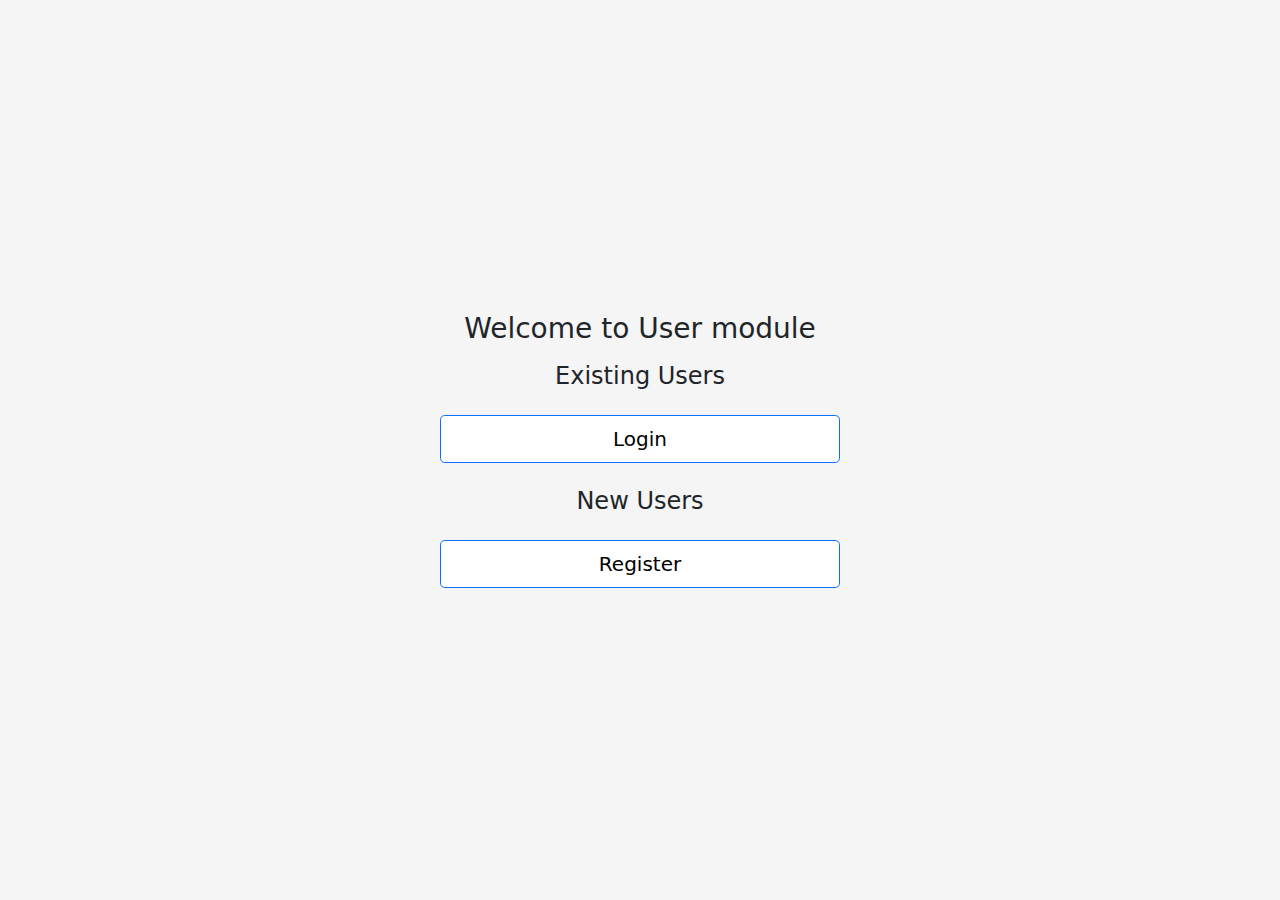
<file: index.html>
<!DOCTYPE html>
<html lang="en">

<head>
    <meta charset="UTF-8">
    <meta name="viewport" content="width=device-width, initial-scale=1.0">
    <title>Communication Application using Javascript and local storage</title>
    <link href="././bootstrap/assets/dist/css/bootstrap.min.css" rel="stylesheet">
    <link href="style.css" rel="stylesheet">
</head>
<body class="text-center">
    <main class="form-signin">
        <form>
            <h1 class="h3 mb-3 fw-normal">Welcome to User module</h1>
            <div class="form-floating">
                <h2 class="h4 mb-4 fw-normal">Existing Users</h2>
                <a class="w-100 btn btn-lg btn-primary" href="login.html">Login</a>
            </div>
            <div class="form-floating">
                &nbsp;
            </div>            
            <div class="form-floating">
                <h2 class="h4 mb-4 fw-normal">New Users</h2>
                <a class="w-100 btn btn-lg btn-primary" href="register.html">Register</a>
            </div>
        </form>
    </main>
</body>

</html>
</file>
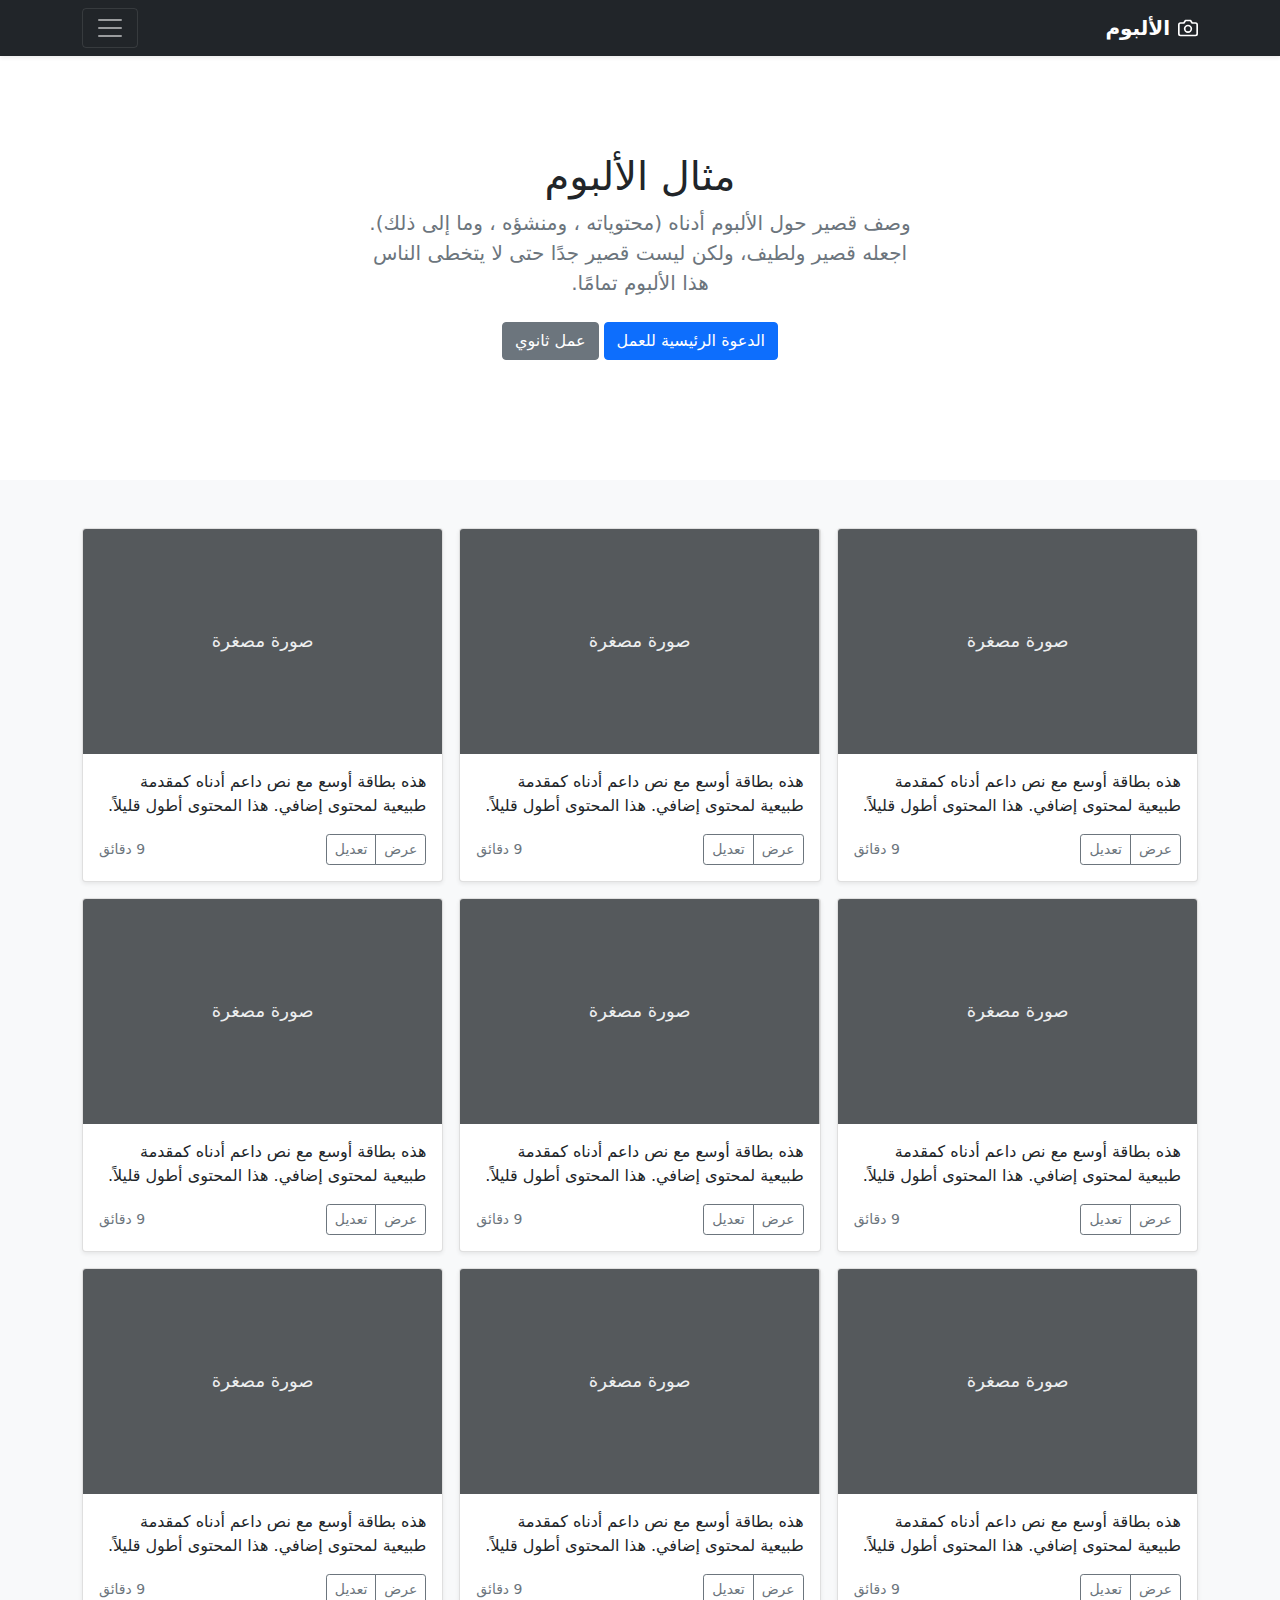
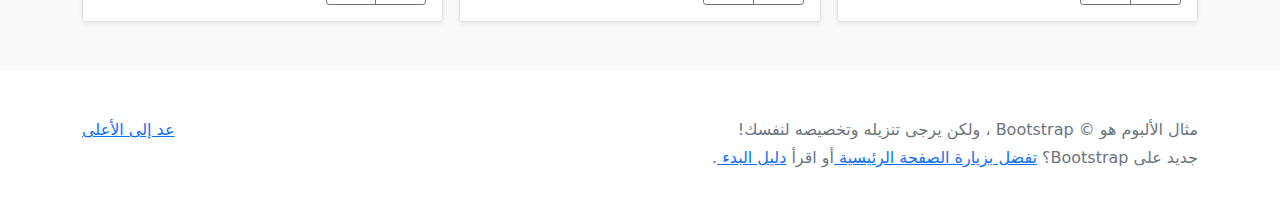
<file: bootstrap/album-rtl/index.html>
<!doctype html>
<html lang="ar" dir="rtl">
  <head>
    <meta charset="utf-8">
    <meta name="viewport" content="width=device-width, initial-scale=1">
    <meta name="description" content="">
    <meta name="author" content="Mark Otto, Jacob Thornton, and Bootstrap contributors">
    <meta name="generator" content="Hugo 0.84.0">
    <title>مثال الألبوم · Bootstrap v5.0</title>

    <link rel="canonical" href="https://getbootstrap.com/docs/5.0/examples/album-rtl/">

    

    <!-- Bootstrap core CSS -->
<link href="../assets/dist/css/bootstrap.rtl.min.css" rel="stylesheet">

    <style>
      .bd-placeholder-img {
        font-size: 1.125rem;
        text-anchor: middle;
        -webkit-user-select: none;
        -moz-user-select: none;
        user-select: none;
      }

      @media (min-width: 768px) {
        .bd-placeholder-img-lg {
          font-size: 3.5rem;
        }
      }
    </style>

    
  </head>
  <body>
    
<header>
  <div class="collapse bg-dark" id="navbarHeader">
    <div class="container">
      <div class="row">
        <div class="col-sm-8 col-md-7 py-4">
          <h4 class="text-white">حول</h4>
          <p class="text-muted">أضف بعض المعلومات حول الألبوم، المؤلف، أو أي سياق خلفية آخر. اجعلها بضع جمل حتى يتمكن الزوار من التقاط بعض التلميحات المفيدة. ثم اربطها ببعض مواقع التواصل الاجتماعي أو معلومات الاتصال.</p>
        </div>
        <div class="col-sm-4 offset-md-1 py-4">
          <h4 class="text-white">تواصل معي</h4>
          <ul class="list-unstyled">
            <li><a href="#" class="text-white">تابعني على تويتر</a></li>
            <li><a href="#" class="text-white">شاركني الإعجاب في فيسبوك</a></li>
            <li><a href="#" class="text-white">راسلني على البريد الإلكتروني</a></li>
          </ul>
        </div>
      </div>
    </div>
  </div>
  <div class="navbar navbar-dark bg-dark shadow-sm">
    <div class="container">
      <a href="#" class="navbar-brand d-flex align-items-center">
        <svg xmlns="http://www.w3.org/2000/svg" width="20" height="20" fill="none" stroke="currentColor" stroke-linecap="round" stroke-linejoin="round" stroke-width="2" aria-hidden="true" class="me-2" viewBox="0 0 24 24"><path d="M23 19a2 2 0 0 1-2 2H3a2 2 0 0 1-2-2V8a2 2 0 0 1 2-2h4l2-3h6l2 3h4a2 2 0 0 1 2 2z"/><circle cx="12" cy="13" r="4"/></svg>
        <strong>الألبوم</strong>
      </a>
      <button class="navbar-toggler" type="button" data-bs-toggle="collapse" data-bs-target="#navbarHeader" aria-controls="navbarHeader" aria-expanded="false" aria-label="تبديل التنقل">
        <span class="navbar-toggler-icon"></span>
      </button>
    </div>
  </div>
</header>

<main>

  <section class="py-5 text-center container">
    <div class="row py-lg-5">
      <div class="col-lg-6 col-md-8 mx-auto">
        <h1 class="fw-light">مثال الألبوم</h1>
        <p class="lead text-muted">وصف قصير حول الألبوم أدناه (محتوياته ، ومنشؤه ، وما إلى ذلك). اجعله قصير ولطيف، ولكن ليست قصير جدًا حتى لا يتخطى الناس هذا الألبوم تمامًا.</p>
        <p>
          <a href="#" class="btn btn-primary my-2">الدعوة الرئيسية للعمل</a>
          <a href="#" class="btn btn-secondary my-2">عمل ثانوي</a>
        </p>
      </div>
    </div>
  </section>

  <div class="album py-5 bg-light">
    <div class="container">

      <div class="row row-cols-1 row-cols-sm-2 row-cols-md-3 g-3">
        <div class="col">
          <div class="card shadow-sm">
            <svg class="bd-placeholder-img card-img-top" width="100%" height="225" xmlns="http://www.w3.org/2000/svg" role="img" aria-label="Placeholder: صورة مصغرة" preserveAspectRatio="xMidYMid slice" focusable="false"><title>Placeholder</title><rect width="100%" height="100%" fill="#55595c"/><text x="50%" y="50%" fill="#eceeef" dy=".3em">صورة مصغرة</text></svg>

            <div class="card-body">
              <p class="card-text">هذه بطاقة أوسع مع نص داعم أدناه كمقدمة طبيعية لمحتوى إضافي. هذا المحتوى أطول قليلاً.</p>
              <div class="d-flex justify-content-between align-items-center">
                <div class="btn-group">
                  <button type="button" class="btn btn-sm btn-outline-secondary">عرض</button>
                  <button type="button" class="btn btn-sm btn-outline-secondary">تعديل</button>
                </div>
                <small class="text-muted">9 دقائق</small>
              </div>
            </div>
          </div>
        </div>
        <div class="col">
          <div class="card shadow-sm">
            <svg class="bd-placeholder-img card-img-top" width="100%" height="225" xmlns="http://www.w3.org/2000/svg" role="img" aria-label="Placeholder: صورة مصغرة" preserveAspectRatio="xMidYMid slice" focusable="false"><title>Placeholder</title><rect width="100%" height="100%" fill="#55595c"/><text x="50%" y="50%" fill="#eceeef" dy=".3em">صورة مصغرة</text></svg>

            <div class="card-body">
              <p class="card-text">هذه بطاقة أوسع مع نص داعم أدناه كمقدمة طبيعية لمحتوى إضافي. هذا المحتوى أطول قليلاً.</p>
              <div class="d-flex justify-content-between align-items-center">
                <div class="btn-group">
                  <button type="button" class="btn btn-sm btn-outline-secondary">عرض</button>
                  <button type="button" class="btn btn-sm btn-outline-secondary">تعديل</button>
                </div>
                <small class="text-muted">9 دقائق</small>
              </div>
            </div>
          </div>
        </div>
        <div class="col">
          <div class="card shadow-sm">
            <svg class="bd-placeholder-img card-img-top" width="100%" height="225" xmlns="http://www.w3.org/2000/svg" role="img" aria-label="Placeholder: صورة مصغرة" preserveAspectRatio="xMidYMid slice" focusable="false"><title>Placeholder</title><rect width="100%" height="100%" fill="#55595c"/><text x="50%" y="50%" fill="#eceeef" dy=".3em">صورة مصغرة</text></svg>

            <div class="card-body">
              <p class="card-text">هذه بطاقة أوسع مع نص داعم أدناه كمقدمة طبيعية لمحتوى إضافي. هذا المحتوى أطول قليلاً.</p>
              <div class="d-flex justify-content-between align-items-center">
                <div class="btn-group">
                  <button type="button" class="btn btn-sm btn-outline-secondary">عرض</button>
                  <button type="button" class="btn btn-sm btn-outline-secondary">تعديل</button>
                </div>
                <small class="text-muted">9 دقائق</small>
              </div>
            </div>
          </div>
        </div>

        <div class="col">
          <div class="card shadow-sm">
            <svg class="bd-placeholder-img card-img-top" width="100%" height="225" xmlns="http://www.w3.org/2000/svg" role="img" aria-label="Placeholder: صورة مصغرة" preserveAspectRatio="xMidYMid slice" focusable="false"><title>Placeholder</title><rect width="100%" height="100%" fill="#55595c"/><text x="50%" y="50%" fill="#eceeef" dy=".3em">صورة مصغرة</text></svg>

            <div class="card-body">
              <p class="card-text">هذه بطاقة أوسع مع نص داعم أدناه كمقدمة طبيعية لمحتوى إضافي. هذا المحتوى أطول قليلاً.</p>
              <div class="d-flex justify-content-between align-items-center">
                <div class="btn-group">
                  <button type="button" class="btn btn-sm btn-outline-secondary">عرض</button>
                  <button type="button" class="btn btn-sm btn-outline-secondary">تعديل</button>
                </div>
                <small class="text-muted">9 دقائق</small>
              </div>
            </div>
          </div>
        </div>
        <div class="col">
          <div class="card shadow-sm">
            <svg class="bd-placeholder-img card-img-top" width="100%" height="225" xmlns="http://www.w3.org/2000/svg" role="img" aria-label="Placeholder: صورة مصغرة" preserveAspectRatio="xMidYMid slice" focusable="false"><title>Placeholder</title><rect width="100%" height="100%" fill="#55595c"/><text x="50%" y="50%" fill="#eceeef" dy=".3em">صورة مصغرة</text></svg>

            <div class="card-body">
              <p class="card-text">هذه بطاقة أوسع مع نص داعم أدناه كمقدمة طبيعية لمحتوى إضافي. هذا المحتوى أطول قليلاً.</p>
              <div class="d-flex justify-content-between align-items-center">
                <div class="btn-group">
                  <button type="button" class="btn btn-sm btn-outline-secondary">عرض</button>
                  <button type="button" class="btn btn-sm btn-outline-secondary">تعديل</button>
                </div>
                <small class="text-muted">9 دقائق</small>
              </div>
            </div>
          </div>
        </div>
        <div class="col">
          <div class="card shadow-sm">
            <svg class="bd-placeholder-img card-img-top" width="100%" height="225" xmlns="http://www.w3.org/2000/svg" role="img" aria-label="Placeholder: صورة مصغرة" preserveAspectRatio="xMidYMid slice" focusable="false"><title>Placeholder</title><rect width="100%" height="100%" fill="#55595c"/><text x="50%" y="50%" fill="#eceeef" dy=".3em">صورة مصغرة</text></svg>

            <div class="card-body">
              <p class="card-text">هذه بطاقة أوسع مع نص داعم أدناه كمقدمة طبيعية لمحتوى إضافي. هذا المحتوى أطول قليلاً.</p>
              <div class="d-flex justify-content-between align-items-center">
                <div class="btn-group">
                  <button type="button" class="btn btn-sm btn-outline-secondary">عرض</button>
                  <button type="button" class="btn btn-sm btn-outline-secondary">تعديل</button>
                </div>
                <small class="text-muted">9 دقائق</small>
              </div>
            </div>
          </div>
        </div>

        <div class="col">
          <div class="card shadow-sm">
            <svg class="bd-placeholder-img card-img-top" width="100%" height="225" xmlns="http://www.w3.org/2000/svg" role="img" aria-label="Placeholder: صورة مصغرة" preserveAspectRatio="xMidYMid slice" focusable="false"><title>Placeholder</title><rect width="100%" height="100%" fill="#55595c"/><text x="50%" y="50%" fill="#eceeef" dy=".3em">صورة مصغرة</text></svg>

            <div class="card-body">
              <p class="card-text">هذه بطاقة أوسع مع نص داعم أدناه كمقدمة طبيعية لمحتوى إضافي. هذا المحتوى أطول قليلاً.</p>
              <div class="d-flex justify-content-between align-items-center">
                <div class="btn-group">
                  <button type="button" class="btn btn-sm btn-outline-secondary">عرض</button>
                  <button type="button" class="btn btn-sm btn-outline-secondary">تعديل</button>
                </div>
                <small class="text-muted">9 دقائق</small>
              </div>
            </div>
          </div>
        </div>
        <div class="col">
          <div class="card shadow-sm">
            <svg class="bd-placeholder-img card-img-top" width="100%" height="225" xmlns="http://www.w3.org/2000/svg" role="img" aria-label="Placeholder: صورة مصغرة" preserveAspectRatio="xMidYMid slice" focusable="false"><title>Placeholder</title><rect width="100%" height="100%" fill="#55595c"/><text x="50%" y="50%" fill="#eceeef" dy=".3em">صورة مصغرة</text></svg>

            <div class="card-body">
              <p class="card-text">هذه بطاقة أوسع مع نص داعم أدناه كمقدمة طبيعية لمحتوى إضافي. هذا المحتوى أطول قليلاً.</p>
              <div class="d-flex justify-content-between align-items-center">
                <div class="btn-group">
                  <button type="button" class="btn btn-sm btn-outline-secondary">عرض</button>
                  <button type="button" class="btn btn-sm btn-outline-secondary">تعديل</button>
                </div>
                <small class="text-muted">9 دقائق</small>
              </div>
            </div>
          </div>
        </div>
        <div class="col">
          <div class="card shadow-sm">
            <svg class="bd-placeholder-img card-img-top" width="100%" height="225" xmlns="http://www.w3.org/2000/svg" role="img" aria-label="Placeholder: صورة مصغرة" preserveAspectRatio="xMidYMid slice" focusable="false"><title>Placeholder</title><rect width="100%" height="100%" fill="#55595c"/><text x="50%" y="50%" fill="#eceeef" dy=".3em">صورة مصغرة</text></svg>

            <div class="card-body">
              <p class="card-text">هذه بطاقة أوسع مع نص داعم أدناه كمقدمة طبيعية لمحتوى إضافي. هذا المحتوى أطول قليلاً.</p>
              <div class="d-flex justify-content-between align-items-center">
                <div class="btn-group">
                  <button type="button" class="btn btn-sm btn-outline-secondary">عرض</button>
                  <button type="button" class="btn btn-sm btn-outline-secondary">تعديل</button>
                </div>
                <small class="text-muted">9 دقائق</small>
              </div>
            </div>
          </div>
        </div>
      </div>
    </div>
  </div>

</main>

<footer class="text-muted py-5">
  <div class="container">
    <p class="float-end mb-1">
      <a href="#">عد إلى الأعلى</a>
    </p>
    <p class="mb-1">مثال الألبوم هو © Bootstrap ، ولكن يرجى تنزيله وتخصيصه لنفسك!</p>
    <p class="mb-0">جديد على Bootstrap؟ <a href="/"> تفضل بزيارة الصفحة الرئيسية </a> أو اقرأ <a href="../getting-started/introduction/ "> دليل البدء </a>.</p>
  </div>
</footer>


    <script src="../assets/dist/js/bootstrap.bundle.min.js"></script>

      
  </body>
</html>
</file>
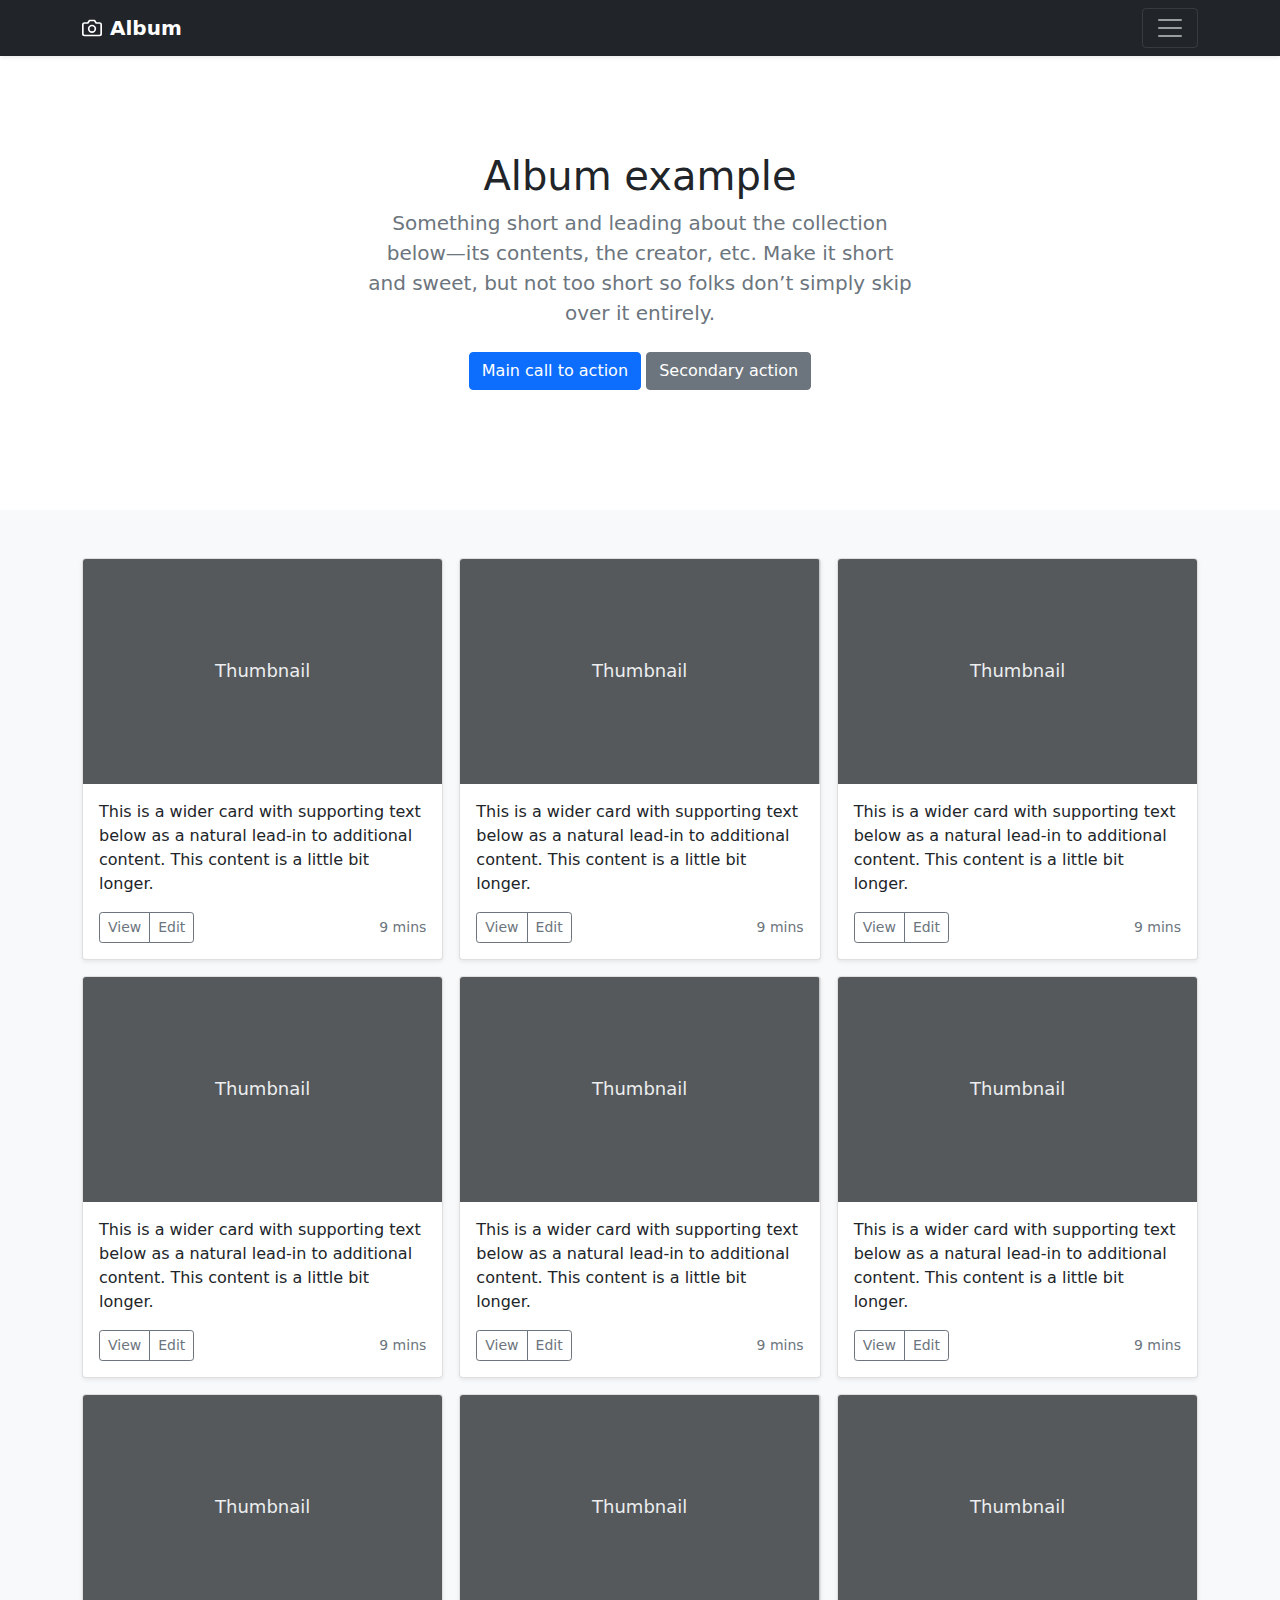
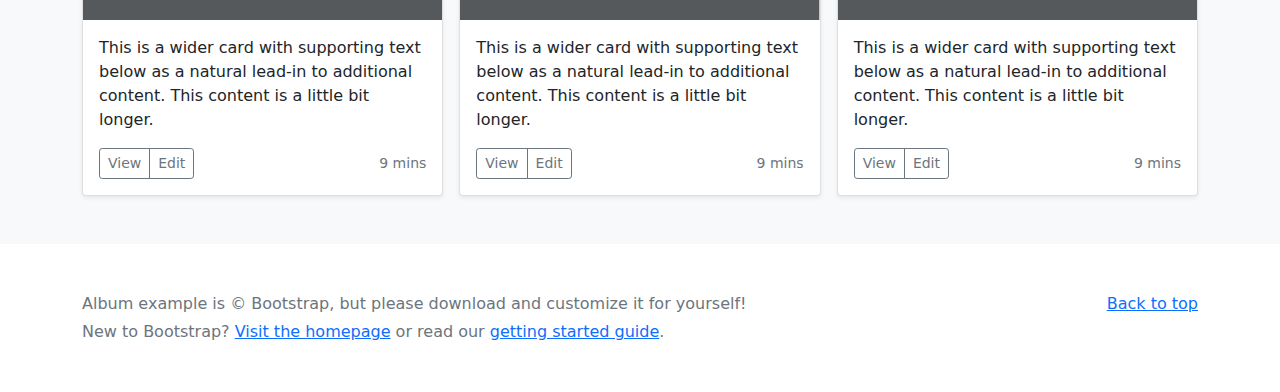
<file: bootstrap/album/index.html>
<!doctype html>
<html lang="en">
  <head>
    <meta charset="utf-8">
    <meta name="viewport" content="width=device-width, initial-scale=1">
    <meta name="description" content="">
    <meta name="author" content="Mark Otto, Jacob Thornton, and Bootstrap contributors">
    <meta name="generator" content="Hugo 0.84.0">
    <title>Album example · Bootstrap v5.0</title>

    <link rel="canonical" href="https://getbootstrap.com/docs/5.0/examples/album/">

    

    <!-- Bootstrap core CSS -->
<link href="../assets/dist/css/bootstrap.min.css" rel="stylesheet">

    <style>
      .bd-placeholder-img {
        font-size: 1.125rem;
        text-anchor: middle;
        -webkit-user-select: none;
        -moz-user-select: none;
        user-select: none;
      }

      @media (min-width: 768px) {
        .bd-placeholder-img-lg {
          font-size: 3.5rem;
        }
      }
    </style>

    
  </head>
  <body>
    
<header>
  <div class="collapse bg-dark" id="navbarHeader">
    <div class="container">
      <div class="row">
        <div class="col-sm-8 col-md-7 py-4">
          <h4 class="text-white">About</h4>
          <p class="text-muted">Add some information about the album below, the author, or any other background context. Make it a few sentences long so folks can pick up some informative tidbits. Then, link them off to some social networking sites or contact information.</p>
        </div>
        <div class="col-sm-4 offset-md-1 py-4">
          <h4 class="text-white">Contact</h4>
          <ul class="list-unstyled">
            <li><a href="#" class="text-white">Follow on Twitter</a></li>
            <li><a href="#" class="text-white">Like on Facebook</a></li>
            <li><a href="#" class="text-white">Email me</a></li>
          </ul>
        </div>
      </div>
    </div>
  </div>
  <div class="navbar navbar-dark bg-dark shadow-sm">
    <div class="container">
      <a href="#" class="navbar-brand d-flex align-items-center">
        <svg xmlns="http://www.w3.org/2000/svg" width="20" height="20" fill="none" stroke="currentColor" stroke-linecap="round" stroke-linejoin="round" stroke-width="2" aria-hidden="true" class="me-2" viewBox="0 0 24 24"><path d="M23 19a2 2 0 0 1-2 2H3a2 2 0 0 1-2-2V8a2 2 0 0 1 2-2h4l2-3h6l2 3h4a2 2 0 0 1 2 2z"/><circle cx="12" cy="13" r="4"/></svg>
        <strong>Album</strong>
      </a>
      <button class="navbar-toggler" type="button" data-bs-toggle="collapse" data-bs-target="#navbarHeader" aria-controls="navbarHeader" aria-expanded="false" aria-label="Toggle navigation">
        <span class="navbar-toggler-icon"></span>
      </button>
    </div>
  </div>
</header>

<main>

  <section class="py-5 text-center container">
    <div class="row py-lg-5">
      <div class="col-lg-6 col-md-8 mx-auto">
        <h1 class="fw-light">Album example</h1>
        <p class="lead text-muted">Something short and leading about the collection below—its contents, the creator, etc. Make it short and sweet, but not too short so folks don’t simply skip over it entirely.</p>
        <p>
          <a href="#" class="btn btn-primary my-2">Main call to action</a>
          <a href="#" class="btn btn-secondary my-2">Secondary action</a>
        </p>
      </div>
    </div>
  </section>

  <div class="album py-5 bg-light">
    <div class="container">

      <div class="row row-cols-1 row-cols-sm-2 row-cols-md-3 g-3">
        <div class="col">
          <div class="card shadow-sm">
            <svg class="bd-placeholder-img card-img-top" width="100%" height="225" xmlns="http://www.w3.org/2000/svg" role="img" aria-label="Placeholder: Thumbnail" preserveAspectRatio="xMidYMid slice" focusable="false"><title>Placeholder</title><rect width="100%" height="100%" fill="#55595c"/><text x="50%" y="50%" fill="#eceeef" dy=".3em">Thumbnail</text></svg>

            <div class="card-body">
              <p class="card-text">This is a wider card with supporting text below as a natural lead-in to additional content. This content is a little bit longer.</p>
              <div class="d-flex justify-content-between align-items-center">
                <div class="btn-group">
                  <button type="button" class="btn btn-sm btn-outline-secondary">View</button>
                  <button type="button" class="btn btn-sm btn-outline-secondary">Edit</button>
                </div>
                <small class="text-muted">9 mins</small>
              </div>
            </div>
          </div>
        </div>
        <div class="col">
          <div class="card shadow-sm">
            <svg class="bd-placeholder-img card-img-top" width="100%" height="225" xmlns="http://www.w3.org/2000/svg" role="img" aria-label="Placeholder: Thumbnail" preserveAspectRatio="xMidYMid slice" focusable="false"><title>Placeholder</title><rect width="100%" height="100%" fill="#55595c"/><text x="50%" y="50%" fill="#eceeef" dy=".3em">Thumbnail</text></svg>

            <div class="card-body">
              <p class="card-text">This is a wider card with supporting text below as a natural lead-in to additional content. This content is a little bit longer.</p>
              <div class="d-flex justify-content-between align-items-center">
                <div class="btn-group">
                  <button type="button" class="btn btn-sm btn-outline-secondary">View</button>
                  <button type="button" class="btn btn-sm btn-outline-secondary">Edit</button>
                </div>
                <small class="text-muted">9 mins</small>
              </div>
            </div>
          </div>
        </div>
        <div class="col">
          <div class="card shadow-sm">
            <svg class="bd-placeholder-img card-img-top" width="100%" height="225" xmlns="http://www.w3.org/2000/svg" role="img" aria-label="Placeholder: Thumbnail" preserveAspectRatio="xMidYMid slice" focusable="false"><title>Placeholder</title><rect width="100%" height="100%" fill="#55595c"/><text x="50%" y="50%" fill="#eceeef" dy=".3em">Thumbnail</text></svg>

            <div class="card-body">
              <p class="card-text">This is a wider card with supporting text below as a natural lead-in to additional content. This content is a little bit longer.</p>
              <div class="d-flex justify-content-between align-items-center">
                <div class="btn-group">
                  <button type="button" class="btn btn-sm btn-outline-secondary">View</button>
                  <button type="button" class="btn btn-sm btn-outline-secondary">Edit</button>
                </div>
                <small class="text-muted">9 mins</small>
              </div>
            </div>
          </div>
        </div>

        <div class="col">
          <div class="card shadow-sm">
            <svg class="bd-placeholder-img card-img-top" width="100%" height="225" xmlns="http://www.w3.org/2000/svg" role="img" aria-label="Placeholder: Thumbnail" preserveAspectRatio="xMidYMid slice" focusable="false"><title>Placeholder</title><rect width="100%" height="100%" fill="#55595c"/><text x="50%" y="50%" fill="#eceeef" dy=".3em">Thumbnail</text></svg>

            <div class="card-body">
              <p class="card-text">This is a wider card with supporting text below as a natural lead-in to additional content. This content is a little bit longer.</p>
              <div class="d-flex justify-content-between align-items-center">
                <div class="btn-group">
                  <button type="button" class="btn btn-sm btn-outline-secondary">View</button>
                  <button type="button" class="btn btn-sm btn-outline-secondary">Edit</button>
                </div>
                <small class="text-muted">9 mins</small>
              </div>
            </div>
          </div>
        </div>
        <div class="col">
          <div class="card shadow-sm">
            <svg class="bd-placeholder-img card-img-top" width="100%" height="225" xmlns="http://www.w3.org/2000/svg" role="img" aria-label="Placeholder: Thumbnail" preserveAspectRatio="xMidYMid slice" focusable="false"><title>Placeholder</title><rect width="100%" height="100%" fill="#55595c"/><text x="50%" y="50%" fill="#eceeef" dy=".3em">Thumbnail</text></svg>

            <div class="card-body">
              <p class="card-text">This is a wider card with supporting text below as a natural lead-in to additional content. This content is a little bit longer.</p>
              <div class="d-flex justify-content-between align-items-center">
                <div class="btn-group">
                  <button type="button" class="btn btn-sm btn-outline-secondary">View</button>
                  <button type="button" class="btn btn-sm btn-outline-secondary">Edit</button>
                </div>
                <small class="text-muted">9 mins</small>
              </div>
            </div>
          </div>
        </div>
        <div class="col">
          <div class="card shadow-sm">
            <svg class="bd-placeholder-img card-img-top" width="100%" height="225" xmlns="http://www.w3.org/2000/svg" role="img" aria-label="Placeholder: Thumbnail" preserveAspectRatio="xMidYMid slice" focusable="false"><title>Placeholder</title><rect width="100%" height="100%" fill="#55595c"/><text x="50%" y="50%" fill="#eceeef" dy=".3em">Thumbnail</text></svg>

            <div class="card-body">
              <p class="card-text">This is a wider card with supporting text below as a natural lead-in to additional content. This content is a little bit longer.</p>
              <div class="d-flex justify-content-between align-items-center">
                <div class="btn-group">
                  <button type="button" class="btn btn-sm btn-outline-secondary">View</button>
                  <button type="button" class="btn btn-sm btn-outline-secondary">Edit</button>
                </div>
                <small class="text-muted">9 mins</small>
              </div>
            </div>
          </div>
        </div>

        <div class="col">
          <div class="card shadow-sm">
            <svg class="bd-placeholder-img card-img-top" width="100%" height="225" xmlns="http://www.w3.org/2000/svg" role="img" aria-label="Placeholder: Thumbnail" preserveAspectRatio="xMidYMid slice" focusable="false"><title>Placeholder</title><rect width="100%" height="100%" fill="#55595c"/><text x="50%" y="50%" fill="#eceeef" dy=".3em">Thumbnail</text></svg>

            <div class="card-body">
              <p class="card-text">This is a wider card with supporting text below as a natural lead-in to additional content. This content is a little bit longer.</p>
              <div class="d-flex justify-content-between align-items-center">
                <div class="btn-group">
                  <button type="button" class="btn btn-sm btn-outline-secondary">View</button>
                  <button type="button" class="btn btn-sm btn-outline-secondary">Edit</button>
                </div>
                <small class="text-muted">9 mins</small>
              </div>
            </div>
          </div>
        </div>
        <div class="col">
          <div class="card shadow-sm">
            <svg class="bd-placeholder-img card-img-top" width="100%" height="225" xmlns="http://www.w3.org/2000/svg" role="img" aria-label="Placeholder: Thumbnail" preserveAspectRatio="xMidYMid slice" focusable="false"><title>Placeholder</title><rect width="100%" height="100%" fill="#55595c"/><text x="50%" y="50%" fill="#eceeef" dy=".3em">Thumbnail</text></svg>

            <div class="card-body">
              <p class="card-text">This is a wider card with supporting text below as a natural lead-in to additional content. This content is a little bit longer.</p>
              <div class="d-flex justify-content-between align-items-center">
                <div class="btn-group">
                  <button type="button" class="btn btn-sm btn-outline-secondary">View</button>
                  <button type="button" class="btn btn-sm btn-outline-secondary">Edit</button>
                </div>
                <small class="text-muted">9 mins</small>
              </div>
            </div>
          </div>
        </div>
        <div class="col">
          <div class="card shadow-sm">
            <svg class="bd-placeholder-img card-img-top" width="100%" height="225" xmlns="http://www.w3.org/2000/svg" role="img" aria-label="Placeholder: Thumbnail" preserveAspectRatio="xMidYMid slice" focusable="false"><title>Placeholder</title><rect width="100%" height="100%" fill="#55595c"/><text x="50%" y="50%" fill="#eceeef" dy=".3em">Thumbnail</text></svg>

            <div class="card-body">
              <p class="card-text">This is a wider card with supporting text below as a natural lead-in to additional content. This content is a little bit longer.</p>
              <div class="d-flex justify-content-between align-items-center">
                <div class="btn-group">
                  <button type="button" class="btn btn-sm btn-outline-secondary">View</button>
                  <button type="button" class="btn btn-sm btn-outline-secondary">Edit</button>
                </div>
                <small class="text-muted">9 mins</small>
              </div>
            </div>
          </div>
        </div>
      </div>
    </div>
  </div>

</main>

<footer class="text-muted py-5">
  <div class="container">
    <p class="float-end mb-1">
      <a href="#">Back to top</a>
    </p>
    <p class="mb-1">Album example is &copy; Bootstrap, but please download and customize it for yourself!</p>
    <p class="mb-0">New to Bootstrap? <a href="/">Visit the homepage</a> or read our <a href="../getting-started/introduction/">getting started guide</a>.</p>
  </div>
</footer>


    <script src="../assets/dist/js/bootstrap.bundle.min.js"></script>

      
  </body>
</html>
</file>
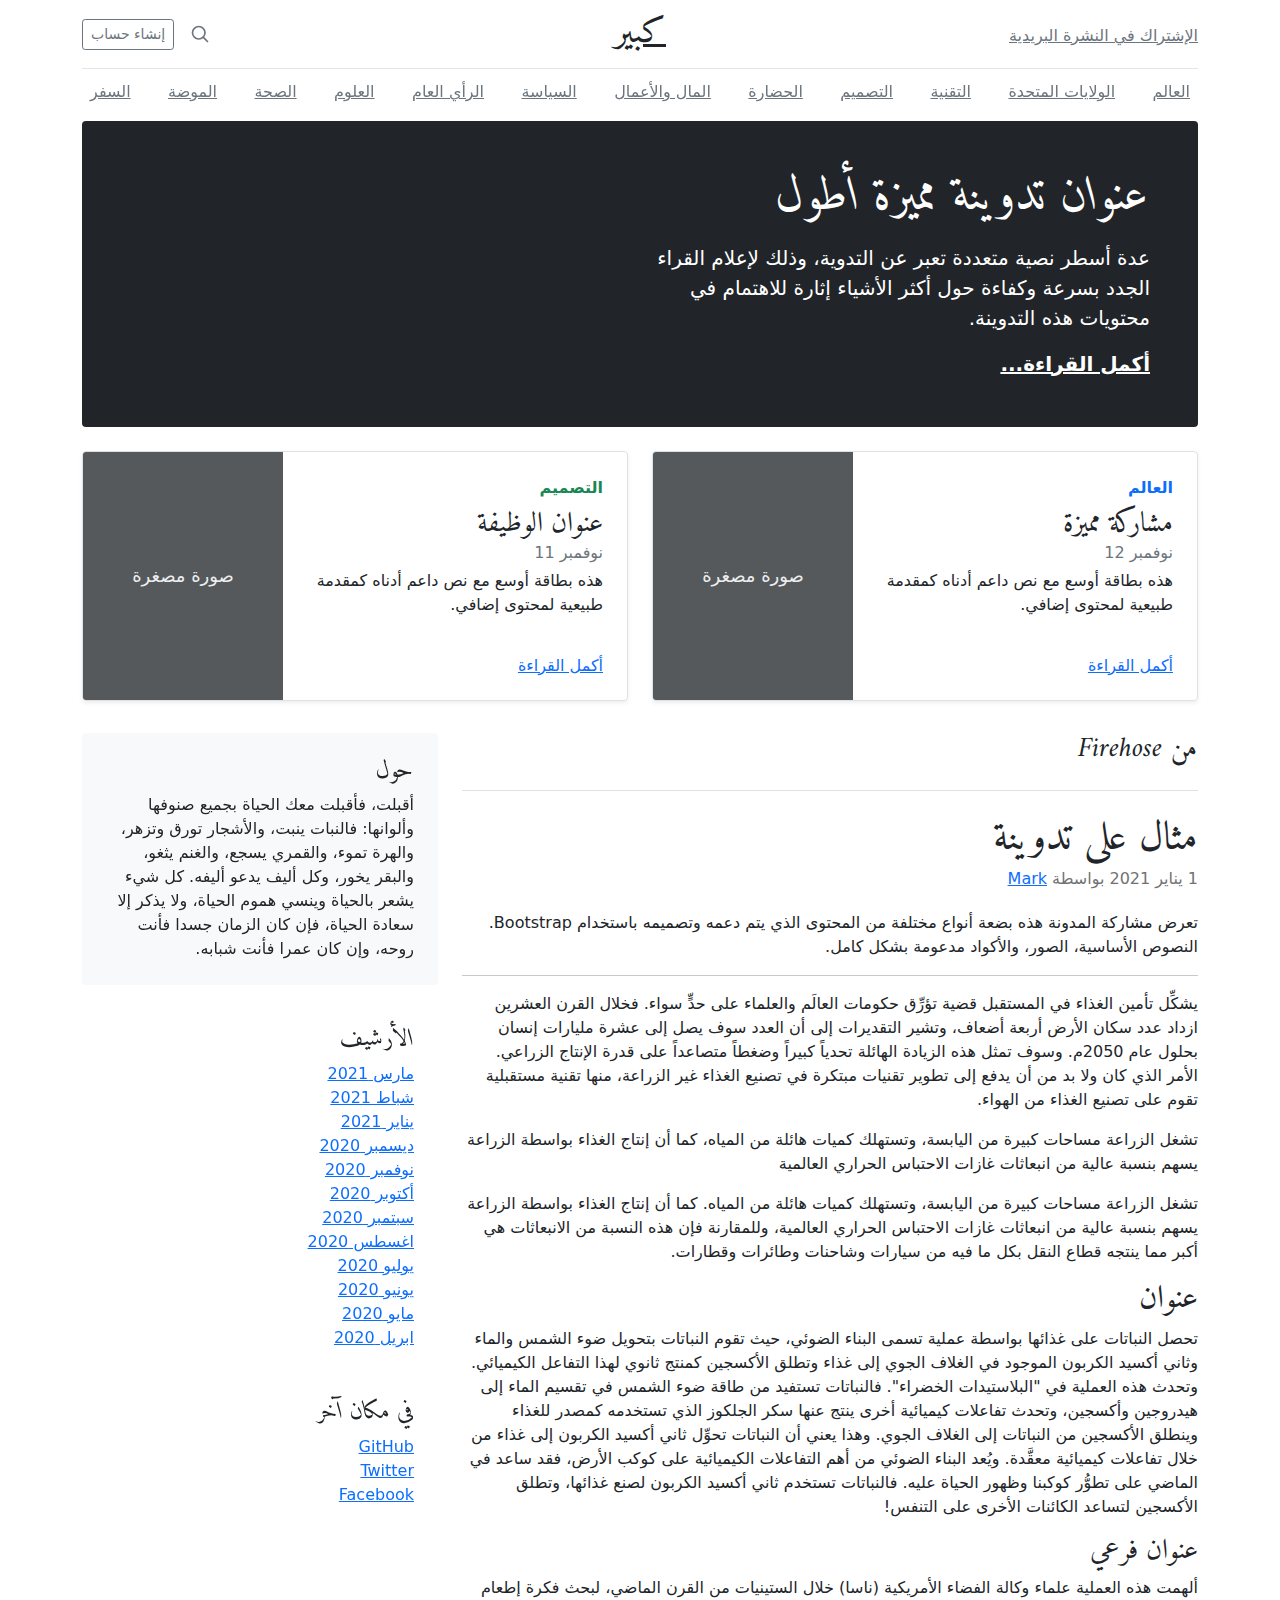
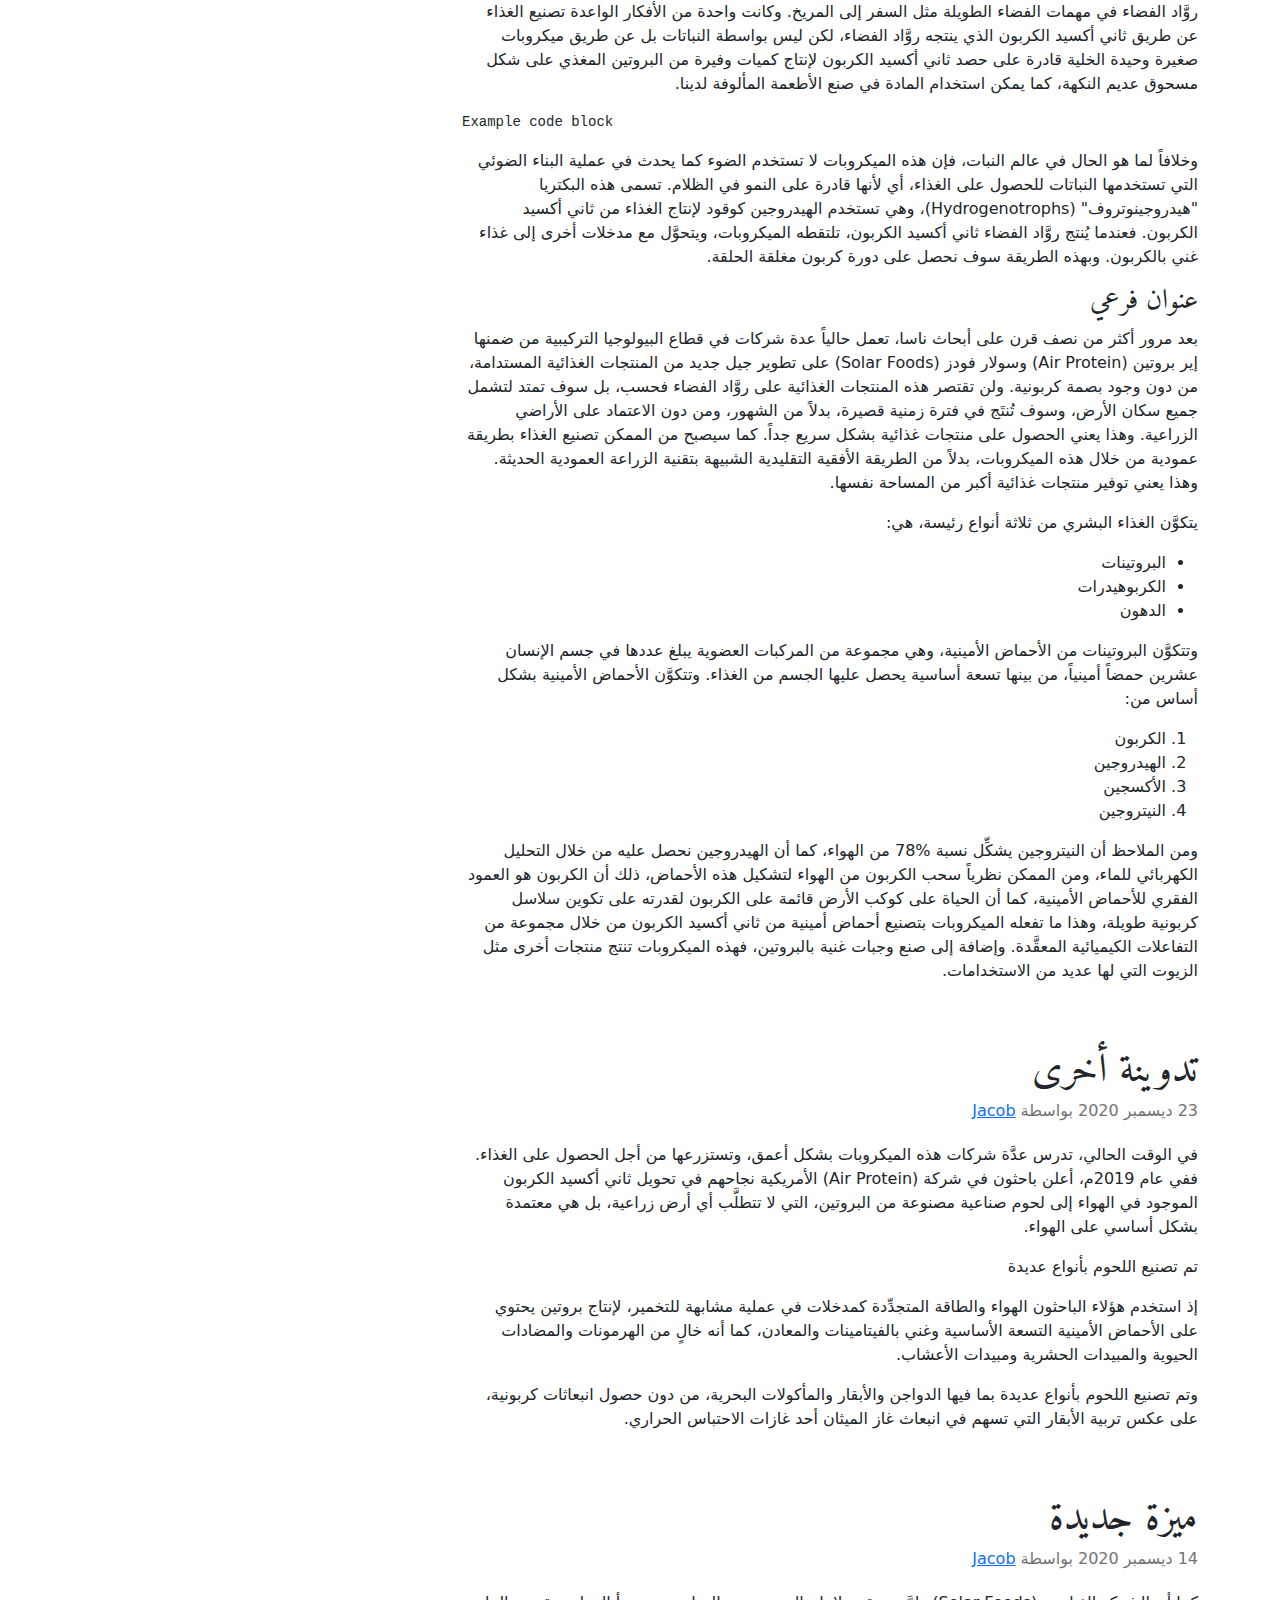
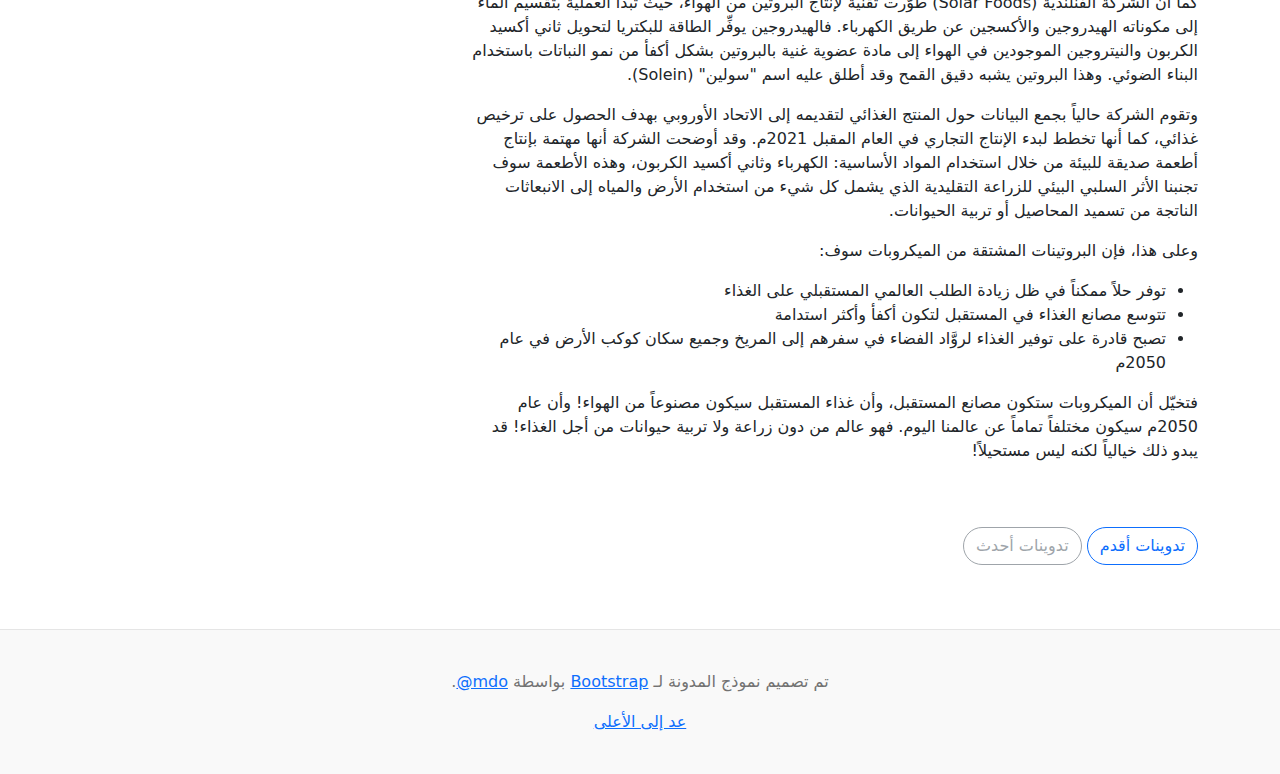
<file: bootstrap/blog-rtl/index.html>
<!doctype html>
<html lang="ar" dir="rtl">
  <head>
    <meta charset="utf-8">
    <meta name="viewport" content="width=device-width, initial-scale=1">
    <meta name="description" content="">
    <meta name="author" content="Mark Otto, Jacob Thornton, and Bootstrap contributors">
    <meta name="generator" content="Hugo 0.84.0">
    <title>قالب المدونة · Bootstrap v5.0</title>

    <link rel="canonical" href="https://getbootstrap.com/docs/5.0/examples/blog-rtl/">

    

    <!-- Bootstrap core CSS -->
<link href="../assets/dist/css/bootstrap.rtl.min.css" rel="stylesheet">

    <style>
      .bd-placeholder-img {
        font-size: 1.125rem;
        text-anchor: middle;
        -webkit-user-select: none;
        -moz-user-select: none;
        user-select: none;
      }

      @media (min-width: 768px) {
        .bd-placeholder-img-lg {
          font-size: 3.5rem;
        }
      }
    </style>

    
    <!-- Custom styles for this template -->
    <link href="https://fonts.googleapis.com/css?family=Amiri:wght@400;700&amp;display=swap" rel="stylesheet">
    <!-- Custom styles for this template -->
    <link href="../blog/blog.rtl.css" rel="stylesheet">
  </head>
  <body>
    
<div class="container">
  <header class="blog-header py-3">
    <div class="row flex-nowrap justify-content-between align-items-center">
      <div class="col-4 pt-1">
        <a class="link-secondary" href="#">الإشتراك في النشرة البريدية</a>
      </div>
      <div class="col-4 text-center">
        <a class="blog-header-logo text-dark" href="#">كبير</a>
      </div>
      <div class="col-4 d-flex justify-content-end align-items-center">
        <a class="link-secondary" href="#" aria-label="بحث">
          <svg xmlns="http://www.w3.org/2000/svg" width="20" height="20" fill="none" stroke="currentColor" stroke-linecap="round" stroke-linejoin="round" stroke-width="2" class="mx-3" role="img" viewBox="0 0 24 24"><title>بحث</title><circle cx="10.5" cy="10.5" r="7.5"/><path d="M21 21l-5.2-5.2"/></svg>
        </a>
        <a class="btn btn-sm btn-outline-secondary" href="#">إنشاء حساب</a>
      </div>
    </div>
  </header>

  <div class="nav-scroller py-1 mb-2">
    <nav class="nav d-flex justify-content-between">
      <a class="p-2 link-secondary" href="#">العالم</a>
      <a class="p-2 link-secondary" href="#">الولايات المتحدة</a>
      <a class="p-2 link-secondary" href="#">التقنية</a>
      <a class="p-2 link-secondary" href="#">التصميم</a>
      <a class="p-2 link-secondary" href="#">الحضارة</a>
      <a class="p-2 link-secondary" href="#">المال والأعمال</a>
      <a class="p-2 link-secondary" href="#">السياسة</a>
      <a class="p-2 link-secondary" href="#">الرأي العام</a>
      <a class="p-2 link-secondary" href="#">العلوم</a>
      <a class="p-2 link-secondary" href="#">الصحة</a>
      <a class="p-2 link-secondary" href="#">الموضة</a>
      <a class="p-2 link-secondary" href="#">السفر</a>
    </nav>
  </div>
</div>

<main class="container">
  <div class="p-4 p-md-5 mb-4 text-white rounded bg-dark">
    <div class="col-md-6 px-0">
      <h1 class="display-4 fst-italic">عنوان تدوينة مميزة أطول</h1>
      <p class="lead my-3">عدة أسطر نصية متعددة تعبر عن التدوية، وذلك لإعلام القراء الجدد بسرعة وكفاءة حول أكثر الأشياء إثارة للاهتمام في محتويات هذه التدوينة.</p>
      <p class="lead mb-0"><a href="#" class="text-white fw-bold">أكمل القراءة...</a></p>
    </div>
  </div>

  <div class="row mb-2">
    <div class="col-md-6">
      <div class="row g-0 border rounded overflow-hidden flex-md-row mb-4 shadow-sm h-md-250 position-relative">
        <div class="col p-4 d-flex flex-column position-static">
          <strong class="d-inline-block mb-2 text-primary">العالم</strong>
          <h3 class="mb-0">مشاركة مميزة</h3>
          <div class="mb-1 text-muted">نوفمبر 12</div>
          <p class="card-text mb-auto">هذه بطاقة أوسع مع نص داعم أدناه كمقدمة طبيعية لمحتوى إضافي.</p>
          <a href="#" class="stretched-link">أكمل القراءة</a>
        </div>
        <div class="col-auto d-none d-lg-block">
          <svg class="bd-placeholder-img" width="200" height="250" xmlns="http://www.w3.org/2000/svg" role="img" aria-label="Placeholder: صورة مصغرة" preserveAspectRatio="xMidYMid slice" focusable="false"><title>Placeholder</title><rect width="100%" height="100%" fill="#55595c"/><text x="50%" y="50%" fill="#eceeef" dy=".3em">صورة مصغرة</text></svg>

        </div>
      </div>
    </div>
    <div class="col-md-6">
      <div class="row g-0 border rounded overflow-hidden flex-md-row mb-4 shadow-sm h-md-250 position-relative">
        <div class="col p-4 d-flex flex-column position-static">
          <strong class="d-inline-block mb-2 text-success">التصميم</strong>
          <h3 class="mb-0">عنوان الوظيفة</h3>
          <div class="mb-1 text-muted">نوفمبر 11</div>
          <p class="mb-auto">هذه بطاقة أوسع مع نص داعم أدناه كمقدمة طبيعية لمحتوى إضافي.</p>
          <a href="#" class="stretched-link">أكمل القراءة</a>
        </div>
        <div class="col-auto d-none d-lg-block">
          <svg class="bd-placeholder-img" width="200" height="250" xmlns="http://www.w3.org/2000/svg" role="img" aria-label="Placeholder: صورة مصغرة" preserveAspectRatio="xMidYMid slice" focusable="false"><title>Placeholder</title><rect width="100%" height="100%" fill="#55595c"/><text x="50%" y="50%" fill="#eceeef" dy=".3em">صورة مصغرة</text></svg>

        </div>
      </div>
    </div>
  </div>

  <div class="row">
    <div class="col-md-8">
      <h3 class="pb-4 mb-4 fst-italic border-bottom">
        من Firehose
      </h3>

      <article class="blog-post">
        <h2 class="blog-post-title">مثال على تدوينة</h2>
        <p class="blog-post-meta">1 يناير 2021 بواسطة <a href="#"> Mark </a></p>

        <p>تعرض مشاركة المدونة هذه بضعة أنواع مختلفة من المحتوى الذي يتم دعمه وتصميمه باستخدام Bootstrap. النصوص الأساسية، الصور، والأكواد مدعومة بشكل كامل.</p>
        <hr>
        <p>يشكِّل تأمين الغذاء في المستقبل قضية تؤرِّق حكومات العالَم والعلماء على حدٍّ سواء. فخلال القرن العشرين ازداد عدد سكان الأرض أربعة أضعاف، وتشير التقديرات إلى أن العدد سوف يصل إلى عشرة مليارات إنسان بحلول عام 2050م. وسوف تمثل هذه الزيادة الهائلة تحدياً كبيراً وضغطاً متصاعداً على قدرة الإنتاج الزراعي. الأمر الذي كان ولا بد من أن يدفع إلى تطوير تقنيات مبتكرة في تصنيع الغذاء غير الزراعة، منها تقنية مستقبلية تقوم على تصنيع الغذاء من الهواء.</p>
        <blockquote>
          <p>تشغل الزراعة مساحات كبيرة من اليابسة، وتستهلك كميات هائلة من المياه، كما أن إنتاج الغذاء بواسطة الزراعة يسهم بنسبة عالية من انبعاثات غازات الاحتباس الحراري العالمية</p>
        </blockquote>
        <p>تشغل الزراعة مساحات كبيرة من اليابسة، وتستهلك كميات هائلة من المياه. كما أن إنتاج الغذاء بواسطة الزراعة يسهم بنسبة عالية من انبعاثات غازات الاحتباس الحراري العالمية، وللمقارنة فإن هذه النسبة من الانبعاثات هي أكبر مما ينتجه قطاع النقل بكل ما فيه من سيارات وشاحنات وطائرات وقطارات.</p>
        <h2>عنوان</h2>
        <p>تحصل النباتات على غذائها بواسطة عملية تسمى البناء الضوئي، حيث تقوم النباتات بتحويل ضوء الشمس والماء وثاني أكسيد الكربون الموجود في الغلاف الجوي إلى غذاء وتطلق الأكسجين كمنتج ثانوي لهذا التفاعل الكيميائي. وتحدث هذه العملية في "البلاستيدات الخضراء". فالنباتات تستفيد من طاقة ضوء الشمس في تقسيم الماء إلى هيدروجين وأكسجين، وتحدث تفاعلات كيميائية أخرى ينتج عنها سكر الجلكوز الذي تستخدمه كمصدر للغذاء وينطلق الأكسجين من النباتات إلى الغلاف الجوي. وهذا يعني أن النباتات تحوِّل ثاني أكسيد الكربون إلى غذاء من خلال تفاعلات كيميائية معقَّدة. ويُعد البناء الضوئي من أهم التفاعلات الكيميائية على كوكب الأرض، فقد ساعد في الماضي على تطوُّر كوكبنا وظهور الحياة عليه. فالنباتات تستخدم ثاني أكسيد الكربون لصنع غذائها، وتطلق الأكسجين لتساعد الكائنات الأخرى على التنفس!</p>
        <h3>عنوان فرعي</h3>
        <p>ألهمت هذه العملية علماء وكالة الفضاء الأمريكية (ناسا) خلال الستينيات من القرن الماضي، لبحث فكرة إطعام روَّاد الفضاء في مهمات الفضاء الطويلة مثل السفر إلى المريخ. وكانت واحدة من الأفكار الواعدة تصنيع الغذاء عن طريق ثاني أكسيد الكربون الذي ينتجه روَّاد الفضاء، لكن ليس بواسطة النباتات بل عن طريق ميكروبات صغيرة وحيدة الخلية قادرة على حصد ثاني أكسيد الكربون لإنتاج كميات وفيرة من البروتين المغذي على شكل مسحوق عديم النكهة، كما يمكن استخدام المادة في صنع الأطعمة المألوفة لدينا.</p>
        <pre><code>Example code block</code></pre>
        <p>وخلافاً لما هو الحال في عالم النبات، فإن هذه الميكروبات لا تستخدم الضوء كما يحدث في عملية البناء الضوئي التي تستخدمها النباتات للحصول على الغذاء، أي لأنها قادرة على النمو في الظلام. تسمى هذه البكتريا "هيدروجينوتروف" (Hydrogenotrophs)، وهي تستخدم الهيدروجين كوقود لإنتاج الغذاء من ثاني أكسيد الكربون. فعندما يُنتج روَّاد الفضاء ثاني أكسيد الكربون، تلتقطه الميكروبات، ويتحوَّل مع مدخلات أخرى إلى غذاء غني بالكربون. وبهذه الطريقة سوف نحصل على دورة كربون مغلقة الحلقة.</p>
        <h3>عنوان فرعي</h3>
        <p>بعد مرور أكثر من نصف قرن على أبحاث ناسا، تعمل حالياً عدة شركات في قطاع البيولوجيا التركيبية من ضمنها إير بروتين (Air Protein) وسولار فودز (Solar Foods) على تطوير جيل جديد من المنتجات الغذائية المستدامة، من دون وجود بصمة كربونية. ولن تقتصر هذه المنتجات الغذائية على روَّاد الفضاء فحسب، بل سوف تمتد لتشمل جميع سكان الأرض، وسوف تُنتَج في فترة زمنية قصيرة، بدلاً من الشهور، ومن دون الاعتماد على الأراضي الزراعية. وهذا يعني الحصول على منتجات غذائية بشكل سريع جداً. كما سيصبح من الممكن تصنيع الغذاء بطريقة عمودية من خلال هذه الميكروبات، بدلاً من الطريقة الأفقية التقليدية الشبيهة بتقنية الزراعة العمودية الحديثة. وهذا يعني توفير منتجات غذائية أكبر من المساحة نفسها.</p>
        <p>يتكوَّن الغذاء البشري من ثلاثة أنواع رئيسة، هي:</p>
        <ul>
          <li>البروتينات</li>
          <li>الكربوهيدرات</li>
          <li>الدهون</li>
        </ul>
        <p>وتتكوَّن البروتينات من الأحماض الأمينية، وهي مجموعة من المركبات العضوية يبلغ عددها في جسم الإنسان عشرين حمضاً أمينياً، من بينها تسعة أساسية يحصل عليها الجسم من الغذاء. وتتكوَّن الأحماض الأمينية بشكل أساس من:</p>
        <ol>
          <li>الكربون</li>
          <li>الهيدروجين</li>
          <li>الأكسجين</li>
          <li>النيتروجين</li>
        </ol>
        <p>ومن الملاحظ أن النيتروجين يشكِّل نسبة %78 من الهواء، كما أن الهيدروجين نحصل عليه من خلال التحليل الكهربائي للماء، ومن الممكن نظرياً سحب الكربون من الهواء لتشكيل هذه الأحماض، ذلك أن الكربون هو العمود الفقري للأحماض الأمينية، كما أن الحياة على كوكب الأرض قائمة على الكربون لقدرته على تكوين سلاسل كربونية طويلة، وهذا ما تفعله الميكروبات بتصنيع أحماض أمينية من ثاني أكسيد الكربون من خلال مجموعة من التفاعلات الكيميائية المعقَّدة. وإضافة إلى صنع وجبات غنية بالبروتين، فهذه الميكروبات تنتج منتجات أخرى مثل الزيوت التي لها عديد من الاستخدامات.</p>
      </article>

      <article class="blog-post">
        <h2 class="blog-post-title">تدوينة أخرى</h2>
        <p class="blog-post-meta">23 ديسمبر 2020 بواسطة <a href="#">Jacob</a></p>

        <p>في الوقت الحالي، تدرس عدَّة شركات هذه الميكروبات بشكل أعمق، وتستزرعها من أجل الحصول على الغذاء. ففي عام 2019م، أعلن باحثون في شركة (Air Protein) الأمريكية نجاحهم في تحويل ثاني أكسيد الكربون الموجود في الهواء إلى لحوم صناعية مصنوعة من البروتين، التي لا تتطلَّب أي أرض زراعية، بل هي معتمدة بشكل أساسي على الهواء.</p>
        <blockquote>
          <p>تم تصنيع اللحوم بأنواع عديدة</p>
        </blockquote>
        <p>إذ استخدم هؤلاء الباحثون الهواء والطاقة المتجدِّدة كمدخلات في عملية مشابهة للتخمير، لإنتاج بروتين يحتوي على الأحماض الأمينية التسعة الأساسية وغني بالفيتامينات والمعادن، كما أنه خالٍ من الهرمونات والمضادات الحيوية والمبيدات الحشرية ومبيدات الأعشاب.</p>
        <p> وتم تصنيع اللحوم بأنواع عديدة بما فيها الدواجن والأبقار والمأكولات البحرية، من دون حصول انبعاثات كربونية، على عكس تربية الأبقار التي تسهم في انبعاث غاز الميثان أحد غازات الاحتباس الحراري.</p>
      </article>

      <article class="blog-post">
        <h2 class="blog-post-title">ميزة جديدة</h2>
        <p class="blog-post-meta">14 ديسمبر 2020 بواسطة <a href="#">Jacob</a></p>

        <p>كما أن الشركة الفنلندية (Solar Foods) طوَّرت تقنية لإنتاج البروتين من الهواء، حيث تبدأ العملية بتقسيم الماء إلى مكوناته الهيدروجين والأكسجين عن طريق الكهرباء. فالهيدروجين يوفِّر الطاقة للبكتريا لتحويل ثاني أكسيد الكربون والنيتروجين الموجودين في الهواء إلى مادة عضوية غنية بالبروتين بشكل أكفأ من نمو النباتات باستخدام البناء الضوئي. وهذا البروتين يشبه دقيق القمح وقد أطلق عليه اسم "سولين" (Solein).</p>
        <p>وتقوم الشركة حالياً بجمع البيانات حول المنتج الغذائي لتقديمه إلى الاتحاد الأوروبي بهدف الحصول على ترخيص غذائي، كما أنها تخطط لبدء الإنتاج التجاري في العام المقبل 2021م. وقد أوضحت الشركة أنها مهتمة بإنتاج أطعمة صديقة للبيئة من خلال استخدام المواد الأساسية: الكهرباء وثاني أكسيد الكربون، وهذه الأطعمة سوف تجنبنا الأثر السلبي البيئي للزراعة التقليدية الذي يشمل كل شيء من استخدام الأرض والمياه إلى الانبعاثات الناتجة من تسميد المحاصيل أو تربية الحيوانات.</p>
        <p>وعلى هذا، فإن البروتينات المشتقة من الميكروبات سوف:</p>
        <ul>
          <li>توفر حلاً ممكناً في ظل زيادة الطلب العالمي المستقبلي على الغذاء</li>
          <li>تتوسع مصانع الغذاء في المستقبل لتكون أكفأ وأكثر استدامة</li>
          <li>تصبح قادرة على توفير الغذاء لروَّاد الفضاء في سفرهم إلى المريخ وجميع سكان كوكب الأرض في عام 2050م</li>
        </ul>
        <p>فتخيّل أن الميكروبات ستكون مصانع المستقبل، وأن غذاء المستقبل سيكون مصنوعاً من الهواء! وأن عام 2050م سيكون مختلفاً تماماً عن عالمنا اليوم. فهو عالم من دون زراعة ولا تربية حيوانات من أجل الغذاء! قد يبدو ذلك خيالياً لكنه ليس مستحيلاً!</p>
      </article>

      <nav class="blog-pagination" aria-label="Pagination">
        <a class="btn btn-outline-primary" href="#">تدوينات أقدم</a>
        <a class="btn btn-outline-secondary disabled" href="#" tabindex="-1" aria-disabled="true">تدوينات أحدث</a>
      </nav>

    </div>

    <div class="col-md-4">
      <div class="position-sticky" style="top: 2rem;">
        <div class="p-4 mb-3 bg-light rounded">
          <h4 class="fst-italic">حول</h4>
          <p class="mb-0">أقبلت، فأقبلت معك الحياة بجميع صنوفها وألوانها: فالنبات ينبت، والأشجار تورق وتزهر، والهرة تموء، والقمري يسجع، والغنم يثغو، والبقر يخور، وكل أليف يدعو أليفه. كل شيء يشعر بالحياة وينسي هموم الحياة، ولا يذكر إلا سعادة الحياة، فإن كان الزمان جسدا فأنت روحه، وإن كان عمرا فأنت شبابه.</p>
        </div>

        <div class="p-4">
          <h4 class="fst-italic">الأرشيف</h4>
          <ol class="list-unstyled mb-0">
            <li><a href="#">مارس 2021</a></li>
            <li><a href="#">شباط 2021</a></li>
            <li><a href="#">يناير 2021</a></li>
            <li><a href="#">ديسمبر 2020</a></li>
            <li><a href="#">نوفمبر 2020</a></li>
            <li><a href="#">أكتوبر 2020</a></li>
            <li><a href="#">سبتمبر 2020</a></li>
            <li><a href="#">اغسطس 2020</a></li>
            <li><a href="#">يوليو 2020</a></li>
            <li><a href="#">يونيو 2020</a></li>
            <li><a href="#">مايو 2020</a></li>
            <li><a href="#">ابريل 2020</a></li>
          </ol>
        </div>

        <div class="p-4">
          <h4 class="fst-italic">في مكان آخر</h4>
          <ol class="list-unstyled">
            <li><a href="#">GitHub</a></li>
            <li><a href="#">Twitter</a></li>
            <li><a href="#">Facebook</a></li>
          </ol>
        </div>
      </div>
    </div>
  </div>

</main>

<footer class="blog-footer">
  <p>تم تصميم نموذج المدونة لـ <a href="https://getbootstrap.com/">Bootstrap</a> بواسطة <a href="https://twitter.com/mdo"><bdi lang="en" dir="ltr">@mdo</bdi></a>.</p>
  <p>
    <a href="#">عد إلى الأعلى</a>
  </p>
</footer>


    
  </body>
</html>
</file>
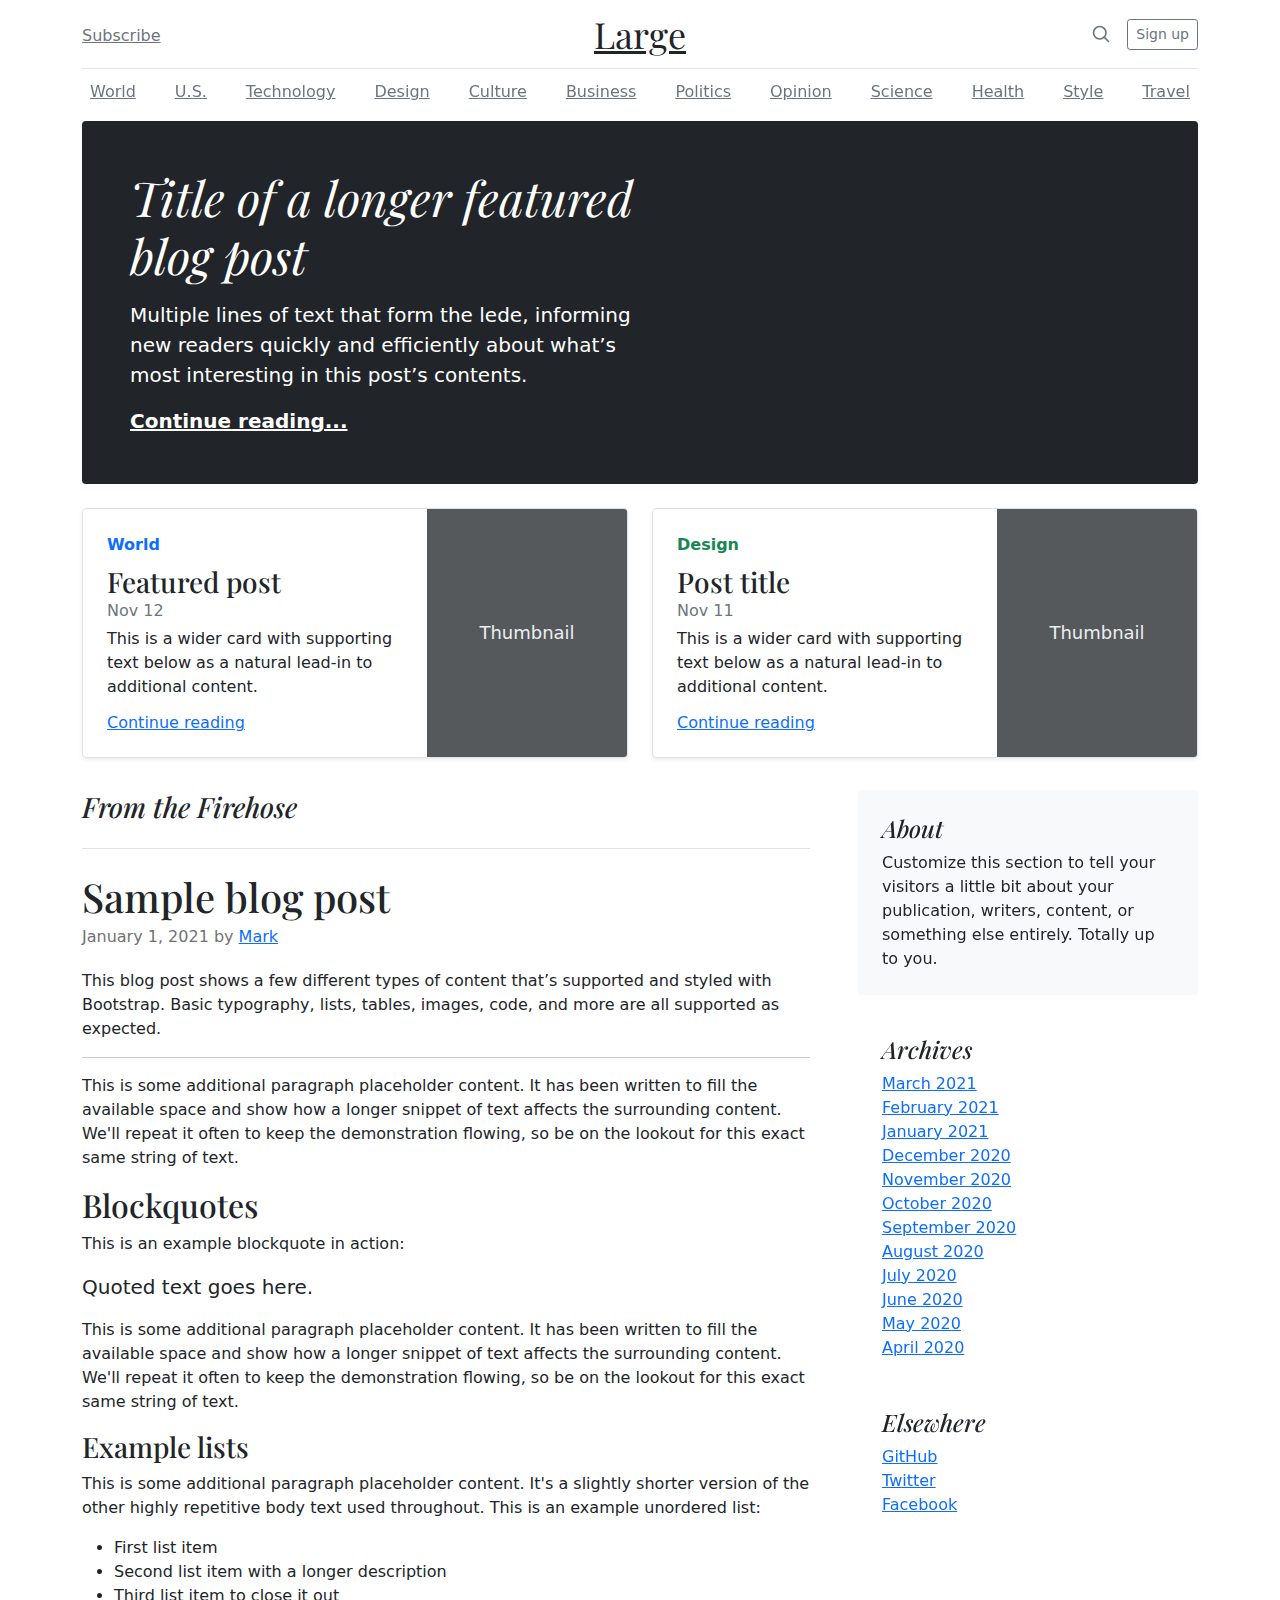
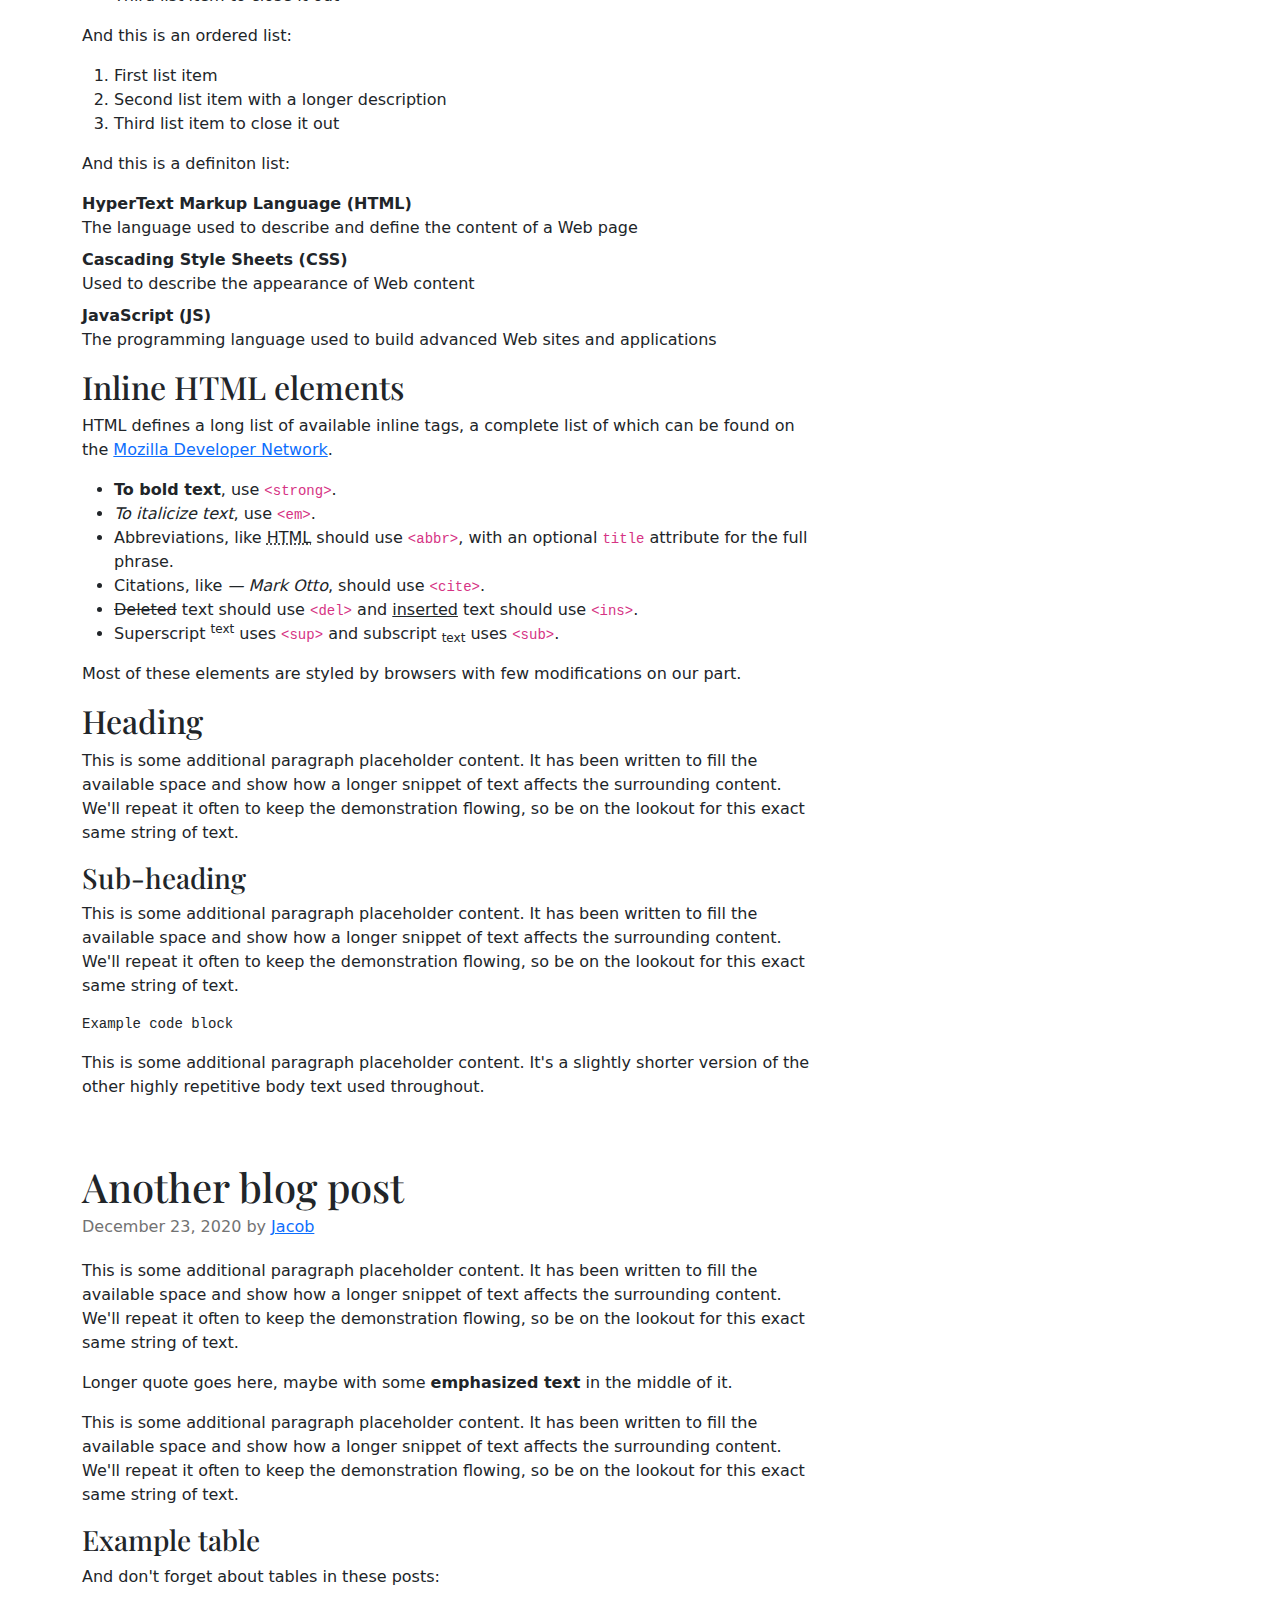
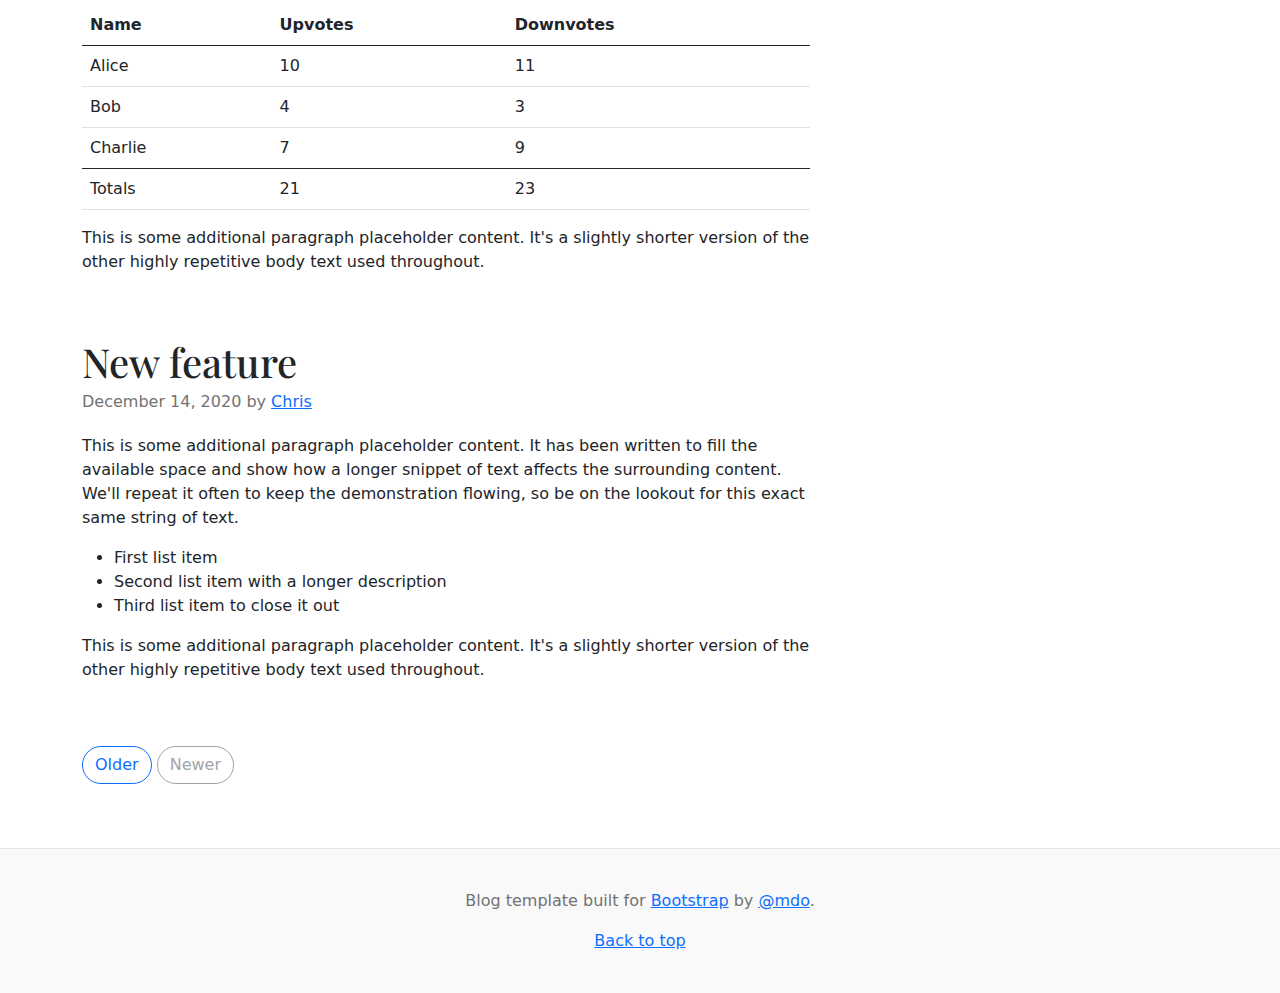
<file: bootstrap/blog/index.html>
<!doctype html>
<html lang="en">
  <head>
    <meta charset="utf-8">
    <meta name="viewport" content="width=device-width, initial-scale=1">
    <meta name="description" content="">
    <meta name="author" content="Mark Otto, Jacob Thornton, and Bootstrap contributors">
    <meta name="generator" content="Hugo 0.84.0">
    <title>Blog Template · Bootstrap v5.0</title>

    <link rel="canonical" href="https://getbootstrap.com/docs/5.0/examples/blog/">

    

    <!-- Bootstrap core CSS -->
<link href="../assets/dist/css/bootstrap.min.css" rel="stylesheet">

    <style>
      .bd-placeholder-img {
        font-size: 1.125rem;
        text-anchor: middle;
        -webkit-user-select: none;
        -moz-user-select: none;
        user-select: none;
      }

      @media (min-width: 768px) {
        .bd-placeholder-img-lg {
          font-size: 3.5rem;
        }
      }
    </style>

    
    <!-- Custom styles for this template -->
    <link href="https://fonts.googleapis.com/css?family=Playfair&#43;Display:700,900&amp;display=swap" rel="stylesheet">
    <!-- Custom styles for this template -->
    <link href="blog.css" rel="stylesheet">
  </head>
  <body>
    
<div class="container">
  <header class="blog-header py-3">
    <div class="row flex-nowrap justify-content-between align-items-center">
      <div class="col-4 pt-1">
        <a class="link-secondary" href="#">Subscribe</a>
      </div>
      <div class="col-4 text-center">
        <a class="blog-header-logo text-dark" href="#">Large</a>
      </div>
      <div class="col-4 d-flex justify-content-end align-items-center">
        <a class="link-secondary" href="#" aria-label="Search">
          <svg xmlns="http://www.w3.org/2000/svg" width="20" height="20" fill="none" stroke="currentColor" stroke-linecap="round" stroke-linejoin="round" stroke-width="2" class="mx-3" role="img" viewBox="0 0 24 24"><title>Search</title><circle cx="10.5" cy="10.5" r="7.5"/><path d="M21 21l-5.2-5.2"/></svg>
        </a>
        <a class="btn btn-sm btn-outline-secondary" href="#">Sign up</a>
      </div>
    </div>
  </header>

  <div class="nav-scroller py-1 mb-2">
    <nav class="nav d-flex justify-content-between">
      <a class="p-2 link-secondary" href="#">World</a>
      <a class="p-2 link-secondary" href="#">U.S.</a>
      <a class="p-2 link-secondary" href="#">Technology</a>
      <a class="p-2 link-secondary" href="#">Design</a>
      <a class="p-2 link-secondary" href="#">Culture</a>
      <a class="p-2 link-secondary" href="#">Business</a>
      <a class="p-2 link-secondary" href="#">Politics</a>
      <a class="p-2 link-secondary" href="#">Opinion</a>
      <a class="p-2 link-secondary" href="#">Science</a>
      <a class="p-2 link-secondary" href="#">Health</a>
      <a class="p-2 link-secondary" href="#">Style</a>
      <a class="p-2 link-secondary" href="#">Travel</a>
    </nav>
  </div>
</div>

<main class="container">
  <div class="p-4 p-md-5 mb-4 text-white rounded bg-dark">
    <div class="col-md-6 px-0">
      <h1 class="display-4 fst-italic">Title of a longer featured blog post</h1>
      <p class="lead my-3">Multiple lines of text that form the lede, informing new readers quickly and efficiently about what’s most interesting in this post’s contents.</p>
      <p class="lead mb-0"><a href="#" class="text-white fw-bold">Continue reading...</a></p>
    </div>
  </div>

  <div class="row mb-2">
    <div class="col-md-6">
      <div class="row g-0 border rounded overflow-hidden flex-md-row mb-4 shadow-sm h-md-250 position-relative">
        <div class="col p-4 d-flex flex-column position-static">
          <strong class="d-inline-block mb-2 text-primary">World</strong>
          <h3 class="mb-0">Featured post</h3>
          <div class="mb-1 text-muted">Nov 12</div>
          <p class="card-text mb-auto">This is a wider card with supporting text below as a natural lead-in to additional content.</p>
          <a href="#" class="stretched-link">Continue reading</a>
        </div>
        <div class="col-auto d-none d-lg-block">
          <svg class="bd-placeholder-img" width="200" height="250" xmlns="http://www.w3.org/2000/svg" role="img" aria-label="Placeholder: Thumbnail" preserveAspectRatio="xMidYMid slice" focusable="false"><title>Placeholder</title><rect width="100%" height="100%" fill="#55595c"/><text x="50%" y="50%" fill="#eceeef" dy=".3em">Thumbnail</text></svg>

        </div>
      </div>
    </div>
    <div class="col-md-6">
      <div class="row g-0 border rounded overflow-hidden flex-md-row mb-4 shadow-sm h-md-250 position-relative">
        <div class="col p-4 d-flex flex-column position-static">
          <strong class="d-inline-block mb-2 text-success">Design</strong>
          <h3 class="mb-0">Post title</h3>
          <div class="mb-1 text-muted">Nov 11</div>
          <p class="mb-auto">This is a wider card with supporting text below as a natural lead-in to additional content.</p>
          <a href="#" class="stretched-link">Continue reading</a>
        </div>
        <div class="col-auto d-none d-lg-block">
          <svg class="bd-placeholder-img" width="200" height="250" xmlns="http://www.w3.org/2000/svg" role="img" aria-label="Placeholder: Thumbnail" preserveAspectRatio="xMidYMid slice" focusable="false"><title>Placeholder</title><rect width="100%" height="100%" fill="#55595c"/><text x="50%" y="50%" fill="#eceeef" dy=".3em">Thumbnail</text></svg>

        </div>
      </div>
    </div>
  </div>

  <div class="row g-5">
    <div class="col-md-8">
      <h3 class="pb-4 mb-4 fst-italic border-bottom">
        From the Firehose
      </h3>

      <article class="blog-post">
        <h2 class="blog-post-title">Sample blog post</h2>
        <p class="blog-post-meta">January 1, 2021 by <a href="#">Mark</a></p>

        <p>This blog post shows a few different types of content that’s supported and styled with Bootstrap. Basic typography, lists, tables, images, code, and more are all supported as expected.</p>
        <hr>
        <p>This is some additional paragraph placeholder content. It has been written to fill the available space and show how a longer snippet of text affects the surrounding content. We'll repeat it often to keep the demonstration flowing, so be on the lookout for this exact same string of text.</p>
        <h2>Blockquotes</h2>
        <p>This is an example blockquote in action:</p>
        <blockquote class="blockquote">
          <p>Quoted text goes here.</p>
        </blockquote>
        <p>This is some additional paragraph placeholder content. It has been written to fill the available space and show how a longer snippet of text affects the surrounding content. We'll repeat it often to keep the demonstration flowing, so be on the lookout for this exact same string of text.</p>
        <h3>Example lists</h3>
        <p>This is some additional paragraph placeholder content. It's a slightly shorter version of the other highly repetitive body text used throughout. This is an example unordered list:</p>
        <ul>
          <li>First list item</li>
          <li>Second list item with a longer description</li>
          <li>Third list item to close it out</li>
        </ul>
        <p>And this is an ordered list:</p>
        <ol>
          <li>First list item</li>
          <li>Second list item with a longer description</li>
          <li>Third list item to close it out</li>
        </ol>
        <p>And this is a definiton list:</p>
        <dl>
          <dt>HyperText Markup Language (HTML)</dt>
          <dd>The language used to describe and define the content of a Web page</dd>
          <dt>Cascading Style Sheets (CSS)</dt>
          <dd>Used to describe the appearance of Web content</dd>
          <dt>JavaScript (JS)</dt>
          <dd>The programming language used to build advanced Web sites and applications</dd>
        </dl>
        <h2>Inline HTML elements</h2>
        <p>HTML defines a long list of available inline tags, a complete list of which can be found on the <a href="https://developer.mozilla.org/en-US/docs/Web/HTML/Element">Mozilla Developer Network</a>.</p>
        <ul>
          <li><strong>To bold text</strong>, use <code class="language-plaintext highlighter-rouge">&lt;strong&gt;</code>.</li>
          <li><em>To italicize text</em>, use <code class="language-plaintext highlighter-rouge">&lt;em&gt;</code>.</li>
          <li>Abbreviations, like <abbr title="HyperText Markup Langage">HTML</abbr> should use <code class="language-plaintext highlighter-rouge">&lt;abbr&gt;</code>, with an optional <code class="language-plaintext highlighter-rouge">title</code> attribute for the full phrase.</li>
          <li>Citations, like <cite>— Mark Otto</cite>, should use <code class="language-plaintext highlighter-rouge">&lt;cite&gt;</code>.</li>
          <li><del>Deleted</del> text should use <code class="language-plaintext highlighter-rouge">&lt;del&gt;</code> and <ins>inserted</ins> text should use <code class="language-plaintext highlighter-rouge">&lt;ins&gt;</code>.</li>
          <li>Superscript <sup>text</sup> uses <code class="language-plaintext highlighter-rouge">&lt;sup&gt;</code> and subscript <sub>text</sub> uses <code class="language-plaintext highlighter-rouge">&lt;sub&gt;</code>.</li>
        </ul>
        <p>Most of these elements are styled by browsers with few modifications on our part.</p>
        <h2>Heading</h2>
        <p>This is some additional paragraph placeholder content. It has been written to fill the available space and show how a longer snippet of text affects the surrounding content. We'll repeat it often to keep the demonstration flowing, so be on the lookout for this exact same string of text.</p>
        <h3>Sub-heading</h3>
        <p>This is some additional paragraph placeholder content. It has been written to fill the available space and show how a longer snippet of text affects the surrounding content. We'll repeat it often to keep the demonstration flowing, so be on the lookout for this exact same string of text.</p>
        <pre><code>Example code block</code></pre>
        <p>This is some additional paragraph placeholder content. It's a slightly shorter version of the other highly repetitive body text used throughout.</p>
      </article>

      <article class="blog-post">
        <h2 class="blog-post-title">Another blog post</h2>
        <p class="blog-post-meta">December 23, 2020 by <a href="#">Jacob</a></p>

        <p>This is some additional paragraph placeholder content. It has been written to fill the available space and show how a longer snippet of text affects the surrounding content. We'll repeat it often to keep the demonstration flowing, so be on the lookout for this exact same string of text.</p>
        <blockquote>
          <p>Longer quote goes here, maybe with some <strong>emphasized text</strong> in the middle of it.</p>
        </blockquote>
        <p>This is some additional paragraph placeholder content. It has been written to fill the available space and show how a longer snippet of text affects the surrounding content. We'll repeat it often to keep the demonstration flowing, so be on the lookout for this exact same string of text.</p>
        <h3>Example table</h3>
        <p>And don't forget about tables in these posts:</p>
        <table class="table">
          <thead>
            <tr>
              <th>Name</th>
              <th>Upvotes</th>
              <th>Downvotes</th>
            </tr>
          </thead>
          <tbody>
            <tr>
              <td>Alice</td>
              <td>10</td>
              <td>11</td>
            </tr>
            <tr>
              <td>Bob</td>
              <td>4</td>
              <td>3</td>
            </tr>
            <tr>
              <td>Charlie</td>
              <td>7</td>
              <td>9</td>
            </tr>
          </tbody>
          <tfoot>
            <tr>
              <td>Totals</td>
              <td>21</td>
              <td>23</td>
            </tr>
          </tfoot>
        </table>

        <p>This is some additional paragraph placeholder content. It's a slightly shorter version of the other highly repetitive body text used throughout.</p>
      </article>

      <article class="blog-post">
        <h2 class="blog-post-title">New feature</h2>
        <p class="blog-post-meta">December 14, 2020 by <a href="#">Chris</a></p>

        <p>This is some additional paragraph placeholder content. It has been written to fill the available space and show how a longer snippet of text affects the surrounding content. We'll repeat it often to keep the demonstration flowing, so be on the lookout for this exact same string of text.</p>
        <ul>
          <li>First list item</li>
          <li>Second list item with a longer description</li>
          <li>Third list item to close it out</li>
        </ul>
        <p>This is some additional paragraph placeholder content. It's a slightly shorter version of the other highly repetitive body text used throughout.</p>
      </article>

      <nav class="blog-pagination" aria-label="Pagination">
        <a class="btn btn-outline-primary" href="#">Older</a>
        <a class="btn btn-outline-secondary disabled" href="#" tabindex="-1" aria-disabled="true">Newer</a>
      </nav>

    </div>

    <div class="col-md-4">
      <div class="position-sticky" style="top: 2rem;">
        <div class="p-4 mb-3 bg-light rounded">
          <h4 class="fst-italic">About</h4>
          <p class="mb-0">Customize this section to tell your visitors a little bit about your publication, writers, content, or something else entirely. Totally up to you.</p>
        </div>

        <div class="p-4">
          <h4 class="fst-italic">Archives</h4>
          <ol class="list-unstyled mb-0">
            <li><a href="#">March 2021</a></li>
            <li><a href="#">February 2021</a></li>
            <li><a href="#">January 2021</a></li>
            <li><a href="#">December 2020</a></li>
            <li><a href="#">November 2020</a></li>
            <li><a href="#">October 2020</a></li>
            <li><a href="#">September 2020</a></li>
            <li><a href="#">August 2020</a></li>
            <li><a href="#">July 2020</a></li>
            <li><a href="#">June 2020</a></li>
            <li><a href="#">May 2020</a></li>
            <li><a href="#">April 2020</a></li>
          </ol>
        </div>

        <div class="p-4">
          <h4 class="fst-italic">Elsewhere</h4>
          <ol class="list-unstyled">
            <li><a href="#">GitHub</a></li>
            <li><a href="#">Twitter</a></li>
            <li><a href="#">Facebook</a></li>
          </ol>
        </div>
      </div>
    </div>
  </div>

</main>

<footer class="blog-footer">
  <p>Blog template built for <a href="https://getbootstrap.com/">Bootstrap</a> by <a href="https://twitter.com/mdo">@mdo</a>.</p>
  <p>
    <a href="#">Back to top</a>
  </p>
</footer>


    
  </body>
</html>
</file>
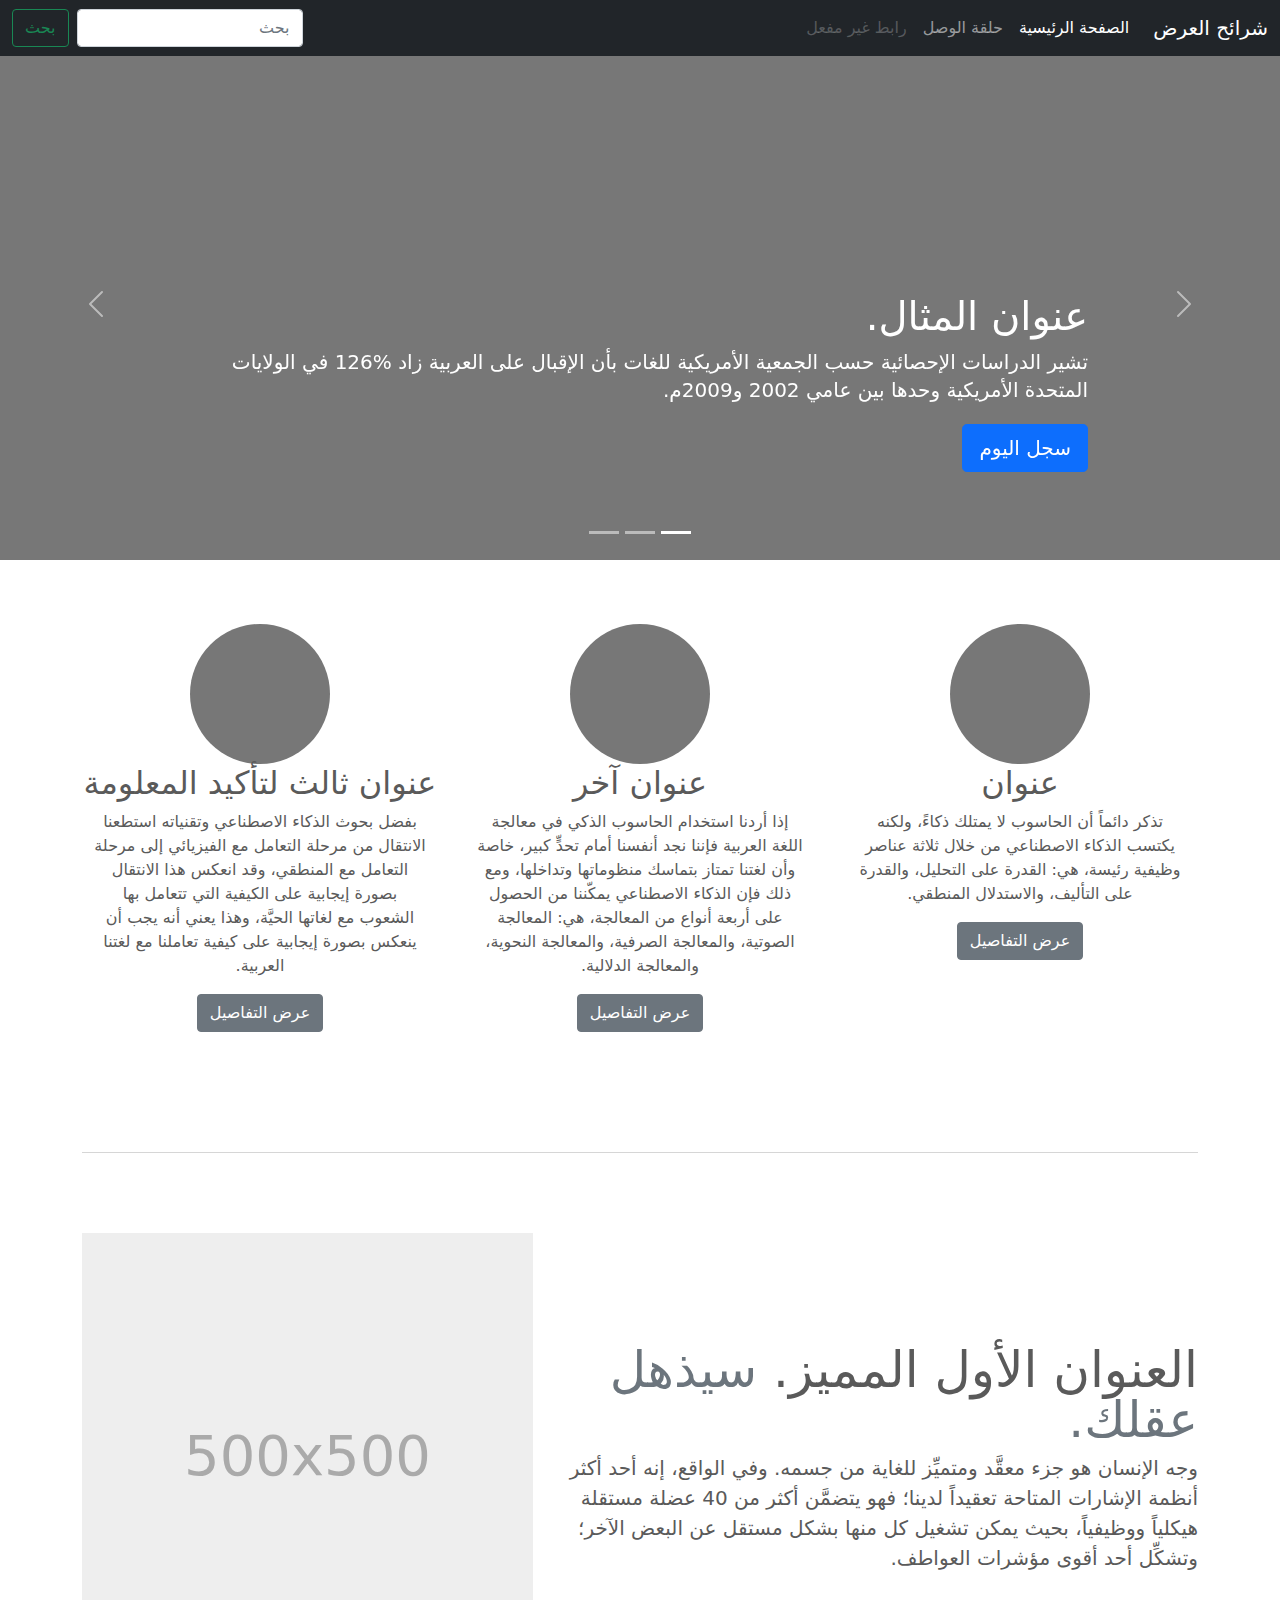
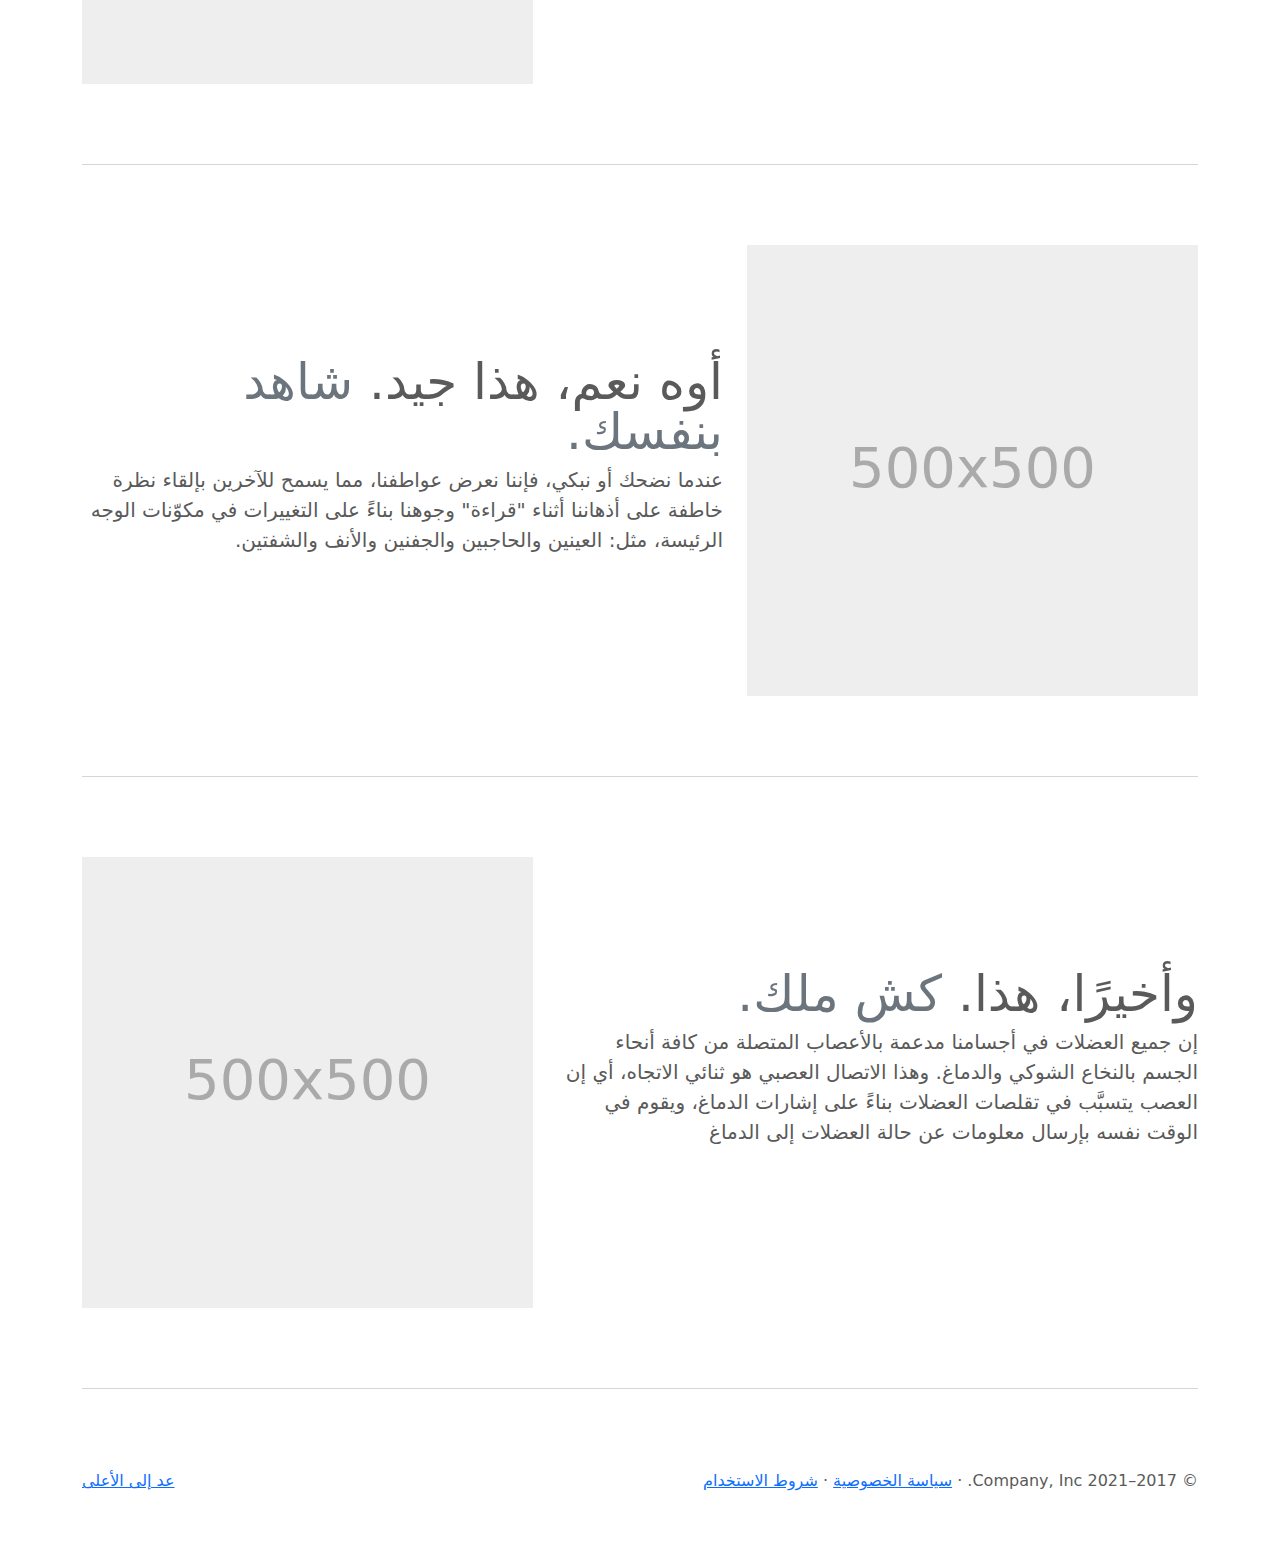
<file: bootstrap/carousel-rtl/index.html>
<!doctype html>
<html lang="ar" dir="rtl">
  <head>
    <meta charset="utf-8">
    <meta name="viewport" content="width=device-width, initial-scale=1">
    <meta name="description" content="">
    <meta name="author" content="Mark Otto, Jacob Thornton, and Bootstrap contributors">
    <meta name="generator" content="Hugo 0.84.0">
    <title>قالب  شرائح العرض · Bootstrap v5.0</title>

    <link rel="canonical" href="https://getbootstrap.com/docs/5.0/examples/carousel-rtl/">

    

    <!-- Bootstrap core CSS -->
<link href="../assets/dist/css/bootstrap.rtl.min.css" rel="stylesheet">

    <style>
      .bd-placeholder-img {
        font-size: 1.125rem;
        text-anchor: middle;
        -webkit-user-select: none;
        -moz-user-select: none;
        user-select: none;
      }

      @media (min-width: 768px) {
        .bd-placeholder-img-lg {
          font-size: 3.5rem;
        }
      }
    </style>

    
    <!-- Custom styles for this template -->
    <link href="../carousel/carousel.rtl.css" rel="stylesheet">
  </head>
  <body>
    
<header>
  <nav class="navbar navbar-expand-md navbar-dark fixed-top bg-dark">
    <div class="container-fluid">
      <a class="navbar-brand" href="#">شرائح العرض</a>
      <button class="navbar-toggler" type="button" data-bs-toggle="collapse" data-bs-target="#navbarCollapse" aria-controls="navbarCollapse" aria-expanded="false" aria-label="تبديل التنقل">
        <span class="navbar-toggler-icon"></span>
      </button>
      <div class="collapse navbar-collapse" id="navbarCollapse">
        <ul class="navbar-nav me-auto mb-2 mb-md-0">
          <li class="nav-item">
            <a class="nav-link active" aria-current="page" href="#">الصفحة الرئيسية</a>
          </li>
          <li class="nav-item">
            <a class="nav-link" href="#">حلقة الوصل</a>
          </li>
          <li class="nav-item">
            <a class="nav-link disabled" href="#" tabindex="-1" aria-disabled="true">رابط غير مفعل</a>
          </li>
        </ul>
        <form class="d-flex">
          <input class="form-control me-2" type="search" placeholder="بحث" aria-label="بحث">
          <button class="btn btn-outline-success" type="submit">بحث</button>
        </form>
      </div>
    </div>
  </nav>
</header>

<main>

  <div id="myCarousel" class="carousel slide" data-bs-ride="carousel">
    <div class="carousel-indicators">
      <button type="button" data-bs-target="#myCarousel" data-bs-slide-to="0" class="active" aria-current="true" aria-label="Slide 1"></button>
      <button type="button" data-bs-target="#myCarousel" data-bs-slide-to="1" aria-label="Slide 2"></button>
      <button type="button" data-bs-target="#myCarousel" data-bs-slide-to="2" aria-label="Slide 3"></button>
    </div>
    <div class="carousel-inner">
      <div class="carousel-item active">
        <svg class="bd-placeholder-img" width="100%" height="100%" xmlns="http://www.w3.org/2000/svg" aria-hidden="true" preserveAspectRatio="xMidYMid slice" focusable="false"><rect width="100%" height="100%" fill="#777"/></svg>

        <div class="container">
          <div class="carousel-caption text-start">
            <h1>عنوان المثال.</h1>
            <p>تشير الدراسات الإحصائية حسب الجمعية الأمريكية للغات بأن الإقبال على العربية زاد %126 في الولايات المتحدة الأمريكية وحدها بين عامي 2002 و2009م.</p>
            <p><a class="btn btn-lg btn-primary" href="#">سجل اليوم</a></p>
          </div>
        </div>
      </div>
      <div class="carousel-item">
        <svg class="bd-placeholder-img" width="100%" height="100%" xmlns="http://www.w3.org/2000/svg" aria-hidden="true" preserveAspectRatio="xMidYMid slice" focusable="false"><rect width="100%" height="100%" fill="#777"/></svg>

        <div class="container">
          <div class="carousel-caption">
            <h1>عنوان مثال آخر.</h1>
            <p>حسب المجلس الثقافي البريطاني فإن تعليم الإنجليزية داخل بريطانيا يسهم في تعزيز اقتصادها بما يتجاوز ملياري جنيه سنوياً، كما أنه وفر أكثر من 26 ألف وظيفة.</p>
            <p><a class="btn btn-lg btn-primary" href="#">أعرف أكثر</a></p>
          </div>
        </div>
      </div>
      <div class="carousel-item">
        <svg class="bd-placeholder-img" width="100%" height="100%" xmlns="http://www.w3.org/2000/svg" aria-hidden="true" preserveAspectRatio="xMidYMid slice" focusable="false"><rect width="100%" height="100%" fill="#777"/></svg>

        <div class="container">
          <div class="carousel-caption text-end">
            <h1>واحد أكثر لقياس جيد.</h1>
            <p>الإحصاءات لحجم الاستثمار اللغوي خارج بريطانيا تتفاوت من سنة لأخرى إلا أن المدير التنفيذي للمجلس الثقافي البريطاني إدي بايرز يرى أن استثمار تعليم الإنجليزية في الخارج لا يحسب على المستوى المالي فحسب بل على المستوى السياسي أيضاً.</p>
            <p><a class="btn btn-lg btn-primary" href="#">تصفح المعرض</a></p>
          </div>
        </div>
      </div>
    </div>
    <button class="carousel-control-prev" type="button" data-bs-target="#myCarousel" data-bs-slide="prev">
      <span class="carousel-control-prev-icon" aria-hidden="true"></span>
      <span class="visually-hidden">السابق</span>
    </button>
    <button class="carousel-control-next" type="button" data-bs-target="#myCarousel" data-bs-slide="next">
      <span class="carousel-control-next-icon" aria-hidden="true"></span>
      <span class="visually-hidden">التالي</span>
    </button>
  </div>


  <!-- Marketing messaging and featurettes
  ================================================== -->
  <!-- Wrap the rest of the page in another container to center all the content. -->

  <div class="container marketing">

    <!-- Three columns of text below the carousel -->
    <div class="row">
      <div class="col-lg-4">
        <svg class="bd-placeholder-img rounded-circle" width="140" height="140" xmlns="http://www.w3.org/2000/svg" role="img" aria-label="Placeholder: 140x140" preserveAspectRatio="xMidYMid slice" focusable="false"><title>Placeholder</title><rect width="100%" height="100%" fill="#777"/><text x="50%" y="50%" fill="#777" dy=".3em">140x140</text></svg>

        <h2>عنوان</h2>
        <p>تذكر دائماً أن الحاسوب لا يمتلك ذكاءً، ولكنه يكتسب الذكاء الاصطناعي من خلال ثلاثة عناصر وظيفية رئيسة، هي: القدرة على التحليل، والقدرة على التأليف، والاستدلال المنطقي.</p>
        <p><a class="btn btn-secondary" href="#">عرض التفاصيل</a></p>
      </div><!-- /.col-lg-4 -->
      <div class="col-lg-4">
        <svg class="bd-placeholder-img rounded-circle" width="140" height="140" xmlns="http://www.w3.org/2000/svg" role="img" aria-label="Placeholder: 140x140" preserveAspectRatio="xMidYMid slice" focusable="false"><title>Placeholder</title><rect width="100%" height="100%" fill="#777"/><text x="50%" y="50%" fill="#777" dy=".3em">140x140</text></svg>

        <h2>عنوان آخر</h2>
        <p>إذا أردنا استخدام الحاسوب الذكي في معالجة اللغة العربية فإننا نجد أنفسنا أمام تحدٍّ كبير، خاصة وأن لغتنا تمتاز بتماسك منظوماتها وتداخلها، ومع ذلك فإن الذكاء الاصطناعي يمكّننا من الحصول على أربعة أنواع من المعالجة، هي: المعالجة الصوتية، والمعالجة الصرفية، والمعالجة النحوية، والمعالجة الدلالية.</p>
        <p><a class="btn btn-secondary" href="#">عرض التفاصيل</a></p>
      </div><!-- /.col-lg-4 -->
      <div class="col-lg-4">
        <svg class="bd-placeholder-img rounded-circle" width="140" height="140" xmlns="http://www.w3.org/2000/svg" role="img" aria-label="Placeholder: 140x140" preserveAspectRatio="xMidYMid slice" focusable="false"><title>Placeholder</title><rect width="100%" height="100%" fill="#777"/><text x="50%" y="50%" fill="#777" dy=".3em">140x140</text></svg>

        <h2>عنوان ثالث لتأكيد المعلومة</h2>
        <p>بفضل بحوث الذكاء الاصطناعي وتقنياته استطعنا الانتقال من مرحلة التعامل مع الفيزيائي إلى مرحلة التعامل مع المنطقي، وقد انعكس هذا الانتقال بصورة إيجابية على الكيفية التي تتعامل بها الشعوب مع لغاتها الحيَّة، وهذا يعني أنه يجب أن ينعكس بصورة إيجابية على كيفية تعاملنا مع لغتنا العربية.</p>
        <p><a class="btn btn-secondary" href="#">عرض التفاصيل</a></p>
      </div><!-- /.col-lg-4 -->
    </div><!-- /.row -->


    <!-- START THE FEATURETTES -->

    <hr class="featurette-divider">

    <div class="row featurette">
      <div class="col-md-7">
        <h2 class="featurette-heading">العنوان الأول المميز. <span class="text-muted"> سيذهل عقلك. </span></h2>
        <p class="lead">وجه الإنسان هو جزء معقَّد ومتميِّز للغاية من جسمه. وفي الواقع، إنه أحد أكثر أنظمة الإشارات المتاحة تعقيداً لدينا؛ فهو يتضمَّن أكثر من 40 عضلة مستقلة هيكلياً ووظيفياً، بحيث يمكن تشغيل كل منها بشكل مستقل عن البعض الآخر؛ وتشكِّل أحد أقوى مؤشرات العواطف.</p>
      </div>
      <div class="col-md-5">
        <svg class="bd-placeholder-img bd-placeholder-img-lg featurette-image img-fluid mx-auto" width="500" height="500" xmlns="http://www.w3.org/2000/svg" role="img" aria-label="Placeholder: 500x500" preserveAspectRatio="xMidYMid slice" focusable="false"><title>Placeholder</title><rect width="100%" height="100%" fill="#eee"/><text x="50%" y="50%" fill="#aaa" dy=".3em">500x500</text></svg>

      </div>
    </div>

    <hr class="featurette-divider">

    <div class="row featurette">
      <div class="col-md-7 order-md-2">
        <h2 class="featurette-heading">أوه نعم، هذا جيد. <span class="text-muted"> شاهد بنفسك. </span></h2>
        <p class="lead">عندما نضحك أو نبكي، فإننا نعرض عواطفنا، مما يسمح للآخرين بإلقاء نظرة خاطفة على أذهاننا أثناء "قراءة" وجوهنا بناءً على التغييرات في مكوّنات الوجه الرئيسة، مثل: العينين والحاجبين والجفنين والأنف والشفتين.</p>
      </div>
      <div class="col-md-5 order-md-1">
        <svg class="bd-placeholder-img bd-placeholder-img-lg featurette-image img-fluid mx-auto" width="500" height="500" xmlns="http://www.w3.org/2000/svg" role="img" aria-label="Placeholder: 500x500" preserveAspectRatio="xMidYMid slice" focusable="false"><title>Placeholder</title><rect width="100%" height="100%" fill="#eee"/><text x="50%" y="50%" fill="#aaa" dy=".3em">500x500</text></svg>

      </div>
    </div>

    <hr class="featurette-divider">

    <div class="row featurette">
      <div class="col-md-7">
        <h2 class="featurette-heading">وأخيرًا، هذا. <span class="text-muted"> كش ملك. </span></h2>
        <p class="lead">إن جميع العضلات في أجسامنا مدعمة بالأعصاب المتصلة من كافة أنحاء الجسم بالنخاع الشوكي والدماغ. وهذا الاتصال العصبي هو ثنائي الاتجاه، أي إن العصب يتسبَّب في تقلصات العضلات بناءً على إشارات الدماغ، ويقوم في الوقت نفسه بإرسال معلومات عن حالة العضلات إلى الدماغ</p>
      </div>
      <div class="col-md-5">
        <svg class="bd-placeholder-img bd-placeholder-img-lg featurette-image img-fluid mx-auto" width="500" height="500" xmlns="http://www.w3.org/2000/svg" role="img" aria-label="Placeholder: 500x500" preserveAspectRatio="xMidYMid slice" focusable="false"><title>Placeholder</title><rect width="100%" height="100%" fill="#eee"/><text x="50%" y="50%" fill="#aaa" dy=".3em">500x500</text></svg>

      </div>
    </div>

    <hr class="featurette-divider">

    <!-- /END THE FEATURETTES -->

  </div><!-- /.container -->


  <!-- FOOTER -->
  <footer class="container">
    <p class="float-end"><a href="#">عد إلى الأعلى</a></p>
    <p>&copy; 2017–2021 Company, Inc. &middot; <a href="#">سياسة الخصوصية</a> &middot; <a href="#">شروط الاستخدام</a></p>
  </footer>
</main>


    <script src="../assets/dist/js/bootstrap.bundle.min.js"></script>

      
  </body>
</html>
</file>
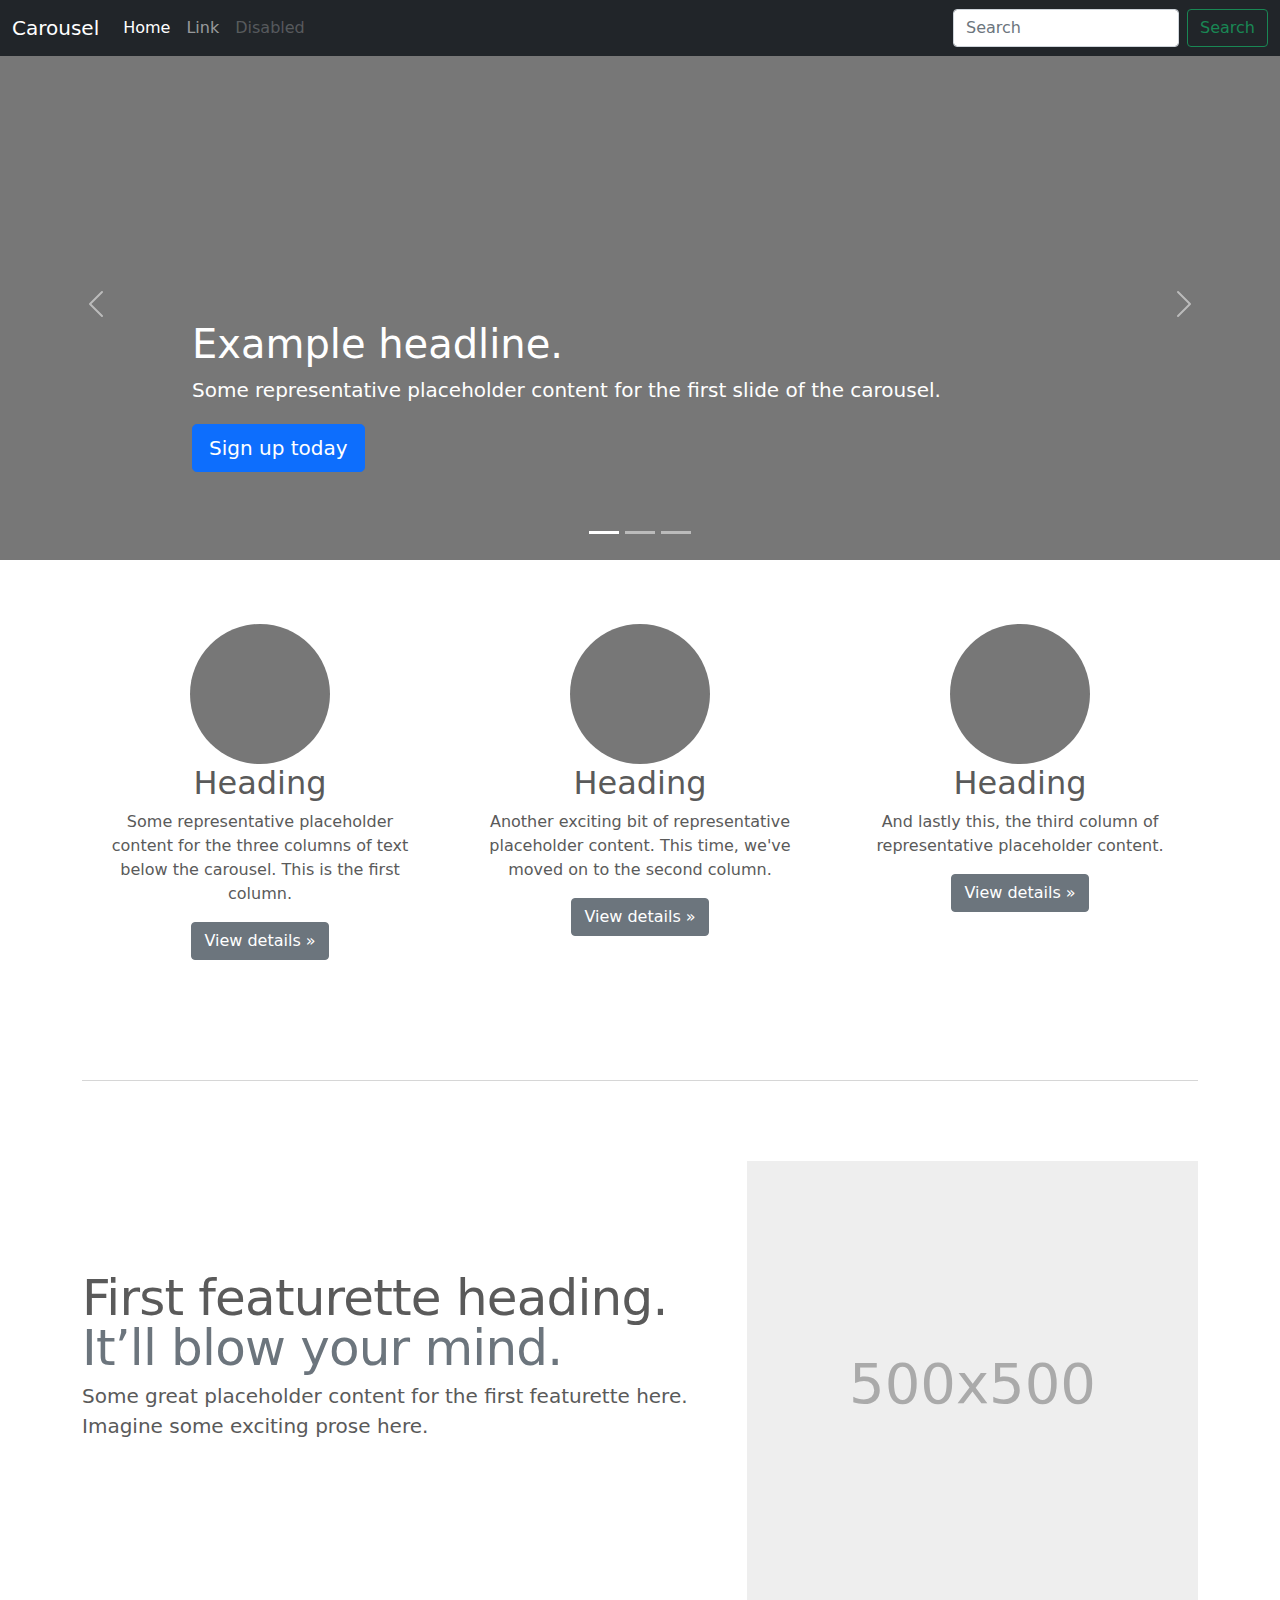
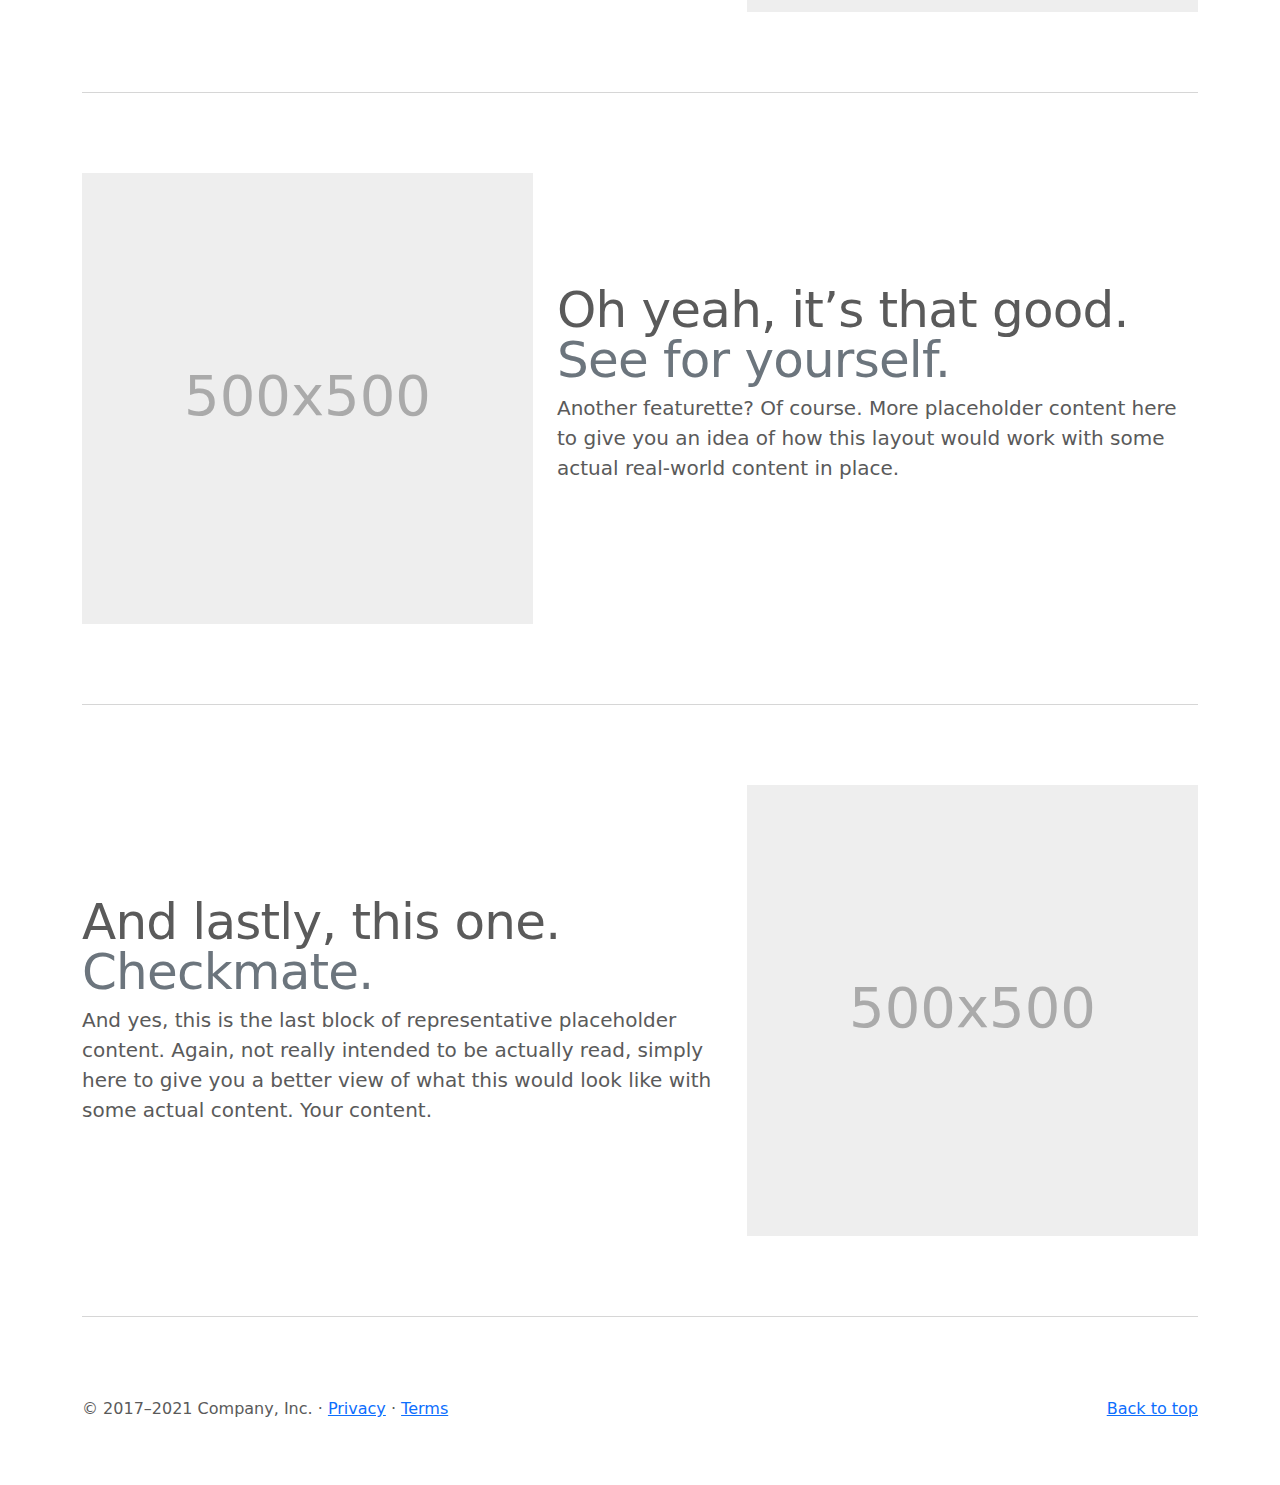
<file: bootstrap/carousel/index.html>
<!doctype html>
<html lang="en">
  <head>
    <meta charset="utf-8">
    <meta name="viewport" content="width=device-width, initial-scale=1">
    <meta name="description" content="">
    <meta name="author" content="Mark Otto, Jacob Thornton, and Bootstrap contributors">
    <meta name="generator" content="Hugo 0.84.0">
    <title>Carousel Template · Bootstrap v5.0</title>

    <link rel="canonical" href="https://getbootstrap.com/docs/5.0/examples/carousel/">

    

    <!-- Bootstrap core CSS -->
<link href="../assets/dist/css/bootstrap.min.css" rel="stylesheet">

    <style>
      .bd-placeholder-img {
        font-size: 1.125rem;
        text-anchor: middle;
        -webkit-user-select: none;
        -moz-user-select: none;
        user-select: none;
      }

      @media (min-width: 768px) {
        .bd-placeholder-img-lg {
          font-size: 3.5rem;
        }
      }
    </style>

    
    <!-- Custom styles for this template -->
    <link href="carousel.css" rel="stylesheet">
  </head>
  <body>
    
<header>
  <nav class="navbar navbar-expand-md navbar-dark fixed-top bg-dark">
    <div class="container-fluid">
      <a class="navbar-brand" href="#">Carousel</a>
      <button class="navbar-toggler" type="button" data-bs-toggle="collapse" data-bs-target="#navbarCollapse" aria-controls="navbarCollapse" aria-expanded="false" aria-label="Toggle navigation">
        <span class="navbar-toggler-icon"></span>
      </button>
      <div class="collapse navbar-collapse" id="navbarCollapse">
        <ul class="navbar-nav me-auto mb-2 mb-md-0">
          <li class="nav-item">
            <a class="nav-link active" aria-current="page" href="#">Home</a>
          </li>
          <li class="nav-item">
            <a class="nav-link" href="#">Link</a>
          </li>
          <li class="nav-item">
            <a class="nav-link disabled" href="#" tabindex="-1" aria-disabled="true">Disabled</a>
          </li>
        </ul>
        <form class="d-flex">
          <input class="form-control me-2" type="search" placeholder="Search" aria-label="Search">
          <button class="btn btn-outline-success" type="submit">Search</button>
        </form>
      </div>
    </div>
  </nav>
</header>

<main>

  <div id="myCarousel" class="carousel slide" data-bs-ride="carousel">
    <div class="carousel-indicators">
      <button type="button" data-bs-target="#myCarousel" data-bs-slide-to="0" class="active" aria-current="true" aria-label="Slide 1"></button>
      <button type="button" data-bs-target="#myCarousel" data-bs-slide-to="1" aria-label="Slide 2"></button>
      <button type="button" data-bs-target="#myCarousel" data-bs-slide-to="2" aria-label="Slide 3"></button>
    </div>
    <div class="carousel-inner">
      <div class="carousel-item active">
        <svg class="bd-placeholder-img" width="100%" height="100%" xmlns="http://www.w3.org/2000/svg" aria-hidden="true" preserveAspectRatio="xMidYMid slice" focusable="false"><rect width="100%" height="100%" fill="#777"/></svg>

        <div class="container">
          <div class="carousel-caption text-start">
            <h1>Example headline.</h1>
            <p>Some representative placeholder content for the first slide of the carousel.</p>
            <p><a class="btn btn-lg btn-primary" href="#">Sign up today</a></p>
          </div>
        </div>
      </div>
      <div class="carousel-item">
        <svg class="bd-placeholder-img" width="100%" height="100%" xmlns="http://www.w3.org/2000/svg" aria-hidden="true" preserveAspectRatio="xMidYMid slice" focusable="false"><rect width="100%" height="100%" fill="#777"/></svg>

        <div class="container">
          <div class="carousel-caption">
            <h1>Another example headline.</h1>
            <p>Some representative placeholder content for the second slide of the carousel.</p>
            <p><a class="btn btn-lg btn-primary" href="#">Learn more</a></p>
          </div>
        </div>
      </div>
      <div class="carousel-item">
        <svg class="bd-placeholder-img" width="100%" height="100%" xmlns="http://www.w3.org/2000/svg" aria-hidden="true" preserveAspectRatio="xMidYMid slice" focusable="false"><rect width="100%" height="100%" fill="#777"/></svg>

        <div class="container">
          <div class="carousel-caption text-end">
            <h1>One more for good measure.</h1>
            <p>Some representative placeholder content for the third slide of this carousel.</p>
            <p><a class="btn btn-lg btn-primary" href="#">Browse gallery</a></p>
          </div>
        </div>
      </div>
    </div>
    <button class="carousel-control-prev" type="button" data-bs-target="#myCarousel" data-bs-slide="prev">
      <span class="carousel-control-prev-icon" aria-hidden="true"></span>
      <span class="visually-hidden">Previous</span>
    </button>
    <button class="carousel-control-next" type="button" data-bs-target="#myCarousel" data-bs-slide="next">
      <span class="carousel-control-next-icon" aria-hidden="true"></span>
      <span class="visually-hidden">Next</span>
    </button>
  </div>


  <!-- Marketing messaging and featurettes
  ================================================== -->
  <!-- Wrap the rest of the page in another container to center all the content. -->

  <div class="container marketing">

    <!-- Three columns of text below the carousel -->
    <div class="row">
      <div class="col-lg-4">
        <svg class="bd-placeholder-img rounded-circle" width="140" height="140" xmlns="http://www.w3.org/2000/svg" role="img" aria-label="Placeholder: 140x140" preserveAspectRatio="xMidYMid slice" focusable="false"><title>Placeholder</title><rect width="100%" height="100%" fill="#777"/><text x="50%" y="50%" fill="#777" dy=".3em">140x140</text></svg>

        <h2>Heading</h2>
        <p>Some representative placeholder content for the three columns of text below the carousel. This is the first column.</p>
        <p><a class="btn btn-secondary" href="#">View details &raquo;</a></p>
      </div><!-- /.col-lg-4 -->
      <div class="col-lg-4">
        <svg class="bd-placeholder-img rounded-circle" width="140" height="140" xmlns="http://www.w3.org/2000/svg" role="img" aria-label="Placeholder: 140x140" preserveAspectRatio="xMidYMid slice" focusable="false"><title>Placeholder</title><rect width="100%" height="100%" fill="#777"/><text x="50%" y="50%" fill="#777" dy=".3em">140x140</text></svg>

        <h2>Heading</h2>
        <p>Another exciting bit of representative placeholder content. This time, we've moved on to the second column.</p>
        <p><a class="btn btn-secondary" href="#">View details &raquo;</a></p>
      </div><!-- /.col-lg-4 -->
      <div class="col-lg-4">
        <svg class="bd-placeholder-img rounded-circle" width="140" height="140" xmlns="http://www.w3.org/2000/svg" role="img" aria-label="Placeholder: 140x140" preserveAspectRatio="xMidYMid slice" focusable="false"><title>Placeholder</title><rect width="100%" height="100%" fill="#777"/><text x="50%" y="50%" fill="#777" dy=".3em">140x140</text></svg>

        <h2>Heading</h2>
        <p>And lastly this, the third column of representative placeholder content.</p>
        <p><a class="btn btn-secondary" href="#">View details &raquo;</a></p>
      </div><!-- /.col-lg-4 -->
    </div><!-- /.row -->


    <!-- START THE FEATURETTES -->

    <hr class="featurette-divider">

    <div class="row featurette">
      <div class="col-md-7">
        <h2 class="featurette-heading">First featurette heading. <span class="text-muted">It’ll blow your mind.</span></h2>
        <p class="lead">Some great placeholder content for the first featurette here. Imagine some exciting prose here.</p>
      </div>
      <div class="col-md-5">
        <svg class="bd-placeholder-img bd-placeholder-img-lg featurette-image img-fluid mx-auto" width="500" height="500" xmlns="http://www.w3.org/2000/svg" role="img" aria-label="Placeholder: 500x500" preserveAspectRatio="xMidYMid slice" focusable="false"><title>Placeholder</title><rect width="100%" height="100%" fill="#eee"/><text x="50%" y="50%" fill="#aaa" dy=".3em">500x500</text></svg>

      </div>
    </div>

    <hr class="featurette-divider">

    <div class="row featurette">
      <div class="col-md-7 order-md-2">
        <h2 class="featurette-heading">Oh yeah, it’s that good. <span class="text-muted">See for yourself.</span></h2>
        <p class="lead">Another featurette? Of course. More placeholder content here to give you an idea of how this layout would work with some actual real-world content in place.</p>
      </div>
      <div class="col-md-5 order-md-1">
        <svg class="bd-placeholder-img bd-placeholder-img-lg featurette-image img-fluid mx-auto" width="500" height="500" xmlns="http://www.w3.org/2000/svg" role="img" aria-label="Placeholder: 500x500" preserveAspectRatio="xMidYMid slice" focusable="false"><title>Placeholder</title><rect width="100%" height="100%" fill="#eee"/><text x="50%" y="50%" fill="#aaa" dy=".3em">500x500</text></svg>

      </div>
    </div>

    <hr class="featurette-divider">

    <div class="row featurette">
      <div class="col-md-7">
        <h2 class="featurette-heading">And lastly, this one. <span class="text-muted">Checkmate.</span></h2>
        <p class="lead">And yes, this is the last block of representative placeholder content. Again, not really intended to be actually read, simply here to give you a better view of what this would look like with some actual content. Your content.</p>
      </div>
      <div class="col-md-5">
        <svg class="bd-placeholder-img bd-placeholder-img-lg featurette-image img-fluid mx-auto" width="500" height="500" xmlns="http://www.w3.org/2000/svg" role="img" aria-label="Placeholder: 500x500" preserveAspectRatio="xMidYMid slice" focusable="false"><title>Placeholder</title><rect width="100%" height="100%" fill="#eee"/><text x="50%" y="50%" fill="#aaa" dy=".3em">500x500</text></svg>

      </div>
    </div>

    <hr class="featurette-divider">

    <!-- /END THE FEATURETTES -->

  </div><!-- /.container -->


  <!-- FOOTER -->
  <footer class="container">
    <p class="float-end"><a href="#">Back to top</a></p>
    <p>&copy; 2017–2021 Company, Inc. &middot; <a href="#">Privacy</a> &middot; <a href="#">Terms</a></p>
  </footer>
</main>


    <script src="../assets/dist/js/bootstrap.bundle.min.js"></script>

      
  </body>
</html>
</file>
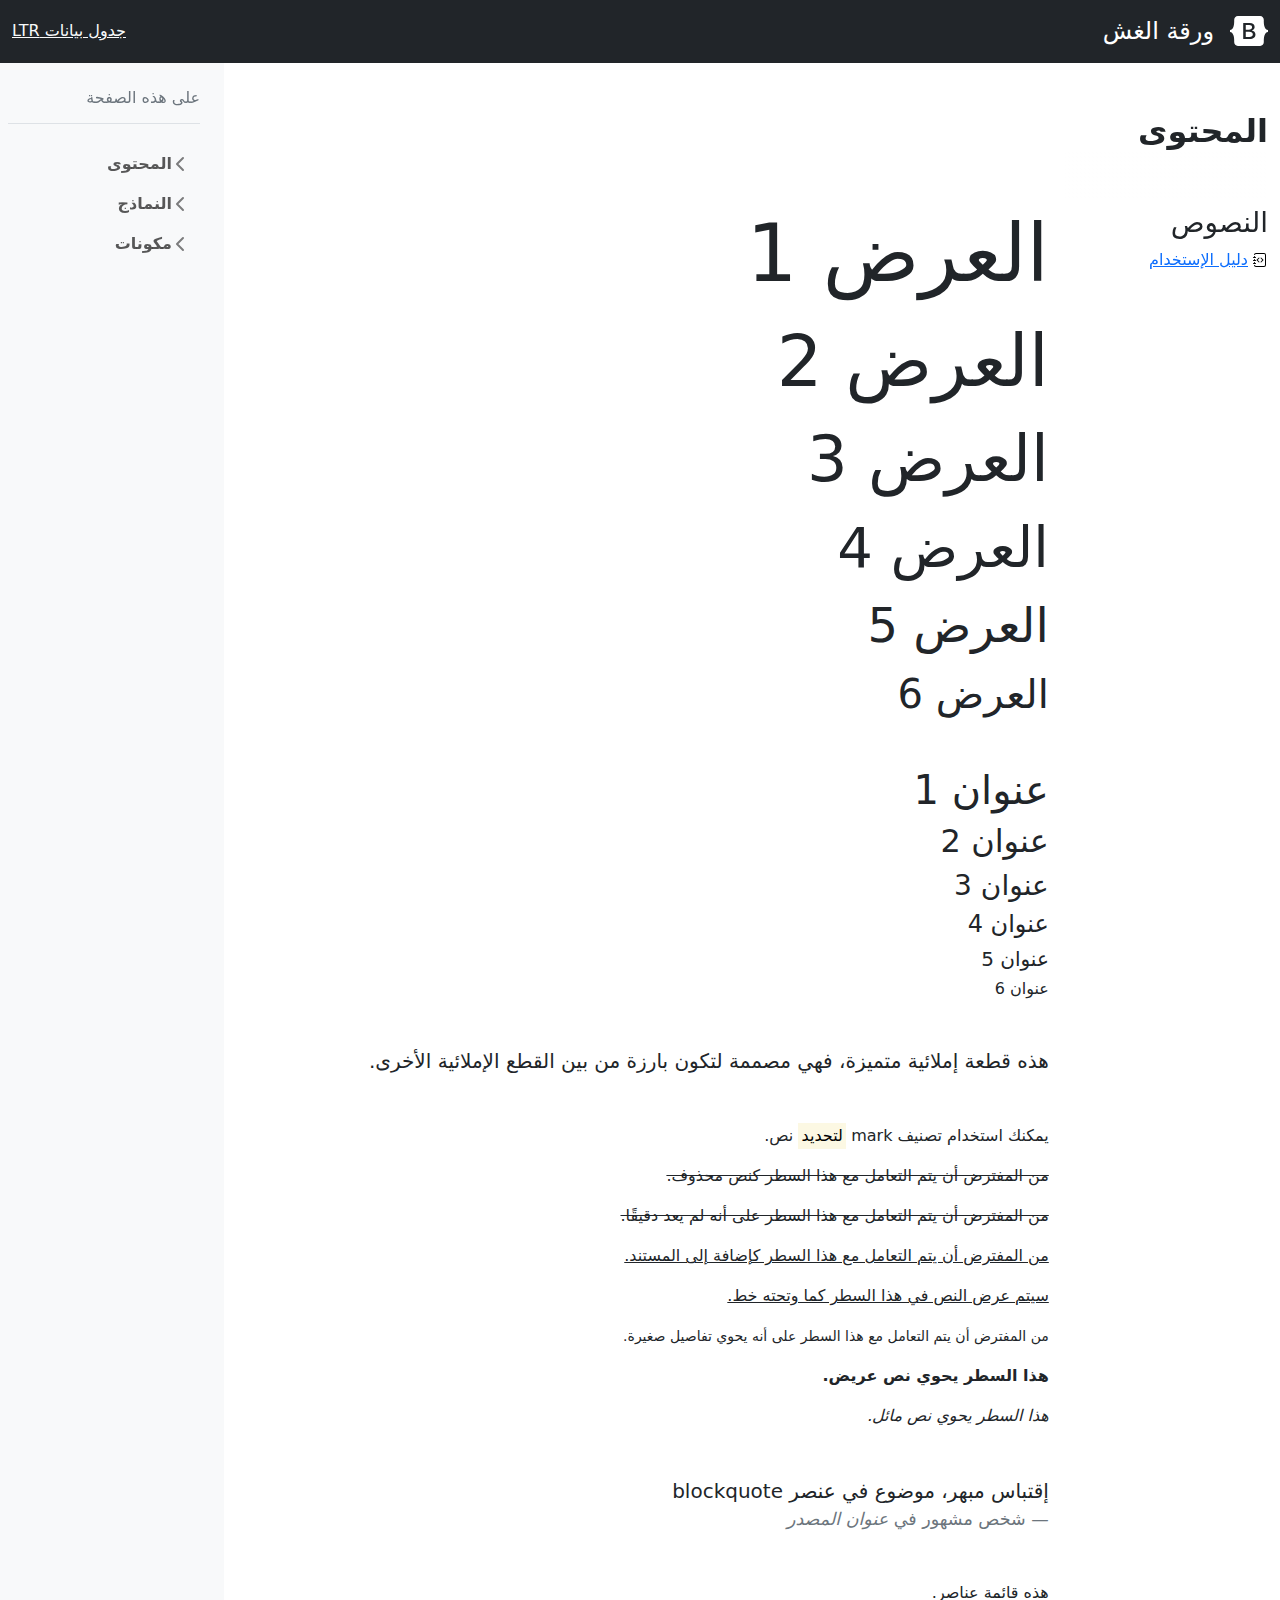
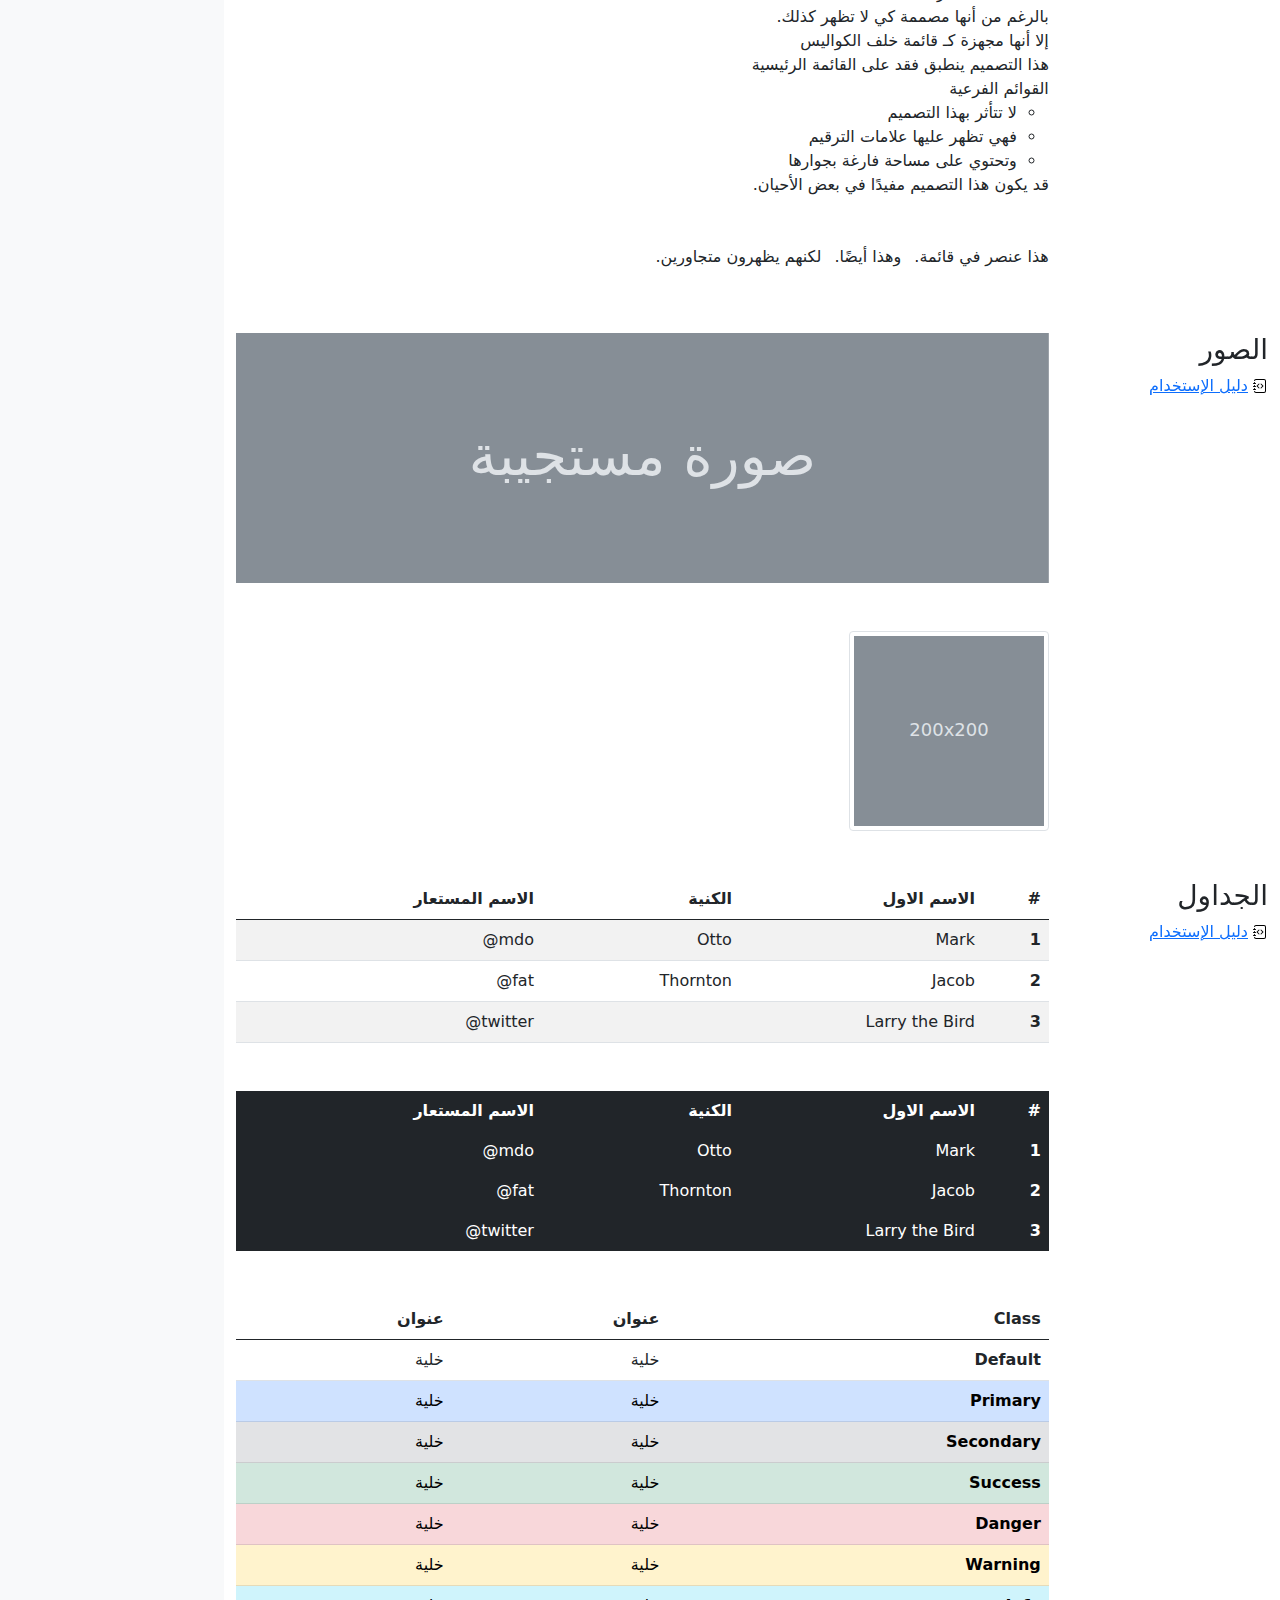
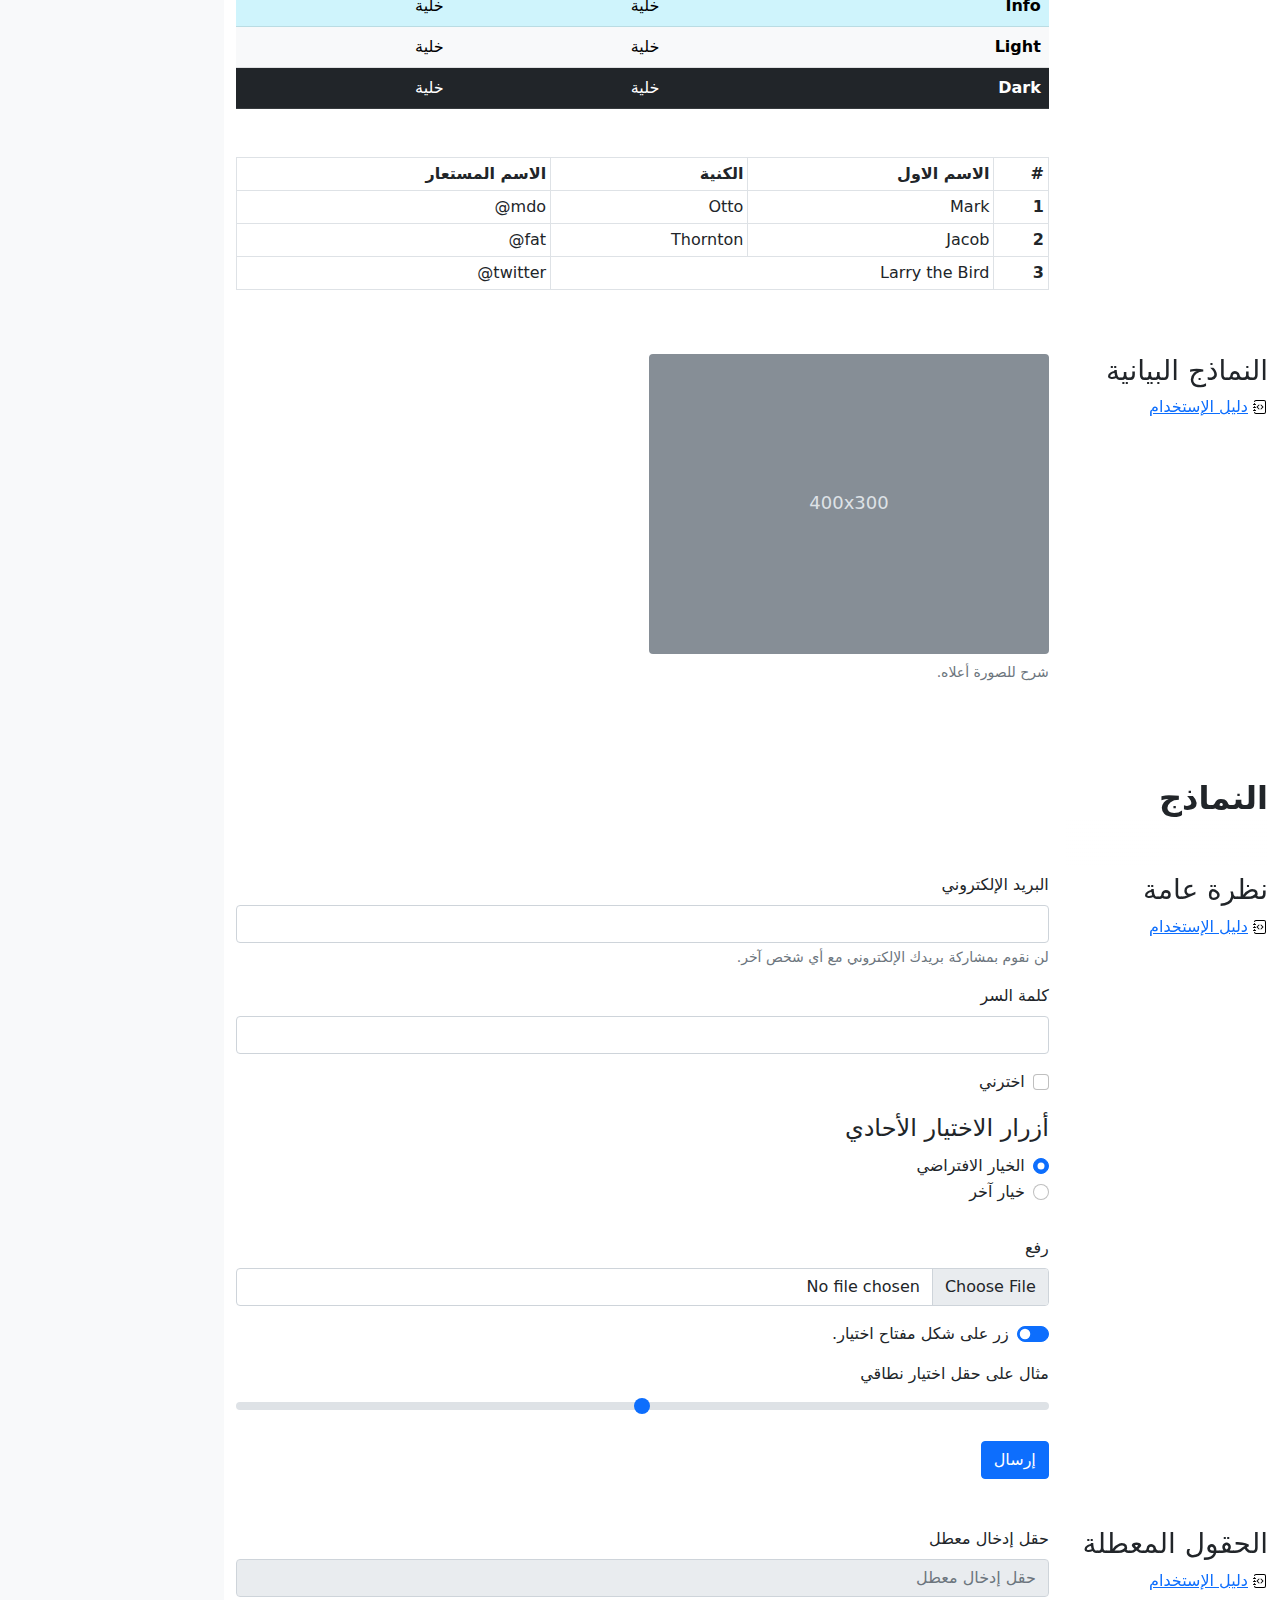
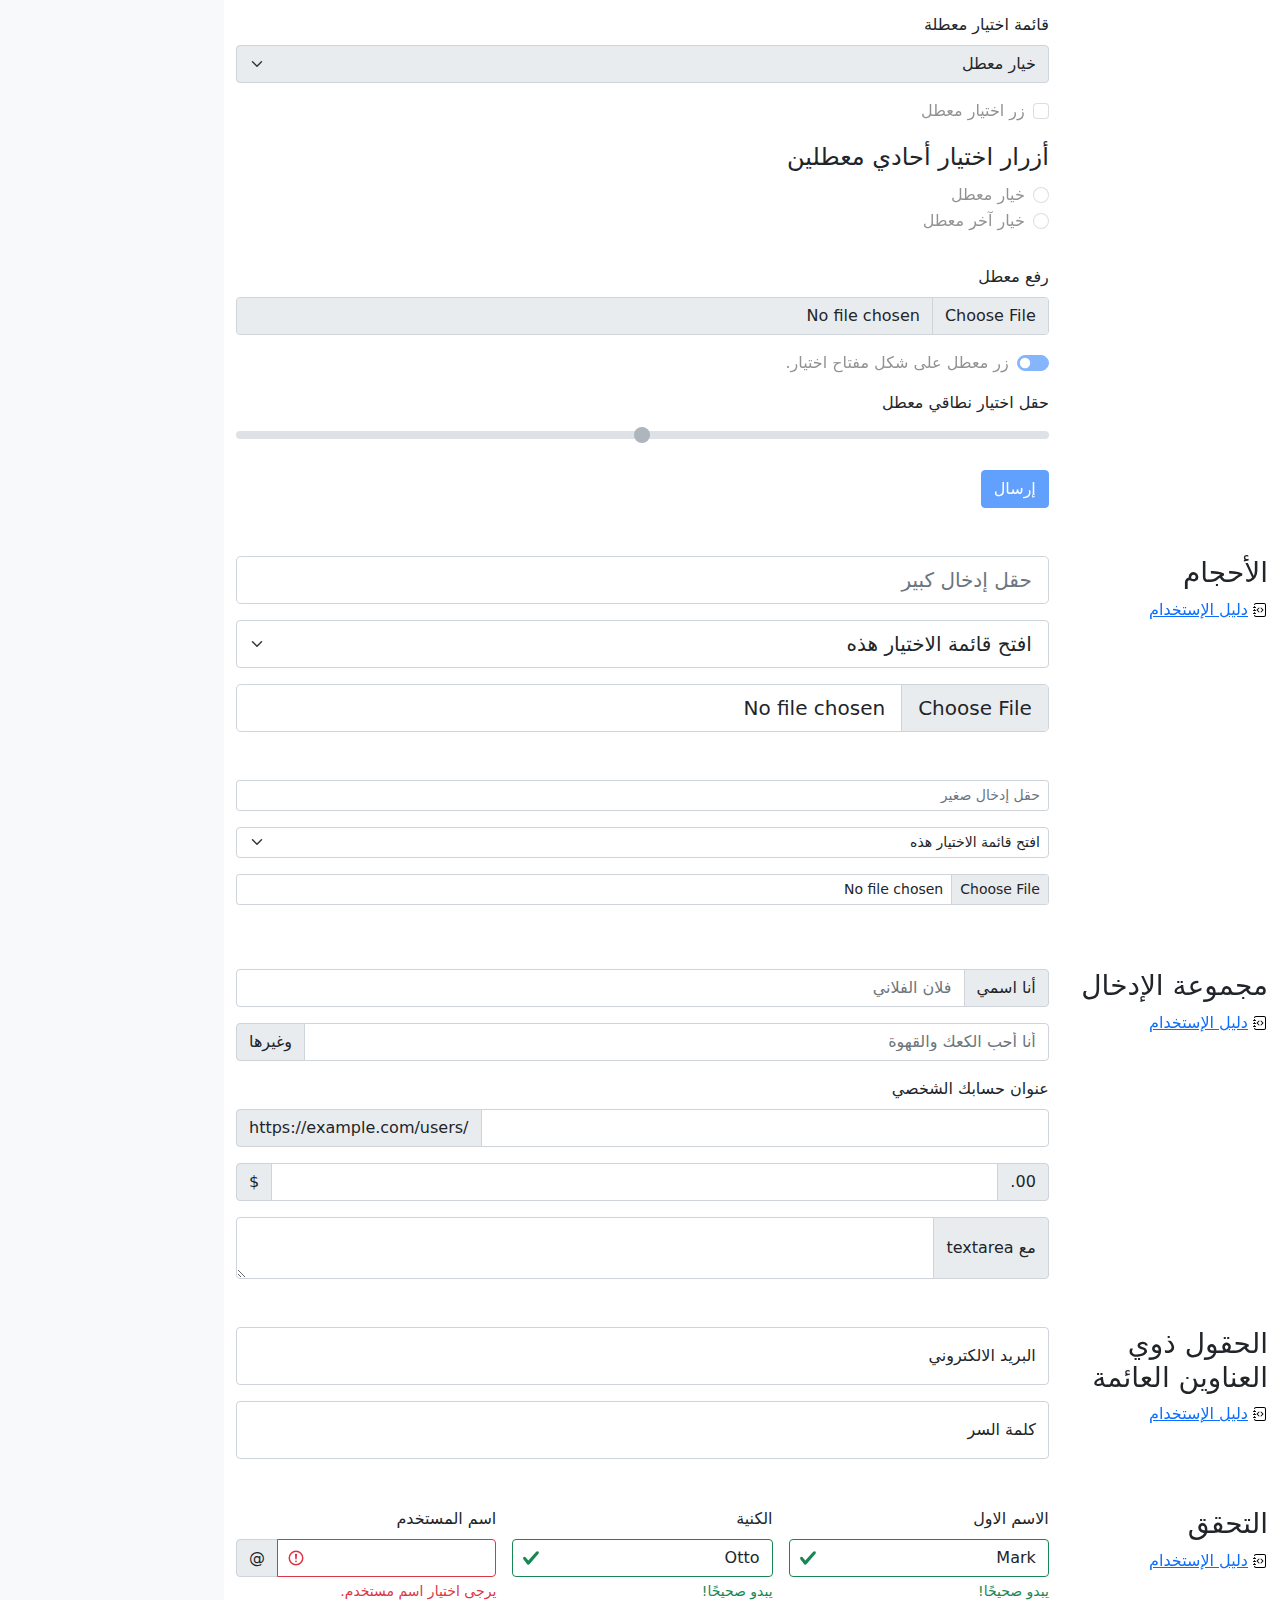
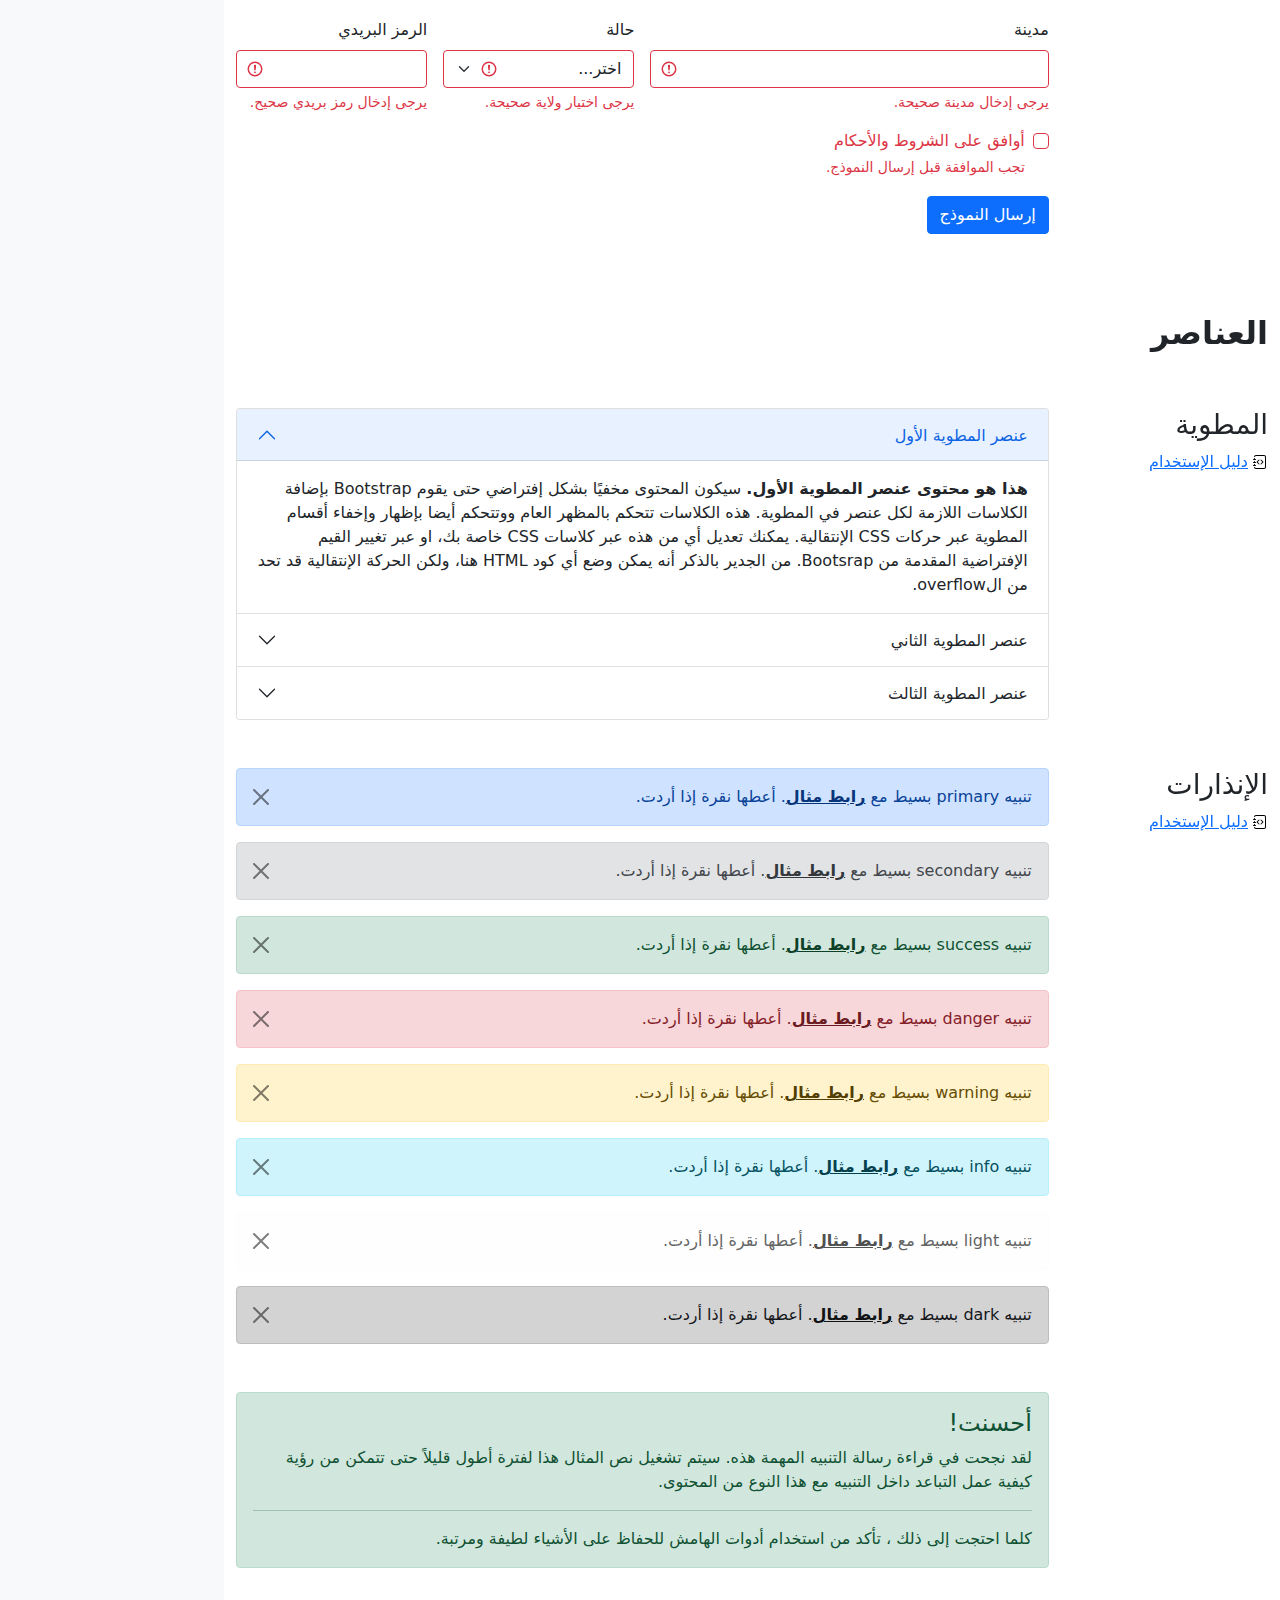
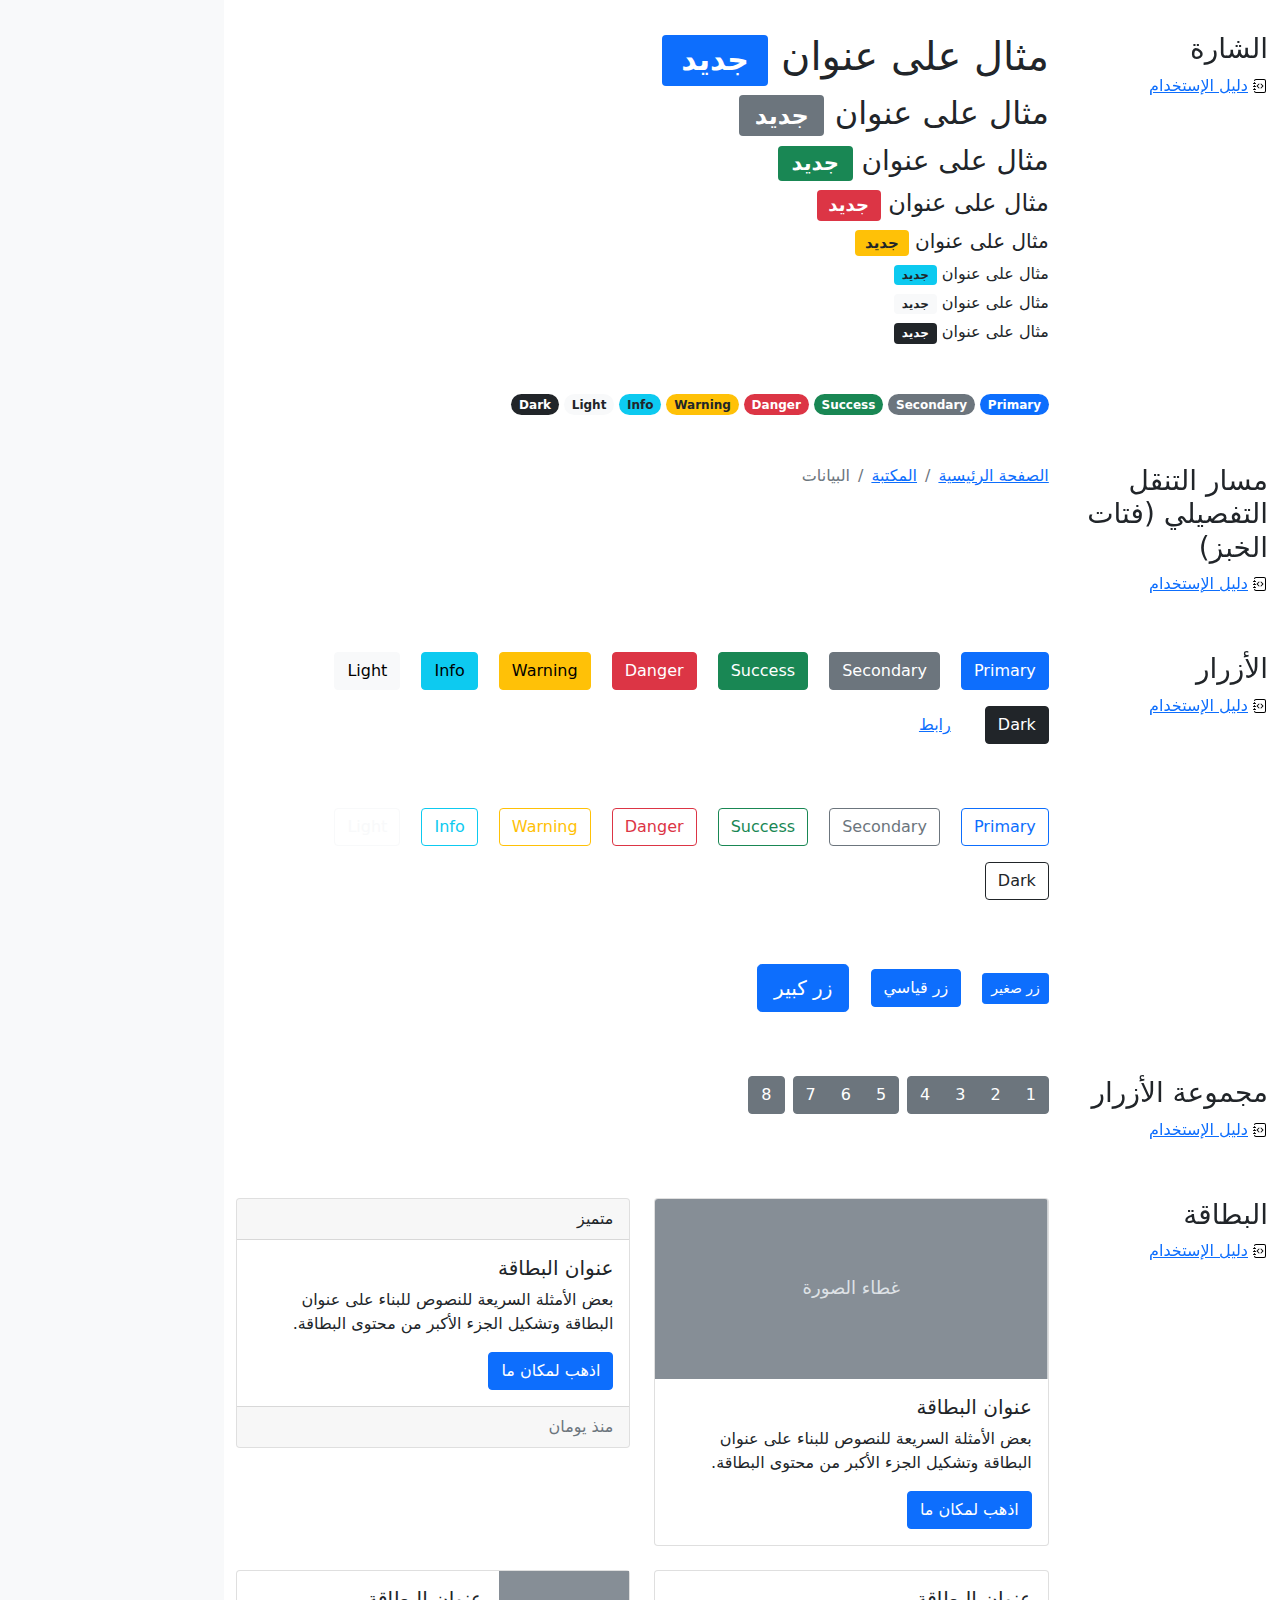
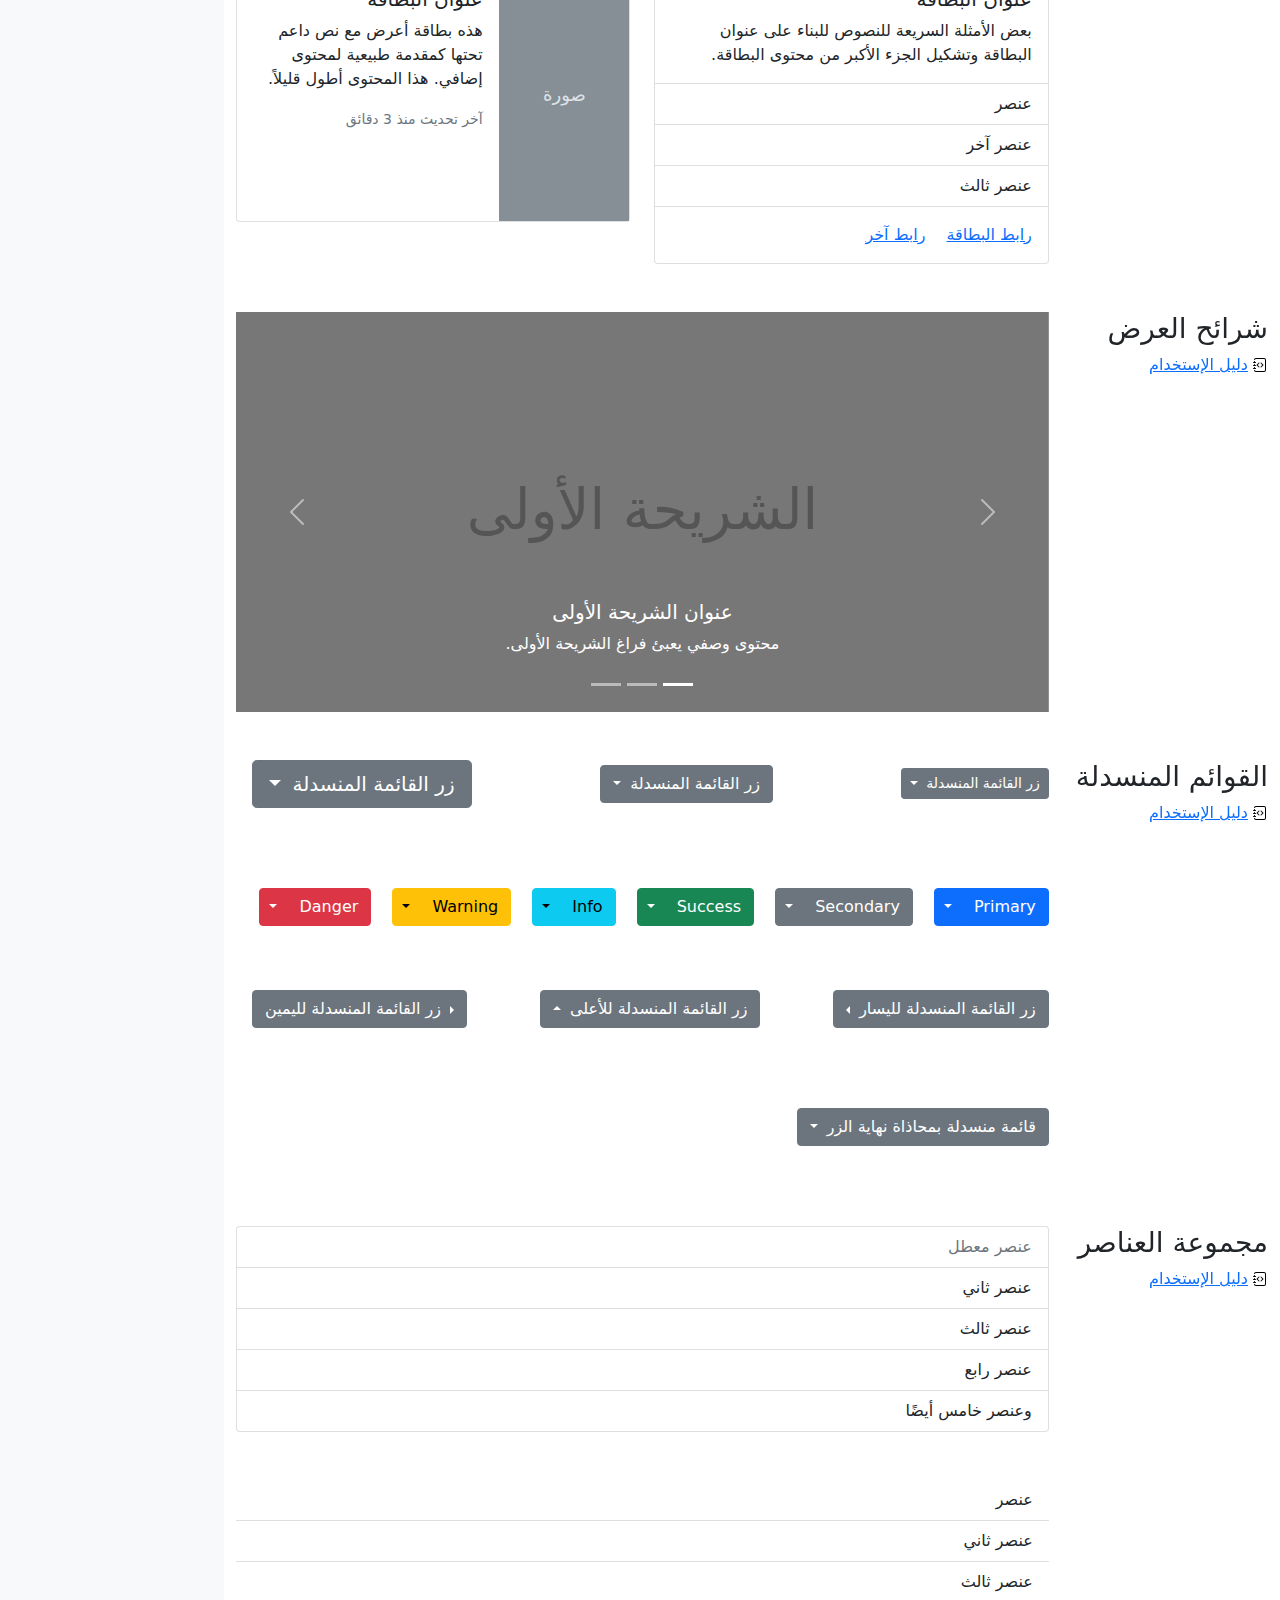
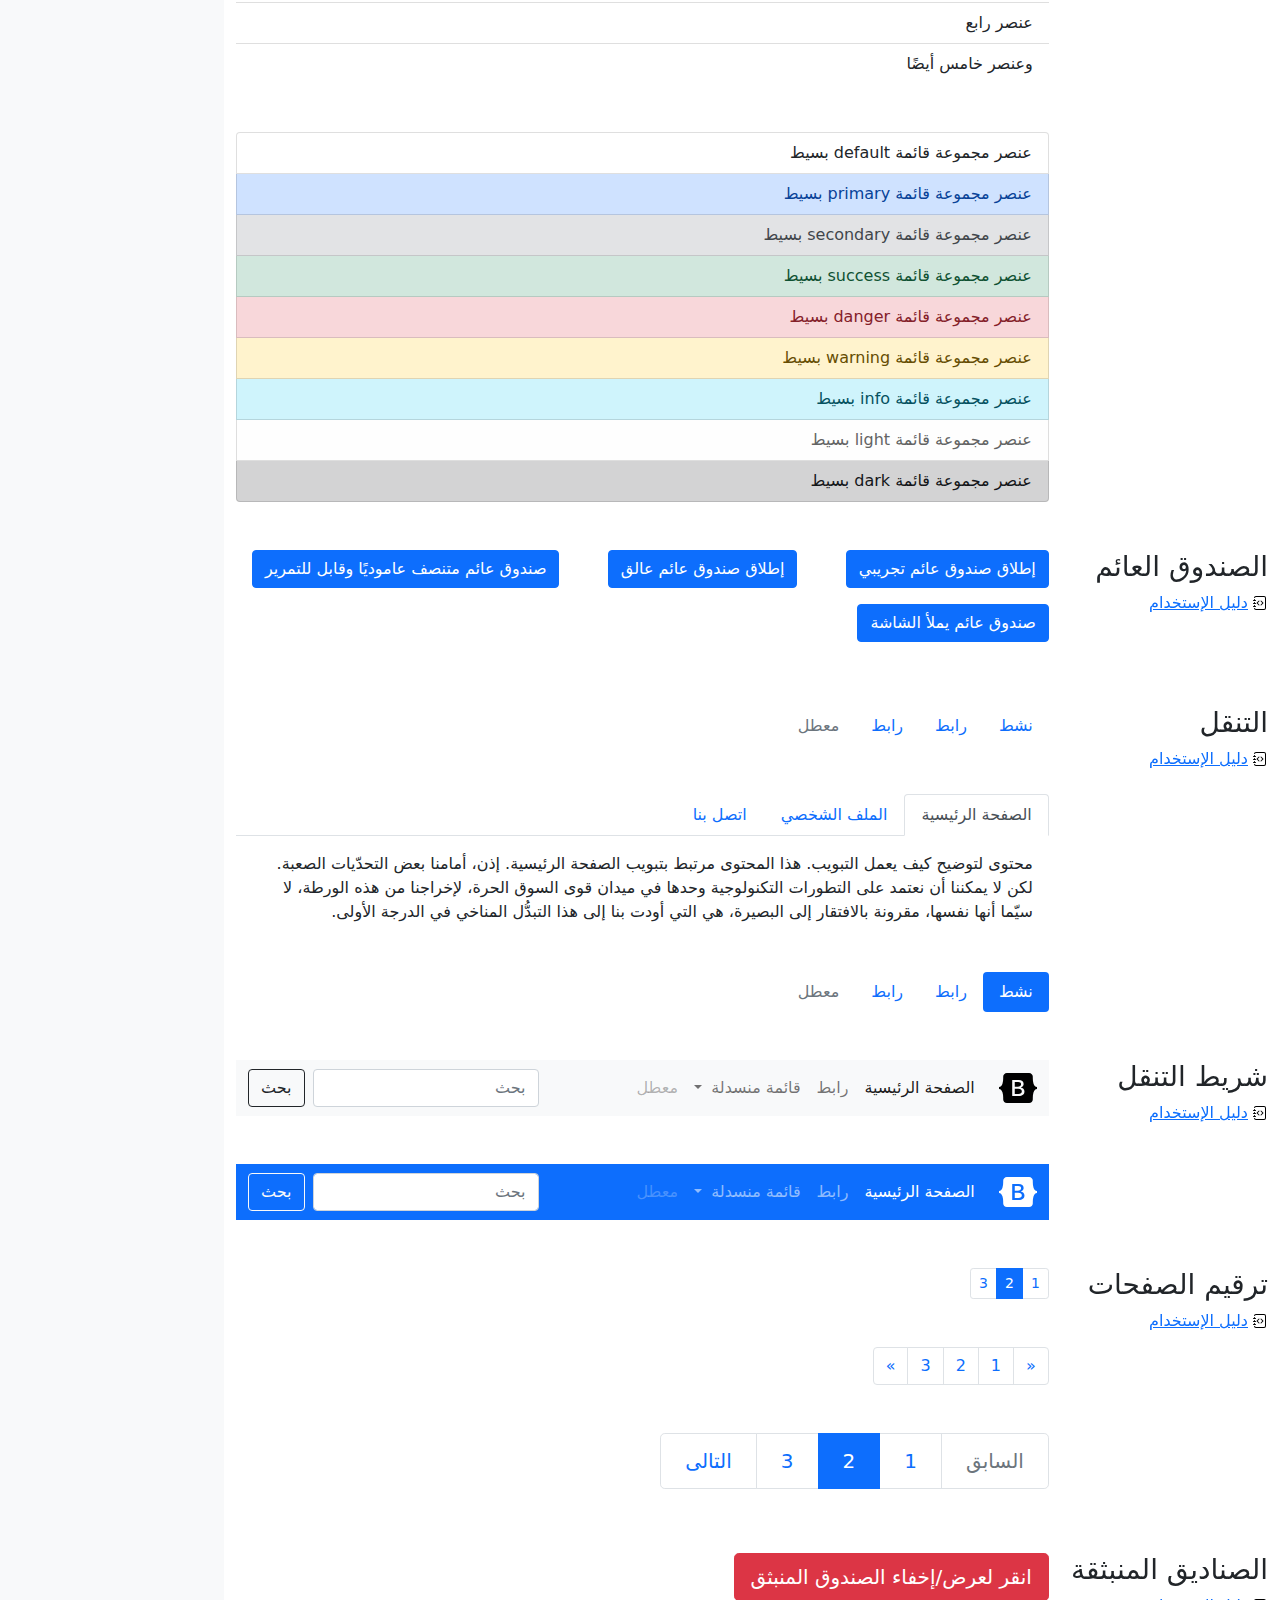
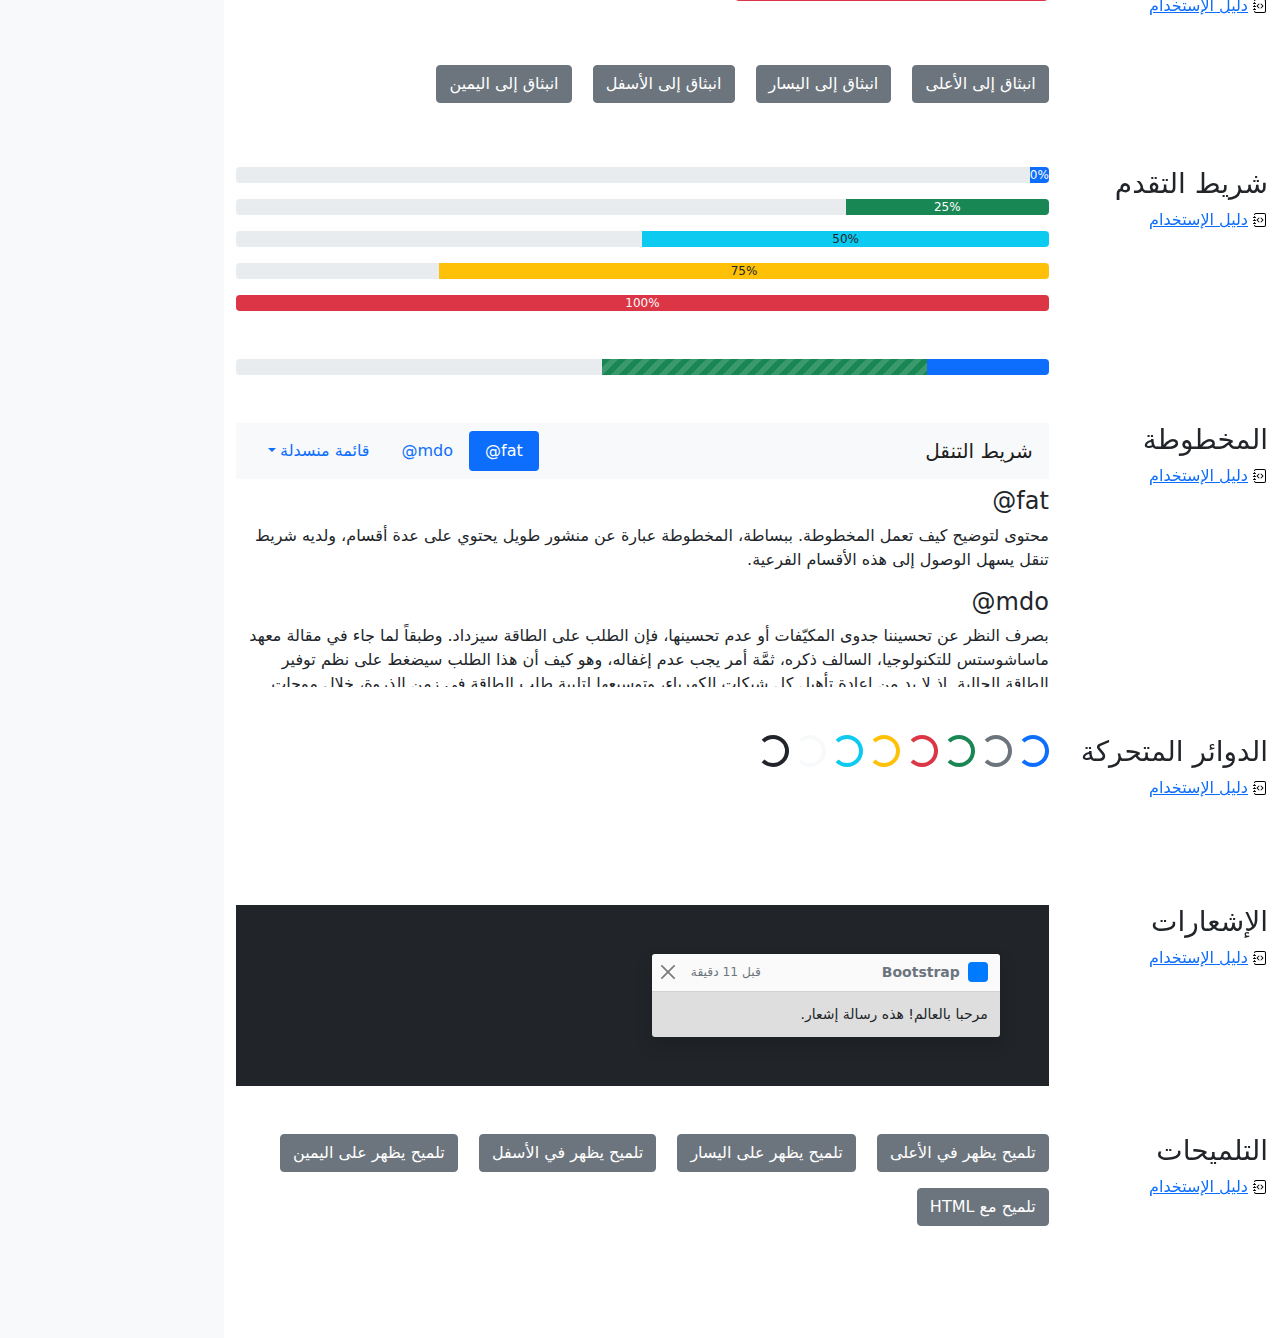
<file: bootstrap/cheatsheet-rtl/index.html>
<!doctype html>
<html lang="ar" dir="rtl">
  <head>
    <meta charset="utf-8">
    <meta name="viewport" content="width=device-width, initial-scale=1">
    <meta name="description" content="">
    <meta name="author" content="Mark Otto, Jacob Thornton, and Bootstrap contributors">
    <meta name="generator" content="Hugo 0.84.0">
    <title>ورقة الغش · Bootstrap v5.0</title>

    <link rel="canonical" href="https://getbootstrap.com/docs/5.0/examples/cheatsheet-rtl/">

    

    <!-- Bootstrap core CSS -->
<link href="../assets/dist/css/bootstrap.rtl.min.css" rel="stylesheet">

    <style>
      .bd-placeholder-img {
        font-size: 1.125rem;
        text-anchor: middle;
        -webkit-user-select: none;
        -moz-user-select: none;
        user-select: none;
      }

      @media (min-width: 768px) {
        .bd-placeholder-img-lg {
          font-size: 3.5rem;
        }
      }
    </style>

    
    <!-- Custom styles for this template -->
    <link href="../cheatsheet/cheatsheet.rtl.css" rel="stylesheet">
  </head>
  <body class="bg-light">
    
<header class="bd-header bg-dark py-3 d-flex align-items-stretch border-bottom border-dark">
  <div class="container-fluid d-flex align-items-center">
    <h1 class="d-flex align-items-center fs-4 text-white mb-0">
      <img src="../assets/brand/bootstrap-logo-white.svg" width="38" height="30" class="me-3" alt="Bootstrap">
      ورقة الغش
    </h1>
    <a href="../examples/cheatsheet/" class="ms-auto link-light" hreflang="en">جدول بيانات LTR</a>
  </div>
</header>
<aside class="bd-aside sticky-xl-top text-muted align-self-start mb-3 mb-xl-5 px-2">
  <h2 class="h6 pt-4 pb-3 mb-4 border-bottom">على هذه الصفحة</h2>
  <nav class="small" id="toc">
    <ul class="list-unstyled">
      <li class="my-2">
        <button class="btn d-inline-flex align-items-center collapsed" data-bs-toggle="collapse" aria-expanded="false" data-bs-target="#contents-collapse" aria-controls="contents-collapse">المحتوى</button>
        <ul class="list-unstyled ps-3 collapse" id="contents-collapse">
          <li><a class="d-inline-flex align-items-center rounded" href="#typography">النصوص</a></li>
          <li><a class="d-inline-flex align-items-center rounded" href="#images">الصور</a></li>
          <li><a class="d-inline-flex align-items-center rounded" href="#tables">الجداول</a></li>
          <li><a class="d-inline-flex align-items-center rounded" href="#figures">النماذج البيانية</a></li>
        </ul>
      </li>
      <li class="my-2">
        <button class="btn d-inline-flex align-items-center collapsed" data-bs-toggle="collapse" aria-expanded="false" data-bs-target="#forms-collapse" aria-controls="forms-collapse">النماذج</button>
        <ul class="list-unstyled ps-3 collapse" id="forms-collapse">
          <li><a class="d-inline-flex align-items-center rounded" href="#overview">نظرة عامة</a></li>
          <li><a class="d-inline-flex align-items-center rounded" href="#disabled-forms">الحقول المعطلة</a></li>
          <li><a class="d-inline-flex align-items-center rounded" href="#sizing">الأحجام</a></li>
          <li><a class="d-inline-flex align-items-center rounded" href="#input-group">مجموعة الإدخال</a></li>
          <li><a class="d-inline-flex align-items-center rounded" href="#floating-labels">الحقول ذوي العناوين العائمة</a></li>
          <li><a class="d-inline-flex align-items-center rounded" href="#validation">التحقق</a></li>
        </ul>
      </li>
      <li class="my-2">
        <button class="btn d-inline-flex align-items-center collapsed" data-bs-toggle="collapse" aria-expanded="false" data-bs-target="#components-collapse" aria-controls="components-collapse">مكونات</button>
        <ul class="list-unstyled ps-3 collapse" id="components-collapse">
          <li><a class="d-inline-flex align-items-center rounded" href="#accordion">المطوية</a></li>
          <li><a class="d-inline-flex align-items-center rounded" href="#alerts">الإنذارات</a></li>
          <li><a class="d-inline-flex align-items-center rounded" href="#badge">الشارة</a></li>
          <li><a class="d-inline-flex align-items-center rounded" href="#breadcrumb">مسار التنقل التفصيلي</a></li>
          <li><a class="d-inline-flex align-items-center rounded" href="#buttons">الأزرار</a></li>
          <li><a class="d-inline-flex align-items-center rounded" href="#button-group">مجموعة الأزرار</a></li>
          <li><a class="d-inline-flex align-items-center rounded" href="#card">البطاقة</a></li>
          <li><a class="d-inline-flex align-items-center rounded" href="#carousel">شرائح العرض</a></li>
          <li><a class="d-inline-flex align-items-center rounded" href="#dropdowns">القوائم المنسدلة</a></li>
          <li><a class="d-inline-flex align-items-center rounded" href="#list-group">مجموعة العناصر</a></li>
          <li><a class="d-inline-flex align-items-center rounded" href="#modal">الصندوق العائم</a></li>
          <li><a class="d-inline-flex align-items-center rounded" href="#navs">التنقل</a></li>
          <li><a class="d-inline-flex align-items-center rounded" href="#navbar">شريط التنقل</a></li>
          <li><a class="d-inline-flex align-items-center rounded" href="#pagination">ترقيم الصفحات</a></li>
          <li><a class="d-inline-flex align-items-center rounded" href="#popovers">الصناديق المنبثقة</a></li>
          <li><a class="d-inline-flex align-items-center rounded" href="#progress">شريط التقدم</a></li>
          <li><a class="d-inline-flex align-items-center rounded" href="#scrollspy">المخطوطة</a></li>
          <li><a class="d-inline-flex align-items-center rounded" href="#spinners">الدوائر المتحركة</a></li>
          <li><a class="d-inline-flex align-items-center rounded" href="#toasts">الإشعارات</a></li>
          <li><a class="d-inline-flex align-items-center rounded" href="#tooltips">التلميحات</a></li>
        </ul>
      </li>
    </ul>
  </nav>
</aside>
<div class="bd-cheatsheet container-fluid bg-body">
  <section id="content">
    <h2 class="sticky-xl-top fw-bold pt-3 pt-xl-5 pb-2 pb-xl-3">المحتوى</h2>

    <article class="my-3" id="typography">
      <div class="bd-heading sticky-xl-top align-self-start mt-5 mb-3 mt-xl-0 mb-xl-2">
        <h3>النصوص</h3>
        <a class="d-flex align-items-center" hreflang="en" href="../content/typography/">دليل الإستخدام</a>
      </div>

      <div>
        <div class="bd-example">
        <p class="display-1">العرض 1</p>
        <p class="display-2">العرض 2</p>
        <p class="display-3">العرض 3</p>
        <p class="display-4">العرض 4</p>
        <p class="display-5">العرض 5</p>
        <p class="display-6">العرض 6</p>
        </div>

        <div class="bd-example">
        <p class="h1">عنوان 1</p>
        <p class="h2">عنوان 2</p>
        <p class="h3">عنوان 3</p>
        <p class="h4">عنوان 4</p>
        <p class="h5">عنوان 5</p>
        <p class="h6">عنوان 6</p>
        </div>

        <div class="bd-example">
        <p class="lead">
          هذه قطعة إملائية متميزة، فهي مصممة لتكون بارزة من بين القطع الإملائية الأخرى.
        </p>
        </div>

        <div class="bd-example">
        <p>يمكنك استخدام تصنيف mark <mark>لتحديد</mark> نص.</p>
        <p><del>من المفترض أن يتم التعامل مع هذا السطر كنص محذوف.</del></p>
        <p><s>من المفترض أن يتم التعامل مع هذا السطر على أنه لم يعد دقيقًا.</s></p>
        <p><ins>من المفترض أن يتم التعامل مع هذا السطر كإضافة إلى المستند.</ins></p>
        <p><u>سيتم عرض النص في هذا السطر كما وتحته خط.</u></p>
        <p><small>من المفترض أن يتم التعامل مع هذا السطر على أنه يحوي تفاصيل صغيرة.</small></p>
        <p><strong>هذا السطر يحوي نص عريض.</strong></p>
        <p><em>هذا السطر يحوي نص مائل.</em></p>
        </div>

        <div class="bd-example">
        <blockquote class="blockquote">
          <p>إقتباس مبهر، موضوع في عنصر blockquote</p>
          <footer class="blockquote-footer">شخص مشهور في <cite title= "عنوان المصدر"> عنوان المصدر </cite></footer>
        </blockquote>
        </div>

        <div class="bd-example">
        <ul class="list-unstyled">
          <li>هذه قائمة عناصر.</li>
          <li>بالرغم من أنها مصممة كي لا تظهر كذلك.</li>
          <li>إلا أنها مجهزة كـ قائمة خلف الكواليس</li>
          <li>هذا التصميم ينطبق فقد على القائمة الرئيسية</li>
          <li>القوائم الفرعية
            <ul>
              <li>لا تتأثر بهذا التصميم</li>
              <li>فهي تظهر عليها علامات الترقيم</li>
              <li>وتحتوي على مساحة فارغة بجوارها</li>
            </ul>
          </li>
          <li>قد يكون هذا التصميم مفيدًا في بعض الأحيان.</li>
        </ul>
        </div>

        <div class="bd-example">
        <ul class="list-inline">
          <li class="list-inline-item">هذا عنصر في قائمة.</li>
          <li class="list-inline-item">وهذا أيضًا.</li>
          <li class="list-inline-item">لكنهم يظهرون متجاورين.</li>
        </ul>
        </div>
      </div>
    </article>
    <article class="my-3" id="images">
      <div class="bd-heading sticky-xl-top align-self-start mt-5 mb-3 mt-xl-0 mb-xl-2">
        <h3>الصور</h3>
        <a class="d-flex align-items-center" hreflang="en" href="../content/images/">دليل الإستخدام</a>
      </div>

      <div>
        <div class="bd-example">
        <svg class="bd-placeholder-img bd-placeholder-img-lg img-fluid" width="100%" height="250" xmlns="http://www.w3.org/2000/svg" role="img" aria-label="Placeholder: صورة مستجيبة" preserveAspectRatio="xMidYMid slice" focusable="false"><title>Placeholder</title><rect width="100%" height="100%" fill="#868e96"/><text x="50%" y="50%" fill="#dee2e6" dy=".3em">صورة مستجيبة</text></svg>

        </div>

        <div class="bd-example">
        <svg class="bd-placeholder-img img-thumbnail" width="200" height="200" xmlns="http://www.w3.org/2000/svg" role="img" aria-label="صورة عنصر نائب مربع عام مع حدود بيضاء حولها ، مما يجعلها تشبه صورة تم التقاطها بكاميرا فورية قديمة: 200x200" preserveAspectRatio="xMidYMid slice" focusable="false"><title>صورة عنصر نائب مربع عام مع حدود بيضاء حولها ، مما يجعلها تشبه صورة تم التقاطها بكاميرا فورية قديمة</title><rect width="100%" height="100%" fill="#868e96"/><text x="50%" y="50%" fill="#dee2e6" dy=".3em">200x200</text></svg>

        </div>
      </div>
    </article>
    <article class="my-3" id="tables">
      <div class="bd-heading sticky-xl-top align-self-start mt-5 mb-3 mt-xl-0 mb-xl-2">
        <h3>الجداول</h3>
        <a class="d-flex align-items-center" hreflang="en" href="../content/tables/">دليل الإستخدام</a>
      </div>

      <div>
        <div class="bd-example">
        <table class="table table-striped">
          <thead>
          <tr>
            <th scope="col">#</th>
            <th scope="col">الاسم الاول</th>
            <th scope="col">الكنية</th>
            <th scope="col">الاسم المستعار</th>
          </tr>
          </thead>
          <tbody>
          <tr>
            <th scope="row">1</th>
            <td>Mark</td>
            <td>Otto</td>
            <td><bdo lang="en" dir="ltr">@mdo</bdo></td>
          </tr>
          <tr>
            <th scope="row">2</th>
            <td>Jacob</td>
            <td>Thornton</td>
            <td><bdo lang="en" dir="ltr">@fat</bdo></td>
          </tr>
          <tr>
            <th scope="row">3</th>
            <td colspan="2">Larry the Bird</td>
            <td><bdo lang="en" dir="ltr">@twitter</bdo></td>
          </tr>
          </tbody>
        </table>
        </div>

        <div class="bd-example">
        <table class="table table-dark table-borderless">
          <thead>
          <tr>
            <th scope="col">#</th>
            <th scope="col">الاسم الاول</th>
            <th scope="col">الكنية</th>
            <th scope="col">الاسم المستعار</th>
          </tr>
          </thead>
          <tbody>
          <tr>
            <th scope="row">1</th>
            <td>Mark</td>
            <td>Otto</td>
            <td><bdo lang="en" dir="ltr">@mdo</bdo></td>
          </tr>
          <tr>
            <th scope="row">2</th>
            <td>Jacob</td>
            <td>Thornton</td>
            <td><bdo lang="en" dir="ltr">@fat</bdo></td>
          </tr>
          <tr>
            <th scope="row">3</th>
            <td colspan="2">Larry the Bird</td>
            <td><bdo lang="en" dir="ltr">@twitter</bdo></td>
          </tr>
          </tbody>
        </table>
        </div>

        <div class="bd-example">
        <table class="table table-hover">
          <thead>
          <tr>
            <th scope="col">Class</th>
            <th scope="col">عنوان</th>
            <th scope="col">عنوان</th>
          </tr>
          </thead>
          <tbody>
          <tr>
            <th scope="row">Default</th>
            <td>خلية</td>
            <td>خلية</td>
          </tr>
          
          <tr class="table-primary">
            <th scope="row">Primary</th>
            <td>خلية</td>
            <td>خلية</td>
          </tr>
          <tr class="table-secondary">
            <th scope="row">Secondary</th>
            <td>خلية</td>
            <td>خلية</td>
          </tr>
          <tr class="table-success">
            <th scope="row">Success</th>
            <td>خلية</td>
            <td>خلية</td>
          </tr>
          <tr class="table-danger">
            <th scope="row">Danger</th>
            <td>خلية</td>
            <td>خلية</td>
          </tr>
          <tr class="table-warning">
            <th scope="row">Warning</th>
            <td>خلية</td>
            <td>خلية</td>
          </tr>
          <tr class="table-info">
            <th scope="row">Info</th>
            <td>خلية</td>
            <td>خلية</td>
          </tr>
          <tr class="table-light">
            <th scope="row">Light</th>
            <td>خلية</td>
            <td>خلية</td>
          </tr>
          <tr class="table-dark">
            <th scope="row">Dark</th>
            <td>خلية</td>
            <td>خلية</td>
          </tr>
          </tbody>
        </table>
        </div>

        <div class="bd-example">
        <table class="table table-sm table-bordered">
          <thead>
          <tr>
            <th scope="col">#</th>
            <th scope="col">الاسم الاول</th>
            <th scope="col">الكنية</th>
            <th scope="col">الاسم المستعار</th>
          </tr>
          </thead>
          <tbody>
          <tr>
            <th scope="row">1</th>
            <td>Mark</td>
            <td>Otto</td>
            <td><bdo lang="en" dir="ltr">@mdo</bdo></td>
          </tr>
          <tr>
            <th scope="row">2</th>
            <td>Jacob</td>
            <td>Thornton</td>
            <td><bdo lang="en" dir="ltr">@fat</bdo></td>
          </tr>
          <tr>
            <th scope="row">3</th>
            <td colspan="2">Larry the Bird</td>
            <td><bdo lang="en" dir="ltr">@twitter</bdo></td>
          </tr>
          </tbody>
        </table>
        </div>
      </div>
    </article>
    <article class="my-3" id="figures">
      <div class="bd-heading sticky-xl-top align-self-start mt-5 mb-3 mt-xl-0 mb-xl-2">
        <h3>النماذج البيانية</h3>
        <a class="d-flex align-items-center" hreflang="en" href="../content/figures/">دليل الإستخدام</a>
      </div>

      <div>
        <div class="bd-example">
        <figure class="figure">
          <svg class="bd-placeholder-img figure-img img-fluid rounded" width="400" height="300" xmlns="http://www.w3.org/2000/svg" role="img" aria-label="Placeholder: 400x300" preserveAspectRatio="xMidYMid slice" focusable="false"><title>Placeholder</title><rect width="100%" height="100%" fill="#868e96"/><text x="50%" y="50%" fill="#dee2e6" dy=".3em">400x300</text></svg>

          <figcaption class="figure-caption">شرح للصورة أعلاه.</figcaption>
        </figure>
        </div>
      </div>
    </article>
  </section>

  <section id="forms">
    <h2 class="sticky-xl-top fw-bold pt-3 pt-xl-5 pb-2 pb-xl-3">النماذج</h2>

    <article class="my-3" id="overview">
      <div class="bd-heading sticky-xl-top align-self-start mt-5 mb-3 mt-xl-0 mb-xl-2">
        <h3>نظرة عامة</h3>
        <a class="d-flex align-items-center" hreflang="en" href="../forms/overview/">دليل الإستخدام</a>
      </div>

      <div>
        <div class="bd-example">
        <form>
          <div class="mb-3">
            <label for="exampleInputEmail1" class="form-label">البريد الإلكتروني</label>
            <input type="email" class="form-control" id="exampleInputEmail1" aria-describedby="emailHelp">
            <div id="emailHelp" class="form-text">لن نقوم بمشاركة بريدك الإلكتروني مع أي شخص آخر.</div>
          </div>
          <div class="mb-3">
            <label for="exampleInputPassword1" class="form-label">كلمة السر</label>
            <input type="password" class="form-control" id="exampleInputPassword1">
          </div>
          <div class="mb-3 form-check">
            <input type="checkbox" class="form-check-input" id="exampleCheck1">
            <label class="form-check-label" for="exampleCheck1">اخترني</label>
          </div>
          <fieldset class="mb-3">
            <legend>أزرار الاختيار الأحادي</legend>
            <div class="form-check">
              <input type="radio" name="radios" class="form-check-input" id="exampleRadio1" checked>
              <label class="form-check-label" for="exampleRadio1">الخيار الافتراضي</label>
            </div>
            <div class="mb-3 form-check">
              <input type="radio" name="radios" class="form-check-input" id="exampleRadio2">
              <label class="form-check-label" for="exampleRadio2">خيار آخر</label>
            </div>
          </fieldset>
          <div class="mb-3">
            <label class="form-label" for="customFile">رفع</label>
            <input type="file" class="form-control" id="customFile">
          </div>
          <div class="mb-3 form-check form-switch">
            <input class="form-check-input" type="checkbox" id="flexSwitchCheckChecked" checked>
            <label class="form-check-label" for="flexSwitchCheckChecked">زر على شكل مفتاح اختيار.</label>
          </div>
          <div class="mb-3">
            <label for="customRange3" class="form-label">مثال على حقل اختيار نطاقي</label>
            <input type="range" class="form-range" min="0" max="5" step="0.5" id="customRange3">
          </div>
          <button type="submit" class="btn btn-primary">إرسال</button>
        </form>
        </div>
      </div>
    </article>
    <article class="my-3" id="disabled-forms">
      <div class="bd-heading sticky-xl-top align-self-start mt-5 mb-3 mt-xl-0 mb-xl-2">
        <h3>الحقول المعطلة</h3>
        <a class="d-flex align-items-center" hreflang="en" href="../forms/overview/#disabled-forms">دليل الإستخدام</a>
      </div>

      <div>
        <div class="bd-example">
        <form>
          <fieldset disabled aria-label="مثال على مجموعة الحقول المعطلة">
            <div class="mb-3">
              <label for="disabledTextInput" class="form-label">حقل إدخال معطل</label>
              <input type="text" id="disabledTextInput" class="form-control" placeholder="حقل إدخال معطل">
            </div>
            <div class="mb-3">
              <label for="disabledSelect" class="form-label">قائمة اختيار معطلة</label>
              <select id="disabledSelect" class="form-select">
                <option>خيار معطل</option>
              </select>
            </div>
            <div class="mb-3">
              <div class="form-check">
                <input class="form-check-input" type="checkbox" id="disabledFieldsetCheck" disabled>
                <label class="form-check-label" for="disabledFieldsetCheck">
                  زر اختيار معطل
                </label>
              </div>
            </div>
            <fieldset class="mb-3">
              <legend>أزرار اختيار أحادي معطلين</legend>
              <div class="form-check">
                <input type="radio" name="radios" class="form-check-input" id="disabledRadio1" disabled>
                <label class="form-check-label" for="disabledRadio1">خيار معطل</label>
              </div>
              <div class="mb-3 form-check">
                <input type="radio" name="radios" class="form-check-input" id="disabledRadio2" disabled>
                <label class="form-check-label" for="disabledRadio2">خيار آخر معطل</label>
              </div>
            </fieldset>
            <div class="mb-3">
              <label class="form-label" for="disabledCustomFile">رفع معطل</label>
              <input type="file" class="form-control" id="disabledCustomFile" disabled>
            </div>
            <div class="mb-3 form-check form-switch">
              <input class="form-check-input" type="checkbox" id="disabledSwitchCheckChecked" checked disabled>
              <label class="form-check-label" for="disabledSwitchCheckChecked">زر معطل على شكل مفتاح اختيار.</label>
            </div>
            <div class="mb-3">
              <label for="disabledRange" class="form-label">حقل اختيار نطاقي معطل</label>
              <input type="range" class="form-range" min="0" max="5" step="0.5" id="disabledRange">
            </div>
            <button type="submit" class="btn btn-primary">إرسال</button>
          </fieldset>
        </form>
        </div>
      </div>
    </article>
    <article class="my-3" id="sizing">
      <div class="bd-heading sticky-xl-top align-self-start mt-5 mb-3 mt-xl-0 mb-xl-2">
        <h3>الأحجام</h3>
        <a class="d-flex align-items-center" hreflang="en" href="../forms/form-control/#sizing">دليل الإستخدام</a>
      </div>

      <div>
        <div class="bd-example">
        <div class="mb-3">
          <input class="form-control form-control-lg" type="text" placeholder="حقل إدخال كبير" aria-label=".form-control-lg مثال">
        </div>
        <div class="mb-3">
          <select class="form-select form-select-lg mb-3" aria-label=".form-select-lg مثال">
            <option selected>افتح قائمة الاختيار هذه</option>
            <option value="1">واحد</option>
            <option value="2">اثنان</option>
            <option value="3">ثلاثة</option>
          </select>
        </div>
        <div class="mb-3">
          <input type="file" class="form-control form-control-lg" aria-label="مثال على إدخال ملف كبير">
        </div>
        </div>

        <div class="bd-example">
        <div class="mb-3">
          <input class="form-control form-control-sm" type="text" placeholder="حقل إدخال صغير" aria-label=".form-control-sm مثال">
        </div>
        <div class="mb-3">
          <select class="form-select form-select-sm" aria-label=".form-select-sm مثال">
            <option selected>افتح قائمة الاختيار هذه</option>
            <option value="1">واحد</option>
            <option value="2">اثنان</option>
            <option value="3">ثلاثة</option>
          </select>
        </div>
        <div class="mb-3">
          <input type="file" class="form-control form-control-sm" aria-label="مثال على إدخال ملف صغير">
        </div>
        </div>
      </div>
    </article>
    <article class="my-3" id="input-group">
      <div class="bd-heading sticky-xl-top align-self-start mt-5 mb-3 mt-xl-0 mb-xl-2">
        <h3>مجموعة الإدخال</h3>
        <a class="d-flex align-items-center" hreflang="en" href="../forms/input-group/">دليل الإستخدام</a>
      </div>

      <div>
        <div class="bd-example">
        <div class="input-group mb-3">
          <span class="input-group-text" id="basic-addon1">أنا اسمي</span>
          <input type="text" class="form-control" placeholder="فلان الفلاني" aria-label="الاسم" aria-describedby="basic-addon1">
        </div>
        <div class="input-group mb-3">
          <input type="text" class="form-control" placeholder="أنا أحب الكعك والقهوة" aria-label="الطعام المفضل" aria-describedby="basic-addon2">
          <span class="input-group-text" id="basic-addon2">وغيرها</span>
        </div>
        <label for="basic-url" class="form-label">عنوان حسابك الشخصي</label>
        <div class="input-group mb-3">
          <input type="text" class="form-control" id="basic-url" aria-describedby="basic-addon3">
          <span class="input-group-text" id="basic-addon3"><bdo lang="en" dir="ltr">https://example.com/users/</bdo></span>
        </div>
        <div class="input-group mb-3">
          <span class="input-group-text"><bdo lang="en" dir="ltr">.00</bdo></span>
          <input type="text" class="form-control" aria-label="المبلغ (لأقرب دولار)">
          <span class="input-group-text">$</span>
        </div>
        <div class="input-group">
          <span class="input-group-text">مع textarea</span>
          <textarea class="form-control" aria-label="مع textarea"></textarea>
        </div>
        </div>
      </div>
    </article>
    <article class="my-3" id="floating-labels">
      <div class="bd-heading sticky-xl-top align-self-start mt-5 mb-3 mt-xl-0 mb-xl-2">
        <h3>الحقول ذوي العناوين العائمة</h3>
        <a class="d-flex align-items-center" href="../forms/floating-labels/">دليل الإستخدام</a>
      </div>

      <div>
        <div class="bd-example">
        <form>
          <div class="form-floating mb-3">
            <input type="email" class="form-control" id="floatingInput" placeholder="name@example.com">
            <label for="floatingInput">البريد الالكتروني</label>
          </div>
          <div class="form-floating">
            <input type="password" class="form-control" id="floatingPassword" placeholder="كلمة السر">
            <label for="floatingPassword">كلمة السر</label>
          </div>
        </form>
        </div>
      </div>
    </article>
    <article class="my-3" id="validation">
      <div class="bd-heading sticky-xl-top align-self-start mt-5 mb-3 mt-xl-0 mb-xl-2">
        <h3>التحقق</h3>
        <a class="d-flex align-items-center" hreflang="en" href="../forms/validation/">دليل الإستخدام</a>
      </div>

      <div>
        <div class="bd-example">
        <form class="row g-3">
          <div class="col-md-4">
            <label for="validationServer01" class="form-label">الاسم الاول</label>
            <input type="text" class="form-control is-valid" id="validationServer01" value="Mark" required>
            <div class="valid-feedback">
              يبدو صحيحًا!
            </div>
          </div>
          <div class="col-md-4">
            <label for="validationServer02" class="form-label">الكنية</label>
            <input type="text" class="form-control is-valid" id="validationServer02" value="Otto" required>
            <div class="valid-feedback">
              يبدو صحيحًا!
            </div>
          </div>
          <div class="col-md-4">
            <label for="validationServerUsername" class="form-label">اسم المستخدم</label>
            <div class="input-group has-validation">
              <input type="text" class="form-control is-invalid" id="validationServerUsername" aria-describedby="inputGroupPrepend3" required>
              <span class="input-group-text" id="inputGroupPrepend3">@</span>
              <div class="invalid-feedback">
                يرجى اختيار اسم مستخدم.
              </div>
            </div>
          </div>
          <div class="col-md-6">
            <label for="validationServer03" class="form-label">مدينة</label>
            <input type="text" class="form-control is-invalid" id="validationServer03" required>
            <div class="invalid-feedback">
              يرجى إدخال مدينة صحيحة.
            </div>
          </div>
          <div class="col-md-3">
            <label for="validationServer04" class="form-label">حالة</label>
            <select class="form-select is-invalid" id="validationServer04" required>
              <option selected disabled value="">اختر...</option>
              <option>...</option>
            </select>
            <div class="invalid-feedback">
              يرجى اختيار ولاية صحيحة.
            </div>
          </div>
          <div class="col-md-3">
            <label for="validationServer05" class="form-label">الرمز البريدي</label>
            <input type="text" class="form-control is-invalid" id="validationServer05" required>
            <div class="invalid-feedback">
              يرجى إدخال رمز بريدي صحيح.
            </div>
          </div>
          <div class="col-12">
            <div class="form-check">
              <input class="form-check-input is-invalid" type="checkbox" value="" id="invalidCheck3" required>
              <label class="form-check-label" for="invalidCheck3">
                أوافق على الشروط والأحكام
              </label>
              <div class="invalid-feedback">
                تجب الموافقة قبل إرسال النموذج.
              </div>
            </div>
          </div>
          <div class="col-12">
            <button class="btn btn-primary" type="submit">إرسال النموذج</button>
          </div>
        </form>
        </div>
      </div>
    </article>
  </section>

  <section id="components">
    <h2 class="sticky-xl-top fw-bold pt-3 pt-xl-5 pb-2 pb-xl-3">العناصر</h2>

    <article class="my-3" id="accordion">
      <div class="bd-heading sticky-xl-top align-self-start mt-5 mb-3 mt-xl-0 mb-xl-2">
        <h3>المطوية</h3>
        <a class="d-flex align-items-center" hreflang="en" href="../components/accordion/">دليل الإستخدام</a>
      </div>

      <div>
        <div class="bd-example">
        <div class="accordion" id="accordionExample">
          <div class="accordion-item">
            <h4 class="accordion-header" id="headingOne">
              <button class="accordion-button" type="button" data-bs-toggle="collapse" data-bs-target="#collapseOne" aria-expanded="true" aria-controls="collapseOne">
                عنصر المطوية الأول
              </button>
            </h4>
            <div id="collapseOne" class="accordion-collapse collapse show" aria-labelledby="headingOne" data-bs-parent="#accordionExample">
              <div class="accordion-body">
                <strong>هذا هو محتوى عنصر المطوية الأول.</strong> سيكون المحتوى مخفيًا بشكل إفتراضي حتى يقوم Bootstrap بإضافة الكلاسات اللازمة لكل عنصر في المطوية. هذه الكلاسات تتحكم بالمظهر العام ووتتحكم أيضا بإظهار وإخفاء أقسام المطوية عبر حركات CSS الإنتقالية. يمكنك تعديل أي من هذه عبر كلاسات CSS خاصة بك، او عبر تغيير القيم الإفتراضية المقدمة من Bootsrap. من الجدير بالذكر أنه يمكن وضع أي كود HTML هنا، ولكن الحركة الإنتقالية قد تحد من الoverflow.
              </div>
            </div>
          </div>
          <div class="accordion-item">
            <h4 class="accordion-header" id="headingTwo">
              <button class="accordion-button collapsed" type="button" data-bs-toggle="collapse" data-bs-target="#collapseTwo" aria-expanded="false" aria-controls="collapseTwo">
                عنصر المطوية الثاني
              </button>
            </h4>
            <div id="collapseTwo" class="accordion-collapse collapse" aria-labelledby="headingTwo" data-bs-parent="#accordionExample">
              <div class="accordion-body">
                <strong>هذا هو محتوى عنصر المطوية الثاني.</strong> سيكون المحتوى مخفيًا بشكل إفتراضي حتى يقوم Bootstrap بإضافة الكلاسات اللازمة لكل عنصر في المطوية. هذه الكلاسات تتحكم بالمظهر العام ووتتحكم أيضا بإظهار وإخفاء أقسام المطوية عبر حركات CSS الإنتقالية. يمكنك تعديل أي من هذه عبر كلاسات CSS خاصة بك، او عبر تغيير القيم الإفتراضية المقدمة من Bootsrap. من الجدير بالذكر أنه يمكن وضع أي كود HTML هنا، ولكن الحركة الإنتقالية قد تحد من الoverflow.
              </div>
            </div>
          </div>
          <div class="accordion-item">
            <h4 class="accordion-header" id="headingThree">
              <button class="accordion-button collapsed" type="button" data-bs-toggle="collapse" data-bs-target="#collapseThree" aria-expanded="false" aria-controls="collapseThree">
                عنصر المطوية الثالث
              </button>
            </h4>
            <div id="collapseThree" class="accordion-collapse collapse" aria-labelledby="headingThree" data-bs-parent="#accordionExample">
              <div class="accordion-body">
                <strong>هذا هو محتوى عنصر المطوية الثالث.</strong> سيكون المحتوى مخفيًا بشكل إفتراضي حتى يقوم Bootstrap بإضافة الكلاسات اللازمة لكل عنصر في المطوية. هذه الكلاسات تتحكم بالمظهر العام ووتتحكم أيضا بإظهار وإخفاء أقسام المطوية عبر حركات CSS الإنتقالية. يمكنك تعديل أي من هذه عبر كلاسات CSS خاصة بك، او عبر تغيير القيم الإفتراضية المقدمة من Bootsrap. من الجدير بالذكر أنه يمكن وضع أي كود HTML هنا، ولكن الحركة الإنتقالية قد تحد من الoverflow.
              </div>
            </div>
          </div>
        </div>
        </div>
      </div>
    </article>
    <article class="my-3" id="alerts">
      <div class="bd-heading sticky-xl-top align-self-start mt-5 mb-3 mt-xl-0 mb-xl-2">
        <h3>الإنذارات</h3>
        <a class="d-flex align-items-center" hreflang="en" href="../components/alerts/">دليل الإستخدام</a>
      </div>

      <div>
        <div class="bd-example">
        
        <div class="alert alert-primary alert-dismissible fade show" role="alert">
          تنبيه primary بسيط مع <a href="#" class="alert-link">رابط مثال</a>. أعطها نقرة إذا أردت.
          <button type="button" class="btn-close" data-bs-dismiss="alert" aria-label="قريب"></button>
        </div>
        <div class="alert alert-secondary alert-dismissible fade show" role="alert">
          تنبيه secondary بسيط مع <a href="#" class="alert-link">رابط مثال</a>. أعطها نقرة إذا أردت.
          <button type="button" class="btn-close" data-bs-dismiss="alert" aria-label="قريب"></button>
        </div>
        <div class="alert alert-success alert-dismissible fade show" role="alert">
          تنبيه success بسيط مع <a href="#" class="alert-link">رابط مثال</a>. أعطها نقرة إذا أردت.
          <button type="button" class="btn-close" data-bs-dismiss="alert" aria-label="قريب"></button>
        </div>
        <div class="alert alert-danger alert-dismissible fade show" role="alert">
          تنبيه danger بسيط مع <a href="#" class="alert-link">رابط مثال</a>. أعطها نقرة إذا أردت.
          <button type="button" class="btn-close" data-bs-dismiss="alert" aria-label="قريب"></button>
        </div>
        <div class="alert alert-warning alert-dismissible fade show" role="alert">
          تنبيه warning بسيط مع <a href="#" class="alert-link">رابط مثال</a>. أعطها نقرة إذا أردت.
          <button type="button" class="btn-close" data-bs-dismiss="alert" aria-label="قريب"></button>
        </div>
        <div class="alert alert-info alert-dismissible fade show" role="alert">
          تنبيه info بسيط مع <a href="#" class="alert-link">رابط مثال</a>. أعطها نقرة إذا أردت.
          <button type="button" class="btn-close" data-bs-dismiss="alert" aria-label="قريب"></button>
        </div>
        <div class="alert alert-light alert-dismissible fade show" role="alert">
          تنبيه light بسيط مع <a href="#" class="alert-link">رابط مثال</a>. أعطها نقرة إذا أردت.
          <button type="button" class="btn-close" data-bs-dismiss="alert" aria-label="قريب"></button>
        </div>
        <div class="alert alert-dark alert-dismissible fade show" role="alert">
          تنبيه dark بسيط مع <a href="#" class="alert-link">رابط مثال</a>. أعطها نقرة إذا أردت.
          <button type="button" class="btn-close" data-bs-dismiss="alert" aria-label="قريب"></button>
        </div>
        </div>

        <div class="bd-example">
        <div class="alert alert-success" role="alert">
          <h4 class="alert-heading">أحسنت!</h4>
          <p>لقد نجحت في قراءة رسالة التنبيه المهمة هذه. سيتم تشغيل نص المثال هذا لفترة أطول قليلاً حتى تتمكن من رؤية كيفية عمل التباعد داخل التنبيه مع هذا النوع من المحتوى.</p>
          <hr>
          <p class="mb-0">كلما احتجت إلى ذلك ، تأكد من استخدام أدوات الهامش للحفاظ على الأشياء لطيفة ومرتبة.</p>
        </div>
        </div>
      </div>
    </article>
    <article class="my-3" id="badge">
      <div class="bd-heading sticky-xl-top align-self-start mt-5 mb-3 mt-xl-0 mb-xl-2">
        <h3>الشارة</h3>
        <a class="d-flex align-items-center" hreflang="en" href="../components/badge/">دليل الإستخدام</a>
      </div>

      <div>
        <div class="bd-example">
        <p class="h1">مثال على عنوان <span class="badge bg-primary">جديد</span></p>
        <p class="h2">مثال على عنوان <span class="badge bg-secondary">جديد</span></p>
        <p class="h3">مثال على عنوان <span class="badge bg-success">جديد</span></p>
        <p class="h4">مثال على عنوان <span class="badge bg-danger">جديد</span></p>
        <p class="h5">مثال على عنوان <span class="badge bg-warning text-dark">جديد</span></p>
        <p class="h6">مثال على عنوان <span class="badge bg-info text-dark">جديد</span></p>
        <p class="h6">مثال على عنوان <span class="badge bg-light text-dark">جديد</span></p>
        <p class="h6">مثال على عنوان <span class="badge bg-dark">جديد</span></p>
        </div>

        <div class="bd-example">
        
        <span class="badge rounded-pill bg-primary">Primary</span>
        <span class="badge rounded-pill bg-secondary">Secondary</span>
        <span class="badge rounded-pill bg-success">Success</span>
        <span class="badge rounded-pill bg-danger">Danger</span>
        <span class="badge rounded-pill bg-warning text-dark">Warning</span>
        <span class="badge rounded-pill bg-info text-dark">Info</span>
        <span class="badge rounded-pill bg-light text-dark">Light</span>
        <span class="badge rounded-pill bg-dark">Dark</span>
        </div>
      </div>
    </article>
    <article class="my-3" id="breadcrumb">
      <div class="bd-heading sticky-xl-top align-self-start mt-5 mb-3 mt-xl-0 mb-xl-2">
        <h3>مسار التنقل التفصيلي (فتات الخبز)</h3>
        <a class="d-flex align-items-center" hreflang="en" href="../components/breadcrumb/">دليل الإستخدام</a>
      </div>

      <div>
        <div class="bd-example">
        <nav aria-label="فتات الخبز">
          <ol class="breadcrumb">
            <li class="breadcrumb-item"><a href="#">الصفحة الرئيسية</a></li>
            <li class="breadcrumb-item"><a href="#">المكتبة</a></li>
            <li class="breadcrumb-item active" aria-current="page">البيانات</li>
          </ol>
        </nav>
        </div>
      </div>
    </article>
    <article class="my-3" id="buttons">
      <div class="bd-heading sticky-xl-top align-self-start mt-5 mb-3 mt-xl-0 mb-xl-2">
        <h3>الأزرار</h3>
        <a class="d-flex align-items-center" hreflang="en" href="../components/buttons/">دليل الإستخدام</a>
      </div>

      <div>
        <div class="bd-example">
        
        <button type="button" class="btn btn-primary">Primary</button>
        <button type="button" class="btn btn-secondary">Secondary</button>
        <button type="button" class="btn btn-success">Success</button>
        <button type="button" class="btn btn-danger">Danger</button>
        <button type="button" class="btn btn-warning">Warning</button>
        <button type="button" class="btn btn-info">Info</button>
        <button type="button" class="btn btn-light">Light</button>
        <button type="button" class="btn btn-dark">Dark</button>

        <button type="button" class="btn btn-link">رابط</button>
        </div>

        <div class="bd-example">
        
        <button type="button" class="btn btn-outline-primary">Primary</button>
        <button type="button" class="btn btn-outline-secondary">Secondary</button>
        <button type="button" class="btn btn-outline-success">Success</button>
        <button type="button" class="btn btn-outline-danger">Danger</button>
        <button type="button" class="btn btn-outline-warning">Warning</button>
        <button type="button" class="btn btn-outline-info">Info</button>
        <button type="button" class="btn btn-outline-light">Light</button>
        <button type="button" class="btn btn-outline-dark">Dark</button>
        </div>

        <div class="bd-example">
        <button type="button" class="btn btn-primary btn-sm">زر صغير</button>
        <button type="button" class="btn btn-primary">زر قياسي</button>
        <button type="button" class="btn btn-primary btn-lg">زر كبير</button>
        </div>
      </div>
    </article>
    <article class="my-3" id="button-group">
      <div class="bd-heading sticky-xl-top align-self-start mt-5 mb-3 mt-xl-0 mb-xl-2">
        <h3>مجموعة الأزرار</h3>
        <a class="d-flex align-items-center" hreflang="en" href="../components/button-group/">دليل الإستخدام</a>
      </div>

      <div>
        <div class="bd-example">
        <div class="btn-toolbar" role="toolbar" aria-label="شريط أدوات مع مجموعات أزرار">
          <div class="btn-group me-2" role="group" aria-label="المجموعة الأولى">
            <button type="button" class="btn btn-secondary">1</button>
            <button type="button" class="btn btn-secondary">2</button>
            <button type="button" class="btn btn-secondary">3</button>
            <button type="button" class="btn btn-secondary">4</button>
          </div>
          <div class="btn-group me-2" role="group" aria-label="المجموعة الثانية">
            <button type="button" class="btn btn-secondary">5</button>
            <button type="button" class="btn btn-secondary">6</button>
            <button type="button" class="btn btn-secondary">7</button>
          </div>
          <div class="btn-group" role="group" aria-label="المجموعة الثالثة">
            <button type="button" class="btn btn-secondary">8</button>
          </div>
        </div>
        </div>
      </div>
    </article>
    <article class="my-3" id="card">
      <div class="bd-heading sticky-xl-top align-self-start mt-5 mb-3 mt-xl-0 mb-xl-2">
        <h3>البطاقة</h3>
        <a class="d-flex align-items-center" hreflang="en" href="../components/card/">دليل الإستخدام</a>
      </div>

      <div>
        <div class="bd-example">
        <div class="row  row-cols-1 row-cols-md-2 g-4">
          <div class="col">
            <div class="card">
              <svg class="bd-placeholder-img card-img-top" width="100%" height="180" xmlns="http://www.w3.org/2000/svg" role="img" aria-label="Placeholder: غطاء الصورة" preserveAspectRatio="xMidYMid slice" focusable="false"><title>Placeholder</title><rect width="100%" height="100%" fill="#868e96"/><text x="50%" y="50%" fill="#dee2e6" dy=".3em">غطاء الصورة</text></svg>

              <div class="card-body">
                <h5 class="card-title">عنوان البطاقة</h5>
                <p class="card-text">بعض الأمثلة السريعة للنصوص للبناء على عنوان البطاقة وتشكيل الجزء الأكبر من محتوى البطاقة.</p>
                <a href="#" class="btn btn-primary">اذهب لمكان ما</a>
              </div>
            </div>
          </div>
          <div class="col">
            <div class="card">
              <div class="card-header">
                متميز
              </div>
              <div class="card-body">
                <h5 class="card-title">عنوان البطاقة</h5>
                <p class="card-text">بعض الأمثلة السريعة للنصوص للبناء على عنوان البطاقة وتشكيل الجزء الأكبر من محتوى البطاقة.</p>
                <a href="#" class="btn btn-primary">اذهب لمكان ما</a>
              </div>
              <div class="card-footer text-muted">
                منذ يومان
              </div>
            </div>
          </div>
          <div class="col">
            <div class="card">
              <div class="card-body">
                <h5 class="card-title">عنوان البطاقة</h5>
                <p class="card-text">بعض الأمثلة السريعة للنصوص للبناء على عنوان البطاقة وتشكيل الجزء الأكبر من محتوى البطاقة.</p>
              </div>
              <ul class="list-group list-group-flush">
                <li class="list-group-item">عنصر</li>
                <li class="list-group-item">عنصر آخر</li>
                <li class="list-group-item">عنصر ثالث</li>
              </ul>
              <div class="card-body">
                <a href="#" class="card-link">رابط البطاقة</a>
                <a href="#" class="card-link">رابط آخر</a>
              </div>
            </div>
          </div>
          <div class="col">
            <div class="card">
              <div class="row g-0">
                <div class="col-md-4">
                  <svg class="bd-placeholder-img" width="100%" height="250" xmlns="http://www.w3.org/2000/svg" role="img" aria-label="Placeholder: صورة" preserveAspectRatio="xMidYMid slice" focusable="false"><title>Placeholder</title><rect width="100%" height="100%" fill="#868e96"/><text x="50%" y="50%" fill="#dee2e6" dy=".3em">صورة</text></svg>

                </div>
                <div class="col-md-8">
                  <div class="card-body">
                    <h5 class="card-title">عنوان البطاقة</h5>
                    <p class="card-text">هذه بطاقة أعرض مع نص داعم تحتها كمقدمة طبيعية لمحتوى إضافي. هذا المحتوى أطول قليلاً.</p>
                    <p class="card-text"><small class="text-muted">آخر تحديث منذ 3 دقائق</small></p>
                  </div>
                </div>
              </div>
            </div>
          </div>
        </div>
        </div>
      </div>
    </article>
    <article class="my-3" id="carousel">
      <div class="bd-heading sticky-xl-top align-self-start mt-5 mb-3 mt-xl-0 mb-xl-2">
        <h3>شرائح العرض</h3>
        <a class="d-flex align-items-center" hreflang="en" href="../components/carousel/">دليل الإستخدام</a>
      </div>

      <div>
        <div class="bd-example">
        <div id="carouselExampleCaptions" class="carousel slide" data-bs-ride="carousel">
          <div class="carousel-indicators">
            <button type="button" data-bs-target="#carouselExampleCaptions" data-bs-slide-to="0" class="active" aria-current="true" aria-label="الشريحة الأولى"></button>
            <button type="button" data-bs-target="#carouselExampleCaptions" data-bs-slide-to="1" aria-label="الشريحة الثانية"></button>
            <button type="button" data-bs-target="#carouselExampleCaptions" data-bs-slide-to="2" aria-label="الشريحة الثالثة"></button>
          </div>
          <div class="carousel-inner">
            <div class="carousel-item active">
              <svg class="bd-placeholder-img bd-placeholder-img-lg d-block w-100" width="800" height="400" xmlns="http://www.w3.org/2000/svg" role="img" aria-label="Placeholder: الشريحة الأولى" preserveAspectRatio="xMidYMid slice" focusable="false"><title>Placeholder</title><rect width="100%" height="100%" fill="#777"/><text x="50%" y="50%" fill="#555" dy=".3em">الشريحة الأولى</text></svg>

              <div class="carousel-caption d-none d-md-block">
                <h5>عنوان الشريحة الأولى</h5>
                <p>محتوى وصفي يعبئ فراغ الشريحة الأولى.</p>
              </div>
            </div>
            <div class="carousel-item">
              <svg class="bd-placeholder-img bd-placeholder-img-lg d-block w-100" width="800" height="400" xmlns="http://www.w3.org/2000/svg" role="img" aria-label="Placeholder: الشريحة الثانية" preserveAspectRatio="xMidYMid slice" focusable="false"><title>Placeholder</title><rect width="100%" height="100%" fill="#666"/><text x="50%" y="50%" fill="#444" dy=".3em">الشريحة الثانية</text></svg>

              <div class="carousel-caption d-none d-md-block">
                <h5>عنوان الشريحة الثانية</h5>
                <p>محتوى وصفي يعبئ فراغ الشريحة الأولى.</p>
              </div>
            </div>
            <div class="carousel-item">
              <svg class="bd-placeholder-img bd-placeholder-img-lg d-block w-100" width="800" height="400" xmlns="http://www.w3.org/2000/svg" role="img" aria-label="Placeholder: الشريحة الثالثة" preserveAspectRatio="xMidYMid slice" focusable="false"><title>Placeholder</title><rect width="100%" height="100%" fill="#555"/><text x="50%" y="50%" fill="#333" dy=".3em">الشريحة الثالثة</text></svg>

              <div class="carousel-caption d-none d-md-block">
                <h5>عنوان الشريحة الثالثة</h5>
                <p>محتوى وصفي يعبئ فراغ الشريحة الأولى.</p>
              </div>
            </div>
          </div>
          <button class="carousel-control-prev" type="button" data-bs-target="#carouselExampleCaptions" data-bs-slide="prev">
            <span class="carousel-control-prev-icon" aria-hidden="true"></span>
            <span class="visually-hidden">السابق</span>
          </button>
          <button class="carousel-control-next" type="button" data-bs-target="#carouselExampleCaptions" data-bs-slide="next">
            <span class="carousel-control-next-icon" aria-hidden="true"></span>
            <span class="visually-hidden">التالي</span>
          </button>
        </div>
        </div>
      </div>
    </article>
    <article class="my-3" id="dropdowns">
      <div class="bd-heading sticky-xl-top align-self-start mt-5 mb-3 mt-xl-0 mb-xl-2">
        <h3>القوائم المنسدلة</h3>
        <a class="d-flex align-items-center" hreflang="en" href="../components/dropdowns/">دليل الإستخدام</a>
      </div>

      <div>
        <div class="bd-example">
        <div class="btn-group w-100 align-items-center justify-content-between flex-wrap">
          <div class="dropdown">
            <button class="btn btn-secondary btn-sm dropdown-toggle" type="button" id="dropdownMenuButtonSM" data-bs-toggle="dropdown" aria-expanded="false">
              زر القائمة المنسدلة
            </button>
            <ul class="dropdown-menu" aria-labelledby="dropdownMenuButtonSM">
              <li><h6 class="dropdown-header">عنوان القائمة المنسدلة</h6></li>
              <li><a class="dropdown-item" href="#">عمل</a></li>
              <li><a class="dropdown-item" href="#">عمل آخر</a></li>
              <li><a class="dropdown-item" href="#">شيء آخر هنا</a></li>
              <li><hr class="dropdown-divider"></li>
              <li><a class="dropdown-item" href="#">رابط منفصل</a></li>
            </ul>
          </div>
          <div class="dropdown">
            <button class="btn btn-secondary dropdown-toggle" type="button" id="dropdownMenuButton" data-bs-toggle="dropdown" aria-expanded="false">
              زر القائمة المنسدلة
            </button>
            <ul class="dropdown-menu" aria-labelledby="dropdownMenuButton">
              <li><h6 class="dropdown-header">عنوان القائمة المنسدلة</h6></li>
              <li><a class="dropdown-item" href="#">عمل</a></li>
              <li><a class="dropdown-item" href="#">عمل آخر</a></li>
              <li><a class="dropdown-item" href="#">شيء آخر هنا</a></li>
              <li><hr class="dropdown-divider"></li>
              <li><a class="dropdown-item" href="#">رابط منفصل</a></li>
            </ul>
          </div>
          <div class="dropdown">
            <button class="btn btn-secondary btn-lg dropdown-toggle" type="button" id="dropdownMenuButtonLG" data-bs-toggle="dropdown" aria-expanded="false">
              زر القائمة المنسدلة
            </button>
            <ul class="dropdown-menu" aria-labelledby="dropdownMenuButtonLG">
              <li><h6 class="dropdown-header">عنوان القائمة المنسدلة</h6></li>
              <li><a class="dropdown-item" href="#">عمل</a></li>
              <li><a class="dropdown-item" href="#">عمل آخر</a></li>
              <li><a class="dropdown-item" href="#">شيء آخر هنا</a></li>
              <li><hr class="dropdown-divider"></li>
              <li><a class="dropdown-item" href="#">رابط منفصل</a></li>
            </ul>
          </div>
        </div>
        </div>

        <div class="bd-example">
        <div class="btn-group">
          <button type="button" class="btn btn-primary">Primary</button>
          <button type="button" class="btn btn-primary dropdown-toggle dropdown-toggle-split" data-bs-toggle="dropdown" aria-expanded="false">
            <span class="visually-hidden">تبديل القائمة المنسدلة</span>
          </button>
          <ul class="dropdown-menu">
            <li><a class="dropdown-item" href="#">عمل</a></li>
            <li><a class="dropdown-item" href="#">عمل آخر</a></li>
            <li><a class="dropdown-item" href="#">شيء آخر هنا</a></li>
          </ul>
        </div><!-- /btn-group -->
        <div class="btn-group">
          <button type="button" class="btn btn-secondary">Secondary</button>
          <button type="button" class="btn btn-secondary dropdown-toggle dropdown-toggle-split" data-bs-toggle="dropdown" aria-expanded="false">
            <span class="visually-hidden">تبديل القائمة المنسدلة</span>
          </button>
          <ul class="dropdown-menu">
            <li><a class="dropdown-item" href="#">عمل</a></li>
            <li><a class="dropdown-item" href="#">عمل آخر</a></li>
            <li><a class="dropdown-item" href="#">شيء آخر هنا</a></li>
          </ul>
        </div><!-- /btn-group -->
        <div class="btn-group">
          <button type="button" class="btn btn-success">Success</button>
          <button type="button" class="btn btn-success dropdown-toggle dropdown-toggle-split" data-bs-toggle="dropdown" aria-expanded="false">
            <span class="visually-hidden">تبديل القائمة المنسدلة</span>
          </button>
          <ul class="dropdown-menu">
            <li><a class="dropdown-item" href="#">عمل</a></li>
            <li><a class="dropdown-item" href="#">عمل آخر</a></li>
            <li><a class="dropdown-item" href="#">شيء آخر هنا</a></li>
          </ul>
        </div><!-- /btn-group -->
        <div class="btn-group">
          <button type="button" class="btn btn-info">Info</button>
          <button type="button" class="btn btn-info dropdown-toggle dropdown-toggle-split" data-bs-toggle="dropdown" aria-expanded="false">
            <span class="visually-hidden">تبديل القائمة المنسدلة</span>
          </button>
          <ul class="dropdown-menu">
            <li><a class="dropdown-item" href="#">عمل</a></li>
            <li><a class="dropdown-item" href="#">عمل آخر</a></li>
            <li><a class="dropdown-item" href="#">شيء آخر هنا</a></li>
          </ul>
        </div><!-- /btn-group -->
        <div class="btn-group">
          <button type="button" class="btn btn-warning">Warning</button>
          <button type="button" class="btn btn-warning dropdown-toggle dropdown-toggle-split" data-bs-toggle="dropdown" aria-expanded="false">
            <span class="visually-hidden">تبديل القائمة المنسدلة</span>
          </button>
          <ul class="dropdown-menu">
            <li><a class="dropdown-item" href="#">عمل</a></li>
            <li><a class="dropdown-item" href="#">عمل آخر</a></li>
            <li><a class="dropdown-item" href="#">شيء آخر هنا</a></li>
          </ul>
        </div><!-- /btn-group -->
        <div class="btn-group">
          <button type="button" class="btn btn-danger">Danger</button>
          <button type="button" class="btn btn-danger dropdown-toggle dropdown-toggle-split" data-bs-toggle="dropdown" aria-expanded="false">
            <span class="visually-hidden">تبديل القائمة المنسدلة</span>
          </button>
          <ul class="dropdown-menu">
            <li><a class="dropdown-item" href="#">عمل</a></li>
            <li><a class="dropdown-item" href="#">عمل آخر</a></li>
            <li><a class="dropdown-item" href="#">شيء آخر هنا</a></li>
          </ul>
        </div><!-- /btn-group -->
        </div>

        <div class="bd-example">
        <div class="btn-group w-100 align-items-center justify-content-between flex-wrap">
          <div class="dropend">
            <button class="btn btn-secondary dropdown-toggle" type="button" id="dropendMenuButton" data-bs-toggle="dropdown" aria-expanded="false">
              زر القائمة المنسدلة لليسار
            </button>
            <ul class="dropdown-menu" aria-labelledby="dropendMenuButton">
              <li><h6 class="dropdown-header">عنوان القائمة المنسدلة</h6></li>
              <li><a class="dropdown-item" href="#">عمل</a></li>
              <li><a class="dropdown-item" href="#">عمل آخر</a></li>
              <li><a class="dropdown-item" href="#">شيء آخر هنا</a></li>
              <li><hr class="dropdown-divider"></li>
              <li><a class="dropdown-item" href="#">رابط منفصل</a></li>
            </ul>
          </div>
          <div class="dropup">
            <button class="btn btn-secondary dropdown-toggle" type="button" id="dropupMenuButton" data-bs-toggle="dropdown" aria-expanded="false">
              زر القائمة المنسدلة للأعلى
            </button>
            <ul class="dropdown-menu" aria-labelledby="dropupMenuButton">
              <li><h6 class="dropdown-header">عنوان القائمة المنسدلة</h6></li>
              <li><a class="dropdown-item" href="#">عمل</a></li>
              <li><a class="dropdown-item" href="#">عمل آخر</a></li>
              <li><a class="dropdown-item" href="#">شيء آخر هنا</a></li>
              <li><hr class="dropdown-divider"></li>
              <li><a class="dropdown-item" href="#">رابط منفصل</a></li>
            </ul>
          </div>
          <div class="dropstart">
            <button class="btn btn-secondary dropdown-toggle" type="button" id="dropstartMenuButton" data-bs-toggle="dropdown" aria-expanded="false">
              زر القائمة المنسدلة لليمين
            </button>
            <ul class="dropdown-menu" aria-labelledby="dropstartMenuButton">
              <li><h6 class="dropdown-header">عنوان القائمة المنسدلة</h6></li>
              <li><a class="dropdown-item" href="#">عمل</a></li>
              <li><a class="dropdown-item" href="#">عمل آخر</a></li>
              <li><a class="dropdown-item" href="#">شيء آخر هنا</a></li>
              <li><hr class="dropdown-divider"></li>
              <li><a class="dropdown-item" href="#">رابط منفصل</a></li>
            </ul>
          </div>
        </div>
        </div>

        <div class="bd-example">
        <div class="btn-group">
          <div class="dropdown">
            <button class="btn btn-secondary dropdown-toggle" type="button" id="dropdownRightMenuButton" data-bs-toggle="dropdown" aria-expanded="false">
              قائمة منسدلة بمحاذاة نهاية الزر
            </button>
            <ul class="dropdown-menu dropdown-menu-end" aria-labelledby="dropdownRightMenuButton">
              <li><h6 class="dropdown-header">عنوان القائمة المنسدلة</h6></li>
              <li><a class="dropdown-item" href="#">عمل</a></li>
              <li><a class="dropdown-item" href="#">عمل آخر</a></li>
              <li><hr class="dropdown-divider"></li>
              <li><a class="dropdown-item" href="#">رابط منفصل</a></li>
            </ul>
          </div>
        </div>
        </div>
      </div>
    </article>
    <article class="my-3" id="list-group">
      <div class="bd-heading sticky-xl-top align-self-start mt-5 mb-3 mt-xl-0 mb-xl-2">
        <h3>مجموعة العناصر</h3>
        <a class="d-flex align-items-center" hreflang="en" href="../components/list-group/">دليل الإستخدام</a>
      </div>

      <div>
        <div class="bd-example">
        <ul class="list-group">
          <li class="list-group-item disabled" aria-disabled="true">عنصر معطل</li>
          <li class="list-group-item">عنصر ثاني</li>
          <li class="list-group-item">عنصر ثالث</li>
          <li class="list-group-item">عنصر رابع</li>
          <li class="list-group-item">وعنصر خامس أيضًا</li>
        </ul>
        </div>

        <div class="bd-example">
        <ul class="list-group list-group-flush">
          <li class="list-group-item">عنصر</li>
          <li class="list-group-item">عنصر ثاني</li>
          <li class="list-group-item">عنصر ثالث</li>
          <li class="list-group-item">عنصر رابع</li>
          <li class="list-group-item">وعنصر خامس أيضًا</li>
        </ul>
        </div>

        <div class="bd-example">
        <div class="list-group">
          <a href="#" class="list-group-item list-group-item-action">عنصر مجموعة قائمة default بسيط</a>
          
          <a href="#" class="list-group-item list-group-item-action list-group-item-primary">عنصر مجموعة قائمة primary بسيط</a>
          <a href="#" class="list-group-item list-group-item-action list-group-item-secondary">عنصر مجموعة قائمة secondary بسيط</a>
          <a href="#" class="list-group-item list-group-item-action list-group-item-success">عنصر مجموعة قائمة success بسيط</a>
          <a href="#" class="list-group-item list-group-item-action list-group-item-danger">عنصر مجموعة قائمة danger بسيط</a>
          <a href="#" class="list-group-item list-group-item-action list-group-item-warning">عنصر مجموعة قائمة warning بسيط</a>
          <a href="#" class="list-group-item list-group-item-action list-group-item-info">عنصر مجموعة قائمة info بسيط</a>
          <a href="#" class="list-group-item list-group-item-action list-group-item-light">عنصر مجموعة قائمة light بسيط</a>
          <a href="#" class="list-group-item list-group-item-action list-group-item-dark">عنصر مجموعة قائمة dark بسيط</a>
        </div>
        </div>
      </div>
    </article>
    <article class="my-3" id="modal">
      <div class="bd-heading sticky-xl-top align-self-start mt-5 mb-3 mt-xl-0 mb-xl-2">
        <h3>الصندوق العائم</h3>
        <a class="d-flex align-items-center" hreflang="en" href="../components/modal/">دليل الإستخدام</a>
      </div>

      <div>
        <div class="bd-example">
        <div class="d-flex justify-content-between flex-wrap">
          <button type="button" class="btn btn-primary" data-bs-toggle="modal" data-bs-target="#exampleModalDefault">
            إطلاق صندوق عائم تجريبي
          </button>
          <button type="button" class="btn btn-primary" data-bs-toggle="modal" data-bs-target="#staticBackdropLive">
            إطلاق صندوق عائم عالق
          </button>
          <button type="button" class="btn btn-primary" data-bs-toggle="modal" data-bs-target="#exampleModalCenteredScrollable">
            صندوق عائم متنصف عاموديًا وقابل للتمرير
          </button>
          <button type="button" class="btn btn-primary" data-bs-toggle="modal" data-bs-target="#exampleModalFullscreen">
            صندوق عائم يملأ الشاشة
          </button>
        </div>
        </div>
      </div>
    </article>
    <article class="my-3" id="navs">
      <div class="bd-heading sticky-xl-top align-self-start mt-5 mb-3 mt-xl-0 mb-xl-2">
        <h3>التنقل</h3>
        <a class="d-flex align-items-center" hreflang="en" href="../components/navs-tabs/">دليل الإستخدام</a>
      </div>

      <div>
        <div class="bd-example">
        <nav class="nav">
          <a class="nav-link active" aria-current="page" href="#">نشط</a>
          <a class="nav-link" href="#">رابط</a>
          <a class="nav-link" href="#">رابط</a>
          <a class="nav-link disabled" href="#" tabindex="-1" aria-disabled="true">معطل</a>
        </nav>
        </div>

        <div class="bd-example">
        <nav>
          <div class="nav nav-tabs mb-3" id="nav-tab" role="tablist">
            <button class="nav-link active" id="nav-home-tab" data-bs-toggle="tab" data-bs-target="#nav-home" type="button" role="tab" aria-controls="nav-home" aria-selected="true">الصفحة الرئيسية</button>
            <button class="nav-link" id="nav-profile-tab" data-bs-toggle="tab" data-bs-target="#nav-profile" type="button" role="tab" aria-controls="nav-profile" aria-selected="false">الملف الشخصي</button>
            <button class="nav-link" id="nav-contact-tab" data-bs-toggle="tab" data-bs-target="#nav-contact" type="button" role="tab" aria-controls="nav-contact" aria-selected="false">اتصل بنا</button>
          </div>
        </nav>
        <div class="tab-content" id="nav-tabContent">
          <div class="tab-pane fade show active" id="nav-home" role="tabpanel" aria-labelledby="nav-home-tab">
            <p class="px-3">محتوى لتوضيح كيف يعمل التبويب. هذا المحتوى مرتبط بتبويب الصفحة الرئيسية. إذن، أمامنا بعض التحدّيات الصعبة. لكن لا يمكننا أن نعتمد على التطورات التكنولوجية وحدها في ميدان قوى السوق الحرة، لإخراجنا من هذه الورطة، لا سيّما أنها نفسها، مقرونة بالافتقار إلى البصيرة، هي التي أودت بنا إلى هذا التبدُّل المناخي في الدرجة الأولى.</p>
          </div>
          <div class="tab-pane fade" id="nav-profile" role="tabpanel" aria-labelledby="nav-profile-tab">
            <p class="px-3">محتوى لتوضيح كيف يعمل التبويب. هذا المحتوى مرتبط بتبويب الملف الشخصي. معظم البشر في بلدان العالَم النامي، لم يقتنوا بعد مكيّفهم الأول، والمشكلة إلى ازدياد. فمعظم البلدان النامية هي من البلدان الأشد حرارة والأكثر اكتظاظًا بالسكان في العالم.</p>
          </div>
          <div class="tab-pane fade" id="nav-contact" role="tabpanel" aria-labelledby="nav-contact-tab">
            <p class="px-3">محتوى لتوضيح كيف يعمل التبويب. هذا المحتوى مرتبط بتبويب الاتصال بنا. أمامنا بعض التحدّيات الصعبة. لكن لا يمكننا أن نعتمد على التطورات التكنولوجية وحدها في ميدان قوى السوق الحرة، بل يجب وضع معايير جدوى جديدة لشركات البناء ومعايير أعلى لجدوى التكييف من أجل تحفيز الحلول المستدامة قانونيًا.</p>
          </div>
        </div>
        </div>

        <div class="bd-example">
        <ul class="nav nav-pills">
          <li class="nav-item">
            <a class="nav-link active" aria-current="page" href="#">نشط</a>
          </li>
          <li class="nav-item">
            <a class="nav-link" href="#">رابط</a>
          </li>
          <li class="nav-item">
            <a class="nav-link" href="#">رابط</a>
          </li>
          <li class="nav-item">
            <a class="nav-link disabled" href="#" tabindex="-1" aria-disabled="true">معطل</a>
          </li>
        </ul>
        </div>
      </div>
    </article>
    <article class="my-3" id="navbar">
      <div class="bd-heading sticky-xl-top align-self-start mt-5 mb-3 mt-xl-0 mb-xl-2">
        <h3>شريط التنقل</h3>
        <a class="d-flex align-items-center" hreflang="en" href="../components/navbar/">دليل الإستخدام</a>
      </div>

      <div>
        <div class="bd-example">
        <nav class="navbar navbar-expand-lg navbar-light bg-light">
          <div class="container-fluid">
            <a class="navbar-brand" href="#">
              <img src="../assets/brand/bootstrap-logo-white.svg" width="38" height="30" class="d-inline-block align-top" alt="Bootstrap" loading="lazy"
                   style="filter: invert(1) grayscale(100%) brightness(200%);">
            </a>
            <button class="navbar-toggler" type="button" data-bs-toggle="collapse" data-bs-target="#navbarSupportedContent" aria-controls="navbarSupportedContent" aria-expanded="false" aria-label="تبديل التنقل">
              <span class="navbar-toggler-icon"></span>
            </button>
            <div class="collapse navbar-collapse" id="navbarSupportedContent">
              <ul class="navbar-nav me-auto mb-2 mb-lg-0">
                <li class="nav-item">
                  <a class="nav-link active" aria-current="page" href="#">الصفحة الرئيسية</a>
                </li>
                <li class="nav-item">
                  <a class="nav-link" href="#">رابط</a>
                </li>
                <li class="nav-item dropdown">
                  <a class="nav-link dropdown-toggle" href="#" id="navbarDropdown" role="button" data-bs-toggle="dropdown" aria-expanded="false">
                    قائمة منسدلة
                  </a>
                  <ul class="dropdown-menu" aria-labelledby="navbarDropdown">
                    <li><a class="dropdown-item" href="#">عمل</a></li>
                    <li><a class="dropdown-item" href="#">عمل آخر</a></li>
                    <li><hr class="dropdown-divider"></li>
                    <li><a class="dropdown-item" href="#">شيء آخر هنا</a></li>
                  </ul>
                </li>
                <li class="nav-item">
                  <a class="nav-link disabled" href="#" tabindex="-1" aria-disabled="true">معطل</a>
                </li>
              </ul>
              <form class="d-flex">
                <input class="form-control me-2" type="search" placeholder="بحث" aria-label="بحث">
                <button class="btn btn-outline-dark" type="submit">بحث</button>
              </form>
            </div>
          </div>
        </nav>

        <nav class="navbar navbar-expand-lg navbar-dark bg-primary mt-5">
          <div class="container-fluid">
            <a class="navbar-brand" href="#">
              <img src="../assets/brand/bootstrap-logo-white.svg" width="38" height="30" class="d-inline-block align-top" alt="Bootstrap" loading="lazy">
            </a>
            <button class="navbar-toggler" type="button" data-bs-toggle="collapse" data-bs-target="#navbarSupportedContent2" aria-controls="navbarSupportedContent2" aria-expanded="false" aria-label="تبديل التنقل">
              <span class="navbar-toggler-icon"></span>
            </button>
            <div class="collapse navbar-collapse" id="navbarSupportedContent2">
              <ul class="navbar-nav me-auto mb-2 mb-lg-0">
                <li class="nav-item">
                  <a class="nav-link active" aria-current="page" href="#">الصفحة الرئيسية</a>
                </li>
                <li class="nav-item">
                  <a class="nav-link" href="#">رابط</a>
                </li>
                <li class="nav-item dropdown">
                  <a class="nav-link dropdown-toggle" href="#" id="navbarDropdown2" role="button" data-bs-toggle="dropdown" aria-expanded="false">
                    قائمة منسدلة
                  </a>
                  <ul class="dropdown-menu" aria-labelledby="navbarDropdown2">
                    <li><a class="dropdown-item" href="#">عمل</a></li>
                    <li><a class="dropdown-item" href="#">عمل آخر</a></li>
                    <li><hr class="dropdown-divider"></li>
                    <li><a class="dropdown-item" href="#">شيء آخر هنا</a></li>
                  </ul>
                </li>
                <li class="nav-item">
                  <a class="nav-link disabled" href="#" tabindex="-1" aria-disabled="true">معطل</a>
                </li>
              </ul>
              <form class="d-flex">
                <input class="form-control me-2" type="search" placeholder="بحث" aria-label="بحث">
                <button class="btn btn-outline-light" type="submit">بحث</button>
              </form>
            </div>
          </div>
        </nav>
        </div>
      </div>
    </article>
    <article class="my-3" id="pagination">
      <div class="bd-heading sticky-xl-top align-self-start mt-5 mb-3 mt-xl-0 mb-xl-2">
        <h3>ترقيم الصفحات</h3>
        <a class="d-flex align-items-center" hreflang="en" href="../components/pagination/">دليل الإستخدام</a>
      </div>

      <div>
        <div class="bd-example">
        <nav aria-label="مثال ترقيم الصفحات">
          <ul class="pagination pagination-sm">
            <li class="page-item"><a class="page-link" href="#">1</a></li>
            <li class="page-item active" aria-current="page">
              <a class="page-link" href="#">2</a>
            </li>
            <li class="page-item"><a class="page-link" href="#">3</a></li>
          </ul>
        </nav>
        </div>

        <div class="bd-example">
        <nav aria-label="مثال قياسي لترقيم الصفحات">
          <ul class="pagination">
            <li class="page-item">
              <a class="page-link" href="#" aria-label="السابق">
                <span aria-hidden="true">&laquo;</span>
              </a>
            </li>
            <li class="page-item"><a class="page-link" href="#">1</a></li>
            <li class="page-item"><a class="page-link" href="#">2</a></li>
            <li class="page-item"><a class="page-link" href="#">3</a></li>
            <li class="page-item">
              <a class="page-link" href="#" aria-label="التالي">
                <span aria-hidden="true">&raquo;</span>
              </a>
            </li>
          </ul>
        </nav>
        </div>

        <div class="bd-example">
        <nav aria-label="مثال آخر لترقيم الصفحات">
          <ul class="pagination pagination-lg flex-wrap">
            <li class="page-item disabled">
              <a class="page-link" href="#" tabindex="-1" aria-disabled="true">السابق</a>
            </li>
            <li class="page-item"><a class="page-link" href="#">1</a></li>
            <li class="page-item active" aria-current="page">
              <a class="page-link" href="#">2</a>
            </li>
            <li class="page-item"><a class="page-link" href="#">3</a></li>
            <li class="page-item">
              <a class="page-link" href="#">التالى</a>
            </li>
          </ul>
        </nav>
        </div>
      </div>
    </article>
    <article class="my-3" id="popovers">
      <div class="bd-heading sticky-xl-top align-self-start mt-5 mb-3 mt-xl-0 mb-xl-2">
        <h3>الصناديق المنبثقة</h3>
        <a class="d-flex align-items-center" hreflang="en" href="../components/popovers/">دليل الإستخدام</a>
      </div>

      <div>
        <div class="bd-example">
        <button type="button" class="btn btn-lg btn-danger" data-bs-toggle="popover" title="عنوان الصندوق المنبثق" data-bs-content="وإليك بعض المحتويات الرائعة. إنه آسر للغاية. أليس كذلك؟">
        انقر لعرض/إخفاء الصندوق المنبثق
        </button>
        </div>

        <div class="bd-example">
        <button type="button" class="btn btn-secondary" data-bs-container="body" data-bs-toggle="popover" data-bs-placement="top" data-bs-content="نجمٌ و لكنه ليس في السماء، بل في أعماق البحار و المحيطات!">
          انبثاق إلى الأعلى
        </button>
        <button type="button" class="btn btn-secondary" data-bs-container="body" data-bs-toggle="popover" data-bs-placement="right" data-bs-content="نجمٌ و لكنه ليس في السماء، بل في أعماق البحار و المحيطات!">
          انبثاق إلى اليسار
        </button>
        <button type="button" class="btn btn-secondary" data-bs-container="body" data-bs-toggle="popover" data-bs-placement="bottom" data-bs-content="نجمٌ و لكنه ليس في السماء، بل في أعماق البحار و المحيطات!">
          انبثاق إلى الأسفل
        </button>
        <button type="button" class="btn btn-secondary" data-bs-container="body" data-bs-toggle="popover" data-bs-placement="left" data-bs-content="نجمٌ و لكنه ليس في السماء، بل في أعماق البحار و المحيطات!">
          انبثاق إلى اليمين
        </button>
        </div>
      </div>
    </article>
    <article class="my-3" id="progress">
      <div class="bd-heading sticky-xl-top align-self-start mt-5 mb-3 mt-xl-0 mb-xl-2">
        <h3>شريط التقدم</h3>
        <a class="d-flex align-items-center" hreflang="en" href="../components/progress/">دليل الإستخدام</a>
      </div>

      <div>
        <div class="bd-example">
        <div class="progress mb-3">
          <div class="progress-bar" role="progressbar" aria-valuenow="0" aria-valuemin="0" aria-valuemax="100">0%</div>
        </div>
        <div class="progress mb-3">
          <div class="progress-bar bg-success w-25" role="progressbar" aria-valuenow="25" aria-valuemin="0" aria-valuemax="100">25%</div>
        </div>
        <div class="progress mb-3">
          <div class="progress-bar bg-info text-dark w-50" role="progressbar" aria-valuenow="50" aria-valuemin="0" aria-valuemax="100">50%</div>
        </div>
        <div class="progress mb-3">
          <div class="progress-bar bg-warning text-dark w-75" role="progressbar" aria-valuenow="75" aria-valuemin="0" aria-valuemax="100">75%</div>
        </div>
        <div class="progress">
          <div class="progress-bar bg-danger w-100" role="progressbar" aria-valuenow="100" aria-valuemin="0" aria-valuemax="100">100%</div>
        </div>
        </div>

        <div class="bd-example">
        <div class="progress">
          <div class="progress-bar" role="progressbar" style="width: 15%" aria-valuenow="15" aria-valuemin="0" aria-valuemax="100"></div>
          <div class="progress-bar progress-bar-striped progress-bar-animated bg-success" role="progressbar" style="width: 40%" aria-valuenow="40" aria-valuemin="0" aria-valuemax="100"></div>
        </div>
        </div>
      </div>
    </article>
    <article class="my-3" id="scrollspy">
      <div class="bd-heading sticky-xl-top align-self-start mt-5 mb-3 mt-xl-0 mb-xl-2">
        <h3>المخطوطة</h3>
        <a class="d-flex align-items-center" hreflang="en" href="../components/scrollspy/">دليل الإستخدام</a>
      </div>

      <div>
        <div class="bd-example">
          <nav id="navbar-example2" class="navbar navbar-light bg-light px-3">
            <a class="navbar-brand" href="#">شريط التنقل</a>
            <ul class="nav nav-pills">
              <li class="nav-item">
                <a class="nav-link" href="#fat"><bdi lang="en" dir="ltr">@fat</bdi></a>
              </li>
              <li class="nav-item">
                <a class="nav-link" href="#mdo"><bdi lang="en" dir="ltr">@mdo</bdi></a>
              </li>
              <li class="nav-item dropdown">
                <a class="nav-link dropdown-toggle" data-bs-toggle="dropdown" href="#" role="button" aria-expanded="false">قائمة منسدلة</a>
                <ul class="dropdown-menu">
                  <li><a class="dropdown-item" href="#one">واحد</a></li>
                  <li><a class="dropdown-item" href="#two">اثنان</a></li>
                  <li><hr class="dropdown-divider"></li>
                  <li><a class="dropdown-item" href="#three">ثلاثة</a></li>
                </ul>
              </li>
            </ul>
          </nav>
          <div data-bs-spy="scroll" data-bs-target="#navbar-example2" data-bs-offset="0" class="scrollspy-example">
            <h4 id="fat"><bdi lang="en" dir="ltr">@fat</bdi></h4>
            <p>محتوى لتوضيح كيف تعمل المخطوطة. ببساطة، المخطوطة عبارة عن منشور طويل يحتوي على عدة أقسام، ولديه شريط تنقل يسهل الوصول إلى هذه الأقسام الفرعية.</p>
            <h4 id="mdo"><bdi lang="en" dir="ltr">@mdo</bdi></h4>
            <p>بصرف النظر عن تحسيننا جدوى المكيّفات أو عدم تحسينها، فإن الطلب على الطاقة سيزداد. وطبقاً لما جاء في مقالة معهد ماساشوستس للتكنولوجيا، السالف ذكره، ثمَّة أمر يجب عدم إغفاله، وهو كيف أن هذا الطلب سيضغط على نظم توفير الطاقة الحالية. إذ لا بد من إعادة تأهيل كل شبكات الكهرباء، وتوسيعها لتلبية طلب الطاقة في زمن الذروة، خلال موجات الحرارة المتزايدة. فحين يكون الحر شديداً يجنح الناس إلى البقاء في الداخل، وإلى زيادة تشغيل المكيّفات، سعياً إلى جو لطيف وهم يستخدمون أدوات وأجهزة مختلفة أخرى.</p>
            <h4 id="one">واحد</h4>
            <p>وكل هذه الأمور المتزامنة من تشغيل الأجهزة، يزيد الضغط على شبكات الطاقة، كما أسلفنا. لكن مجرد زيادة سعة الشبكة ليس كافياً. إذ لا بد من تطوير الشبكات الذكية التي تستخدم الجسّاسات، ونظم المراقبة، والبرامج الإلكترونية، لتحديد متى يكون الشاغلون في المبنى، ومتى يكون ثمَّة حاجة إلى الطاقة، ومتى تكون الحرارة منخفضة، وبذلك يخرج الناس، فلا يستخدمون كثيراً من الكهرباء.</p>
            <h4 id="two">اثنان</h4>
            <p>مع الأسف، كل هذه الحلول المبتكرة مكلِّفة، وهذا ما يجعلها عديمة الجدوى في نظر بعض الشركات الخاصة والمواطن المتقشّف. إن بعض الأفراد الواعين بيئياً يبذلون قصارى جهدهم في تقليص استهلاكهم من الطاقة، ويعون جيداً أهمية أجهزة التكييف المجدية والأرفق بالبيئة. ولكن جهات كثيرة لن تتحرّك لمجرد حافز سلامة المناخ ووقف هدر الطاقة، ما دامت لا تحركها حوافز قانونية. وعلى الحكومات أن تُقدِم عند الاهتمام بالتغيّر المناخي، على وضع التشريعات المناسبة. فبالنظم والحوافز والدعم، يمكن دفع الشركات إلى اعتماد الحلول الأجدى في مكاتبها.</p>
            <h4 id="three">ثلاثة</h4>
            <p>وكما يتبيّن لنا، من عدد الحلول الملطِّفة للمشكلة، ومن تنوّعها، وهي الحلول التي أسلفنا الحديث عنها، فإن التكنولوجيا التي نحتاج إليها من أجل معالجة هذه التحديات، هي في مدى قدرتنا، لكنها ربما تتطلّب بعض التحسين، ودعماً استثمارياً أكبر!</p>
            <p>ولا مانع من إضافة محتوى آخر ليس تحت أي قسم معين.</p>
          </div>
        </div>
      </div>
    </article>
    <article class="my-3" id="spinners">
      <div class="bd-heading sticky-xl-top align-self-start mt-5 mb-3 mt-xl-0 mb-xl-2">
        <h3>الدوائر المتحركة</h3>
        <a class="d-flex align-items-center" hreflang="en" href="../components/spinners/">دليل الإستخدام</a>
      </div>

      <div>
        <div class="bd-example">
        
        <div class="spinner-border text-primary" role="status">
          <span class="visually-hidden">جار التحميل...</span>
        </div>
        <div class="spinner-border text-secondary" role="status">
          <span class="visually-hidden">جار التحميل...</span>
        </div>
        <div class="spinner-border text-success" role="status">
          <span class="visually-hidden">جار التحميل...</span>
        </div>
        <div class="spinner-border text-danger" role="status">
          <span class="visually-hidden">جار التحميل...</span>
        </div>
        <div class="spinner-border text-warning" role="status">
          <span class="visually-hidden">جار التحميل...</span>
        </div>
        <div class="spinner-border text-info" role="status">
          <span class="visually-hidden">جار التحميل...</span>
        </div>
        <div class="spinner-border text-light" role="status">
          <span class="visually-hidden">جار التحميل...</span>
        </div>
        <div class="spinner-border text-dark" role="status">
          <span class="visually-hidden">جار التحميل...</span>
        </div>
        </div>

        <div class="bd-example">
        
        <div class="spinner-grow text-primary" role="status">
          <span class="visually-hidden">جار التحميل...</span>
        </div>
        <div class="spinner-grow text-secondary" role="status">
          <span class="visually-hidden">جار التحميل...</span>
        </div>
        <div class="spinner-grow text-success" role="status">
          <span class="visually-hidden">جار التحميل...</span>
        </div>
        <div class="spinner-grow text-danger" role="status">
          <span class="visually-hidden">جار التحميل...</span>
        </div>
        <div class="spinner-grow text-warning" role="status">
          <span class="visually-hidden">جار التحميل...</span>
        </div>
        <div class="spinner-grow text-info" role="status">
          <span class="visually-hidden">جار التحميل...</span>
        </div>
        <div class="spinner-grow text-light" role="status">
          <span class="visually-hidden">جار التحميل...</span>
        </div>
        <div class="spinner-grow text-dark" role="status">
          <span class="visually-hidden">جار التحميل...</span>
        </div>
        </div>
      </div>
    </article>
    <article class="my-3" id="toasts">
      <div class="bd-heading sticky-xl-top align-self-start mt-5 mb-3 mt-xl-0 mb-xl-2">
        <h3>الإشعارات</h3>
        <a class="d-flex align-items-center" hreflang="en" href="../components/toasts/">دليل الإستخدام</a>
      </div>

      <div>
        <div class="bd-example bg-dark p-5 align-items-center">
        <div class="toast" role="alert" aria-live="assertive" aria-atomic="true">
          <div class="toast-header">
            <svg class="bd-placeholder-img rounded me-2" width="20" height="20" xmlns="http://www.w3.org/2000/svg" aria-hidden="true" preserveAspectRatio="xMidYMid slice" focusable="false"><rect width="100%" height="100%" fill="#007aff"/></svg>

            <strong class="me-auto">Bootstrap</strong>
            <small class="text-muted">قبل 11 دقيقة</small>
            <button type="button" class="btn-close" data-bs-dismiss="toast" aria-label="قريب"></button>
          </div>
          <div class="toast-body">
            مرحبا بالعالم! هذه رسالة إشعار.
          </div>
        </div>
        </div>
      </div>
    </article>
    <article class="mt-3 mb-5 pb-5" id="tooltips">
      <div class="bd-heading sticky-xl-top align-self-start mt-5 mb-3 mt-xl-0 mb-xl-2">
        <h3>التلميحات</h3>
        <a class="d-flex align-items-center" hreflang="en" href="../components/tooltips/">دليل الإستخدام</a>
      </div>

      <div>
        <div class="bd-example tooltip-demo">
        <button type="button" class="btn btn-secondary" data-bs-toggle="tooltip" data-bs-placement="top" title="تلميح يظهر في الأعلى">تلميح يظهر في الأعلى</button>
        <button type="button" class="btn btn-secondary" data-bs-toggle="tooltip" data-bs-placement="right" title="تلميح يظهر على اليسار">تلميح يظهر على اليسار</button>
        <button type="button" class="btn btn-secondary" data-bs-toggle="tooltip" data-bs-placement="bottom" title="تلميح يظهر في الأسفل">تلميح يظهر في الأسفل</button>
        <button type="button" class="btn btn-secondary" data-bs-toggle="tooltip" data-bs-placement="left" title="تلميح يظهر على اليمين">تلميح يظهر على اليمين</button>
        <button type="button" class="btn btn-secondary" data-bs-toggle="tooltip" data-bs-html="true" title="<em>تلميح</em> <u>مع</u> <b>HTML</b>">تلميح مع HTML</button>
        </div>
      </div>
    </article>
  </section>
</div>

<div class="modal fade" id="exampleModalDefault" tabindex="-1" aria-labelledby="exampleModalLabel" aria-hidden="true">
  <div class="modal-dialog">
    <div class="modal-content">
      <div class="modal-header">
        <h5 class="modal-title" id="exampleModalLabel">عنوان الصندوق العائم</h5>
        <button type="button" class="btn-close" data-bs-dismiss="modal" aria-label="إغلاق"></button>
      </div>
      <div class="modal-body">
        ...
      </div>
      <div class="modal-footer">
        <button type="button" class="btn btn-secondary" data-bs-dismiss="modal">إغلاق</button>
        <button type="button" class="btn btn-primary">حفظ التغيرات</button>
      </div>
    </div>
  </div>
</div>
<div class="modal fade" id="staticBackdropLive" data-bs-backdrop="static" data-bs-keyboard="false" tabindex="-1" aria-labelledby="staticBackdropLiveLabel" aria-hidden="true">
  <div class="modal-dialog">
    <div class="modal-content">
      <div class="modal-header">
        <h5 class="modal-title" id="staticBackdropLiveLabel">عنوان الصندوق العائم</h5>
        <button type="button" class="btn-close" data-bs-dismiss="modal" aria-label="إغلاق"></button>
      </div>
      <div class="modal-body">
        <p>لن أغلق إذا نقرت خارجي. لا تحاول حتى الضغط على مفتاح الهروب.</p>
      </div>
      <div class="modal-footer">
        <button type="button" class="btn btn-secondary" data-bs-dismiss="modal">إغلاق</button>
        <button type="button" class="btn btn-primary">حسنًا</button>
      </div>
    </div>
  </div>
</div>
<div class="modal fade" id="exampleModalCenteredScrollable" tabindex="-1" aria-labelledby="exampleModalCenteredScrollableTitle" aria-hidden="true">
  <div class="modal-dialog modal-dialog-centered modal-dialog-scrollable">
    <div class="modal-content">
      <div class="modal-header">
        <h5 class="modal-title" id="exampleModalCenteredScrollableTitle">عنوان الصندوق العائم</h5>
        <button type="button" class="btn-close" data-bs-dismiss="modal" aria-label="إغلاق"></button>
      </div>
      <div class="modal-body">
        <p>نص لتوضيح عمل الصندوق العائم المتنصّف عاموديًا القابل للتمرير</p>
        <p>في هذه الحالة، هذا الصندوق يحتوي على محتوى أكثر قليلًا، ولذلك لتوضيح كيف  يمكن إضافة خاصية الإنتصاف العامودي لصندوق عائم قابل للتمرير.</p>
        <p>يعتبر كوب أو فنجان القهوة عادة يومية عند غالبية سكان الكرة الأرضية في الصباح والمساء، وفي حين تكثر الدراسات حول إيجابياتها هناك أيضا سلبيات كثيرة للمشروب المفضل للكثيرين.</p>
        <p>وفي هذا الشأن، أظهرت دراسة جديدة أن تناول الكافيين بانتظام يقلل من حجم المادة الرمادية في الدماغ، مما يشير إلى أن تناول القهوة يمكن أن يضعف القدرة على معالجة المعلومات، وفقاً لما نشرته "ديلي ميل" البريطانية.</p>
        <p>وأعطى باحثون سويسريون متطوعين ثلاث حصص من الكافيين 150 ملغم يوميًا لمدة 10 أيام - وهو مقدار كافيين يعادل حوالي أربعة أو خمسة أكواب صغيرة من القهوة المخمرة يوميًا، أو سبعة إسبريسو فردي.</p>
        <p>وتبين حدوث انخفاض في المادة الرمادية، والتي توجد غالبًا في الطبقة الخارجية للدماغ، أو القشرة، وتعمل على معالجة المعلومات.</p>
        <p>كما كان الانخفاض مذهلاً بشكل خاص في الفص الصدغي الإنسي الأيمن، بما في ذلك الحُصين، وهي منطقة من الدماغ ضرورية لتقوية الذاكرة.</p>
      </div>
      <div class="modal-footer">
        <button type="button" class="btn btn-secondary" data-bs-dismiss="modal">إغلاق</button>
        <button type="button" class="btn btn-primary">حفظ التغيرات</button>
      </div>
    </div>
  </div>
</div>
<div class="modal fade" id="exampleModalFullscreen" tabindex="-1" aria-labelledby="exampleModalFullscreenLabel" aria-hidden="true">
  <div class="modal-dialog modal-fullscreen">
    <div class="modal-content">
      <div class="modal-header">
        <h5 class="modal-title h4" id="exampleModalFullscreenLabel">صندوق عائم يملأ الشاشة</h5>
        <button type="button" class="btn-close" data-bs-dismiss="modal" aria-label="إغلاق"></button>
      </div>
      <div class="modal-body">
        <p>في ما يلي، نص طويل لتعبئة كامل الشاشة. قد يبدو أنني أثرثر كثيرًا، لذا سأقوم بنسخ مقالة من إحدى الصحف العربية.</p>
        <p>تكييف الهواء هو من التكنولوجيا التي ما إن نمتلكها حتى نصبح عاجزين عن تخيّل العيش من دونها. وتكييف الهواء في مناطق عديدة من العالم ليس ترفاً يمكن الاستغناء عنه. ولكن هذه الحاجة الحيوية تثير تحديات كبيرة على مستوى استهلاك الطاقة في معظم بلدان العالم. ويُتوقع أن تتفاقم هذه التحديات خلال العقود الثلاثة المقبلة، مع توقُّع ارتفاع عدد المكيفات في العالم نحو ثلاثة أضعاف. وفي حين أن الابتكارات التكنولوجية تحقِّق كل يوم إنجازاً جديداً، وعلى الرغم من بعض التحسينات والتدابير المحدودة التي طرأت على صناعة المكيفات، “فإن تكنولوجيتها الأساسية لا تزال تعمل كما كانت، منذ اعتمادها قبل نحو قرن من السنين"، حسبما جاء في تقرير لمعهد ماساشوستس للتكنولوجيا (MIT)، في الأول من سبتمبر 2020م. ولمعالجة هذه المشكلات الخطيرة، لا مفر من إعادة التفكير بجد.</p>
        <p>التكييف حاجة حيويّة. فالتعرّض للحرارة لمدة طويلة ضارٌ بالصحة. ووفقاً لمنظمة الصحة العالميّة يمكن للتعرُّض الطويل للحرارة أيضاً أن يؤدي إلى "إعياء حراري، وضربة شمس، وتورّم في الرجلين، وطفح جلدي على العنق، وتشنج، وصداع، وحساسيّة، والخمول والوهَن. ويمكن للحرارة أن تسبِّب جفافاً خطراً، وأعراضاً حادة في أوعية الدماغ الدمويّة، وتسهم في تكوّن الجلطات".</p>
        <p>وموجات الحر أيضاً من أشد المخاطر الطبيعيّة المميتة. إذ يقدَّر أن بين عامي 1998 و2017م، توفي نحو 166 ألف شخص من موجات الحر. ومات 70 ألفاً من هؤلاء في أوروبا سنة 2003م وحدها. ومن دون أن يصل الخطر إلى الموت، تتسبَّب الحرارة العالية بانخفاض الأداء المعرفي لدى الشبان البالغين في المباني غير المكيّفة. فقد بيّنت دراسة أجرتها "كليّة ت. هـ. تشان" للصحة العامة في جامعة هارفرد، نشرتها "بلوس ميديسين" في 10 يوليو 2018م، أن التلاميذ الذين ينامون في مهاجع غير مكيّفة، يقل أداؤهم عن أولئك الذين ينامون في مهاجع مكيّفة. ولتجنّب مخاطر التعرّض للحرارة، يلتفت الناس إلى استخدام التكييف.</p>
        <p>يتطلّب التكييف كثيراً من الطاقة. فنحو %10 من استهلاك الكهرباء في العالم يُنفَق في تشغيل المكيّفات. وتصل هذه النسبة إلى %50 في المملكة حسب "المركز السعودي لكفاءة الطاقة". أضف إلى ذلك أن معظم البشر في بلدان العالم النامي، لم يقتنوا بعد مكيّفهم الأول، والمشكلة إلى ازدياد. فمعظم البلدان النامية هي من البلدان الأشد حرارة والأكثر اكتظاظاً بالسكان في العالم. وجاء في تقرير لوكالة الطاقة الدوليّة بعنوان "مستقبل التبريد"، ونُشر في مايو 2018م، أن في أجزاء من أمريكا الجنوبيّة وإفريقيا وآسيا والشرق الأوسط، يعيش 2.8 مليار نسمة، ولا يملك وحدات تكييف سوى %8 من المنازل. في حين الدول المتقدِّمة مثل كوريا الجنوبيّة، واليابان، والولايات المتحدة، فإن %89 من المنازل تملك مكيفات، وفي الصين %60 من البيوت تملكها أيضاً.</p>
        <p>ولكن مع تنامي الدخل في بلدان الاقتصاد الصاعد، يتوقّع أن تزداد المنازل التي تقتني مكيّفاً. وبحسب مقالة نُشرت في صحيفة "نيويورك تايمز"، في 15 مايو 2018م، سيرتفع عدد المكيّفات في العالم من نحو 1.6 مليار حالياً، إلى 5.6 مليارات عام 2050م، طبقاً لمعدَّلات النمو الاقتصادي.</p>
        <p>ومع الافتقار إلى الابتكار وتطوير النظم لفرض معايير الجدوى الأعلى، فسيتضاعف استهلاك الطاقة لتشغيل المكيّفات ثلاثة أضعاف. وسينتج من ذلك طلب إضافي للطاقة يساوي مجموع إنتاج الطاقة في الصين حالياً. فمبيعات المكيّفات ترتفع اليوم في البلدان النامية، لكن فعاليّة هذه الوحدات مشكوك فيها. فمثلاً، أوسع وحدات التكييف انتشاراً في بعض الأسواق الآسيوية تتطلّب ضعفي ما تتطلّبه وحدات تكييف أجدى. والمكيّفات التي تباع في اليابان والاتحاد الأوروبي أجدى بنسبة %25 عادة، من تلك التي تباع في الصين والولايات المتحدة.</p>
        <p>وبصرف النظر عن كثير من الطاقة التي يحتاج إليها المكيّف، فإنه يبث مقادير وفيرة من غازات الدفيئة نفسها. وطبقاً لموقع تكييف الهواء (airconditioning.com)، فإن المبرِّدات في معظم المكيّفات مثل مواد مركبات الكربون الكلورية فلورية أو مواد هيدروفلوروولفينات، ومركبات ثاني أكسيد الكربون الهيدروكلورية فلورية، أسوأ بكثير للبيئة من ثاني أكسيد الكربون، لأنها تحتبس من الحرارة مقادير أكبر حين تتسرّب إلى الجو.</p>
        <p>وبالإضافة إلى ظاهرة الدفيئة، فهذه الغازات تسهم أيضاً بالإضرار بطبقة الأوزون. ويمكن لهذه المواد الكيميائية أن تتسرّب خلال عملية التصنيع أو التصليح. ويعرف كل من يملك في منزله مكيّفاً كم تتكرر أعطال هذه الأجهزة. ثم إن المكيف يُرمَى حين يتعطّل نهائياً ولا يعود قابلاً للإصلاح، والمواد المبرِّدة فيه ستتسرّب على الأرجح لتلوث الهواء.</p>
      </div>
      <div class="modal-footer">
        <button type="button" class="btn btn-secondary" data-bs-dismiss="modal">إغلاق</button>
      </div>
    </div>
  </div>
</div>


    <script src="../assets/dist/js/bootstrap.bundle.min.js"></script>

      <script src="../cheatsheet/cheatsheet.js"></script>
  </body>
</html>
</file>
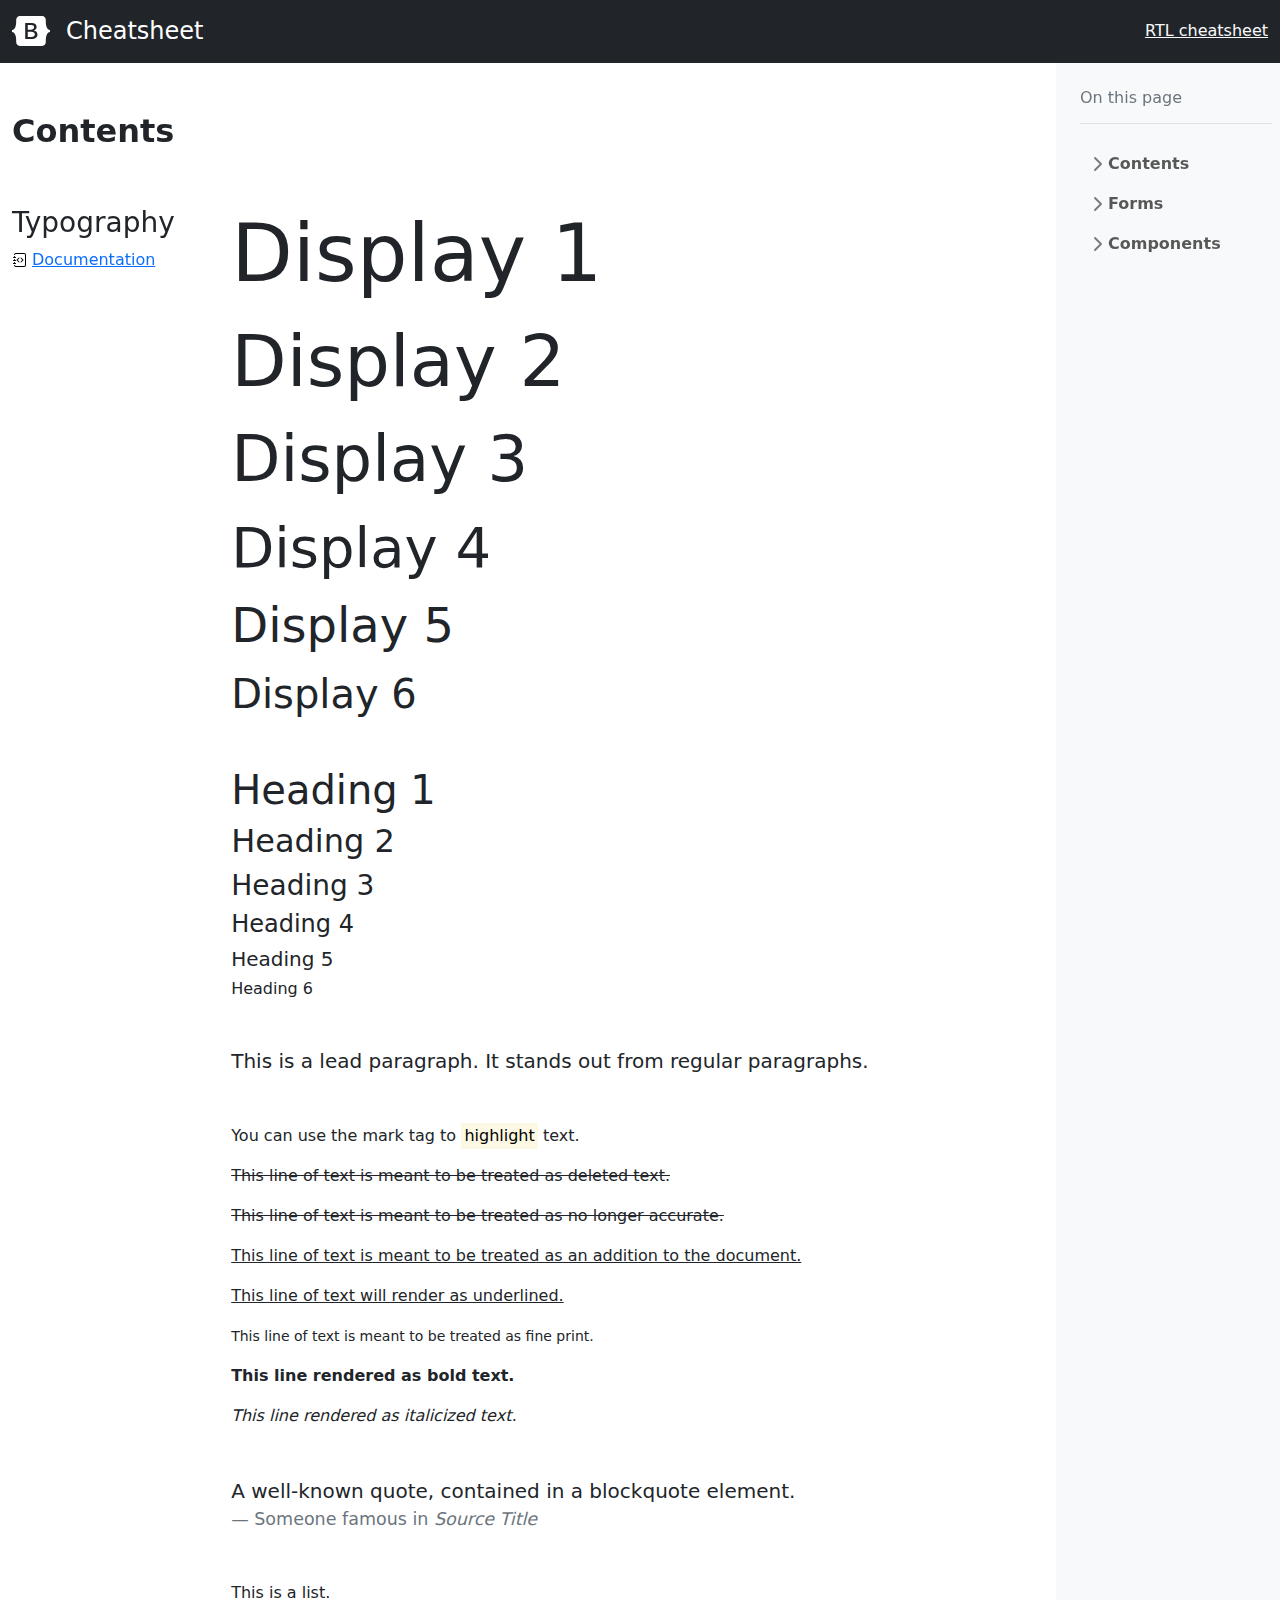
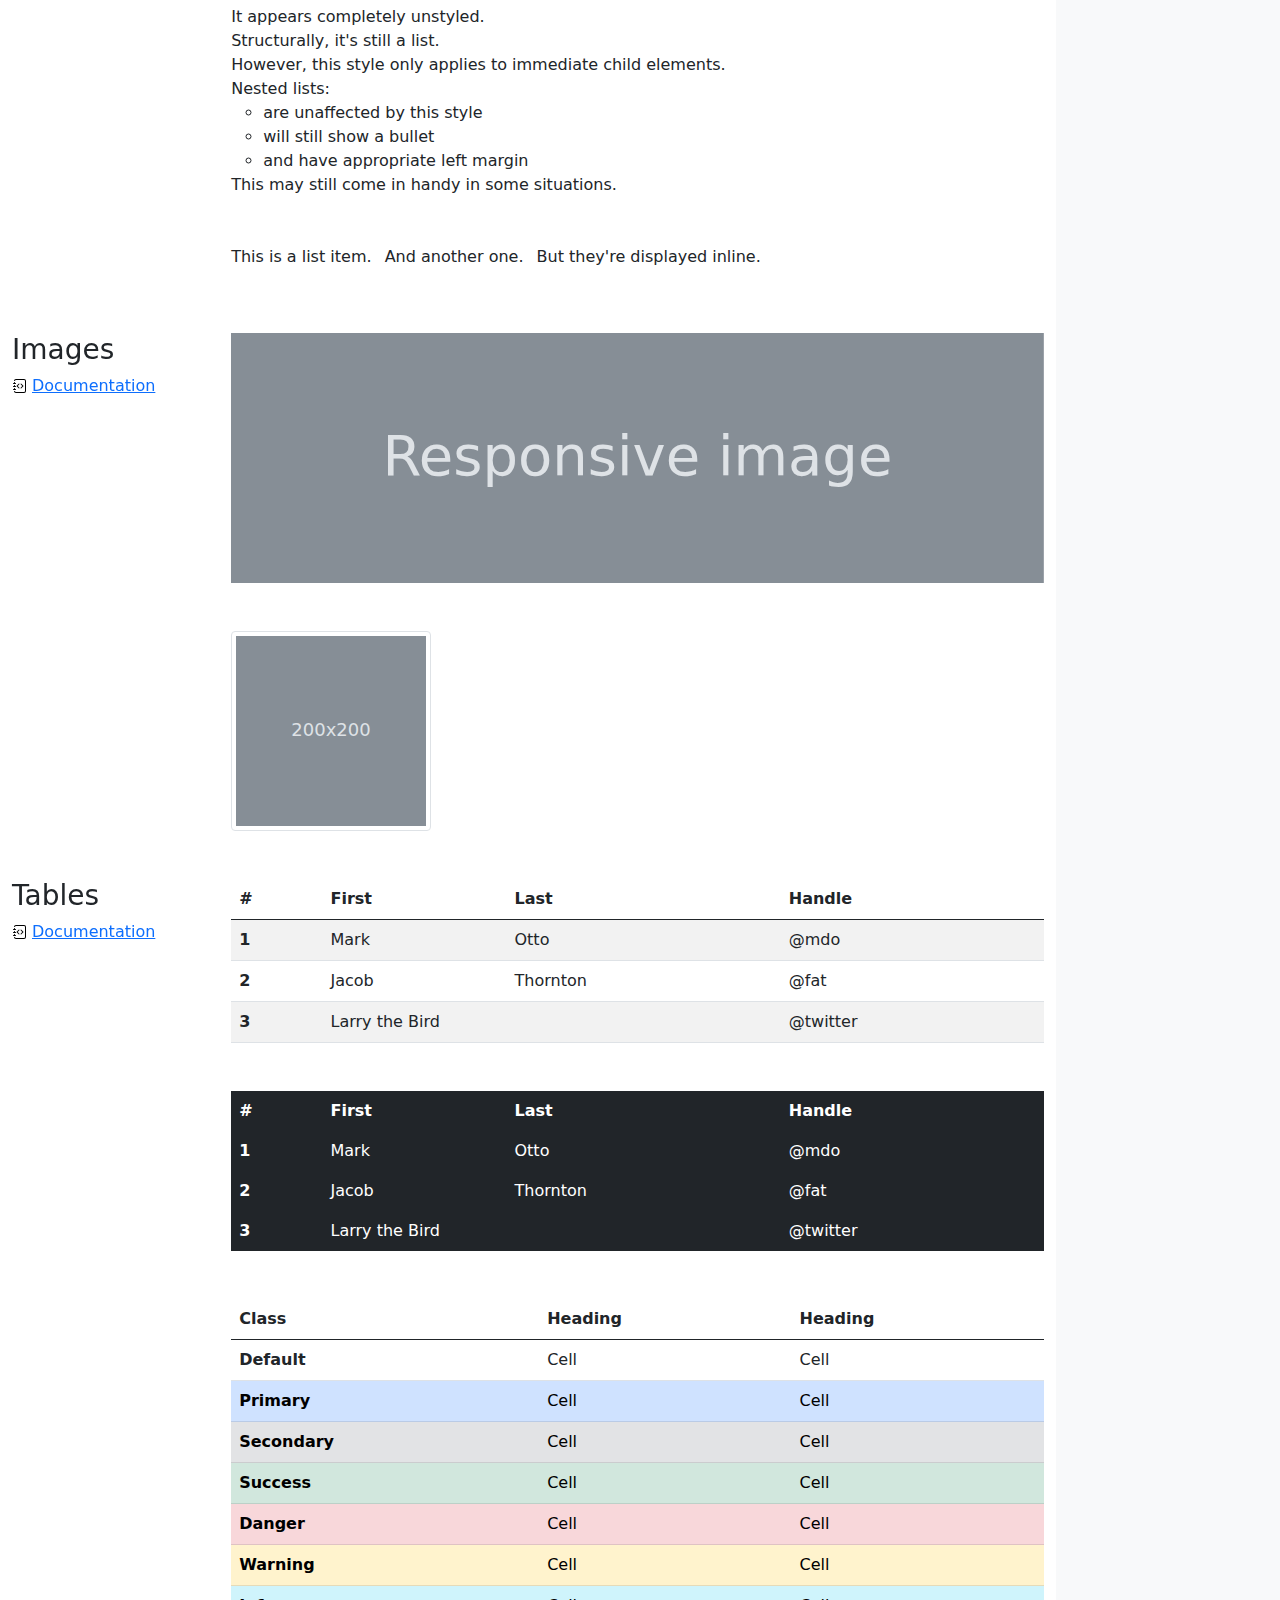
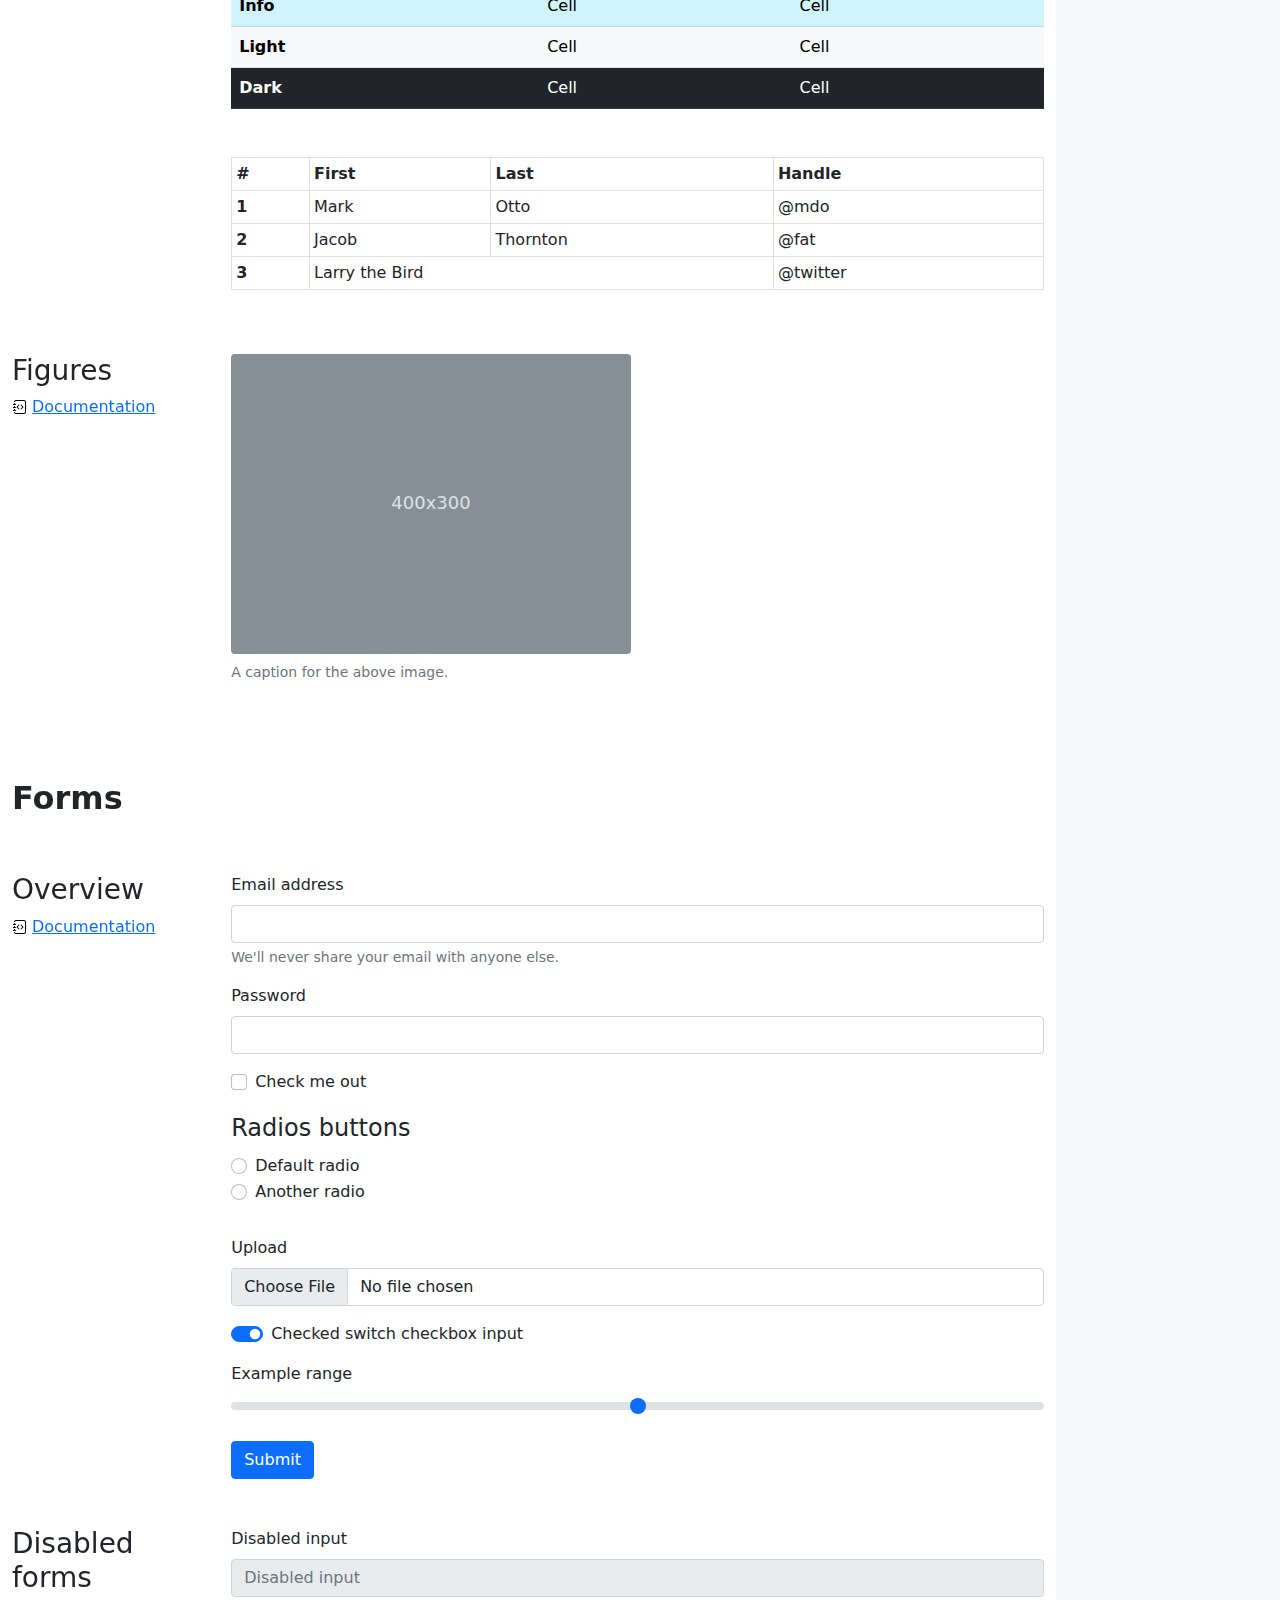
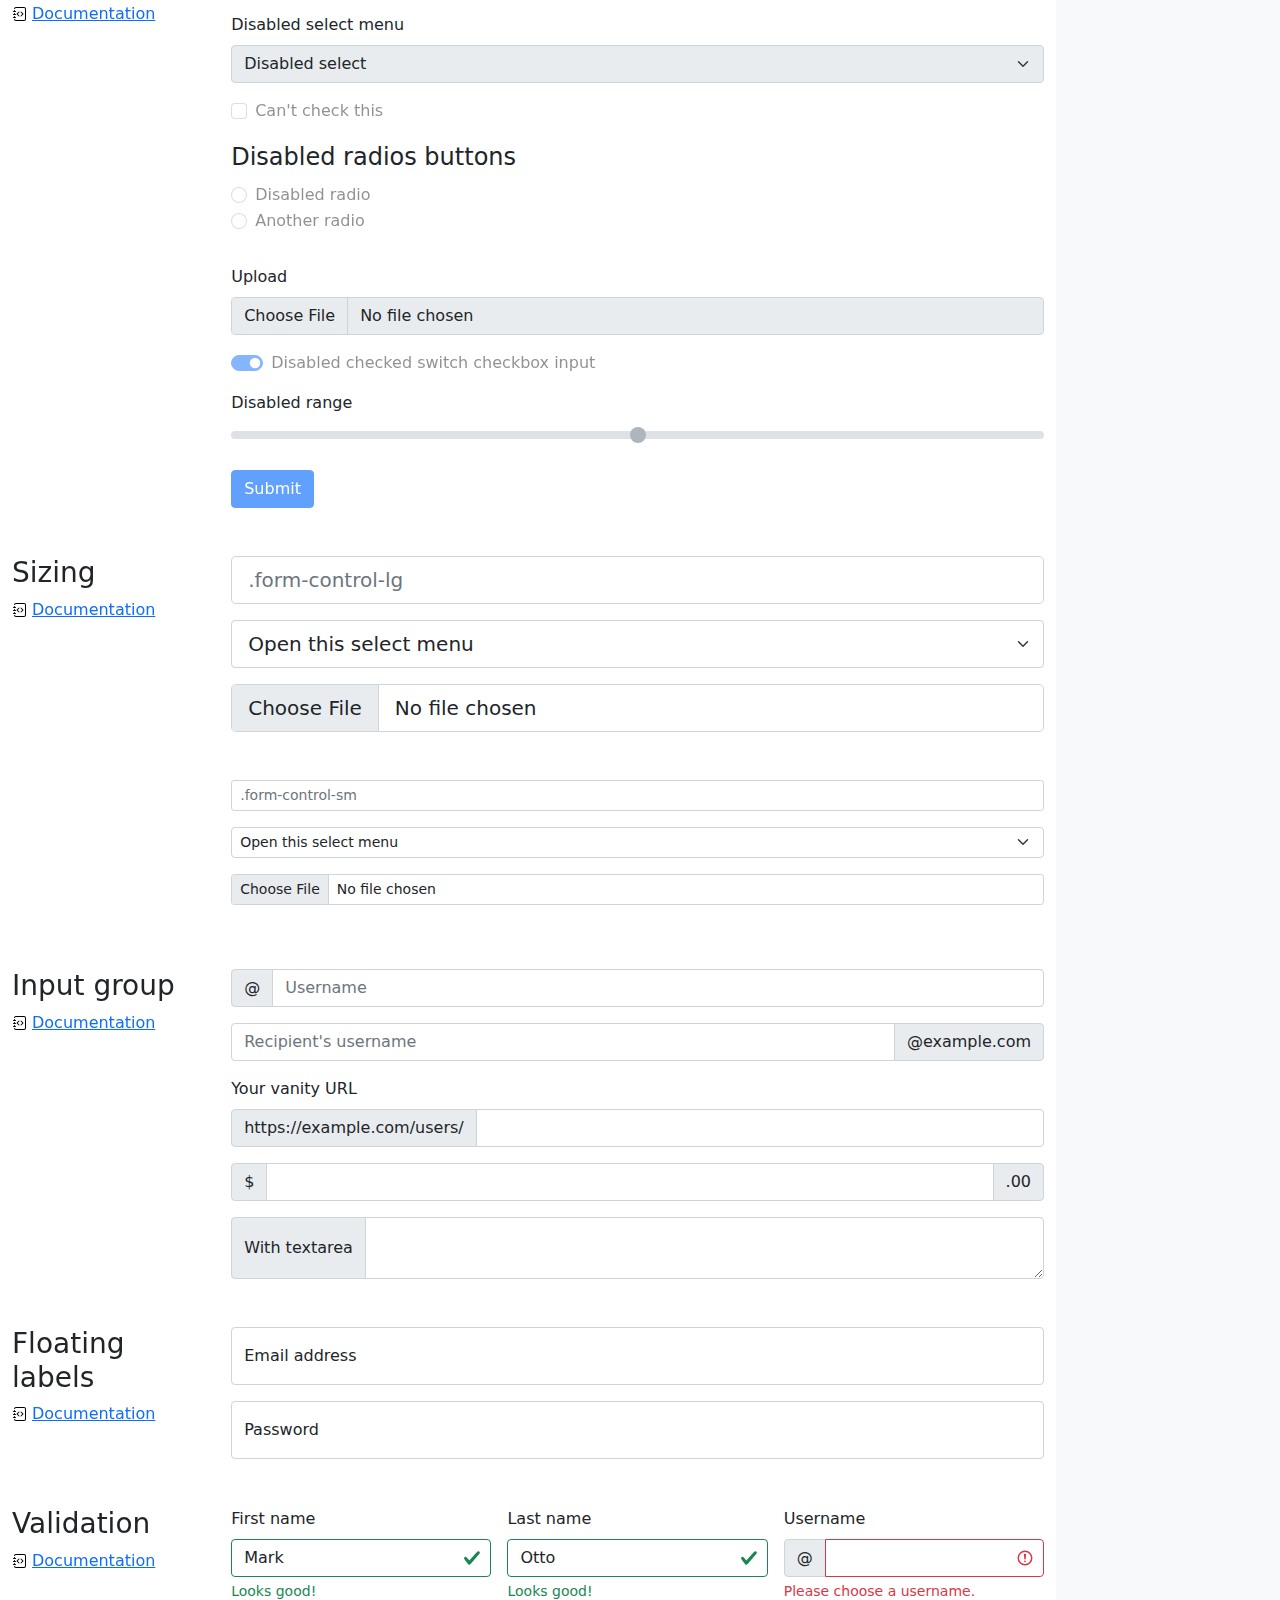
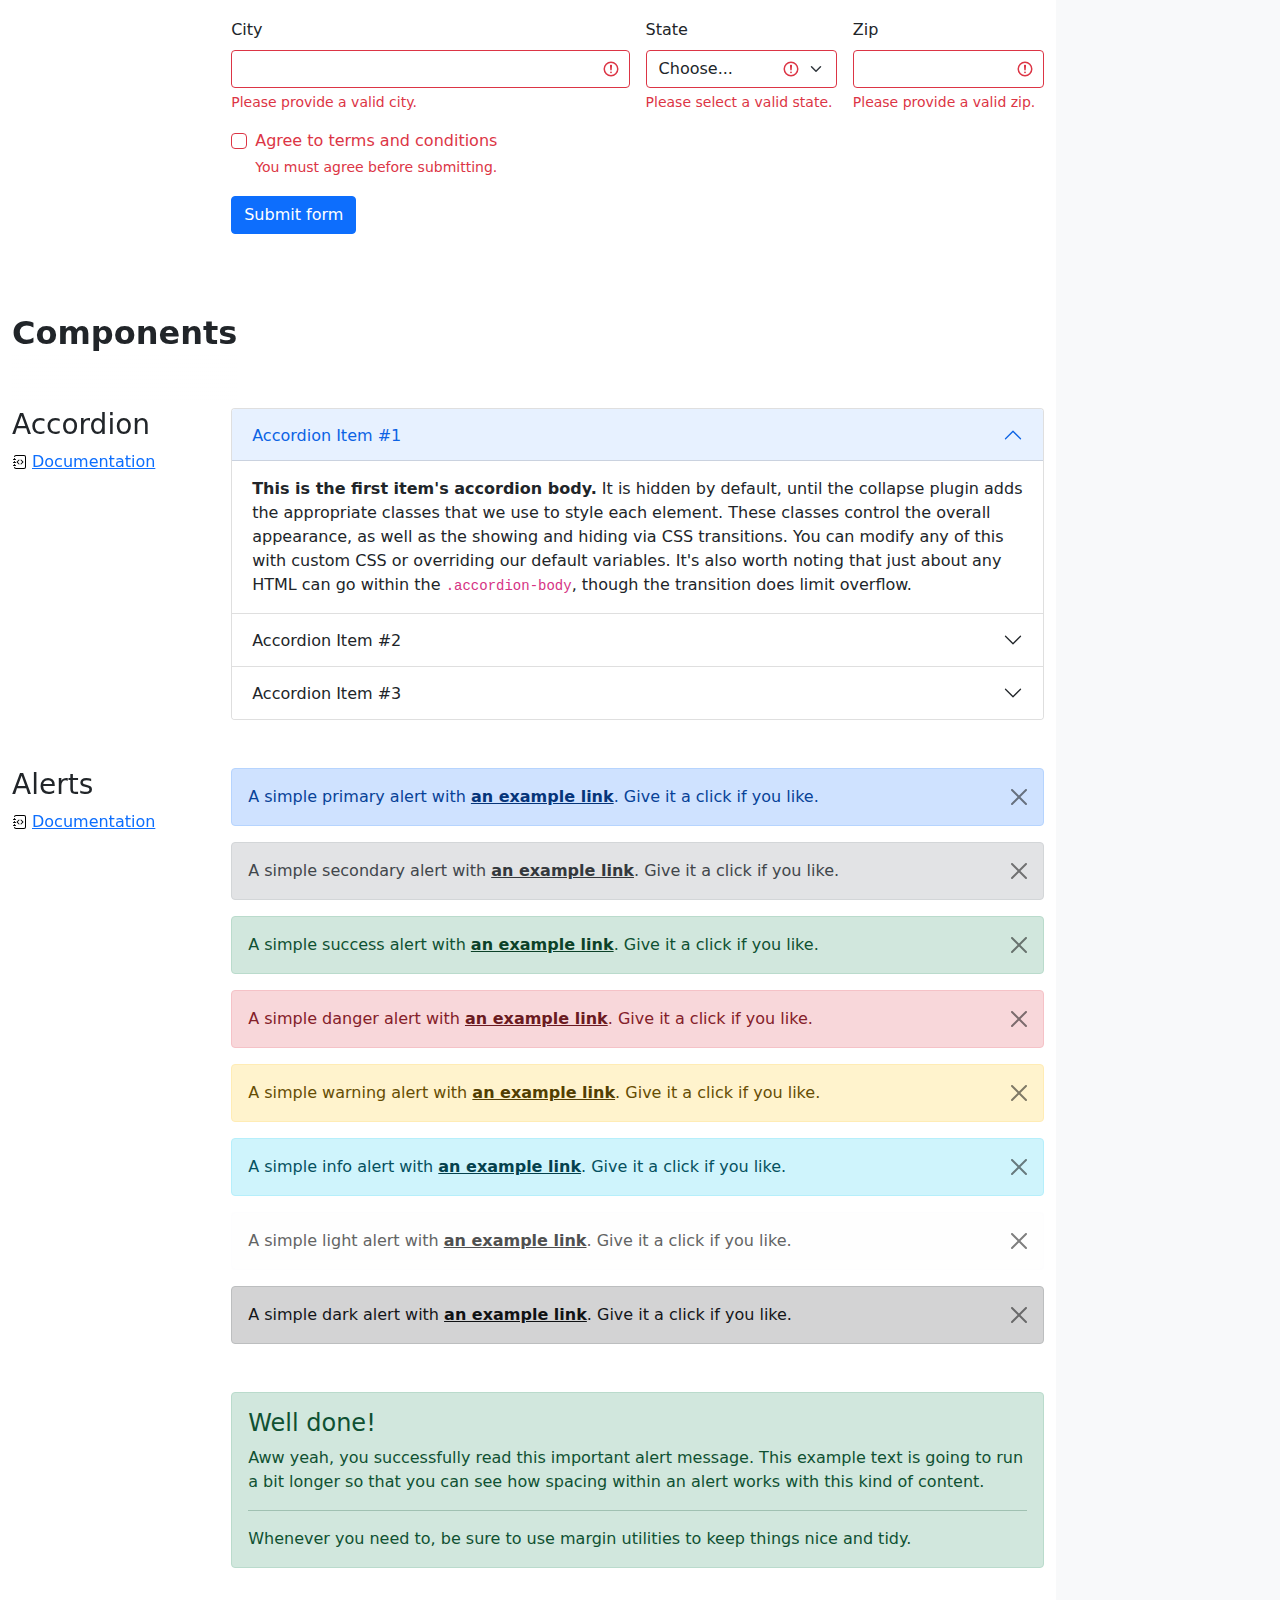
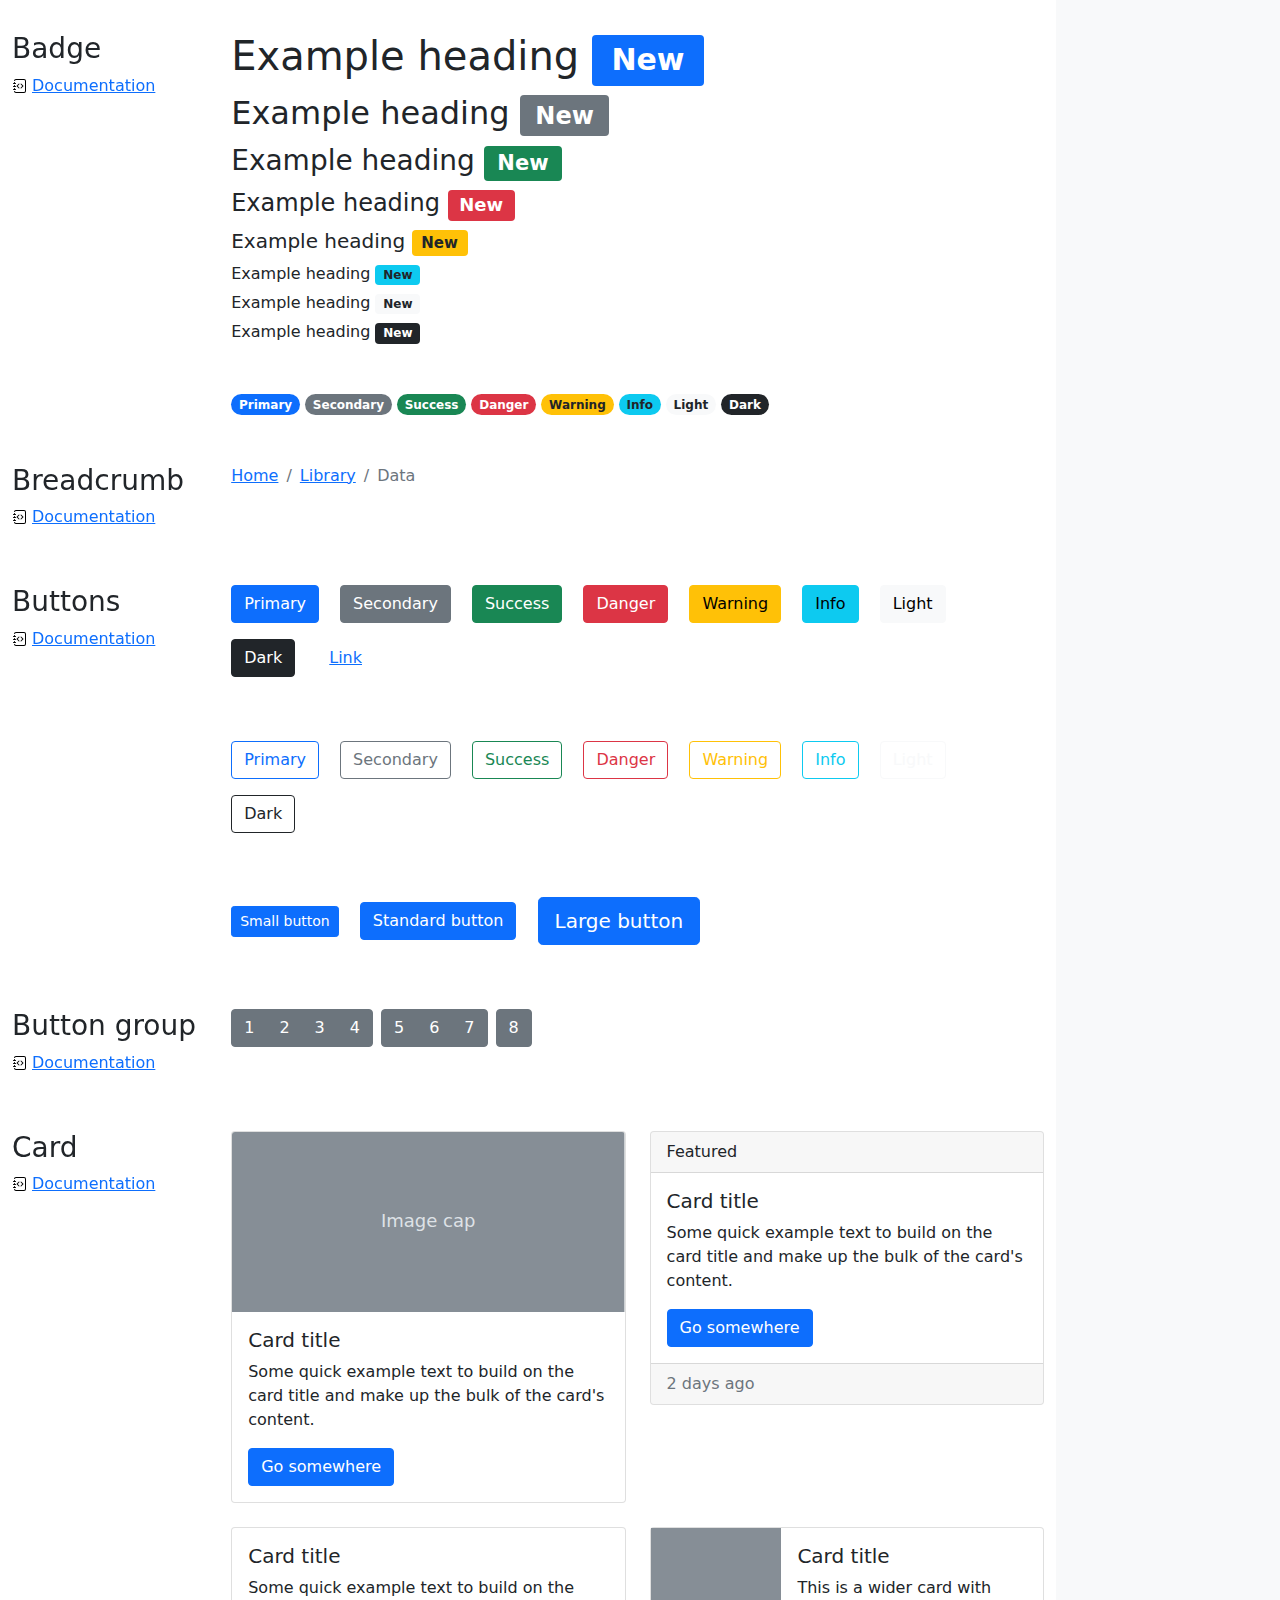
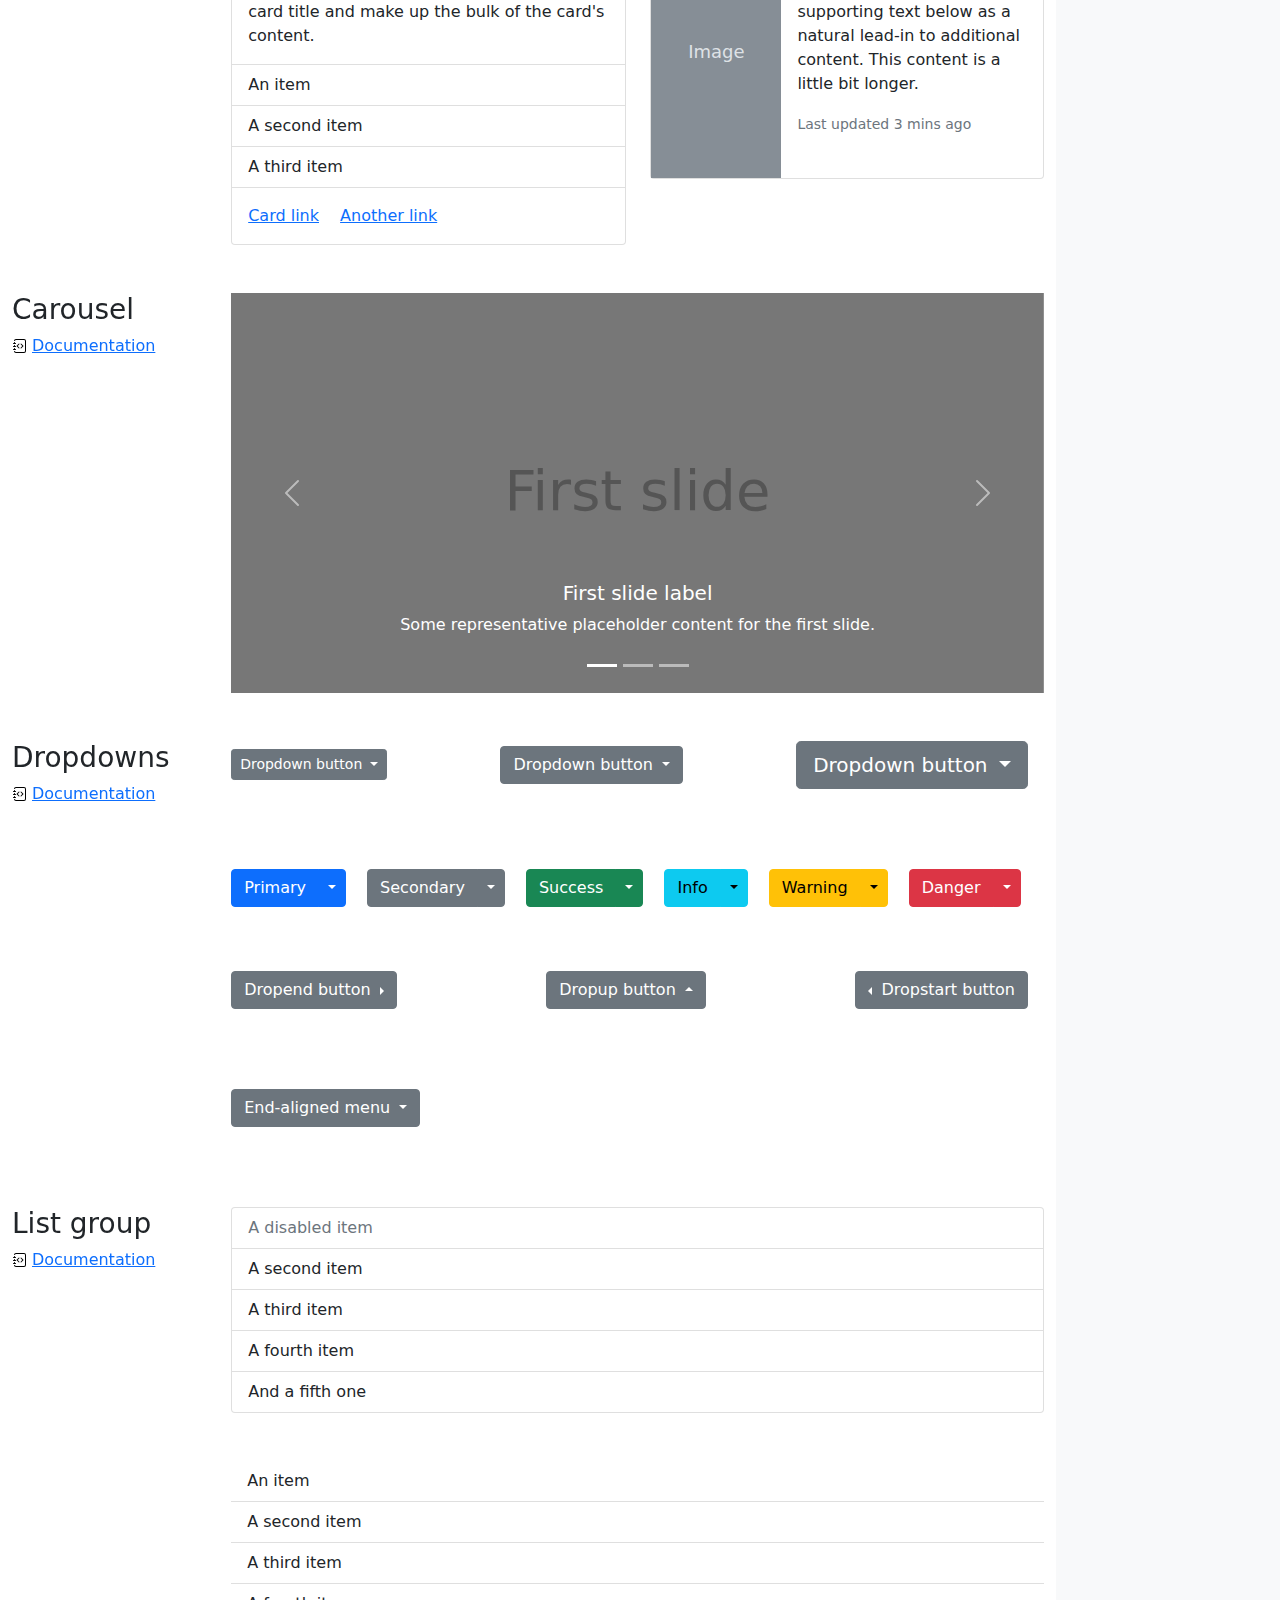
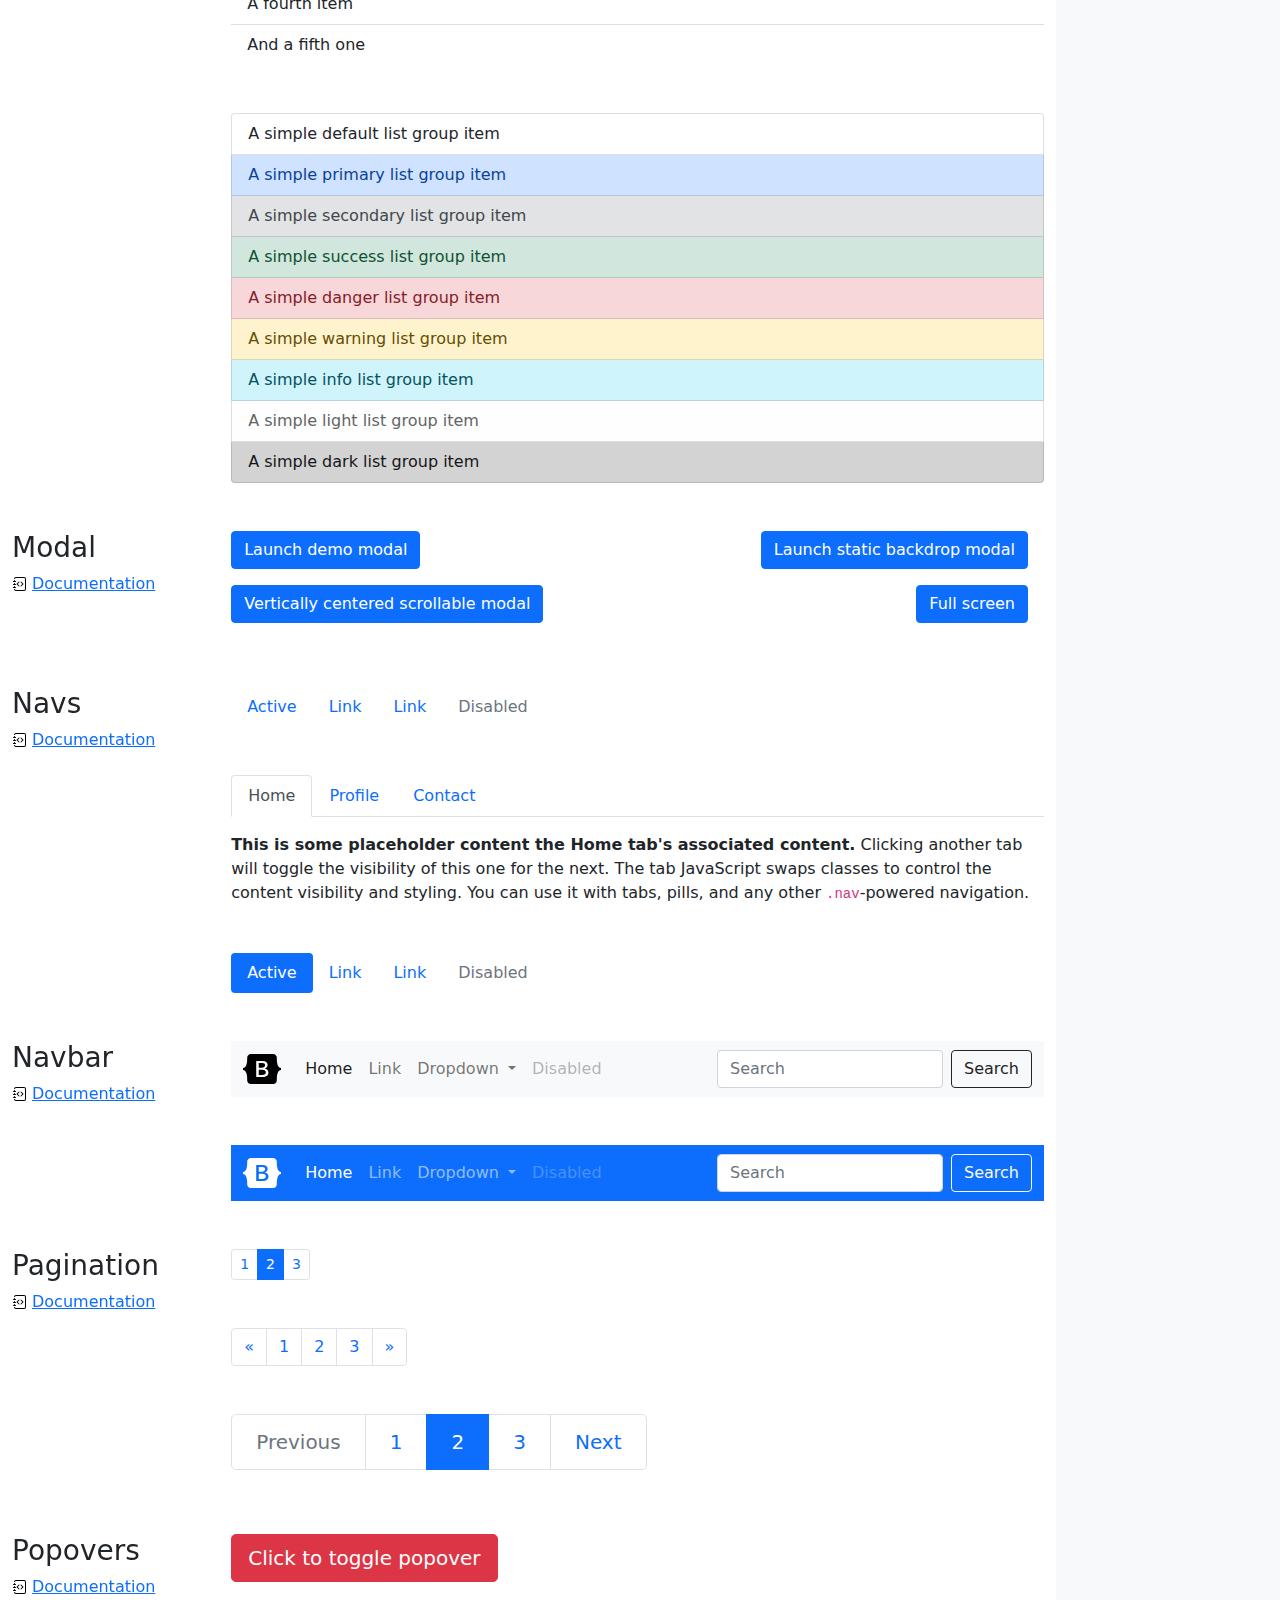
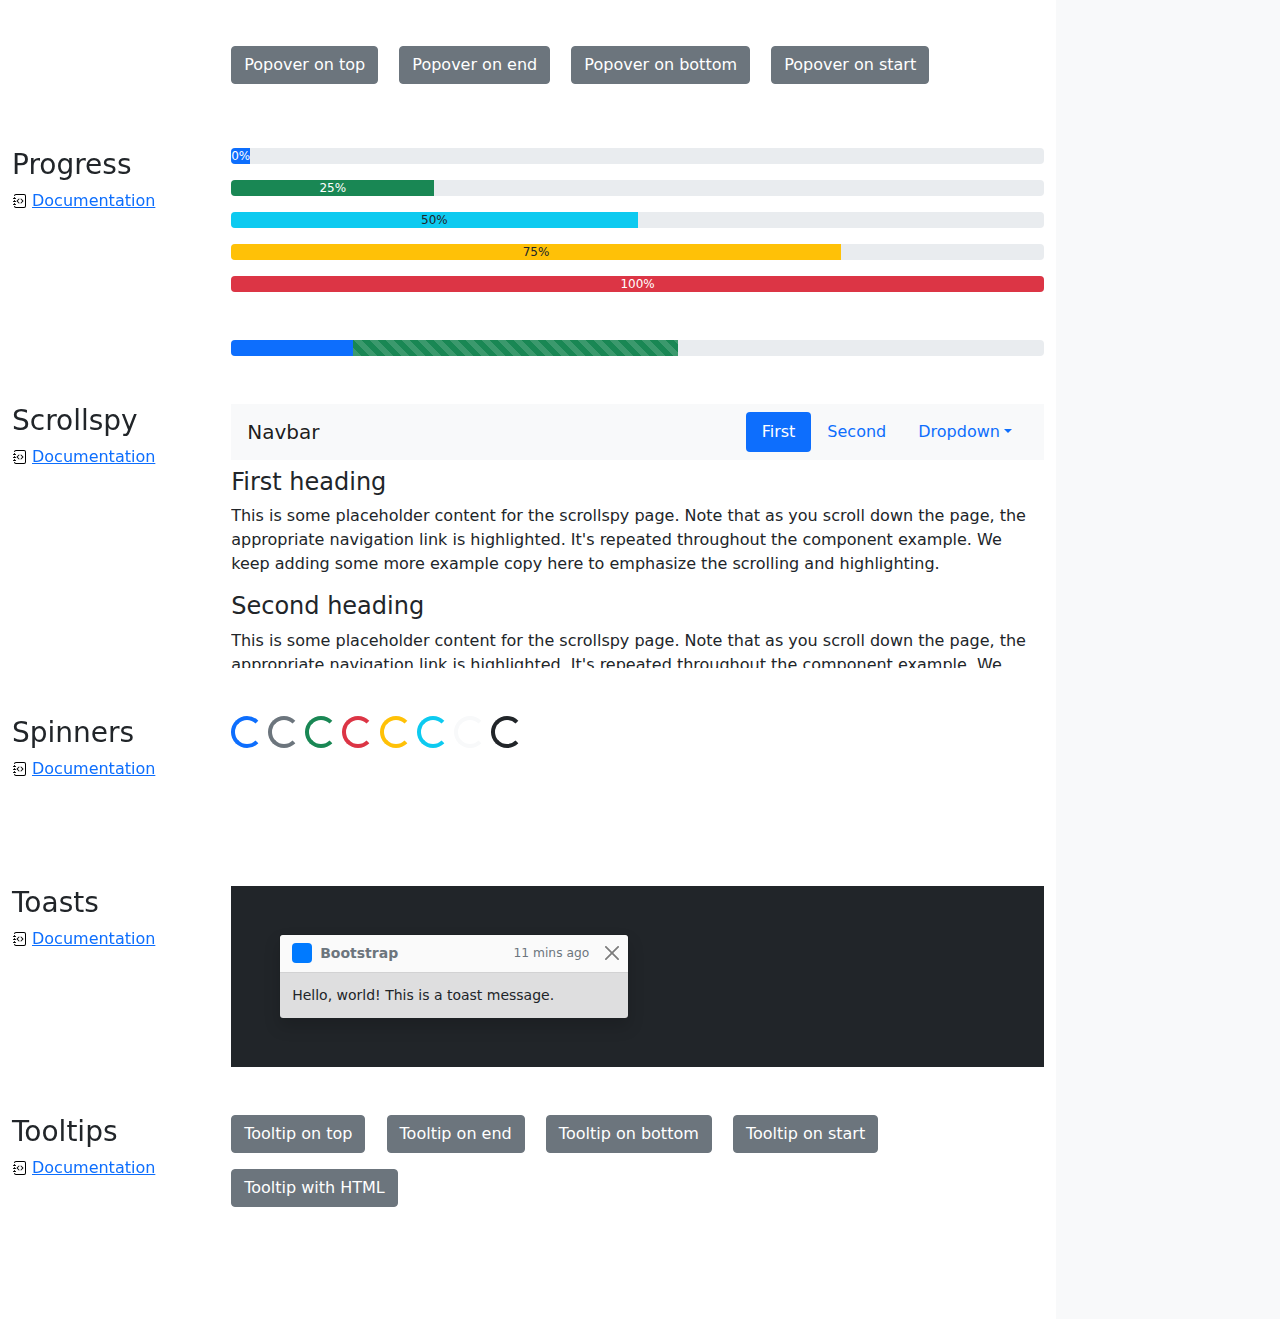
<file: bootstrap/cheatsheet/index.html>
<!doctype html>
<html lang="en">
  <head>
    <meta charset="utf-8">
    <meta name="viewport" content="width=device-width, initial-scale=1">
    <meta name="description" content="">
    <meta name="author" content="Mark Otto, Jacob Thornton, and Bootstrap contributors">
    <meta name="generator" content="Hugo 0.84.0">
    <title>Cheatsheet · Bootstrap v5.0</title>

    <link rel="canonical" href="https://getbootstrap.com/docs/5.0/examples/cheatsheet/">

    

    <!-- Bootstrap core CSS -->
<link href="../assets/dist/css/bootstrap.min.css" rel="stylesheet">

    <style>
      .bd-placeholder-img {
        font-size: 1.125rem;
        text-anchor: middle;
        -webkit-user-select: none;
        -moz-user-select: none;
        user-select: none;
      }

      @media (min-width: 768px) {
        .bd-placeholder-img-lg {
          font-size: 3.5rem;
        }
      }
    </style>

    
    <!-- Custom styles for this template -->
    <link href="cheatsheet.css" rel="stylesheet">
  </head>
  <body class="bg-light">
    
<header class="bd-header bg-dark py-3 d-flex align-items-stretch border-bottom border-dark">
  <div class="container-fluid d-flex align-items-center">
    <h1 class="d-flex align-items-center fs-4 text-white mb-0">
      <img src="../assets/brand/bootstrap-logo-white.svg" width="38" height="30" class="me-3" alt="Bootstrap">
      Cheatsheet
    </h1>
    <a href="../examples/cheatsheet-rtl/" class="ms-auto link-light" hreflang="ar">RTL cheatsheet</a>
  </div>
</header>
<aside class="bd-aside sticky-xl-top text-muted align-self-start mb-3 mb-xl-5 px-2">
  <h2 class="h6 pt-4 pb-3 mb-4 border-bottom">On this page</h2>
  <nav class="small" id="toc">
    <ul class="list-unstyled">
      <li class="my-2">
        <button class="btn d-inline-flex align-items-center collapsed" data-bs-toggle="collapse" aria-expanded="false" data-bs-target="#contents-collapse" aria-controls="contents-collapse">Contents</button>
        <ul class="list-unstyled ps-3 collapse" id="contents-collapse">
          <li><a class="d-inline-flex align-items-center rounded" href="#typography">Typography</a></li>
          <li><a class="d-inline-flex align-items-center rounded" href="#images">Images</a></li>
          <li><a class="d-inline-flex align-items-center rounded" href="#tables">Tables</a></li>
          <li><a class="d-inline-flex align-items-center rounded" href="#figures">Figures</a></li>
        </ul>
      </li>
      <li class="my-2">
        <button class="btn d-inline-flex align-items-center collapsed" data-bs-toggle="collapse" aria-expanded="false" data-bs-target="#forms-collapse" aria-controls="forms-collapse">Forms</button>
        <ul class="list-unstyled ps-3 collapse" id="forms-collapse">
          <li><a class="d-inline-flex align-items-center rounded" href="#overview">Overview</a></li>
          <li><a class="d-inline-flex align-items-center rounded" href="#disabled-forms">Disabled forms</a></li>
          <li><a class="d-inline-flex align-items-center rounded" href="#sizing">Sizing</a></li>
          <li><a class="d-inline-flex align-items-center rounded" href="#input-group">Input group</a></li>
          <li><a class="d-inline-flex align-items-center rounded" href="#floating-labels">Floating labels</a></li>
          <li><a class="d-inline-flex align-items-center rounded" href="#validation">Validation</a></li>
        </ul>
      </li>
      <li class="my-2">
        <button class="btn d-inline-flex align-items-center collapsed" data-bs-toggle="collapse" aria-expanded="false" data-bs-target="#components-collapse" aria-controls="components-collapse">Components</button>
        <ul class="list-unstyled ps-3 collapse" id="components-collapse">
          <li><a class="d-inline-flex align-items-center rounded" href="#accordion">Accordion</a></li>
          <li><a class="d-inline-flex align-items-center rounded" href="#alerts">Alerts</a></li>
          <li><a class="d-inline-flex align-items-center rounded" href="#badge">Badge</a></li>
          <li><a class="d-inline-flex align-items-center rounded" href="#breadcrumb">Breadcrumb</a></li>
          <li><a class="d-inline-flex align-items-center rounded" href="#buttons">Buttons</a></li>
          <li><a class="d-inline-flex align-items-center rounded" href="#button-group">Button group</a></li>
          <li><a class="d-inline-flex align-items-center rounded" href="#card">Card</a></li>
          <li><a class="d-inline-flex align-items-center rounded" href="#carousel">Carousel</a></li>
          <li><a class="d-inline-flex align-items-center rounded" href="#dropdowns">Dropdowns</a></li>
          <li><a class="d-inline-flex align-items-center rounded" href="#list-group">List group</a></li>
          <li><a class="d-inline-flex align-items-center rounded" href="#modal">Modal</a></li>
          <li><a class="d-inline-flex align-items-center rounded" href="#navs">Navs</a></li>
          <li><a class="d-inline-flex align-items-center rounded" href="#navbar">Navbar</a></li>
          <li><a class="d-inline-flex align-items-center rounded" href="#pagination">Pagination</a></li>
          <li><a class="d-inline-flex align-items-center rounded" href="#popovers">Popovers</a></li>
          <li><a class="d-inline-flex align-items-center rounded" href="#progress">Progress</a></li>
          <li><a class="d-inline-flex align-items-center rounded" href="#scrollspy">Scrollspy</a></li>
          <li><a class="d-inline-flex align-items-center rounded" href="#spinners">Spinners</a></li>
          <li><a class="d-inline-flex align-items-center rounded" href="#toasts">Toasts</a></li>
          <li><a class="d-inline-flex align-items-center rounded" href="#tooltips">Tooltips</a></li>
        </ul>
      </li>
    </ul>
  </nav>
</aside>
<div class="bd-cheatsheet container-fluid bg-body">
  <section id="content">
    <h2 class="sticky-xl-top fw-bold pt-3 pt-xl-5 pb-2 pb-xl-3">Contents</h2>

    <article class="my-3" id="typography">
      <div class="bd-heading sticky-xl-top align-self-start mt-5 mb-3 mt-xl-0 mb-xl-2">
        <h3>Typography</h3>
        <a class="d-flex align-items-center" href="../content/typography/">Documentation</a>
      </div>

      <div>
        <div class="bd-example">
        <p class="display-1">Display 1</p>
        <p class="display-2">Display 2</p>
        <p class="display-3">Display 3</p>
        <p class="display-4">Display 4</p>
        <p class="display-5">Display 5</p>
        <p class="display-6">Display 6</p>
        </div>

        <div class="bd-example">
        <p class="h1">Heading 1</p>
        <p class="h2">Heading 2</p>
        <p class="h3">Heading 3</p>
        <p class="h4">Heading 4</p>
        <p class="h5">Heading 5</p>
        <p class="h6">Heading 6</p>
        </div>

        <div class="bd-example">
        <p class="lead">
          This is a lead paragraph. It stands out from regular paragraphs.
        </p>
        </div>

        <div class="bd-example">
        <p>You can use the mark tag to <mark>highlight</mark> text.</p>
        <p><del>This line of text is meant to be treated as deleted text.</del></p>
        <p><s>This line of text is meant to be treated as no longer accurate.</s></p>
        <p><ins>This line of text is meant to be treated as an addition to the document.</ins></p>
        <p><u>This line of text will render as underlined.</u></p>
        <p><small>This line of text is meant to be treated as fine print.</small></p>
        <p><strong>This line rendered as bold text.</strong></p>
        <p><em>This line rendered as italicized text.</em></p>
        </div>

        <div class="bd-example">
        <blockquote class="blockquote">
          <p>A well-known quote, contained in a blockquote element.</p>
          <footer class="blockquote-footer">Someone famous in <cite title="Source Title">Source Title</cite></footer>
        </blockquote>
        </div>

        <div class="bd-example">
        <ul class="list-unstyled">
          <li>This is a list.</li>
          <li>It appears completely unstyled.</li>
          <li>Structurally, it's still a list.</li>
          <li>However, this style only applies to immediate child elements.</li>
          <li>Nested lists:
            <ul>
              <li>are unaffected by this style</li>
              <li>will still show a bullet</li>
              <li>and have appropriate left margin</li>
            </ul>
          </li>
          <li>This may still come in handy in some situations.</li>
        </ul>
        </div>

        <div class="bd-example">
        <ul class="list-inline">
          <li class="list-inline-item">This is a list item.</li>
          <li class="list-inline-item">And another one.</li>
          <li class="list-inline-item">But they're displayed inline.</li>
        </ul>
        </div>
      </div>
    </article>
    <article class="my-3" id="images">
      <div class="bd-heading sticky-xl-top align-self-start mt-5 mb-3 mt-xl-0 mb-xl-2">
        <h3>Images</h3>
        <a class="d-flex align-items-center" href="../content/images/">Documentation</a>
      </div>

      <div>
        <div class="bd-example">
        <svg class="bd-placeholder-img bd-placeholder-img-lg img-fluid" width="100%" height="250" xmlns="http://www.w3.org/2000/svg" role="img" aria-label="Placeholder: Responsive image" preserveAspectRatio="xMidYMid slice" focusable="false"><title>Placeholder</title><rect width="100%" height="100%" fill="#868e96"/><text x="50%" y="50%" fill="#dee2e6" dy=".3em">Responsive image</text></svg>

        </div>

        <div class="bd-example">
        <svg class="bd-placeholder-img img-thumbnail" width="200" height="200" xmlns="http://www.w3.org/2000/svg" role="img" aria-label="A generic square placeholder image with a white border around it, making it resemble a photograph taken with an old instant camera: 200x200" preserveAspectRatio="xMidYMid slice" focusable="false"><title>A generic square placeholder image with a white border around it, making it resemble a photograph taken with an old instant camera</title><rect width="100%" height="100%" fill="#868e96"/><text x="50%" y="50%" fill="#dee2e6" dy=".3em">200x200</text></svg>

        </div>
      </div>
    </article>
    <article class="my-3" id="tables">
      <div class="bd-heading sticky-xl-top align-self-start mt-5 mb-3 mt-xl-0 mb-xl-2">
        <h3>Tables</h3>
        <a class="d-flex align-items-center" href="../content/tables/">Documentation</a>
      </div>

      <div>
        <div class="bd-example">
        <table class="table table-striped">
          <thead>
          <tr>
            <th scope="col">#</th>
            <th scope="col">First</th>
            <th scope="col">Last</th>
            <th scope="col">Handle</th>
          </tr>
          </thead>
          <tbody>
          <tr>
            <th scope="row">1</th>
            <td>Mark</td>
            <td>Otto</td>
            <td>@mdo</td>
          </tr>
          <tr>
            <th scope="row">2</th>
            <td>Jacob</td>
            <td>Thornton</td>
            <td>@fat</td>
          </tr>
          <tr>
            <th scope="row">3</th>
            <td colspan="2">Larry the Bird</td>
            <td>@twitter</td>
          </tr>
          </tbody>
        </table>
        </div>

        <div class="bd-example">
        <table class="table table-dark table-borderless">
          <thead>
          <tr>
            <th scope="col">#</th>
            <th scope="col">First</th>
            <th scope="col">Last</th>
            <th scope="col">Handle</th>
          </tr>
          </thead>
          <tbody>
          <tr>
            <th scope="row">1</th>
            <td>Mark</td>
            <td>Otto</td>
            <td>@mdo</td>
          </tr>
          <tr>
            <th scope="row">2</th>
            <td>Jacob</td>
            <td>Thornton</td>
            <td>@fat</td>
          </tr>
          <tr>
            <th scope="row">3</th>
            <td colspan="2">Larry the Bird</td>
            <td>@twitter</td>
          </tr>
          </tbody>
        </table>
        </div>

        <div class="bd-example">
        <table class="table table-hover">
          <thead>
          <tr>
            <th scope="col">Class</th>
            <th scope="col">Heading</th>
            <th scope="col">Heading</th>
          </tr>
          </thead>
          <tbody>
          <tr>
            <th scope="row">Default</th>
            <td>Cell</td>
            <td>Cell</td>
          </tr>
          
          <tr class="table-primary">
            <th scope="row">Primary</th>
            <td>Cell</td>
            <td>Cell</td>
          </tr>
          <tr class="table-secondary">
            <th scope="row">Secondary</th>
            <td>Cell</td>
            <td>Cell</td>
          </tr>
          <tr class="table-success">
            <th scope="row">Success</th>
            <td>Cell</td>
            <td>Cell</td>
          </tr>
          <tr class="table-danger">
            <th scope="row">Danger</th>
            <td>Cell</td>
            <td>Cell</td>
          </tr>
          <tr class="table-warning">
            <th scope="row">Warning</th>
            <td>Cell</td>
            <td>Cell</td>
          </tr>
          <tr class="table-info">
            <th scope="row">Info</th>
            <td>Cell</td>
            <td>Cell</td>
          </tr>
          <tr class="table-light">
            <th scope="row">Light</th>
            <td>Cell</td>
            <td>Cell</td>
          </tr>
          <tr class="table-dark">
            <th scope="row">Dark</th>
            <td>Cell</td>
            <td>Cell</td>
          </tr>
          </tbody>
        </table>
        </div>

        <div class="bd-example">
        <table class="table table-sm table-bordered">
          <thead>
          <tr>
            <th scope="col">#</th>
            <th scope="col">First</th>
            <th scope="col">Last</th>
            <th scope="col">Handle</th>
          </tr>
          </thead>
          <tbody>
          <tr>
            <th scope="row">1</th>
            <td>Mark</td>
            <td>Otto</td>
            <td>@mdo</td>
          </tr>
          <tr>
            <th scope="row">2</th>
            <td>Jacob</td>
            <td>Thornton</td>
            <td>@fat</td>
          </tr>
          <tr>
            <th scope="row">3</th>
            <td colspan="2">Larry the Bird</td>
            <td>@twitter</td>
          </tr>
          </tbody>
        </table>
        </div>
      </div>
    </article>
    <article class="my-3" id="figures">
      <div class="bd-heading sticky-xl-top align-self-start mt-5 mb-3 mt-xl-0 mb-xl-2">
        <h3>Figures</h3>
        <a class="d-flex align-items-center" href="../content/figures/">Documentation</a>
      </div>

      <div>
        <div class="bd-example">
        <figure class="figure">
          <svg class="bd-placeholder-img figure-img img-fluid rounded" width="400" height="300" xmlns="http://www.w3.org/2000/svg" role="img" aria-label="Placeholder: 400x300" preserveAspectRatio="xMidYMid slice" focusable="false"><title>Placeholder</title><rect width="100%" height="100%" fill="#868e96"/><text x="50%" y="50%" fill="#dee2e6" dy=".3em">400x300</text></svg>

          <figcaption class="figure-caption">A caption for the above image.</figcaption>
        </figure>
        </div>
      </div>
    </article>
  </section>

  <section id="forms">
    <h2 class="sticky-xl-top fw-bold pt-3 pt-xl-5 pb-2 pb-xl-3">Forms</h2>

    <article class="my-3" id="overview">
      <div class="bd-heading sticky-xl-top align-self-start mt-5 mb-3 mt-xl-0 mb-xl-2">
        <h3>Overview</h3>
        <a class="d-flex align-items-center" href="../forms/overview/">Documentation</a>
      </div>

      <div>
        <div class="bd-example">
        <form>
          <div class="mb-3">
            <label for="exampleInputEmail1" class="form-label">Email address</label>
            <input type="email" class="form-control" id="exampleInputEmail1" aria-describedby="emailHelp">
            <div id="emailHelp" class="form-text">We'll never share your email with anyone else.</div>
          </div>
          <div class="mb-3">
            <label for="exampleInputPassword1" class="form-label">Password</label>
            <input type="password" class="form-control" id="exampleInputPassword1">
          </div>
          <div class="mb-3 form-check">
            <input type="checkbox" class="form-check-input" id="exampleCheck1">
            <label class="form-check-label" for="exampleCheck1">Check me out</label>
          </div>
          <fieldset class="mb-3">
            <legend>Radios buttons</legend>
            <div class="form-check">
              <input type="radio" name="radios" class="form-check-input" id="exampleRadio1">
              <label class="form-check-label" for="exampleRadio1">Default radio</label>
            </div>
            <div class="mb-3 form-check">
              <input type="radio" name="radios" class="form-check-input" id="exampleRadio2">
              <label class="form-check-label" for="exampleRadio2">Another radio</label>
            </div>
          </fieldset>
          <div class="mb-3">
            <label class="form-label" for="customFile">Upload</label>
            <input type="file" class="form-control" id="customFile">
          </div>
          <div class="mb-3 form-check form-switch">
            <input class="form-check-input" type="checkbox" id="flexSwitchCheckChecked" checked>
            <label class="form-check-label" for="flexSwitchCheckChecked">Checked switch checkbox input</label>
          </div>
          <div class="mb-3">
            <label for="customRange3" class="form-label">Example range</label>
            <input type="range" class="form-range" min="0" max="5" step="0.5" id="customRange3">
          </div>
          <button type="submit" class="btn btn-primary">Submit</button>
        </form>
        </div>
      </div>
    </article>
    <article class="my-3" id="disabled-forms">
      <div class="bd-heading sticky-xl-top align-self-start mt-5 mb-3 mt-xl-0 mb-xl-2">
        <h3>Disabled forms</h3>
        <a class="d-flex align-items-center" href="../forms/overview/#disabled-forms">Documentation</a>
      </div>

      <div>
        <div class="bd-example">
        <form>
          <fieldset disabled aria-label="Disabled fieldset example">
            <div class="mb-3">
              <label for="disabledTextInput" class="form-label">Disabled input</label>
              <input type="text" id="disabledTextInput" class="form-control" placeholder="Disabled input">
            </div>
            <div class="mb-3">
              <label for="disabledSelect" class="form-label">Disabled select menu</label>
              <select id="disabledSelect" class="form-select">
                <option>Disabled select</option>
              </select>
            </div>
            <div class="mb-3">
              <div class="form-check">
                <input class="form-check-input" type="checkbox" id="disabledFieldsetCheck" disabled>
                <label class="form-check-label" for="disabledFieldsetCheck">
                  Can't check this
                </label>
              </div>
            </div>
            <fieldset class="mb-3">
              <legend>Disabled radios buttons</legend>
              <div class="form-check">
                <input type="radio" name="radios" class="form-check-input" id="disabledRadio1" disabled>
                <label class="form-check-label" for="disabledRadio1">Disabled radio</label>
              </div>
              <div class="mb-3 form-check">
                <input type="radio" name="radios" class="form-check-input" id="disabledRadio2" disabled>
                <label class="form-check-label" for="disabledRadio2">Another radio</label>
              </div>
            </fieldset>
            <div class="mb-3">
              <label class="form-label" for="disabledCustomFile">Upload</label>
              <input type="file" class="form-control" id="disabledCustomFile" disabled>
            </div>
            <div class="mb-3 form-check form-switch">
              <input class="form-check-input" type="checkbox" id="disabledSwitchCheckChecked" checked disabled>
              <label class="form-check-label" for="disabledSwitchCheckChecked">Disabled checked switch checkbox input</label>
            </div>
            <div class="mb-3">
              <label for="disabledRange" class="form-label">Disabled range</label>
              <input type="range" class="form-range" min="0" max="5" step="0.5" id="disabledRange">
            </div>
            <button type="submit" class="btn btn-primary">Submit</button>
          </fieldset>
        </form>
        </div>
      </div>
    </article>
    <article class="my-3" id="sizing">
      <div class="bd-heading sticky-xl-top align-self-start mt-5 mb-3 mt-xl-0 mb-xl-2">
        <h3>Sizing</h3>
        <a class="d-flex align-items-center" href="../forms/form-control/#sizing">Documentation</a>
      </div>

      <div>
        <div class="bd-example">
        <div class="mb-3">
          <input class="form-control form-control-lg" type="text" placeholder=".form-control-lg" aria-label=".form-control-lg example">
        </div>
        <div class="mb-3">
          <select class="form-select form-select-lg mb-3" aria-label=".form-select-lg example">
            <option selected>Open this select menu</option>
            <option value="1">One</option>
            <option value="2">Two</option>
            <option value="3">Three</option>
          </select>
        </div>
        <div class="mb-3">
          <input type="file" class="form-control form-control-lg" aria-label="Large file input example">
        </div>
        </div>

        <div class="bd-example">
        <div class="mb-3">
          <input class="form-control form-control-sm" type="text" placeholder=".form-control-sm" aria-label=".form-control-sm example">
        </div>
        <div class="mb-3">
          <select class="form-select form-select-sm" aria-label=".form-select-sm example">
            <option selected>Open this select menu</option>
            <option value="1">One</option>
            <option value="2">Two</option>
            <option value="3">Three</option>
          </select>
        </div>
        <div class="mb-3">
          <input type="file" class="form-control form-control-sm" aria-label="Small file input example">
        </div>
        </div>
      </div>
    </article>
    <article class="my-3" id="input-group">
      <div class="bd-heading sticky-xl-top align-self-start mt-5 mb-3 mt-xl-0 mb-xl-2">
        <h3>Input group</h3>
        <a class="d-flex align-items-center" href="../forms/input-group/">Documentation</a>
      </div>

      <div>
        <div class="bd-example">
        <div class="input-group mb-3">
          <span class="input-group-text" id="basic-addon1">@</span>
          <input type="text" class="form-control" placeholder="Username" aria-label="Username" aria-describedby="basic-addon1">
        </div>
        <div class="input-group mb-3">
          <input type="text" class="form-control" placeholder="Recipient's username" aria-label="Recipient's username" aria-describedby="basic-addon2">
          <span class="input-group-text" id="basic-addon2">@example.com</span>
        </div>
        <label for="basic-url" class="form-label">Your vanity URL</label>
        <div class="input-group mb-3">
          <span class="input-group-text" id="basic-addon3">https://example.com/users/</span>
          <input type="text" class="form-control" id="basic-url" aria-describedby="basic-addon3">
        </div>
        <div class="input-group mb-3">
          <span class="input-group-text">$</span>
          <input type="text" class="form-control" aria-label="Amount (to the nearest dollar)">
          <span class="input-group-text">.00</span>
        </div>
        <div class="input-group">
          <span class="input-group-text">With textarea</span>
          <textarea class="form-control" aria-label="With textarea"></textarea>
        </div>
        </div>
      </div>
    </article>
    <article class="my-3" id="floating-labels">
      <div class="bd-heading sticky-xl-top align-self-start mt-5 mb-3 mt-xl-0 mb-xl-2">
        <h3>Floating labels</h3>
        <a class="d-flex align-items-center" href="../forms/floating-labels/">Documentation</a>
      </div>

      <div>
        <div class="bd-example">
        <form>
          <div class="form-floating mb-3">
            <input type="email" class="form-control" id="floatingInput" placeholder="name@example.com">
            <label for="floatingInput">Email address</label>
          </div>
          <div class="form-floating">
            <input type="password" class="form-control" id="floatingPassword" placeholder="Password">
            <label for="floatingPassword">Password</label>
          </div>
        </form>
        </div>
      </div>
    </article>
    <article class="my-3" id="validation">
      <div class="bd-heading sticky-xl-top align-self-start mt-5 mb-3 mt-xl-0 mb-xl-2">
        <h3>Validation</h3>
        <a class="d-flex align-items-center" href="../forms/validation/">Documentation</a>
      </div>

      <div>
        <div class="bd-example">
        <form class="row g-3">
          <div class="col-md-4">
            <label for="validationServer01" class="form-label">First name</label>
            <input type="text" class="form-control is-valid" id="validationServer01" value="Mark" required>
            <div class="valid-feedback">
              Looks good!
            </div>
          </div>
          <div class="col-md-4">
            <label for="validationServer02" class="form-label">Last name</label>
            <input type="text" class="form-control is-valid" id="validationServer02" value="Otto" required>
            <div class="valid-feedback">
              Looks good!
            </div>
          </div>
          <div class="col-md-4">
            <label for="validationServerUsername" class="form-label">Username</label>
            <div class="input-group has-validation">
              <span class="input-group-text" id="inputGroupPrepend3">@</span>
              <input type="text" class="form-control is-invalid" id="validationServerUsername" aria-describedby="inputGroupPrepend3" required>
              <div class="invalid-feedback">
                Please choose a username.
              </div>
            </div>
          </div>
          <div class="col-md-6">
            <label for="validationServer03" class="form-label">City</label>
            <input type="text" class="form-control is-invalid" id="validationServer03" required>
            <div class="invalid-feedback">
              Please provide a valid city.
            </div>
          </div>
          <div class="col-md-3">
            <label for="validationServer04" class="form-label">State</label>
            <select class="form-select is-invalid" id="validationServer04" required>
              <option selected disabled value="">Choose...</option>
              <option>...</option>
            </select>
            <div class="invalid-feedback">
              Please select a valid state.
            </div>
          </div>
          <div class="col-md-3">
            <label for="validationServer05" class="form-label">Zip</label>
            <input type="text" class="form-control is-invalid" id="validationServer05" required>
            <div class="invalid-feedback">
              Please provide a valid zip.
            </div>
          </div>
          <div class="col-12">
            <div class="form-check">
              <input class="form-check-input is-invalid" type="checkbox" value="" id="invalidCheck3" required>
              <label class="form-check-label" for="invalidCheck3">
                Agree to terms and conditions
              </label>
              <div class="invalid-feedback">
                You must agree before submitting.
              </div>
            </div>
          </div>
          <div class="col-12">
            <button class="btn btn-primary" type="submit">Submit form</button>
          </div>
        </form>
        </div>
      </div>
    </article>
  </section>

  <section id="components">
    <h2 class="sticky-xl-top fw-bold pt-3 pt-xl-5 pb-2 pb-xl-3">Components</h2>

    <article class="my-3" id="accordion">
      <div class="bd-heading sticky-xl-top align-self-start mt-5 mb-3 mt-xl-0 mb-xl-2">
        <h3>Accordion</h3>
        <a class="d-flex align-items-center" href="../components/accordion/">Documentation</a>
      </div>

      <div>
        <div class="bd-example">
        <div class="accordion" id="accordionExample">
          <div class="accordion-item">
            <h4 class="accordion-header" id="headingOne">
              <button class="accordion-button" type="button" data-bs-toggle="collapse" data-bs-target="#collapseOne" aria-expanded="true" aria-controls="collapseOne">
                Accordion Item #1
              </button>
            </h4>
            <div id="collapseOne" class="accordion-collapse collapse show" aria-labelledby="headingOne" data-bs-parent="#accordionExample">
              <div class="accordion-body">
                <strong>This is the first item's accordion body.</strong> It is hidden by default, until the collapse plugin adds the appropriate classes that we use to style each element. These classes control the overall appearance, as well as the showing and hiding via CSS transitions. You can modify any of this with custom CSS or overriding our default variables. It's also worth noting that just about any HTML can go within the <code>.accordion-body</code>, though the transition does limit overflow.
              </div>
            </div>
          </div>
          <div class="accordion-item">
            <h4 class="accordion-header" id="headingTwo">
              <button class="accordion-button collapsed" type="button" data-bs-toggle="collapse" data-bs-target="#collapseTwo" aria-expanded="false" aria-controls="collapseTwo">
                Accordion Item #2
              </button>
            </h4>
            <div id="collapseTwo" class="accordion-collapse collapse" aria-labelledby="headingTwo" data-bs-parent="#accordionExample">
              <div class="accordion-body">
                <strong>This is the second item's accordion body.</strong> It is hidden by default, until the collapse plugin adds the appropriate classes that we use to style each element. These classes control the overall appearance, as well as the showing and hiding via CSS transitions. You can modify any of this with custom CSS or overriding our default variables. It's also worth noting that just about any HTML can go within the <code>.accordion-body</code>, though the transition does limit overflow.
              </div>
            </div>
          </div>
          <div class="accordion-item">
            <h4 class="accordion-header" id="headingThree">
              <button class="accordion-button collapsed" type="button" data-bs-toggle="collapse" data-bs-target="#collapseThree" aria-expanded="false" aria-controls="collapseThree">
                Accordion Item #3
              </button>
            </h4>
            <div id="collapseThree" class="accordion-collapse collapse" aria-labelledby="headingThree" data-bs-parent="#accordionExample">
              <div class="accordion-body">
                <strong>This is the third item's accordion body.</strong> It is hidden by default, until the collapse plugin adds the appropriate classes that we use to style each element. These classes control the overall appearance, as well as the showing and hiding via CSS transitions. You can modify any of this with custom CSS or overriding our default variables. It's also worth noting that just about any HTML can go within the <code>.accordion-body</code>, though the transition does limit overflow.
              </div>
            </div>
          </div>
        </div>
        </div>
      </div>
    </article>
    <article class="my-3" id="alerts">
      <div class="bd-heading sticky-xl-top align-self-start mt-5 mb-3 mt-xl-0 mb-xl-2">
        <h3>Alerts</h3>
        <a class="d-flex align-items-center" href="../components/alerts/">Documentation</a>
      </div>

      <div>
        <div class="bd-example">
        
        <div class="alert alert-primary alert-dismissible fade show" role="alert">
          A simple primary alert with <a href="#" class="alert-link">an example link</a>. Give it a click if you like.
          <button type="button" class="btn-close" data-bs-dismiss="alert" aria-label="Close"></button>
        </div>
        <div class="alert alert-secondary alert-dismissible fade show" role="alert">
          A simple secondary alert with <a href="#" class="alert-link">an example link</a>. Give it a click if you like.
          <button type="button" class="btn-close" data-bs-dismiss="alert" aria-label="Close"></button>
        </div>
        <div class="alert alert-success alert-dismissible fade show" role="alert">
          A simple success alert with <a href="#" class="alert-link">an example link</a>. Give it a click if you like.
          <button type="button" class="btn-close" data-bs-dismiss="alert" aria-label="Close"></button>
        </div>
        <div class="alert alert-danger alert-dismissible fade show" role="alert">
          A simple danger alert with <a href="#" class="alert-link">an example link</a>. Give it a click if you like.
          <button type="button" class="btn-close" data-bs-dismiss="alert" aria-label="Close"></button>
        </div>
        <div class="alert alert-warning alert-dismissible fade show" role="alert">
          A simple warning alert with <a href="#" class="alert-link">an example link</a>. Give it a click if you like.
          <button type="button" class="btn-close" data-bs-dismiss="alert" aria-label="Close"></button>
        </div>
        <div class="alert alert-info alert-dismissible fade show" role="alert">
          A simple info alert with <a href="#" class="alert-link">an example link</a>. Give it a click if you like.
          <button type="button" class="btn-close" data-bs-dismiss="alert" aria-label="Close"></button>
        </div>
        <div class="alert alert-light alert-dismissible fade show" role="alert">
          A simple light alert with <a href="#" class="alert-link">an example link</a>. Give it a click if you like.
          <button type="button" class="btn-close" data-bs-dismiss="alert" aria-label="Close"></button>
        </div>
        <div class="alert alert-dark alert-dismissible fade show" role="alert">
          A simple dark alert with <a href="#" class="alert-link">an example link</a>. Give it a click if you like.
          <button type="button" class="btn-close" data-bs-dismiss="alert" aria-label="Close"></button>
        </div>
        </div>

        <div class="bd-example">
        <div class="alert alert-success" role="alert">
          <h4 class="alert-heading">Well done!</h4>
          <p>Aww yeah, you successfully read this important alert message. This example text is going to run a bit longer so that you can see how spacing within an alert works with this kind of content.</p>
          <hr>
          <p class="mb-0">Whenever you need to, be sure to use margin utilities to keep things nice and tidy.</p>
        </div>
        </div>
      </div>
    </article>
    <article class="my-3" id="badge">
      <div class="bd-heading sticky-xl-top align-self-start mt-5 mb-3 mt-xl-0 mb-xl-2">
        <h3>Badge</h3>
        <a class="d-flex align-items-center" href="../components/badge/">Documentation</a>
      </div>

      <div>
        <div class="bd-example">
        <p class="h1">Example heading <span class="badge bg-primary">New</span></p>
        <p class="h2">Example heading <span class="badge bg-secondary">New</span></p>
        <p class="h3">Example heading <span class="badge bg-success">New</span></p>
        <p class="h4">Example heading <span class="badge bg-danger">New</span></p>
        <p class="h5">Example heading <span class="badge bg-warning text-dark">New</span></p>
        <p class="h6">Example heading <span class="badge bg-info text-dark">New</span></p>
        <p class="h6">Example heading <span class="badge bg-light text-dark">New</span></p>
        <p class="h6">Example heading <span class="badge bg-dark">New</span></p>
        </div>

        <div class="bd-example">
        
        <span class="badge rounded-pill bg-primary">Primary</span>
        <span class="badge rounded-pill bg-secondary">Secondary</span>
        <span class="badge rounded-pill bg-success">Success</span>
        <span class="badge rounded-pill bg-danger">Danger</span>
        <span class="badge rounded-pill bg-warning text-dark">Warning</span>
        <span class="badge rounded-pill bg-info text-dark">Info</span>
        <span class="badge rounded-pill bg-light text-dark">Light</span>
        <span class="badge rounded-pill bg-dark">Dark</span>
        </div>
      </div>
    </article>
    <article class="my-3" id="breadcrumb">
      <div class="bd-heading sticky-xl-top align-self-start mt-5 mb-3 mt-xl-0 mb-xl-2">
        <h3>Breadcrumb</h3>
        <a class="d-flex align-items-center" href="../components/breadcrumb/">Documentation</a>
      </div>

      <div>
        <div class="bd-example">
        <nav aria-label="breadcrumb">
          <ol class="breadcrumb">
            <li class="breadcrumb-item"><a href="#">Home</a></li>
            <li class="breadcrumb-item"><a href="#">Library</a></li>
            <li class="breadcrumb-item active" aria-current="page">Data</li>
          </ol>
        </nav>
        </div>
      </div>
    </article>
    <article class="my-3" id="buttons">
      <div class="bd-heading sticky-xl-top align-self-start mt-5 mb-3 mt-xl-0 mb-xl-2">
        <h3>Buttons</h3>
        <a class="d-flex align-items-center" href="../components/buttons/">Documentation</a>
      </div>

      <div>
        <div class="bd-example">
        
        <button type="button" class="btn btn-primary">Primary</button>
        <button type="button" class="btn btn-secondary">Secondary</button>
        <button type="button" class="btn btn-success">Success</button>
        <button type="button" class="btn btn-danger">Danger</button>
        <button type="button" class="btn btn-warning">Warning</button>
        <button type="button" class="btn btn-info">Info</button>
        <button type="button" class="btn btn-light">Light</button>
        <button type="button" class="btn btn-dark">Dark</button>

        <button type="button" class="btn btn-link">Link</button>
        </div>

        <div class="bd-example">
        
        <button type="button" class="btn btn-outline-primary">Primary</button>
        <button type="button" class="btn btn-outline-secondary">Secondary</button>
        <button type="button" class="btn btn-outline-success">Success</button>
        <button type="button" class="btn btn-outline-danger">Danger</button>
        <button type="button" class="btn btn-outline-warning">Warning</button>
        <button type="button" class="btn btn-outline-info">Info</button>
        <button type="button" class="btn btn-outline-light">Light</button>
        <button type="button" class="btn btn-outline-dark">Dark</button>
        </div>

        <div class="bd-example">
        <button type="button" class="btn btn-primary btn-sm">Small button</button>
        <button type="button" class="btn btn-primary">Standard button</button>
        <button type="button" class="btn btn-primary btn-lg">Large button</button>
        </div>
      </div>
    </article>
    <article class="my-3" id="button-group">
      <div class="bd-heading sticky-xl-top align-self-start mt-5 mb-3 mt-xl-0 mb-xl-2">
        <h3>Button group</h3>
        <a class="d-flex align-items-center" href="../components/button-group/">Documentation</a>
      </div>

      <div>
        <div class="bd-example">
        <div class="btn-toolbar" role="toolbar" aria-label="Toolbar with button groups">
          <div class="btn-group me-2" role="group" aria-label="First group">
            <button type="button" class="btn btn-secondary">1</button>
            <button type="button" class="btn btn-secondary">2</button>
            <button type="button" class="btn btn-secondary">3</button>
            <button type="button" class="btn btn-secondary">4</button>
          </div>
          <div class="btn-group me-2" role="group" aria-label="Second group">
            <button type="button" class="btn btn-secondary">5</button>
            <button type="button" class="btn btn-secondary">6</button>
            <button type="button" class="btn btn-secondary">7</button>
          </div>
          <div class="btn-group" role="group" aria-label="Third group">
            <button type="button" class="btn btn-secondary">8</button>
          </div>
        </div>
        </div>
      </div>
    </article>
    <article class="my-3" id="card">
      <div class="bd-heading sticky-xl-top align-self-start mt-5 mb-3 mt-xl-0 mb-xl-2">
        <h3>Card</h3>
        <a class="d-flex align-items-center" href="../components/card/">Documentation</a>
      </div>

      <div>
        <div class="bd-example">
        <div class="row  row-cols-1 row-cols-md-2 g-4">
          <div class="col">
            <div class="card">
              <svg class="bd-placeholder-img card-img-top" width="100%" height="180" xmlns="http://www.w3.org/2000/svg" role="img" aria-label="Placeholder: Image cap" preserveAspectRatio="xMidYMid slice" focusable="false"><title>Placeholder</title><rect width="100%" height="100%" fill="#868e96"/><text x="50%" y="50%" fill="#dee2e6" dy=".3em">Image cap</text></svg>

              <div class="card-body">
                <h5 class="card-title">Card title</h5>
                <p class="card-text">Some quick example text to build on the card title and make up the bulk of the card's content.</p>
                <a href="#" class="btn btn-primary">Go somewhere</a>
              </div>
            </div>
          </div>
          <div class="col">
            <div class="card">
              <div class="card-header">
                Featured
              </div>
              <div class="card-body">
                <h5 class="card-title">Card title</h5>
                <p class="card-text">Some quick example text to build on the card title and make up the bulk of the card's content.</p>
                <a href="#" class="btn btn-primary">Go somewhere</a>
              </div>
              <div class="card-footer text-muted">
                2 days ago
              </div>
            </div>
          </div>
          <div class="col">
            <div class="card">
              <div class="card-body">
                <h5 class="card-title">Card title</h5>
                <p class="card-text">Some quick example text to build on the card title and make up the bulk of the card's content.</p>
              </div>
              <ul class="list-group list-group-flush">
                <li class="list-group-item">An item</li>
                <li class="list-group-item">A second item</li>
                <li class="list-group-item">A third item</li>
              </ul>
              <div class="card-body">
                <a href="#" class="card-link">Card link</a>
                <a href="#" class="card-link">Another link</a>
              </div>
            </div>
          </div>
          <div class="col">
            <div class="card">
              <div class="row g-0">
                <div class="col-md-4">
                  <svg class="bd-placeholder-img" width="100%" height="250" xmlns="http://www.w3.org/2000/svg" role="img" aria-label="Placeholder: Image" preserveAspectRatio="xMidYMid slice" focusable="false"><title>Placeholder</title><rect width="100%" height="100%" fill="#868e96"/><text x="50%" y="50%" fill="#dee2e6" dy=".3em">Image</text></svg>

                </div>
                <div class="col-md-8">
                  <div class="card-body">
                    <h5 class="card-title">Card title</h5>
                    <p class="card-text">This is a wider card with supporting text below as a natural lead-in to additional content. This content is a little bit longer.</p>
                    <p class="card-text"><small class="text-muted">Last updated 3 mins ago</small></p>
                  </div>
                </div>
              </div>
            </div>
          </div>
        </div>
        </div>
      </div>
    </article>
    <article class="my-3" id="carousel">
      <div class="bd-heading sticky-xl-top align-self-start mt-5 mb-3 mt-xl-0 mb-xl-2">
        <h3>Carousel</h3>
        <a class="d-flex align-items-center" href="../components/carousel/">Documentation</a>
      </div>

      <div>
        <div class="bd-example">
        <div id="carouselExampleCaptions" class="carousel slide" data-bs-ride="carousel">
          <div class="carousel-indicators">
            <button type="button" data-bs-target="#carouselExampleCaptions" data-bs-slide-to="0" class="active" aria-current="true" aria-label="Slide 1"></button>
            <button type="button" data-bs-target="#carouselExampleCaptions" data-bs-slide-to="1" aria-label="Slide 2"></button>
            <button type="button" data-bs-target="#carouselExampleCaptions" data-bs-slide-to="2" aria-label="Slide 3"></button>
          </div>
          <div class="carousel-inner">
            <div class="carousel-item active">
              <svg class="bd-placeholder-img bd-placeholder-img-lg d-block w-100" width="800" height="400" xmlns="http://www.w3.org/2000/svg" role="img" aria-label="Placeholder: First slide" preserveAspectRatio="xMidYMid slice" focusable="false"><title>Placeholder</title><rect width="100%" height="100%" fill="#777"/><text x="50%" y="50%" fill="#555" dy=".3em">First slide</text></svg>

              <div class="carousel-caption d-none d-md-block">
                <h5>First slide label</h5>
                <p>Some representative placeholder content for the first slide.</p>
              </div>
            </div>
            <div class="carousel-item">
              <svg class="bd-placeholder-img bd-placeholder-img-lg d-block w-100" width="800" height="400" xmlns="http://www.w3.org/2000/svg" role="img" aria-label="Placeholder: Second slide" preserveAspectRatio="xMidYMid slice" focusable="false"><title>Placeholder</title><rect width="100%" height="100%" fill="#666"/><text x="50%" y="50%" fill="#444" dy=".3em">Second slide</text></svg>

              <div class="carousel-caption d-none d-md-block">
                <h5>Second slide label</h5>
                <p>Some representative placeholder content for the second slide.</p>
              </div>
            </div>
            <div class="carousel-item">
              <svg class="bd-placeholder-img bd-placeholder-img-lg d-block w-100" width="800" height="400" xmlns="http://www.w3.org/2000/svg" role="img" aria-label="Placeholder: Third slide" preserveAspectRatio="xMidYMid slice" focusable="false"><title>Placeholder</title><rect width="100%" height="100%" fill="#555"/><text x="50%" y="50%" fill="#333" dy=".3em">Third slide</text></svg>

              <div class="carousel-caption d-none d-md-block">
                <h5>Third slide label</h5>
                <p>Some representative placeholder content for the third slide.</p>
              </div>
            </div>
          </div>
          <button class="carousel-control-prev" type="button" data-bs-target="#carouselExampleCaptions"  data-bs-slide="prev">
            <span class="carousel-control-prev-icon" aria-hidden="true"></span>
            <span class="visually-hidden">Previous</span>
          </button>
          <button class="carousel-control-next" type="button" data-bs-target="#carouselExampleCaptions"  data-bs-slide="next">
            <span class="carousel-control-next-icon" aria-hidden="true"></span>
            <span class="visually-hidden">Next</span>
          </button>
        </div>
        </div>
      </div>
    </article>
    <article class="my-3" id="dropdowns">
      <div class="bd-heading sticky-xl-top align-self-start mt-5 mb-3 mt-xl-0 mb-xl-2">
        <h3>Dropdowns</h3>
        <a class="d-flex align-items-center" href="../components/dropdowns/">Documentation</a>
      </div>

      <div>
        <div class="bd-example">
        <div class="btn-group w-100 align-items-center justify-content-between flex-wrap">
          <div class="dropdown">
            <button class="btn btn-secondary btn-sm dropdown-toggle" type="button" id="dropdownMenuButtonSM" data-bs-toggle="dropdown" aria-expanded="false">
              Dropdown button
            </button>
            <ul class="dropdown-menu" aria-labelledby="dropdownMenuButtonSM">
              <li><h6 class="dropdown-header">Dropdown header</h6></li>
              <li><a class="dropdown-item" href="#">Action</a></li>
              <li><a class="dropdown-item" href="#">Another action</a></li>
              <li><a class="dropdown-item" href="#">Something else here</a></li>
              <li><hr class="dropdown-divider"></li>
              <li><a class="dropdown-item" href="#">Separated link</a></li>
            </ul>
          </div>
          <div class="dropdown">
            <button class="btn btn-secondary dropdown-toggle" type="button" id="dropdownMenuButton" data-bs-toggle="dropdown" aria-expanded="false">
              Dropdown button
            </button>
            <ul class="dropdown-menu" aria-labelledby="dropdownMenuButton">
              <li><h6 class="dropdown-header">Dropdown header</h6></li>
              <li><a class="dropdown-item" href="#">Action</a></li>
              <li><a class="dropdown-item" href="#">Another action</a></li>
              <li><a class="dropdown-item" href="#">Something else here</a></li>
              <li><hr class="dropdown-divider"></li>
              <li><a class="dropdown-item" href="#">Separated link</a></li>
            </ul>
          </div>
          <div class="dropdown">
            <button class="btn btn-secondary btn-lg dropdown-toggle" type="button" id="dropdownMenuButtonLG" data-bs-toggle="dropdown" aria-expanded="false">
              Dropdown button
            </button>
            <ul class="dropdown-menu" aria-labelledby="dropdownMenuButtonLG">
              <li><h6 class="dropdown-header">Dropdown header</h6></li>
              <li><a class="dropdown-item" href="#">Action</a></li>
              <li><a class="dropdown-item" href="#">Another action</a></li>
              <li><a class="dropdown-item" href="#">Something else here</a></li>
              <li><hr class="dropdown-divider"></li>
              <li><a class="dropdown-item" href="#">Separated link</a></li>
            </ul>
          </div>
        </div>
        </div>

        <div class="bd-example">
        <div class="btn-group">
          <button type="button" class="btn btn-primary">Primary</button>
          <button type="button" class="btn btn-primary dropdown-toggle dropdown-toggle-split" data-bs-toggle="dropdown" aria-expanded="false">
            <span class="visually-hidden">Toggle Dropdown</span>
          </button>
          <ul class="dropdown-menu">
            <li><a class="dropdown-item" href="#">Action</a></li>
            <li><a class="dropdown-item" href="#">Another action</a></li>
            <li><a class="dropdown-item" href="#">Something else here</a></li>
          </ul>
        </div><!-- /btn-group -->
        <div class="btn-group">
          <button type="button" class="btn btn-secondary">Secondary</button>
          <button type="button" class="btn btn-secondary dropdown-toggle dropdown-toggle-split" data-bs-toggle="dropdown" aria-expanded="false">
            <span class="visually-hidden">Toggle Dropdown</span>
          </button>
          <ul class="dropdown-menu">
            <li><a class="dropdown-item" href="#">Action</a></li>
            <li><a class="dropdown-item" href="#">Another action</a></li>
            <li><a class="dropdown-item" href="#">Something else here</a></li>
          </ul>
        </div><!-- /btn-group -->
        <div class="btn-group">
          <button type="button" class="btn btn-success">Success</button>
          <button type="button" class="btn btn-success dropdown-toggle dropdown-toggle-split" data-bs-toggle="dropdown" aria-expanded="false">
            <span class="visually-hidden">Toggle Dropdown</span>
          </button>
          <ul class="dropdown-menu">
            <li><a class="dropdown-item" href="#">Action</a></li>
            <li><a class="dropdown-item" href="#">Another action</a></li>
            <li><a class="dropdown-item" href="#">Something else here</a></li>
          </ul>
        </div><!-- /btn-group -->
        <div class="btn-group">
          <button type="button" class="btn btn-info">Info</button>
          <button type="button" class="btn btn-info dropdown-toggle dropdown-toggle-split" data-bs-toggle="dropdown" aria-expanded="false">
            <span class="visually-hidden">Toggle Dropdown</span>
          </button>
          <ul class="dropdown-menu">
            <li><a class="dropdown-item" href="#">Action</a></li>
            <li><a class="dropdown-item" href="#">Another action</a></li>
            <li><a class="dropdown-item" href="#">Something else here</a></li>
          </ul>
        </div><!-- /btn-group -->
        <div class="btn-group">
          <button type="button" class="btn btn-warning">Warning</button>
          <button type="button" class="btn btn-warning dropdown-toggle dropdown-toggle-split" data-bs-toggle="dropdown" aria-expanded="false">
            <span class="visually-hidden">Toggle Dropdown</span>
          </button>
          <ul class="dropdown-menu">
            <li><a class="dropdown-item" href="#">Action</a></li>
            <li><a class="dropdown-item" href="#">Another action</a></li>
            <li><a class="dropdown-item" href="#">Something else here</a></li>
          </ul>
        </div><!-- /btn-group -->
        <div class="btn-group">
          <button type="button" class="btn btn-danger">Danger</button>
          <button type="button" class="btn btn-danger dropdown-toggle dropdown-toggle-split" data-bs-toggle="dropdown" aria-expanded="false">
            <span class="visually-hidden">Toggle Dropdown</span>
          </button>
          <ul class="dropdown-menu">
            <li><a class="dropdown-item" href="#">Action</a></li>
            <li><a class="dropdown-item" href="#">Another action</a></li>
            <li><a class="dropdown-item" href="#">Something else here</a></li>
          </ul>
        </div><!-- /btn-group -->
        </div>

        <div class="bd-example">
        <div class="btn-group w-100 align-items-center justify-content-between flex-wrap">
          <div class="dropend">
            <button class="btn btn-secondary dropdown-toggle" type="button" id="dropendMenuButton" data-bs-toggle="dropdown" aria-expanded="false">
              Dropend button
            </button>
            <ul class="dropdown-menu" aria-labelledby="dropendMenuButton">
              <li><h6 class="dropdown-header">Dropdown header</h6></li>
              <li><a class="dropdown-item" href="#">Action</a></li>
              <li><a class="dropdown-item" href="#">Another action</a></li>
              <li><a class="dropdown-item" href="#">Something else here</a></li>
              <li><hr class="dropdown-divider"></li>
              <li><a class="dropdown-item" href="#">Separated link</a></li>
            </ul>
          </div>
          <div class="dropup">
            <button class="btn btn-secondary dropdown-toggle" type="button" id="dropupMenuButton" data-bs-toggle="dropdown" aria-expanded="false">
              Dropup button
            </button>
            <ul class="dropdown-menu" aria-labelledby="dropupMenuButton">
              <li><h6 class="dropdown-header">Dropdown header</h6></li>
              <li><a class="dropdown-item" href="#">Action</a></li>
              <li><a class="dropdown-item" href="#">Another action</a></li>
              <li><a class="dropdown-item" href="#">Something else here</a></li>
              <li><hr class="dropdown-divider"></li>
              <li><a class="dropdown-item" href="#">Separated link</a></li>
            </ul>
          </div>
          <div class="dropstart">
            <button class="btn btn-secondary dropdown-toggle" type="button" id="dropstartMenuButton" data-bs-toggle="dropdown" aria-expanded="false">
              Dropstart button
            </button>
            <ul class="dropdown-menu" aria-labelledby="dropstartMenuButton">
              <li><h6 class="dropdown-header">Dropdown header</h6></li>
              <li><a class="dropdown-item" href="#">Action</a></li>
              <li><a class="dropdown-item" href="#">Another action</a></li>
              <li><a class="dropdown-item" href="#">Something else here</a></li>
              <li><hr class="dropdown-divider"></li>
              <li><a class="dropdown-item" href="#">Separated link</a></li>
            </ul>
          </div>
        </div>
        </div>

        <div class="bd-example">
        <div class="btn-group">
          <div class="dropdown">
            <button class="btn btn-secondary dropdown-toggle" type="button" id="dropdownRightMenuButton" data-bs-toggle="dropdown" aria-expanded="false">
              End-aligned menu
            </button>
            <ul class="dropdown-menu dropdown-menu-end" aria-labelledby="dropdownRightMenuButton">
              <li><h6 class="dropdown-header">Dropdown header</h6></li>
              <li><a class="dropdown-item" href="#">Action</a></li>
              <li><a class="dropdown-item" href="#">Another action</a></li>
              <li><hr class="dropdown-divider"></li>
              <li><a class="dropdown-item" href="#">Separated link</a></li>
            </ul>
          </div>
        </div>
        </div>
      </div>
    </article>
    <article class="my-3" id="list-group">
      <div class="bd-heading sticky-xl-top align-self-start mt-5 mb-3 mt-xl-0 mb-xl-2">
        <h3>List group</h3>
        <a class="d-flex align-items-center" href="../components/list-group/">Documentation</a>
      </div>

      <div>
        <div class="bd-example">
        <ul class="list-group">
          <li class="list-group-item disabled" aria-disabled="true">A disabled item</li>
          <li class="list-group-item">A second item</li>
          <li class="list-group-item">A third item</li>
          <li class="list-group-item">A fourth item</li>
          <li class="list-group-item">And a fifth one</li>
        </ul>
        </div>

        <div class="bd-example">
        <ul class="list-group list-group-flush">
          <li class="list-group-item">An item</li>
          <li class="list-group-item">A second item</li>
          <li class="list-group-item">A third item</li>
          <li class="list-group-item">A fourth item</li>
          <li class="list-group-item">And a fifth one</li>
        </ul>
        </div>

        <div class="bd-example">
        <div class="list-group">
          <a href="#" class="list-group-item list-group-item-action">A simple default list group item</a>
          
          <a href="#" class="list-group-item list-group-item-action list-group-item-primary">A simple primary list group item</a>
          <a href="#" class="list-group-item list-group-item-action list-group-item-secondary">A simple secondary list group item</a>
          <a href="#" class="list-group-item list-group-item-action list-group-item-success">A simple success list group item</a>
          <a href="#" class="list-group-item list-group-item-action list-group-item-danger">A simple danger list group item</a>
          <a href="#" class="list-group-item list-group-item-action list-group-item-warning">A simple warning list group item</a>
          <a href="#" class="list-group-item list-group-item-action list-group-item-info">A simple info list group item</a>
          <a href="#" class="list-group-item list-group-item-action list-group-item-light">A simple light list group item</a>
          <a href="#" class="list-group-item list-group-item-action list-group-item-dark">A simple dark list group item</a>
        </div>
        </div>
      </div>
    </article>
    <article class="my-3" id="modal">
      <div class="bd-heading sticky-xl-top align-self-start mt-5 mb-3 mt-xl-0 mb-xl-2">
        <h3>Modal</h3>
        <a class="d-flex align-items-center" href="../components/modal/">Documentation</a>
      </div>

      <div>
        <div class="bd-example">
        <div class="d-flex justify-content-between flex-wrap">
          <button type="button" class="btn btn-primary" data-bs-toggle="modal" data-bs-target="#exampleModalDefault">
            Launch demo modal
          </button>
          <button type="button" class="btn btn-primary" data-bs-toggle="modal" data-bs-target="#staticBackdropLive">
            Launch static backdrop modal
          </button>
          <button type="button" class="btn btn-primary" data-bs-toggle="modal" data-bs-target="#exampleModalCenteredScrollable">
            Vertically centered scrollable modal
          </button>
          <button type="button" class="btn btn-primary" data-bs-toggle="modal" data-bs-target="#exampleModalFullscreen">
            Full screen
          </button>
        </div>
        </div>
      </div>
    </article>
    <article class="my-3" id="navs">
      <div class="bd-heading sticky-xl-top align-self-start mt-5 mb-3 mt-xl-0 mb-xl-2">
        <h3>Navs</h3>
        <a class="d-flex align-items-center" href="../components/navs-tabs/">Documentation</a>
      </div>

      <div>
        <div class="bd-example">
        <nav class="nav">
          <a class="nav-link active" aria-current="page" href="#">Active</a>
          <a class="nav-link" href="#">Link</a>
          <a class="nav-link" href="#">Link</a>
          <a class="nav-link disabled" href="#" tabindex="-1" aria-disabled="true">Disabled</a>
        </nav>
        </div>

        <div class="bd-example">
        <nav>
          <div class="nav nav-tabs mb-3" id="nav-tab" role="tablist">
            <button class="nav-link active" id="nav-home-tab" data-bs-toggle="tab" data-bs-target="#nav-home" type="button" role="tab" aria-controls="nav-home" aria-selected="true">Home</button>
            <button class="nav-link" id="nav-profile-tab" data-bs-toggle="tab" data-bs-target="#nav-profile" type="button" role="tab" aria-controls="nav-profile" aria-selected="false">Profile</button>
            <button class="nav-link" id="nav-contact-tab" data-bs-toggle="tab" data-bs-target="#nav-contact" type="button" role="tab" aria-controls="nav-contact" aria-selected="false">Contact</button>
          </div>
        </nav>
        <div class="tab-content" id="nav-tabContent">
          <div class="tab-pane fade show active" id="nav-home" role="tabpanel" aria-labelledby="nav-home-tab">
            <p><strong>This is some placeholder content the Home tab's associated content.</strong> Clicking another tab will toggle the visibility of this one for the next. The tab JavaScript swaps classes to control the content visibility and styling. You can use it with tabs, pills, and any other <code>.nav</code>-powered navigation.</p>
          </div>
          <div class="tab-pane fade" id="nav-profile" role="tabpanel" aria-labelledby="nav-profile-tab">
            <p><strong>This is some placeholder content the Profile tab's associated content.</strong> Clicking another tab will toggle the visibility of this one for the next. The tab JavaScript swaps classes to control the content visibility and styling. You can use it with tabs, pills, and any other <code>.nav</code>-powered navigation.</p>
          </div>
          <div class="tab-pane fade" id="nav-contact" role="tabpanel" aria-labelledby="nav-contact-tab">
            <p><strong>This is some placeholder content the Contact tab's associated content.</strong> Clicking another tab will toggle the visibility of this one for the next. The tab JavaScript swaps classes to control the content visibility and styling. You can use it with tabs, pills, and any other <code>.nav</code>-powered navigation.</p>
          </div>
        </div>
        </div>

        <div class="bd-example">
        <ul class="nav nav-pills">
          <li class="nav-item">
            <a class="nav-link active" aria-current="page" href="#">Active</a>
          </li>
          <li class="nav-item">
            <a class="nav-link" href="#">Link</a>
          </li>
          <li class="nav-item">
            <a class="nav-link" href="#">Link</a>
          </li>
          <li class="nav-item">
            <a class="nav-link disabled" href="#" tabindex="-1" aria-disabled="true">Disabled</a>
          </li>
        </ul>
        </div>
      </div>
    </article>
    <article class="my-3" id="navbar">
      <div class="bd-heading sticky-xl-top align-self-start mt-5 mb-3 mt-xl-0 mb-xl-2">
        <h3>Navbar</h3>
        <a class="d-flex align-items-center" href="../components/navbar/">Documentation</a>
      </div>

      <div>
        <div class="bd-example">
        <nav class="navbar navbar-expand-lg navbar-light bg-light">
          <div class="container-fluid">
            <a class="navbar-brand" href="#">
              <img src="../assets/brand/bootstrap-logo-white.svg" width="38" height="30" class="d-inline-block align-top" alt="Bootstrap" loading="lazy"
                   style="filter: invert(1) grayscale(100%) brightness(200%);">
            </a>
            <button class="navbar-toggler" type="button" data-bs-toggle="collapse" data-bs-target="#navbarSupportedContent" aria-controls="navbarSupportedContent" aria-expanded="false" aria-label="Toggle navigation">
              <span class="navbar-toggler-icon"></span>
            </button>
            <div class="collapse navbar-collapse" id="navbarSupportedContent">
              <ul class="navbar-nav me-auto mb-2 mb-lg-0">
                <li class="nav-item">
                  <a class="nav-link active" aria-current="page" href="#">Home</a>
                </li>
                <li class="nav-item">
                  <a class="nav-link" href="#">Link</a>
                </li>
                <li class="nav-item dropdown">
                  <a class="nav-link dropdown-toggle" href="#" id="navbarDropdown" role="button" data-bs-toggle="dropdown" aria-expanded="false">
                    Dropdown
                  </a>
                  <ul class="dropdown-menu" aria-labelledby="navbarDropdown">
                    <li><a class="dropdown-item" href="#">Action</a></li>
                    <li><a class="dropdown-item" href="#">Another action</a></li>
                    <li><hr class="dropdown-divider"></li>
                    <li><a class="dropdown-item" href="#">Something else here</a></li>
                  </ul>
                </li>
                <li class="nav-item">
                  <a class="nav-link disabled" href="#" tabindex="-1" aria-disabled="true">Disabled</a>
                </li>
              </ul>
              <form class="d-flex">
                <input class="form-control me-2" type="search" placeholder="Search" aria-label="Search">
                <button class="btn btn-outline-dark" type="submit">Search</button>
              </form>
            </div>
          </div>
        </nav>

        <nav class="navbar navbar-expand-lg navbar-dark bg-primary mt-5">
          <div class="container-fluid">
            <a class="navbar-brand" href="#">
              <img src="../assets/brand/bootstrap-logo-white.svg" width="38" height="30" class="d-inline-block align-top" alt="Bootstrap" loading="lazy">
            </a>
            <button class="navbar-toggler" type="button" data-bs-toggle="collapse" data-bs-target="#navbarSupportedContent2" aria-controls="navbarSupportedContent2" aria-expanded="false" aria-label="Toggle navigation">
              <span class="navbar-toggler-icon"></span>
            </button>
            <div class="collapse navbar-collapse" id="navbarSupportedContent2">
              <ul class="navbar-nav me-auto mb-2 mb-lg-0">
                <li class="nav-item">
                  <a class="nav-link active" aria-current="page" href="#">Home</a>
                </li>
                <li class="nav-item">
                  <a class="nav-link" href="#">Link</a>
                </li>
                <li class="nav-item dropdown">
                  <a class="nav-link dropdown-toggle" href="#" id="navbarDropdown2" role="button" data-bs-toggle="dropdown" aria-expanded="false">
                    Dropdown
                  </a>
                  <ul class="dropdown-menu" aria-labelledby="navbarDropdown2">
                    <li><a class="dropdown-item" href="#">Action</a></li>
                    <li><a class="dropdown-item" href="#">Another action</a></li>
                    <li><hr class="dropdown-divider"></li>
                    <li><a class="dropdown-item" href="#">Something else here</a></li>
                  </ul>
                </li>
                <li class="nav-item">
                  <a class="nav-link disabled" href="#" tabindex="-1" aria-disabled="true">Disabled</a>
                </li>
              </ul>
              <form class="d-flex">
                <input class="form-control me-2" type="search" placeholder="Search" aria-label="Search">
                <button class="btn btn-outline-light" type="submit">Search</button>
              </form>
            </div>
          </div>
        </nav>
        </div>
      </div>
    </article>
    <article class="my-3" id="pagination">
      <div class="bd-heading sticky-xl-top align-self-start mt-5 mb-3 mt-xl-0 mb-xl-2">
        <h3>Pagination</h3>
        <a class="d-flex align-items-center" href="../components/pagination/">Documentation</a>
      </div>

      <div>
        <div class="bd-example">
        <nav aria-label="Pagination example">
          <ul class="pagination pagination-sm">
            <li class="page-item"><a class="page-link" href="#">1</a></li>
            <li class="page-item active" aria-current="page">
              <a class="page-link" href="#">2</a>
            </li>
            <li class="page-item"><a class="page-link" href="#">3</a></li>
          </ul>
        </nav>
        </div>

        <div class="bd-example">
        <nav aria-label="Standard pagination example">
          <ul class="pagination">
            <li class="page-item">
              <a class="page-link" href="#" aria-label="Previous">
                <span aria-hidden="true">&laquo;</span>
              </a>
            </li>
            <li class="page-item"><a class="page-link" href="#">1</a></li>
            <li class="page-item"><a class="page-link" href="#">2</a></li>
            <li class="page-item"><a class="page-link" href="#">3</a></li>
            <li class="page-item">
              <a class="page-link" href="#" aria-label="Next">
                <span aria-hidden="true">&raquo;</span>
              </a>
            </li>
          </ul>
        </nav>
        </div>

        <div class="bd-example">
        <nav aria-label="Another pagination example">
          <ul class="pagination pagination-lg flex-wrap">
            <li class="page-item disabled">
              <a class="page-link" href="#" tabindex="-1" aria-disabled="true">Previous</a>
            </li>
            <li class="page-item"><a class="page-link" href="#">1</a></li>
            <li class="page-item active" aria-current="page">
              <a class="page-link" href="#">2</a>
            </li>
            <li class="page-item"><a class="page-link" href="#">3</a></li>
            <li class="page-item">
              <a class="page-link" href="#">Next</a>
            </li>
          </ul>
        </nav>
        </div>
      </div>
    </article>
    <article class="my-3" id="popovers">
      <div class="bd-heading sticky-xl-top align-self-start mt-5 mb-3 mt-xl-0 mb-xl-2">
        <h3>Popovers</h3>
        <a class="d-flex align-items-center" href="../components/popovers/">Documentation</a>
      </div>

      <div>
        <div class="bd-example">
        <button type="button" class="btn btn-lg btn-danger" data-bs-toggle="popover" title="Popover title" data-bs-content="And here's some amazing content. It's very engaging. Right?">Click to toggle popover</button>
        </div>

        <div class="bd-example">
        <button type="button" class="btn btn-secondary" data-bs-container="body" data-bs-toggle="popover" data-bs-placement="top" data-bs-content="Vivamus sagittis lacus vel augue laoreet rutrum faucibus.">
          Popover on top
        </button>
        <button type="button" class="btn btn-secondary" data-bs-container="body" data-bs-toggle="popover" data-bs-placement="right" data-bs-content="Vivamus sagittis lacus vel augue laoreet rutrum faucibus.">
          Popover on end
        </button>
        <button type="button" class="btn btn-secondary" data-bs-container="body" data-bs-toggle="popover" data-bs-placement="bottom" data-bs-content="Vivamus sagittis lacus vel augue laoreet rutrum faucibus.">
          Popover on bottom
        </button>
        <button type="button" class="btn btn-secondary" data-bs-container="body" data-bs-toggle="popover" data-bs-placement="left" data-bs-content="Vivamus sagittis lacus vel augue laoreet rutrum faucibus.">
          Popover on start
        </button>
        </div>
      </div>
    </article>
    <article class="my-3" id="progress">
      <div class="bd-heading sticky-xl-top align-self-start mt-5 mb-3 mt-xl-0 mb-xl-2">
        <h3>Progress</h3>
        <a class="d-flex align-items-center" href="../components/progress/">Documentation</a>
      </div>

      <div>
        <div class="bd-example">
        <div class="progress mb-3">
          <div class="progress-bar" role="progressbar" aria-valuenow="0" aria-valuemin="0" aria-valuemax="100">0%</div>
        </div>
        <div class="progress mb-3">
          <div class="progress-bar bg-success w-25" role="progressbar" aria-valuenow="25" aria-valuemin="0" aria-valuemax="100">25%</div>
        </div>
        <div class="progress mb-3">
          <div class="progress-bar bg-info text-dark w-50" role="progressbar" aria-valuenow="50" aria-valuemin="0" aria-valuemax="100">50%</div>
        </div>
        <div class="progress mb-3">
          <div class="progress-bar bg-warning text-dark w-75" role="progressbar" aria-valuenow="75" aria-valuemin="0" aria-valuemax="100">75%</div>
        </div>
        <div class="progress">
          <div class="progress-bar bg-danger w-100" role="progressbar" aria-valuenow="100" aria-valuemin="0" aria-valuemax="100">100%</div>
        </div>
        </div>

        <div class="bd-example">
        <div class="progress">
          <div class="progress-bar" role="progressbar" style="width: 15%" aria-valuenow="15" aria-valuemin="0" aria-valuemax="100"></div>
          <div class="progress-bar progress-bar-striped progress-bar-animated bg-success" role="progressbar" style="width: 40%" aria-valuenow="40" aria-valuemin="0" aria-valuemax="100"></div>
        </div>
        </div>
      </div>
    </article>
    <article class="my-3" id="scrollspy">
      <div class="bd-heading sticky-xl-top align-self-start mt-5 mb-3 mt-xl-0 mb-xl-2">
        <h3>Scrollspy</h3>
        <a class="d-flex align-items-center" href="../components/scrollspy/">Documentation</a>
      </div>

      <div>
        <div class="bd-example">
          <nav id="navbar-example2" class="navbar navbar-light bg-light px-3">
            <a class="navbar-brand" href="#">Navbar</a>
            <ul class="nav nav-pills">
              <li class="nav-item">
                <a class="nav-link active" href="#scrollspyHeading1">First</a>
              </li>
              <li class="nav-item">
                <a class="nav-link" href="#scrollspyHeading2">Second</a>
              </li>
              <li class="nav-item dropdown">
                <a class="nav-link dropdown-toggle" data-bs-toggle="dropdown" href="#" role="button" aria-expanded="false">Dropdown</a>
                <ul class="dropdown-menu">
                  <li><a class="dropdown-item" href="#scrollspyHeading3">Third</a></li>
                  <li><a class="dropdown-item" href="#scrollspyHeading4">Fourth</a></li>
                  <li><hr class="dropdown-divider"></li>
                  <li><a class="dropdown-item" href="#scrollspyHeading5">Fifth</a></li>
                </ul>
              </li>
            </ul>
          </nav>
        <div data-bs-spy="scroll" data-bs-target="#navbar-example2" data-bs-offset="0" class="scrollspy-example" tabindex="0">
            <h4 id="scrollspyHeading1">First heading</h4>
            <p>This is some placeholder content for the scrollspy page. Note that as you scroll down the page, the appropriate navigation link is highlighted. It's repeated throughout the component example. We keep adding some more example copy here to emphasize the scrolling and highlighting.</p>
            <h4 id="scrollspyHeading2">Second heading</h4>
            <p>This is some placeholder content for the scrollspy page. Note that as you scroll down the page, the appropriate navigation link is highlighted. It's repeated throughout the component example. We keep adding some more example copy here to emphasize the scrolling and highlighting.</p>
            <h4 id="scrollspyHeading3">Third heading</h4>
            <p>This is some placeholder content for the scrollspy page. Note that as you scroll down the page, the appropriate navigation link is highlighted. It's repeated throughout the component example. We keep adding some more example copy here to emphasize the scrolling and highlighting.</p>
            <h4 id="scrollspyHeading4">Fourth heading</h4>
            <p>This is some placeholder content for the scrollspy page. Note that as you scroll down the page, the appropriate navigation link is highlighted. It's repeated throughout the component example. We keep adding some more example copy here to emphasize the scrolling and highlighting.</p>
            <h4 id="scrollspyHeading5">Fifth heading</h4>
            <p>This is some placeholder content for the scrollspy page. Note that as you scroll down the page, the appropriate navigation link is highlighted. It's repeated throughout the component example. We keep adding some more example copy here to emphasize the scrolling and highlighting.</p>
          </div>
        </div>
      </div>
    </article>
    <article class="my-3" id="spinners">
      <div class="bd-heading sticky-xl-top align-self-start mt-5 mb-3 mt-xl-0 mb-xl-2">
        <h3>Spinners</h3>
        <a class="d-flex align-items-center" href="../components/spinners/">Documentation</a>
      </div>

      <div>
        <div class="bd-example">
        
        <div class="spinner-border text-primary" role="status">
          <span class="visually-hidden">Loading...</span>
        </div>
        <div class="spinner-border text-secondary" role="status">
          <span class="visually-hidden">Loading...</span>
        </div>
        <div class="spinner-border text-success" role="status">
          <span class="visually-hidden">Loading...</span>
        </div>
        <div class="spinner-border text-danger" role="status">
          <span class="visually-hidden">Loading...</span>
        </div>
        <div class="spinner-border text-warning" role="status">
          <span class="visually-hidden">Loading...</span>
        </div>
        <div class="spinner-border text-info" role="status">
          <span class="visually-hidden">Loading...</span>
        </div>
        <div class="spinner-border text-light" role="status">
          <span class="visually-hidden">Loading...</span>
        </div>
        <div class="spinner-border text-dark" role="status">
          <span class="visually-hidden">Loading...</span>
        </div>
        </div>

        <div class="bd-example">
        
        <div class="spinner-grow text-primary" role="status">
          <span class="visually-hidden">Loading...</span>
        </div>
        <div class="spinner-grow text-secondary" role="status">
          <span class="visually-hidden">Loading...</span>
        </div>
        <div class="spinner-grow text-success" role="status">
          <span class="visually-hidden">Loading...</span>
        </div>
        <div class="spinner-grow text-danger" role="status">
          <span class="visually-hidden">Loading...</span>
        </div>
        <div class="spinner-grow text-warning" role="status">
          <span class="visually-hidden">Loading...</span>
        </div>
        <div class="spinner-grow text-info" role="status">
          <span class="visually-hidden">Loading...</span>
        </div>
        <div class="spinner-grow text-light" role="status">
          <span class="visually-hidden">Loading...</span>
        </div>
        <div class="spinner-grow text-dark" role="status">
          <span class="visually-hidden">Loading...</span>
        </div>
        </div>
      </div>
    </article>
    <article class="my-3" id="toasts">
      <div class="bd-heading sticky-xl-top align-self-start mt-5 mb-3 mt-xl-0 mb-xl-2">
        <h3>Toasts</h3>
        <a class="d-flex align-items-center" href="../components/toasts/">Documentation</a>
      </div>

      <div>
        <div class="bd-example bg-dark p-5 align-items-center">
        <div class="toast" role="alert" aria-live="assertive" aria-atomic="true">
          <div class="toast-header">
            <svg class="bd-placeholder-img rounded me-2" width="20" height="20" xmlns="http://www.w3.org/2000/svg" aria-hidden="true" preserveAspectRatio="xMidYMid slice" focusable="false"><rect width="100%" height="100%" fill="#007aff"/></svg>

            <strong class="me-auto">Bootstrap</strong>
            <small class="text-muted">11 mins ago</small>
            <button type="button" class="btn-close" data-bs-dismiss="toast" aria-label="Close"></button>
          </div>
          <div class="toast-body">
            Hello, world! This is a toast message.
          </div>
        </div>
        </div>
      </div>
    </article>
    <article class="mt-3 mb-5 pb-5" id="tooltips">
      <div class="bd-heading sticky-xl-top align-self-start mt-5 mb-3 mt-xl-0 mb-xl-2">
        <h3>Tooltips</h3>
        <a class="d-flex align-items-center" href="../components/tooltips/">Documentation</a>
      </div>

      <div>
        <div class="bd-example tooltip-demo">
        <button type="button" class="btn btn-secondary" data-bs-toggle="tooltip" data-bs-placement="top" title="Tooltip on top">Tooltip on top</button>
        <button type="button" class="btn btn-secondary" data-bs-toggle="tooltip" data-bs-placement="right" title="Tooltip on end">Tooltip on end</button>
        <button type="button" class="btn btn-secondary" data-bs-toggle="tooltip" data-bs-placement="bottom" title="Tooltip on bottom">Tooltip on bottom</button>
        <button type="button" class="btn btn-secondary" data-bs-toggle="tooltip" data-bs-placement="left" title="Tooltip on start">Tooltip on start</button>
        <button type="button" class="btn btn-secondary" data-bs-toggle="tooltip" data-bs-html="true" title="<em>Tooltip</em> <u>with</u> <b>HTML</b>">Tooltip with HTML</button>
        </div>
      </div>
    </article>
  </section>
</div>

<div class="modal fade" id="exampleModalDefault" tabindex="-1" aria-labelledby="exampleModalLabel" aria-hidden="true">
  <div class="modal-dialog">
    <div class="modal-content">
      <div class="modal-header">
        <h5 class="modal-title" id="exampleModalLabel">Modal title</h5>
        <button type="button" class="btn-close" data-bs-dismiss="modal" aria-label="Close"></button>
      </div>
      <div class="modal-body">
        ...
      </div>
      <div class="modal-footer">
        <button type="button" class="btn btn-secondary" data-bs-dismiss="modal">Close</button>
        <button type="button" class="btn btn-primary">Save changes</button>
      </div>
    </div>
  </div>
</div>
<div class="modal fade" id="staticBackdropLive" data-bs-backdrop="static" data-bs-keyboard="false" tabindex="-1" aria-labelledby="staticBackdropLiveLabel" aria-hidden="true">
  <div class="modal-dialog">
    <div class="modal-content">
      <div class="modal-header">
        <h5 class="modal-title" id="staticBackdropLiveLabel">Modal title</h5>
        <button type="button" class="btn-close" data-bs-dismiss="modal" aria-label="Close"></button>
      </div>
      <div class="modal-body">
        <p>I will not close if you click outside me. Don't even try to press escape key.</p>
      </div>
      <div class="modal-footer">
        <button type="button" class="btn btn-secondary" data-bs-dismiss="modal">Close</button>
        <button type="button" class="btn btn-primary">Understood</button>
      </div>
    </div>
  </div>
</div>
<div class="modal fade" id="exampleModalCenteredScrollable" tabindex="-1" aria-labelledby="exampleModalCenteredScrollableTitle" aria-hidden="true">
  <div class="modal-dialog modal-dialog-centered modal-dialog-scrollable">
    <div class="modal-content">
      <div class="modal-header">
        <h5 class="modal-title" id="exampleModalCenteredScrollableTitle">Modal title</h5>
        <button type="button" class="btn-close" data-bs-dismiss="modal" aria-label="Close"></button>
      </div>
      <div class="modal-body">
        <p>This is some placeholder content to show the scrolling behavior for modals. We use repeated line breaks to demonstrate how content can exceed minimum inner height, thereby showing inner scrolling. When content becomes longer than the prefedined max-height of modal, content will be cropped and scrollable within the modal.</p>
        <br><br><br><br><br><br><br><br><br><br><br><br><br><br><br><br><br><br><br><br><br><br><br><br><br><br><br><br><br><br><br><br><br><br><br><br><br><br><br><br>
        <p>This content should appear at the bottom after you scroll.</p>
      </div>
      <div class="modal-footer">
        <button type="button" class="btn btn-secondary" data-bs-dismiss="modal">Close</button>
        <button type="button" class="btn btn-primary">Save changes</button>
      </div>
    </div>
  </div>
</div>
<div class="modal fade" id="exampleModalFullscreen" tabindex="-1" aria-labelledby="exampleModalFullscreenLabel" aria-hidden="true">
  <div class="modal-dialog modal-fullscreen">
    <div class="modal-content">
      <div class="modal-header">
        <h5 class="modal-title h4" id="exampleModalFullscreenLabel">Full screen modal</h5>
        <button type="button" class="btn-close" data-bs-dismiss="modal" aria-label="Close"></button>
      </div>
      <div class="modal-body">
        ...
      </div>
      <div class="modal-footer">
        <button type="button" class="btn btn-secondary" data-bs-dismiss="modal">Close</button>
      </div>
    </div>
  </div>
</div>


    <script src="../assets/dist/js/bootstrap.bundle.min.js"></script>

      <script src="cheatsheet.js"></script>
  </body>
</html>
</file>
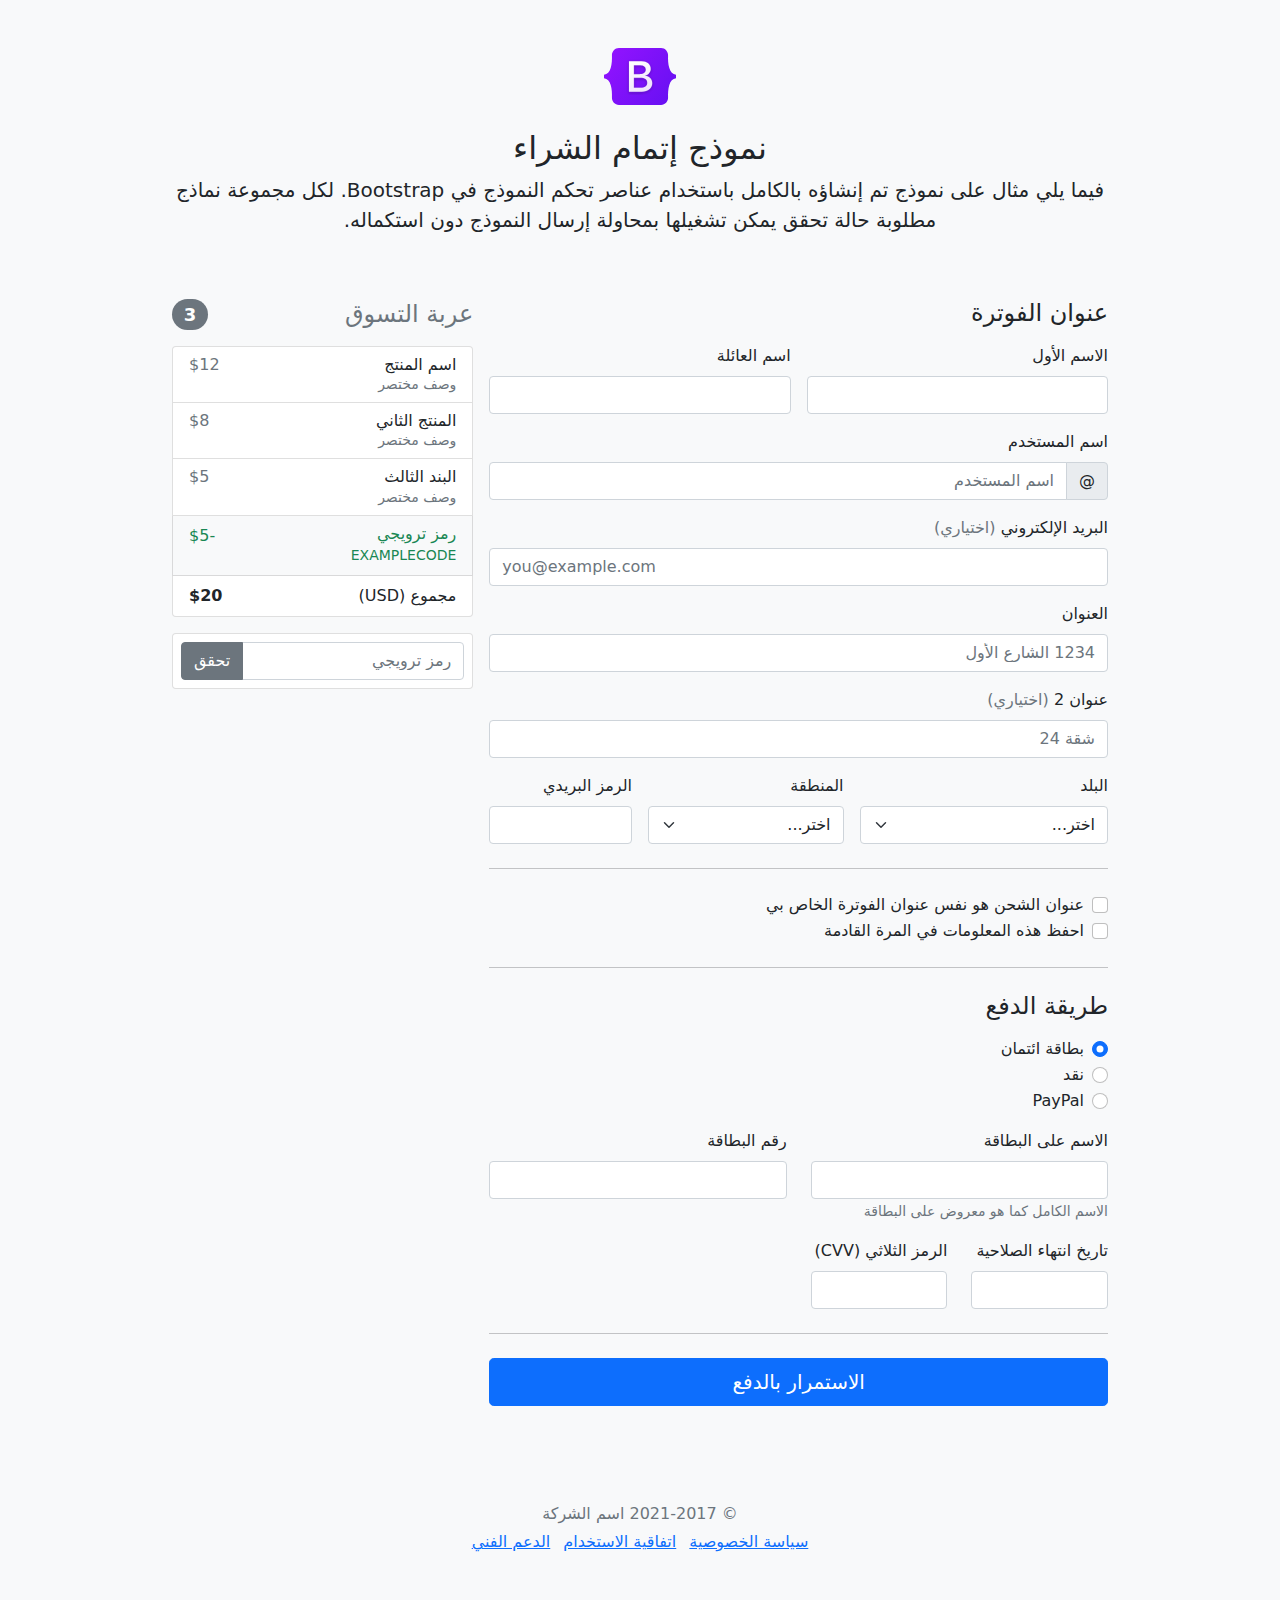
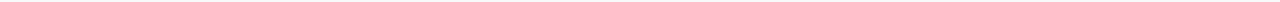
<file: bootstrap/checkout-rtl/index.html>
<!doctype html>
<html lang="ar" dir="rtl">
  <head>
    <meta charset="utf-8">
    <meta name="viewport" content="width=device-width, initial-scale=1">
    <meta name="description" content="">
    <meta name="author" content="Mark Otto, Jacob Thornton, and Bootstrap contributors">
    <meta name="generator" content="Hugo 0.84.0">
    <title>مثال إتمام الشراء · Bootstrap v5.0</title>

    <link rel="canonical" href="https://getbootstrap.com/docs/5.0/examples/checkout-rtl/">

    

    <!-- Bootstrap core CSS -->
<link href="../assets/dist/css/bootstrap.rtl.min.css" rel="stylesheet">

    <style>
      .bd-placeholder-img {
        font-size: 1.125rem;
        text-anchor: middle;
        -webkit-user-select: none;
        -moz-user-select: none;
        user-select: none;
      }

      @media (min-width: 768px) {
        .bd-placeholder-img-lg {
          font-size: 3.5rem;
        }
      }
    </style>

    
    <!-- Custom styles for this template -->
    <link href="../checkout/form-validation.css" rel="stylesheet">
  </head>
  <body class="bg-light">
    
<div class="container">
  <main>
    <div class="py-5 text-center">
      <img class="d-block mx-auto mb-4" src="../assets/brand/bootstrap-logo.svg" alt="" width="72" height="57">
      <h2>نموذج إتمام الشراء</h2>
      <p class="lead">فيما يلي مثال على نموذج تم إنشاؤه بالكامل باستخدام عناصر تحكم النموذج في Bootstrap. لكل مجموعة نماذج مطلوبة حالة تحقق يمكن تشغيلها بمحاولة إرسال النموذج دون استكماله.</p>
    </div>

    <div class="row g-3">
      <div class="col-md-5 col-lg-4 order-md-last">
        <h4 class="d-flex justify-content-between align-items-center mb-3">
          <span class="text-muted">عربة التسوق</span>
          <span class="badge bg-secondary rounded-pill">3</span>
        </h4>
        <ul class="list-group mb-3">
          <li class="list-group-item d-flex justify-content-between lh-sm">
            <div>
              <h6 class="my-0">اسم المنتج</h6>
              <small class="text-muted">وصف مختصر</small>
            </div>
            <span class="text-muted">$12</span>
          </li>
          <li class="list-group-item d-flex justify-content-between lh-sm">
            <div>
              <h6 class="my-0">المنتج الثاني</h6>
              <small class="text-muted">وصف مختصر</small>
            </div>
            <span class="text-muted">$8</span>
          </li>
          <li class="list-group-item d-flex justify-content-between lh-sm">
            <div>
              <h6 class="my-0">البند الثالث</h6>
              <small class="text-muted">وصف مختصر</small>
            </div>
            <span class="text-muted">$5</span>
          </li>
          <li class="list-group-item d-flex justify-content-between bg-light">
            <div class="text-success">
              <h6 class="my-0">رمز ترويجي</h6>
              <small>EXAMPLECODE</small>
            </div>
            <span class="text-success">-$5</span>
          </li>
          <li class="list-group-item d-flex justify-content-between">
            <span>مجموع (USD)</span>
            <strong>$20</strong>
          </li>
        </ul>

        <form class="card p-2">
          <div class="input-group">
            <input type="text" class="form-control" placeholder="رمز ترويجي">
            <button type="submit" class="btn btn-secondary">تحقق</button>
          </div>
        </form>
      </div>
      <div class="col-md-7 col-lg-8">
        <h4 class="mb-3">عنوان الفوترة</h4>
        <form class="needs-validation" novalidate>
          <div class="row g-3">
            <div class="col-sm-6">
              <label for="firstName" class="form-label">الاسم الأول</label>
              <input type="text" class="form-control" id="firstName" placeholder="" value="" required>
              <div class="invalid-feedback">
                يرجى إدخال اسم أول صحيح.
              </div>
            </div>

            <div class="col-sm-6">
              <label for="lastName" class="form-label">اسم العائلة</label>
              <input type="text" class="form-control" id="lastName" placeholder="" value="" required>
              <div class="invalid-feedback">
                يرجى إدخال اسم عائلة صحيح.
              </div>
            </div>

            <div class="col-12">
              <label for="username" class="form-label">اسم المستخدم</label>
              <div class="input-group has-validation">
                <span class="input-group-text">@</span>
                <input type="text" class="form-control" id="username" placeholder="اسم المستخدم" required>
              <div class="invalid-feedback">
                اسم المستخدم الخاص بك مطلوب.
                </div>
              </div>
            </div>

            <div class="col-12">
              <label for="email" class="form-label">البريد الإلكتروني <span class="text-muted">(اختياري)</span></label>
              <input type="email" class="form-control" id="email" placeholder="you@example.com">
              <div class="invalid-feedback">
                يرجى إدخال عنوان بريد إلكتروني صحيح لتصلكم تحديثات الشحن.
              </div>
            </div>

            <div class="col-12">
              <label for="address" class="form-label">العنوان</label>
              <input type="text" class="form-control" id="address" placeholder="1234 الشارع الأول" required>
              <div class="invalid-feedback">
                يرجى إدخال عنوان الشحن الخاص بك.
              </div>
            </div>

            <div class="col-12">
              <label for="address2" class="form-label">عنوان 2 <span class="text-muted">(اختياري)</span></label>
              <input type="text" class="form-control" id="address2" placeholder="شقة 24">
            </div>

            <div class="col-md-5">
              <label for="country" class="form-label">البلد</label>
              <select class="form-select" id="country" required>
                <option value="">اختر...</option>
                <option>الولايات المتحدة الأمريكية</option>
              </select>
              <div class="invalid-feedback">
                يرجى اختيار بلد صحيح.
              </div>
            </div>

            <div class="col-md-4">
              <label for="state" class="form-label">المنطقة</label>
              <select class="form-select" id="state" required>
                <option value="">اختر...</option>
                <option>كاليفورنيا</option>
              </select>
              <div class="invalid-feedback">
                يرجى اختيار اسم منطقة صحيح.
              </div>
            </div>

            <div class="col-md-3">
              <label for="zip" class="form-label">الرمز البريدي</label>
              <input type="text" class="form-control" id="zip" placeholder="" required>
              <div class="invalid-feedback">
                الرمز البريدي مطلوب.
              </div>
            </div>
          </div>

          <hr class="my-4">

          <div class="form-check">
            <input type="checkbox" class="form-check-input" id="same-address">
            <label class="form-check-label" for="same-address">عنوان الشحن هو نفس عنوان الفوترة الخاص بي</label>
          </div>

          <div class="form-check">
            <input type="checkbox" class="form-check-input" id="save-info">
            <label class="form-check-label" for="save-info">احفظ هذه المعلومات في المرة القادمة</label>
          </div>

          <hr class="my-4">

          <h4 class="mb-3">طريقة الدفع</h4>

          <div class="my-3">
            <div class="form-check">
              <input id="credit" name="paymentMethod" type="radio" class="form-check-input" checked required>
              <label class="form-check-label" for="credit">بطاقة ائتمان</label>
            </div>
            <div class="form-check">
              <input id="cash" name="paymentMethod" type="radio" class="form-check-input" required>
              <label class="form-check-label" for="cash">نقد</label>
            </div>
            <div class="form-check">
              <input id="paypal" name="paymentMethod" type="radio" class="form-check-input" required>
              <label class="form-check-label" for="paypal">PayPal</label>
            </div>
          </div>

          <div class="row gy-3">
            <div class="col-md-6">
              <label for="cc-name" class="form-label">الاسم على البطاقة</label>
              <input type="text" class="form-control" id="cc-name" placeholder="" required>
              <small class="text-muted">الاسم الكامل كما هو معروض على البطاقة</small>
              <div class="invalid-feedback">
                الاسم على البطاقة مطلوب
              </div>
            </div>

            <div class="col-md-6">
              <label for="cc-number" class="form-label">رقم البطاقة</label>
              <input type="text" class="form-control" id="cc-number" placeholder="" required>
              <div class="invalid-feedback">
                رقم بطاقة الائتمان مطلوب
              </div>
            </div>

            <div class="col-md-3">
              <label for="cc-expiration" class="form-label">تاريخ انتهاء الصلاحية</label>
              <input type="text" class="form-control" id="cc-expiration" placeholder="" required>
              <div class="invalid-feedback">
                تاريخ انتهاء الصلاحية مطلوب
              </div>
            </div>

            <div class="col-md-3">
              <label for="cc-cvv" class="form-label">الرمز الثلاثي (CVV)</label>
              <input type="text" class="form-control" id="cc-cvv" placeholder="" required>
              <div class="invalid-feedback">
                رمز الحماية مطلوب
              </div>
            </div>
          </div>

          <hr class="my-4">

          <button class="w-100 btn btn-primary btn-lg" type="submit">الاستمرار بالدفع</button>
        </form>
      </div>
    </div>
  </main>
  <footer class="my-5 pt-5 text-muted text-center text-small">
    <p class="mb-1">&copy; 2021-2017 اسم الشركة</p>
    <ul class="list-inline">
      <li class="list-inline-item"><a href="#">سياسة الخصوصية</a></li>
      <li class="list-inline-item"><a href="#">اتفاقية الاستخدام</a></li>
      <li class="list-inline-item"><a href="#">الدعم الفني</a></li>
    </ul>
  </footer>
</div>


    <script src="../assets/dist/js/bootstrap.bundle.min.js"></script>

      <script src="../checkout/form-validation.js"></script>
  </body>
</html>
</file>
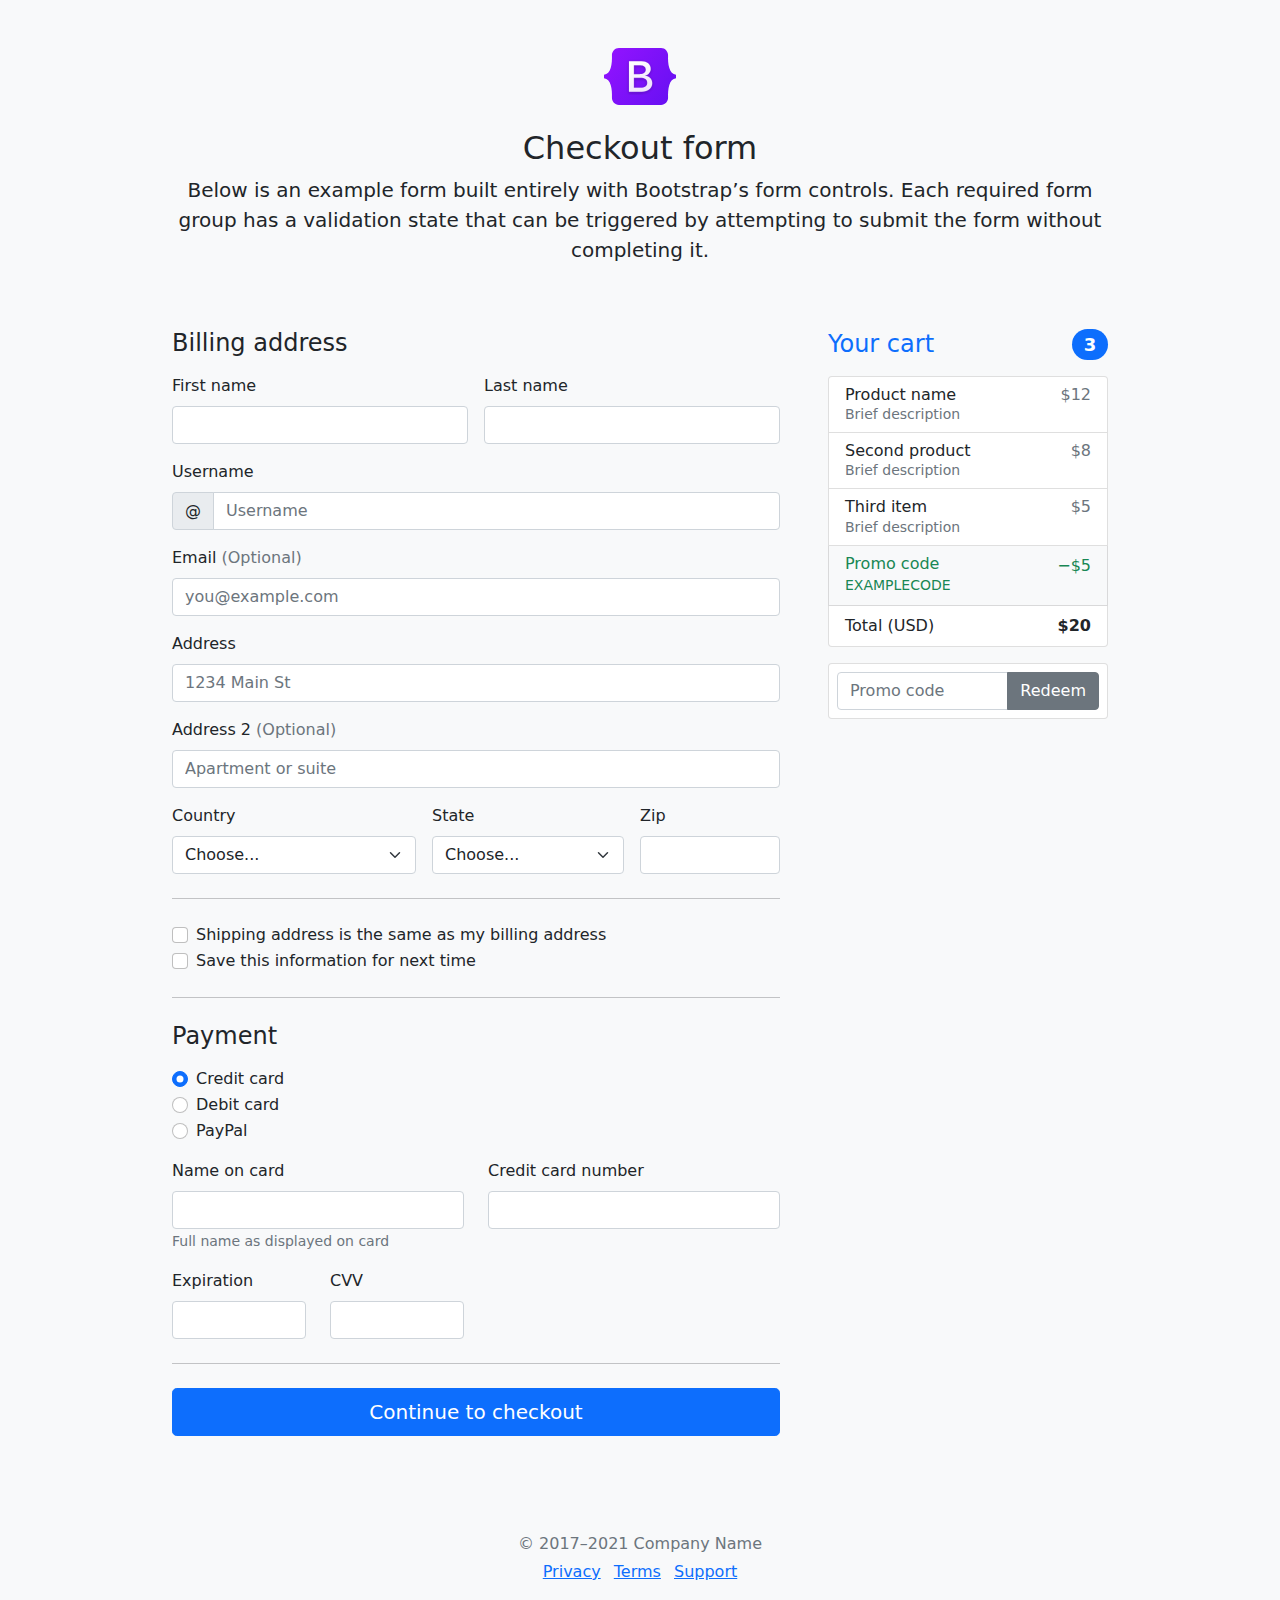
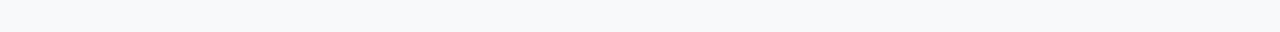
<file: bootstrap/checkout/index.html>
<!doctype html>
<html lang="en">
  <head>
    <meta charset="utf-8">
    <meta name="viewport" content="width=device-width, initial-scale=1">
    <meta name="description" content="">
    <meta name="author" content="Mark Otto, Jacob Thornton, and Bootstrap contributors">
    <meta name="generator" content="Hugo 0.84.0">
    <title>Checkout example · Bootstrap v5.0</title>

    <link rel="canonical" href="https://getbootstrap.com/docs/5.0/examples/checkout/">

    

    <!-- Bootstrap core CSS -->
<link href="../assets/dist/css/bootstrap.min.css" rel="stylesheet">

    <style>
      .bd-placeholder-img {
        font-size: 1.125rem;
        text-anchor: middle;
        -webkit-user-select: none;
        -moz-user-select: none;
        user-select: none;
      }

      @media (min-width: 768px) {
        .bd-placeholder-img-lg {
          font-size: 3.5rem;
        }
      }
    </style>

    
    <!-- Custom styles for this template -->
    <link href="form-validation.css" rel="stylesheet">
  </head>
  <body class="bg-light">
    
<div class="container">
  <main>
    <div class="py-5 text-center">
      <img class="d-block mx-auto mb-4" src="../assets/brand/bootstrap-logo.svg" alt="" width="72" height="57">
      <h2>Checkout form</h2>
      <p class="lead">Below is an example form built entirely with Bootstrap’s form controls. Each required form group has a validation state that can be triggered by attempting to submit the form without completing it.</p>
    </div>

    <div class="row g-5">
      <div class="col-md-5 col-lg-4 order-md-last">
        <h4 class="d-flex justify-content-between align-items-center mb-3">
          <span class="text-primary">Your cart</span>
          <span class="badge bg-primary rounded-pill">3</span>
        </h4>
        <ul class="list-group mb-3">
          <li class="list-group-item d-flex justify-content-between lh-sm">
            <div>
              <h6 class="my-0">Product name</h6>
              <small class="text-muted">Brief description</small>
            </div>
            <span class="text-muted">$12</span>
          </li>
          <li class="list-group-item d-flex justify-content-between lh-sm">
            <div>
              <h6 class="my-0">Second product</h6>
              <small class="text-muted">Brief description</small>
            </div>
            <span class="text-muted">$8</span>
          </li>
          <li class="list-group-item d-flex justify-content-between lh-sm">
            <div>
              <h6 class="my-0">Third item</h6>
              <small class="text-muted">Brief description</small>
            </div>
            <span class="text-muted">$5</span>
          </li>
          <li class="list-group-item d-flex justify-content-between bg-light">
            <div class="text-success">
              <h6 class="my-0">Promo code</h6>
              <small>EXAMPLECODE</small>
            </div>
            <span class="text-success">−$5</span>
          </li>
          <li class="list-group-item d-flex justify-content-between">
            <span>Total (USD)</span>
            <strong>$20</strong>
          </li>
        </ul>

        <form class="card p-2">
          <div class="input-group">
            <input type="text" class="form-control" placeholder="Promo code">
            <button type="submit" class="btn btn-secondary">Redeem</button>
          </div>
        </form>
      </div>
      <div class="col-md-7 col-lg-8">
        <h4 class="mb-3">Billing address</h4>
        <form class="needs-validation" novalidate>
          <div class="row g-3">
            <div class="col-sm-6">
              <label for="firstName" class="form-label">First name</label>
              <input type="text" class="form-control" id="firstName" placeholder="" value="" required>
              <div class="invalid-feedback">
                Valid first name is required.
              </div>
            </div>

            <div class="col-sm-6">
              <label for="lastName" class="form-label">Last name</label>
              <input type="text" class="form-control" id="lastName" placeholder="" value="" required>
              <div class="invalid-feedback">
                Valid last name is required.
              </div>
            </div>

            <div class="col-12">
              <label for="username" class="form-label">Username</label>
              <div class="input-group has-validation">
                <span class="input-group-text">@</span>
                <input type="text" class="form-control" id="username" placeholder="Username" required>
              <div class="invalid-feedback">
                  Your username is required.
                </div>
              </div>
            </div>

            <div class="col-12">
              <label for="email" class="form-label">Email <span class="text-muted">(Optional)</span></label>
              <input type="email" class="form-control" id="email" placeholder="you@example.com">
              <div class="invalid-feedback">
                Please enter a valid email address for shipping updates.
              </div>
            </div>

            <div class="col-12">
              <label for="address" class="form-label">Address</label>
              <input type="text" class="form-control" id="address" placeholder="1234 Main St" required>
              <div class="invalid-feedback">
                Please enter your shipping address.
              </div>
            </div>

            <div class="col-12">
              <label for="address2" class="form-label">Address 2 <span class="text-muted">(Optional)</span></label>
              <input type="text" class="form-control" id="address2" placeholder="Apartment or suite">
            </div>

            <div class="col-md-5">
              <label for="country" class="form-label">Country</label>
              <select class="form-select" id="country" required>
                <option value="">Choose...</option>
                <option>United States</option>
              </select>
              <div class="invalid-feedback">
                Please select a valid country.
              </div>
            </div>

            <div class="col-md-4">
              <label for="state" class="form-label">State</label>
              <select class="form-select" id="state" required>
                <option value="">Choose...</option>
                <option>California</option>
              </select>
              <div class="invalid-feedback">
                Please provide a valid state.
              </div>
            </div>

            <div class="col-md-3">
              <label for="zip" class="form-label">Zip</label>
              <input type="text" class="form-control" id="zip" placeholder="" required>
              <div class="invalid-feedback">
                Zip code required.
              </div>
            </div>
          </div>

          <hr class="my-4">

          <div class="form-check">
            <input type="checkbox" class="form-check-input" id="same-address">
            <label class="form-check-label" for="same-address">Shipping address is the same as my billing address</label>
          </div>

          <div class="form-check">
            <input type="checkbox" class="form-check-input" id="save-info">
            <label class="form-check-label" for="save-info">Save this information for next time</label>
          </div>

          <hr class="my-4">

          <h4 class="mb-3">Payment</h4>

          <div class="my-3">
            <div class="form-check">
              <input id="credit" name="paymentMethod" type="radio" class="form-check-input" checked required>
              <label class="form-check-label" for="credit">Credit card</label>
            </div>
            <div class="form-check">
              <input id="debit" name="paymentMethod" type="radio" class="form-check-input" required>
              <label class="form-check-label" for="debit">Debit card</label>
            </div>
            <div class="form-check">
              <input id="paypal" name="paymentMethod" type="radio" class="form-check-input" required>
              <label class="form-check-label" for="paypal">PayPal</label>
            </div>
          </div>

          <div class="row gy-3">
            <div class="col-md-6">
              <label for="cc-name" class="form-label">Name on card</label>
              <input type="text" class="form-control" id="cc-name" placeholder="" required>
              <small class="text-muted">Full name as displayed on card</small>
              <div class="invalid-feedback">
                Name on card is required
              </div>
            </div>

            <div class="col-md-6">
              <label for="cc-number" class="form-label">Credit card number</label>
              <input type="text" class="form-control" id="cc-number" placeholder="" required>
              <div class="invalid-feedback">
                Credit card number is required
              </div>
            </div>

            <div class="col-md-3">
              <label for="cc-expiration" class="form-label">Expiration</label>
              <input type="text" class="form-control" id="cc-expiration" placeholder="" required>
              <div class="invalid-feedback">
                Expiration date required
              </div>
            </div>

            <div class="col-md-3">
              <label for="cc-cvv" class="form-label">CVV</label>
              <input type="text" class="form-control" id="cc-cvv" placeholder="" required>
              <div class="invalid-feedback">
                Security code required
              </div>
            </div>
          </div>

          <hr class="my-4">

          <button class="w-100 btn btn-primary btn-lg" type="submit">Continue to checkout</button>
        </form>
      </div>
    </div>
  </main>

  <footer class="my-5 pt-5 text-muted text-center text-small">
    <p class="mb-1">&copy; 2017–2021 Company Name</p>
    <ul class="list-inline">
      <li class="list-inline-item"><a href="#">Privacy</a></li>
      <li class="list-inline-item"><a href="#">Terms</a></li>
      <li class="list-inline-item"><a href="#">Support</a></li>
    </ul>
  </footer>
</div>


    <script src="../assets/dist/js/bootstrap.bundle.min.js"></script>

      <script src="form-validation.js"></script>
  </body>
</html>
</file>
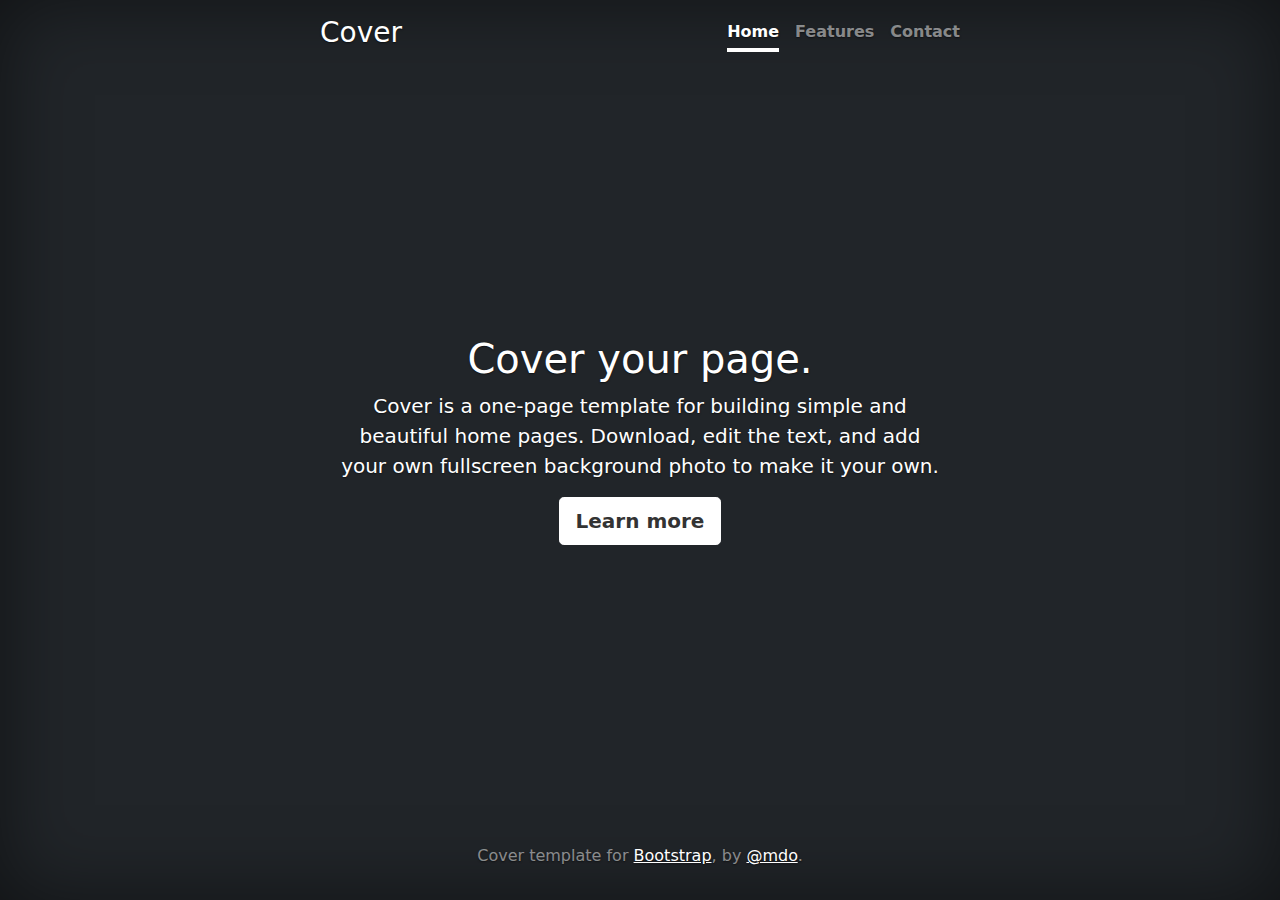
<file: bootstrap/cover/index.html>
<!doctype html>
<html lang="en" class="h-100">
  <head>
    <meta charset="utf-8">
    <meta name="viewport" content="width=device-width, initial-scale=1">
    <meta name="description" content="">
    <meta name="author" content="Mark Otto, Jacob Thornton, and Bootstrap contributors">
    <meta name="generator" content="Hugo 0.84.0">
    <title>Cover Template · Bootstrap v5.0</title>

    <link rel="canonical" href="https://getbootstrap.com/docs/5.0/examples/cover/">

    

    <!-- Bootstrap core CSS -->
<link href="../assets/dist/css/bootstrap.min.css" rel="stylesheet">

    <style>
      .bd-placeholder-img {
        font-size: 1.125rem;
        text-anchor: middle;
        -webkit-user-select: none;
        -moz-user-select: none;
        user-select: none;
      }

      @media (min-width: 768px) {
        .bd-placeholder-img-lg {
          font-size: 3.5rem;
        }
      }
    </style>

    
    <!-- Custom styles for this template -->
    <link href="cover.css" rel="stylesheet">
  </head>
  <body class="d-flex h-100 text-center text-white bg-dark">
    
<div class="cover-container d-flex w-100 h-100 p-3 mx-auto flex-column">
  <header class="mb-auto">
    <div>
      <h3 class="float-md-start mb-0">Cover</h3>
      <nav class="nav nav-masthead justify-content-center float-md-end">
        <a class="nav-link active" aria-current="page" href="#">Home</a>
        <a class="nav-link" href="#">Features</a>
        <a class="nav-link" href="#">Contact</a>
      </nav>
    </div>
  </header>

  <main class="px-3">
    <h1>Cover your page.</h1>
    <p class="lead">Cover is a one-page template for building simple and beautiful home pages. Download, edit the text, and add your own fullscreen background photo to make it your own.</p>
    <p class="lead">
      <a href="#" class="btn btn-lg btn-secondary fw-bold border-white bg-white">Learn more</a>
    </p>
  </main>

  <footer class="mt-auto text-white-50">
    <p>Cover template for <a href="https://getbootstrap.com/" class="text-white">Bootstrap</a>, by <a href="https://twitter.com/mdo" class="text-white">@mdo</a>.</p>
  </footer>
</div>


    
  </body>
</html>
</file>
<file: style.css>
html,
body {
    height: 100%;
}

body {
    display: flex;
    align-items: center;
    padding-top: 40px;
    padding-bottom: 40px;
    background-color: #f5f5f5;
}

.form-signin {
    width: 100%;
    max-width: 430px;
    padding: 15px;
    margin: auto;
}

.form-signin .checkbox {
    font-weight: 400;
}

.form-signin .form-floating:focus-within {
    z-index: 2;
}

.form-signin input[type="email"] {
    margin-bottom: -1px;
    border-bottom-right-radius: 0;
    border-bottom-left-radius: 0;
}

.form-signin input[type="password"] {
    margin-bottom: 10px;
    border-top-left-radius: 0;
    border-top-right-radius: 0;
}

.btn-primary {
    color: #000;
    background-color: #ffffff;
    border-color: #0d6efd;
}
</file>
<file: bootstrap/blog/blog.rtl.css>
/* stylelint-disable selector-list-comma-newline-after */

.blog-header {
  line-height: 1;
  border-bottom: 1px solid #e5e5e5;
}

.blog-header-logo {
  font-family: Amiri, Georgia, "Times New Roman", serif;
  font-size: 2.25rem;
}

.blog-header-logo:hover {
  text-decoration: none;
}

h1, h2, h3, h4, h5, h6 {
  font-family: Amiri, Georgia, "Times New Roman", serif;
}

.display-4 {
  font-size: 2.5rem;
}
@media (min-width: 768px) {
  .display-4 {
    font-size: 3rem;
  }
}

.nav-scroller {
  position: relative;
  z-index: 2;
  height: 2.75rem;
  overflow-y: hidden;
}

.nav-scroller .nav {
  display: flex;
  flex-wrap: nowrap;
  padding-bottom: 1rem;
  margin-top: -1px;
  overflow-x: auto;
  text-align: center;
  white-space: nowrap;
  -webkit-overflow-scrolling: touch;
}

.nav-scroller .nav-link {
  padding-top: .75rem;
  padding-bottom: .75rem;
  font-size: .875rem;
}

.card-img-right {
  height: 100%;
  border-radius: 3px 0 0 3px;
}

.flex-auto {
  flex: 0 0 auto;
}

.h-250 { height: 250px; }
@media (min-width: 768px) {
  .h-md-250 { height: 250px; }
}

/* Pagination */
.blog-pagination {
  margin-bottom: 4rem;
}
.blog-pagination > .btn {
  border-radius: 2rem;
}

/*
 * Blog posts
 */
.blog-post {
  margin-bottom: 4rem;
}
.blog-post-title {
  margin-bottom: .25rem;
  font-size: 2.5rem;
}
.blog-post-meta {
  margin-bottom: 1.25rem;
  color: #727272;
}

/*
 * Footer
 */
.blog-footer {
  padding: 2.5rem 0;
  color: #727272;
  text-align: center;
  background-color: #f9f9f9;
  border-top: .05rem solid #e5e5e5;
}
.blog-footer p:last-child {
  margin-bottom: 0;
}
</file>
<file: bootstrap/blog/blog.css>
/* stylelint-disable selector-list-comma-newline-after */

.blog-header {
  line-height: 1;
  border-bottom: 1px solid #e5e5e5;
}

.blog-header-logo {
  font-family: "Playfair Display", Georgia, "Times New Roman", serif/*rtl:Amiri, Georgia, "Times New Roman", serif*/;
  font-size: 2.25rem;
}

.blog-header-logo:hover {
  text-decoration: none;
}

h1, h2, h3, h4, h5, h6 {
  font-family: "Playfair Display", Georgia, "Times New Roman", serif/*rtl:Amiri, Georgia, "Times New Roman", serif*/;
}

.display-4 {
  font-size: 2.5rem;
}
@media (min-width: 768px) {
  .display-4 {
    font-size: 3rem;
  }
}

.nav-scroller {
  position: relative;
  z-index: 2;
  height: 2.75rem;
  overflow-y: hidden;
}

.nav-scroller .nav {
  display: flex;
  flex-wrap: nowrap;
  padding-bottom: 1rem;
  margin-top: -1px;
  overflow-x: auto;
  text-align: center;
  white-space: nowrap;
  -webkit-overflow-scrolling: touch;
}

.nav-scroller .nav-link {
  padding-top: .75rem;
  padding-bottom: .75rem;
  font-size: .875rem;
}

.card-img-right {
  height: 100%;
  border-radius: 0 3px 3px 0;
}

.flex-auto {
  flex: 0 0 auto;
}

.h-250 { height: 250px; }
@media (min-width: 768px) {
  .h-md-250 { height: 250px; }
}

/* Pagination */
.blog-pagination {
  margin-bottom: 4rem;
}
.blog-pagination > .btn {
  border-radius: 2rem;
}

/*
 * Blog posts
 */
.blog-post {
  margin-bottom: 4rem;
}
.blog-post-title {
  margin-bottom: .25rem;
  font-size: 2.5rem;
}
.blog-post-meta {
  margin-bottom: 1.25rem;
  color: #727272;
}

/*
 * Footer
 */
.blog-footer {
  padding: 2.5rem 0;
  color: #727272;
  text-align: center;
  background-color: #f9f9f9;
  border-top: .05rem solid #e5e5e5;
}
.blog-footer p:last-child {
  margin-bottom: 0;
}
</file>
<file: bootstrap/carousel/carousel.rtl.css>
/* GLOBAL STYLES
-------------------------------------------------- */
/* Padding below the footer and lighter body text */

body {
  padding-top: 3rem;
  padding-bottom: 3rem;
  color: #5a5a5a;
}


/* CUSTOMIZE THE CAROUSEL
-------------------------------------------------- */

/* Carousel base class */
.carousel {
  margin-bottom: 4rem;
}
/* Since positioning the image, we need to help out the caption */
.carousel-caption {
  bottom: 3rem;
  z-index: 10;
}

/* Declare heights because of positioning of img element */
.carousel-item {
  height: 32rem;
}
.carousel-item > img {
  position: absolute;
  top: 0;
  right: 0;
  min-width: 100%;
  height: 32rem;
}


/* MARKETING CONTENT
-------------------------------------------------- */

/* Center align the text within the three columns below the carousel */
.marketing .col-lg-4 {
  margin-bottom: 1.5rem;
  text-align: center;
}
.marketing h2 {
  font-weight: 400;
}
.marketing .col-lg-4 p {
  margin-right: .75rem;
  margin-left: .75rem;
}


/* Featurettes
------------------------- */

.featurette-divider {
  margin: 5rem 0; /* Space out the Bootstrap <hr> more */
}

/* Thin out the marketing headings */
.featurette-heading {
  font-weight: 300;
  line-height: 1;
}


/* RESPONSIVE CSS
-------------------------------------------------- */

@media (min-width: 40em) {
  /* Bump up size of carousel content */
  .carousel-caption p {
    margin-bottom: 1.25rem;
    font-size: 1.25rem;
    line-height: 1.4;
  }

  .featurette-heading {
    font-size: 50px;
  }
}

@media (min-width: 62em) {
  .featurette-heading {
    margin-top: 7rem;
  }
}
</file>
<file: bootstrap/carousel/carousel.css>
/* GLOBAL STYLES
-------------------------------------------------- */
/* Padding below the footer and lighter body text */

body {
  padding-top: 3rem;
  padding-bottom: 3rem;
  color: #5a5a5a;
}


/* CUSTOMIZE THE CAROUSEL
-------------------------------------------------- */

/* Carousel base class */
.carousel {
  margin-bottom: 4rem;
}
/* Since positioning the image, we need to help out the caption */
.carousel-caption {
  bottom: 3rem;
  z-index: 10;
}

/* Declare heights because of positioning of img element */
.carousel-item {
  height: 32rem;
}
.carousel-item > img {
  position: absolute;
  top: 0;
  left: 0;
  min-width: 100%;
  height: 32rem;
}


/* MARKETING CONTENT
-------------------------------------------------- */

/* Center align the text within the three columns below the carousel */
.marketing .col-lg-4 {
  margin-bottom: 1.5rem;
  text-align: center;
}
.marketing h2 {
  font-weight: 400;
}
/* rtl:begin:ignore */
.marketing .col-lg-4 p {
  margin-right: .75rem;
  margin-left: .75rem;
}
/* rtl:end:ignore */


/* Featurettes
------------------------- */

.featurette-divider {
  margin: 5rem 0; /* Space out the Bootstrap <hr> more */
}

/* Thin out the marketing headings */
.featurette-heading {
  font-weight: 300;
  line-height: 1;
  /* rtl:remove */
  letter-spacing: -.05rem;
}


/* RESPONSIVE CSS
-------------------------------------------------- */

@media (min-width: 40em) {
  /* Bump up size of carousel content */
  .carousel-caption p {
    margin-bottom: 1.25rem;
    font-size: 1.25rem;
    line-height: 1.4;
  }

  .featurette-heading {
    font-size: 50px;
  }
}

@media (min-width: 62em) {
  .featurette-heading {
    margin-top: 7rem;
  }
}
</file>
<file: bootstrap/checkout/form-validation.css>
.container {
  max-width: 960px;
}
</file>
<file: bootstrap/cover/cover.css>
/*
 * Globals
 */


/* Custom default button */
.btn-secondary,
.btn-secondary:hover,
.btn-secondary:focus {
  color: #333;
  text-shadow: none; /* Prevent inheritance from `body` */
}


/*
 * Base structure
 */

body {
  text-shadow: 0 .05rem .1rem rgba(0, 0, 0, .5);
  box-shadow: inset 0 0 5rem rgba(0, 0, 0, .5);
}

.cover-container {
  max-width: 42em;
}


/*
 * Header
 */

.nav-masthead .nav-link {
  padding: .25rem 0;
  font-weight: 700;
  color: rgba(255, 255, 255, .5);
  background-color: transparent;
  border-bottom: .25rem solid transparent;
}

.nav-masthead .nav-link:hover,
.nav-masthead .nav-link:focus {
  border-bottom-color: rgba(255, 255, 255, .25);
}

.nav-masthead .nav-link + .nav-link {
  margin-left: 1rem;
}

.nav-masthead .active {
  color: #fff;
  border-bottom-color: #fff;
}
</file>
<file: bootstrap/cheatsheet/cheatsheet.rtl.css>
body {
  scroll-behavior: smooth;
}

/**
 * Bootstrap "Journal code" icon
 * @link https://icons.getbootstrap.com/icons/journal-code/
 */
.bd-heading a::before {
  display: inline-block;
  width: 1em;
  height: 1em;
  margin-left: .25rem;
  content: "";
  background-image: url("data:image/svg+xml,%3Csvg xmlns='http://www.w3.org/2000/svg' fill='%25230d6efd' viewBox='0 0 16 16'%3E%3Cpath d='M4 1h8a2 2 0 0 1 2 2v10a2 2 0 0 1-2 2H4a2 2 0 0 1-2-2h1a1 1 0 0 0 1 1h8a1 1 0 0 0 1-1V3a1 1 0 0 0-1-1H4a1 1 0 0 0-1 1H2a2 2 0 0 1 2-2z'/%3E%3Cpath d='M2 5v-.5a.5.5 0 0 1 1 0V5h.5a.5.5 0 0 1 0 1h-2a.5.5 0 0 1 0-1H2zm0 3v-.5a.5.5 0 0 1 1 0V8h.5a.5.5 0 0 1 0 1h-2a.5.5 0 0 1 0-1H2zm0 3v-.5a.5.5 0 0 1 1 0v.5h.5a.5.5 0 0 1 0 1h-2a.5.5 0 0 1 0-1H2z'/%3E%3Cpath fill-rule='evenodd' d='M8.646 5.646a.5.5 0 0 1 .708 0l2 2a.5.5 0 0 1 0 .708l-2 2a.5.5 0 0 1-.708-.708L10.293 8 8.646 6.354a.5.5 0 0 1 0-.708zm-1.292 0a.5.5 0 0 0-.708 0l-2 2a.5.5 0 0 0 0 .708l2 2a.5.5 0 0 0 .708-.708L5.707 8l1.647-1.646a.5.5 0 0 0 0-.708z'/%3E%3C/svg%3E");
  background-size: 1em;
}

/* stylelint-disable-next-line selector-max-universal */
.bd-heading + div > * + * {
  margin-top: 3rem;
}

/* Table of contents */
.bd-aside a {
  padding: .1875rem .5rem;
  margin-top: .125rem;
  margin-right: .3125rem;
  color: rgba(0, 0, 0, .65);
  text-decoration: none;
}

.bd-aside a:hover,
.bd-aside a:focus {
  color: rgba(0, 0, 0, .85);
  background-color: rgba(121, 82, 179, .1);
}

.bd-aside .active {
  font-weight: 600;
  color: rgba(0, 0, 0, .85);
}

.bd-aside .btn {
  padding: .25rem .5rem;
  font-weight: 600;
  color: rgba(0, 0, 0, .65);
  border: 0;
}

.bd-aside .btn:hover,
.bd-aside .btn:focus {
  color: rgba(0, 0, 0, .85);
  background-color: rgba(121, 82, 179, .1);
}

.bd-aside .btn:focus {
  box-shadow: 0 0 0 1px rgba(121, 82, 179, .7);
}

.bd-aside .btn::before {
  width: 1.25em;
  line-height: 0;
  content: url("data:image/svg+xml,%3csvg xmlns='http://www.w3.org/2000/svg' width='16' height='16' viewBox='0 0 16 16'%3e%3cpath fill='none' stroke='rgba%280,0,0,.5%29' stroke-linecap='round' stroke-linejoin='round' stroke-width='2' d='M5 14l6-6-6-6'/%3e%3c/svg%3e");
  transition: transform .35s ease;
  transform: rotate(180deg) translateX(-2px);
  transform-origin: .5em 50%;
}

.bd-aside .btn[aria-expanded="true"]::before {
  transform: rotate(90deg);
}


/* Examples */
.scrollspy-example {
  position: relative;
  height: 200px;
  margin-top: .5rem;
  overflow: auto;
}

[id="modal"] .bd-example .btn,
[id="buttons"] .bd-example .btn,
[id="tooltips"] .bd-example .btn,
[id="popovers"] .bd-example .btn,
[id="dropdowns"] .bd-example .btn-group,
[id="dropdowns"] .bd-example .dropdown,
[id="dropdowns"] .bd-example .dropup,
[id="dropdowns"] .bd-example .dropend,
[id="dropdowns"] .bd-example .dropstart {
  margin: 0 0 1rem 1rem;
}

/* Layout */
@media (min-width: 1200px) {
  body {
    display: grid;
    gap: 1rem;
    grid-template-columns: 1fr 4fr 1fr;
    grid-template-rows: auto;
  }

  .bd-header {
    position: fixed;
    top: 0;
    right: 0;
    left: 0;
    z-index: 1030;
    grid-column: 1 / span 3;
  }

  .bd-aside,
  .bd-cheatsheet {
    padding-top: 4rem;
  }

  /**
   * 1. Too bad only Firefox supports subgrids ATM
   */
  .bd-cheatsheet,
  .bd-cheatsheet section,
  .bd-cheatsheet article {
    display: inherit; /* 1 */
    gap: inherit; /* 1 */
    grid-template-columns: 1fr 4fr;
    grid-column: 1 / span 2;
    grid-template-rows: auto;
  }

  .bd-aside {
    grid-area: 1 / 3;
    scroll-margin-top: 4rem;
  }

  .bd-cheatsheet section,
  .bd-cheatsheet section > h2 {
    top: 2rem;
    scroll-margin-top: 2rem;
  }

  .bd-cheatsheet section > h2::before {
    position: absolute;
    top: 0;
    right: 0;
    bottom: -2rem;
    left: 0;
    z-index: -1;
    content: "";
    background-image: linear-gradient(to bottom, rgba(255, 255, 255, 1) calc(100% - 3rem), rgba(255, 255, 255, .01));
  }

  .bd-cheatsheet article,
  .bd-cheatsheet .bd-heading {
    top: 8rem;
    scroll-margin-top: 8rem;
  }

  .bd-cheatsheet .bd-heading {
    z-index: 1;
  }
}
</file>
<file: bootstrap/cheatsheet/cheatsheet.css>
body {
  scroll-behavior: smooth;
}

/**
 * Bootstrap "Journal code" icon
 * @link https://icons.getbootstrap.com/icons/journal-code/
 */
.bd-heading a::before {
  display: inline-block;
  width: 1em;
  height: 1em;
  margin-right: .25rem;
  content: "";
  background-image: url("data:image/svg+xml,%3Csvg xmlns='http://www.w3.org/2000/svg' fill='%25230d6efd' viewBox='0 0 16 16'%3E%3Cpath d='M4 1h8a2 2 0 0 1 2 2v10a2 2 0 0 1-2 2H4a2 2 0 0 1-2-2h1a1 1 0 0 0 1 1h8a1 1 0 0 0 1-1V3a1 1 0 0 0-1-1H4a1 1 0 0 0-1 1H2a2 2 0 0 1 2-2z'/%3E%3Cpath d='M2 5v-.5a.5.5 0 0 1 1 0V5h.5a.5.5 0 0 1 0 1h-2a.5.5 0 0 1 0-1H2zm0 3v-.5a.5.5 0 0 1 1 0V8h.5a.5.5 0 0 1 0 1h-2a.5.5 0 0 1 0-1H2zm0 3v-.5a.5.5 0 0 1 1 0v.5h.5a.5.5 0 0 1 0 1h-2a.5.5 0 0 1 0-1H2z'/%3E%3Cpath fill-rule='evenodd' d='M8.646 5.646a.5.5 0 0 1 .708 0l2 2a.5.5 0 0 1 0 .708l-2 2a.5.5 0 0 1-.708-.708L10.293 8 8.646 6.354a.5.5 0 0 1 0-.708zm-1.292 0a.5.5 0 0 0-.708 0l-2 2a.5.5 0 0 0 0 .708l2 2a.5.5 0 0 0 .708-.708L5.707 8l1.647-1.646a.5.5 0 0 0 0-.708z'/%3E%3C/svg%3E");
  background-size: 1em;
}

/* stylelint-disable-next-line selector-max-universal */
.bd-heading + div > * + * {
  margin-top: 3rem;
}

/* Table of contents */
.bd-aside a {
  padding: .1875rem .5rem;
  margin-top: .125rem;
  margin-left: .3125rem;
  color: rgba(0, 0, 0, .65);
  text-decoration: none;
}

.bd-aside a:hover,
.bd-aside a:focus {
  color: rgba(0, 0, 0, .85);
  background-color: rgba(121, 82, 179, .1);
}

.bd-aside .active {
  font-weight: 600;
  color: rgba(0, 0, 0, .85);
}

.bd-aside .btn {
  padding: .25rem .5rem;
  font-weight: 600;
  color: rgba(0, 0, 0, .65);
  border: 0;
}

.bd-aside .btn:hover,
.bd-aside .btn:focus {
  color: rgba(0, 0, 0, .85);
  background-color: rgba(121, 82, 179, .1);
}

.bd-aside .btn:focus {
  box-shadow: 0 0 0 1px rgba(121, 82, 179, .7);
}

.bd-aside .btn::before {
  width: 1.25em;
  line-height: 0;
  content: url("data:image/svg+xml,%3csvg xmlns='http://www.w3.org/2000/svg' width='16' height='16' viewBox='0 0 16 16'%3e%3cpath fill='none' stroke='rgba%280,0,0,.5%29' stroke-linecap='round' stroke-linejoin='round' stroke-width='2' d='M5 14l6-6-6-6'/%3e%3c/svg%3e");
  transition: transform .35s ease;

  /* rtl:raw:
  transform: rotate(180deg) translateX(-2px);
  */
  transform-origin: .5em 50%;
}

.bd-aside .btn[aria-expanded="true"]::before {
  transform: rotate(90deg)/* rtl:ignore */;
}


/* Examples */
.scrollspy-example {
  position: relative;
  height: 200px;
  margin-top: .5rem;
  overflow: auto;
}

[id="modal"] .bd-example .btn,
[id="buttons"] .bd-example .btn,
[id="tooltips"] .bd-example .btn,
[id="popovers"] .bd-example .btn,
[id="dropdowns"] .bd-example .btn-group,
[id="dropdowns"] .bd-example .dropdown,
[id="dropdowns"] .bd-example .dropup,
[id="dropdowns"] .bd-example .dropend,
[id="dropdowns"] .bd-example .dropstart {
  margin: 0 1rem 1rem 0;
}

/* Layout */
@media (min-width: 1200px) {
  body {
    display: grid;
    gap: 1rem;
    grid-template-columns: 1fr 4fr 1fr;
    grid-template-rows: auto;
  }

  .bd-header {
    position: fixed;
    top: 0;
    /* rtl:begin:ignore */
    right: 0;
    left: 0;
    /* rtl:end:ignore */
    z-index: 1030;
    grid-column: 1 / span 3;
  }

  .bd-aside,
  .bd-cheatsheet {
    padding-top: 4rem;
  }

  /**
   * 1. Too bad only Firefox supports subgrids ATM
   */
  .bd-cheatsheet,
  .bd-cheatsheet section,
  .bd-cheatsheet article {
    display: inherit; /* 1 */
    gap: inherit; /* 1 */
    grid-template-columns: 1fr 4fr;
    grid-column: 1 / span 2;
    grid-template-rows: auto;
  }

  .bd-aside {
    grid-area: 1 / 3;
    scroll-margin-top: 4rem;
  }

  .bd-cheatsheet section,
  .bd-cheatsheet section > h2 {
    top: 2rem;
    scroll-margin-top: 2rem;
  }

  .bd-cheatsheet section > h2::before {
    position: absolute;
    /* rtl:begin:ignore */
    top: 0;
    right: 0;
    bottom: -2rem;
    left: 0;
    /* rtl:end:ignore */
    z-index: -1;
    content: "";
    background-image: linear-gradient(to bottom, rgba(255, 255, 255, 1) calc(100% - 3rem), rgba(255, 255, 255, .01));
  }

  .bd-cheatsheet article,
  .bd-cheatsheet .bd-heading {
    top: 8rem;
    scroll-margin-top: 8rem;
  }

  .bd-cheatsheet .bd-heading {
    z-index: 1;
  }
}
</file>
